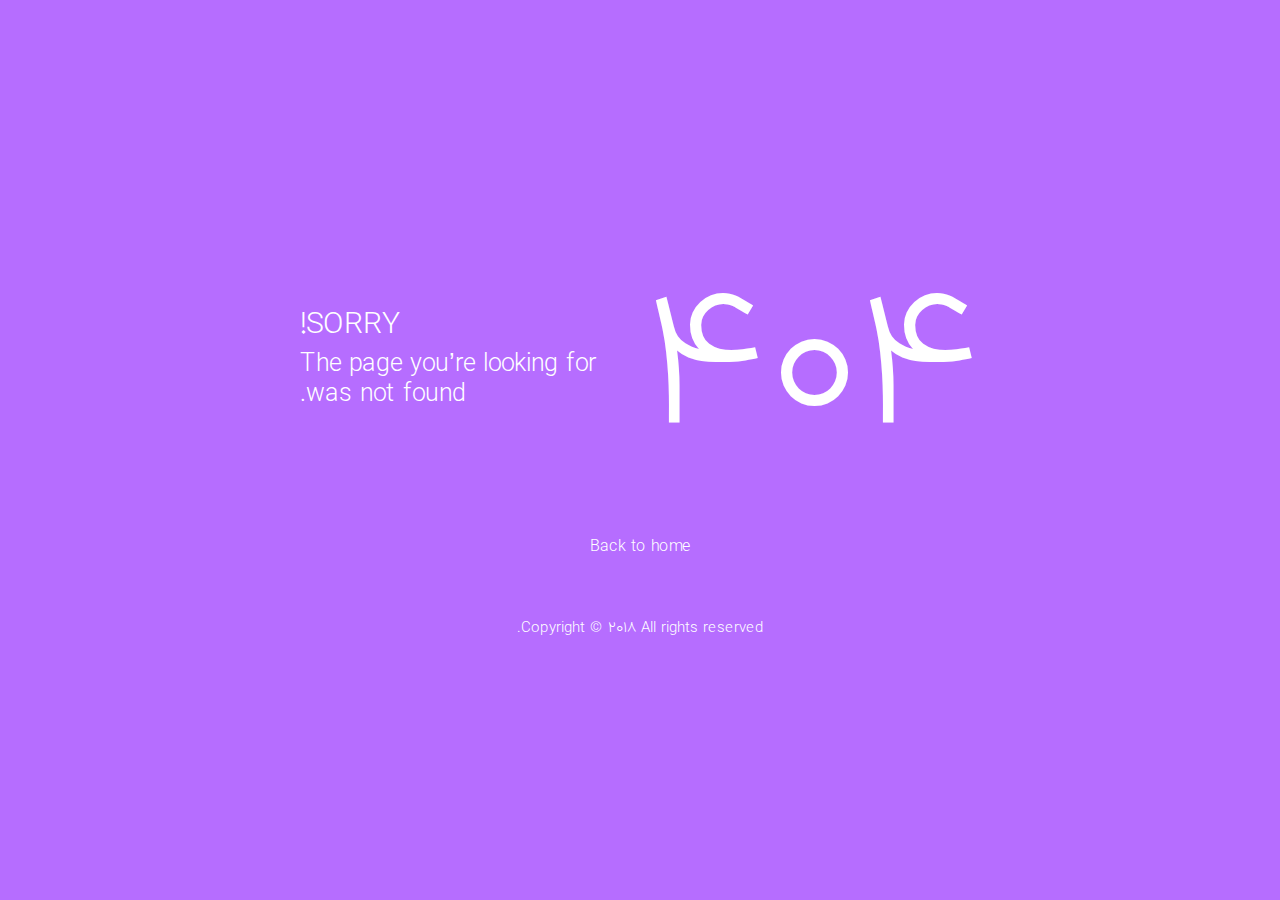
<file: pages/samples/error-404.html>
<!DOCTYPE html>
<html lang="en">
  <head>
    <!-- Required meta tags -->
    <meta charset="utf-8">
    <meta name="viewport" content="width=device-width, initial-scale=1, shrink-to-fit=no">
    <title>Purple Admin</title>
    <!-- plugins:css -->
    <link rel="stylesheet" href="../../assets/vendors/mdi/css/materialdesignicons.min.css">
    <link rel="stylesheet" href="../../assets/vendors/css/vendor.bundle.base.css">
    <!-- endinject -->
    <!-- Plugin css for this page -->
    <!-- End Plugin css for this page -->
    <!-- inject:css -->
    <!-- endinject -->
    <!-- Layout styles -->
    <link rel="stylesheet" href="../../assets/css/style.css">
    <!-- End layout styles -->
    <link rel="shortcut icon" href="../../assets/images/favicon.png" />
  </head>
  <body>
    <div class="container-scroller">
      <div class="container-fluid page-body-wrapper full-page-wrapper">
        <div class="content-wrapper d-flex align-items-center text-center error-page bg-primary">
          <div class="row flex-grow">
            <div class="col-lg-7 mx-auto text-white">
              <div class="row align-items-center d-flex flex-row">
                <div class="col-lg-6 text-lg-right pr-lg-4">
                  <h1 class="display-1 mb-0">404</h1>
                </div>
                <div class="col-lg-6 error-page-divider text-lg-left pl-lg-4">
                  <h2>SORRY!</h2>
                  <h3 class="font-weight-light">The page you’re looking for was not found.</h3>
                </div>
              </div>
              <div class="row mt-5">
                <div class="col-12 text-center mt-xl-2">
                  <a class="text-white font-weight-medium" href="../../index.html">Back to home</a>
                </div>
              </div>
              <div class="row mt-5">
                <div class="col-12 mt-xl-2">
                  <p class="text-white font-weight-medium text-center">Copyright &copy; 2018 All rights reserved.</p>
                </div>
              </div>
            </div>
          </div>
        </div>
        <!-- content-wrapper ends -->
      </div>
      <!-- page-body-wrapper ends -->
    </div>
    <!-- container-scroller -->
    <!-- plugins:js -->
    <script src="../../assets/vendors/js/vendor.bundle.base.js"></script>
    <!-- endinject -->
    <!-- Plugin js for this page -->
    <!-- End plugin js for this page -->
    <!-- inject:js -->
    <script src="../../assets/js/off-canvas.js"></script>
    <script src="../../assets/js/hoverable-collapse.js"></script>
    <script src="../../assets/js/misc.js"></script>
    <!-- endinject -->
  </body>
</html>
</file>
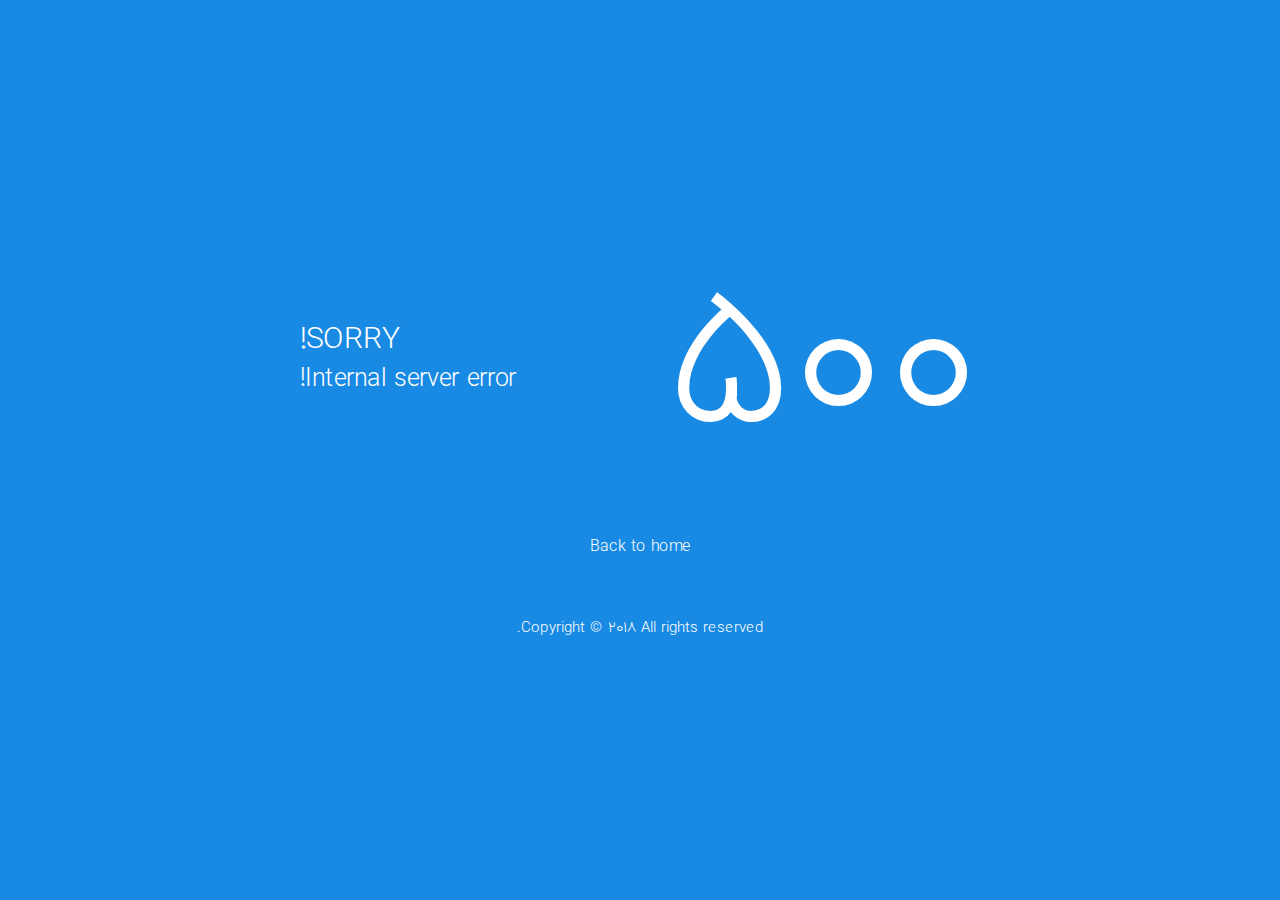
<file: pages/samples/error-500.html>
<!DOCTYPE html>
<html lang="en">
  <head>
    <!-- Required meta tags -->
    <meta charset="utf-8">
    <meta name="viewport" content="width=device-width, initial-scale=1, shrink-to-fit=no">
    <title>Purple Admin</title>
    <!-- plugins:css -->
    <link rel="stylesheet" href="../../assets/vendors/mdi/css/materialdesignicons.min.css">
    <link rel="stylesheet" href="../../assets/vendors/css/vendor.bundle.base.css">
    <!-- endinject -->
    <!-- Plugin css for this page -->
    <!-- End Plugin css for this page -->
    <!-- inject:css -->
    <!-- endinject -->
    <!-- Layout styles -->
    <link rel="stylesheet" href="../../assets/css/style.css">
    <!-- End layout styles -->
    <link rel="shortcut icon" href="../../assets/images/favicon.png" />
  </head>
  <body>
    <div class="container-scroller">
      <div class="container-fluid page-body-wrapper full-page-wrapper">
        <div class="content-wrapper d-flex align-items-center text-center error-page bg-info">
          <div class="row flex-grow">
            <div class="col-lg-7 mx-auto text-white">
              <div class="row align-items-center d-flex flex-row">
                <div class="col-lg-6 text-lg-right pr-lg-4">
                  <h1 class="display-1 mb-0">500</h1>
                </div>
                <div class="col-lg-6 error-page-divider text-lg-left pl-lg-4">
                  <h2>SORRY!</h2>
                  <h3 class="font-weight-light">Internal server error!</h3>
                </div>
              </div>
              <div class="row mt-5">
                <div class="col-12 text-center mt-xl-2">
                  <a class="text-white font-weight-medium" href="../../index.html">Back to home</a>
                </div>
              </div>
              <div class="row mt-5">
                <div class="col-12 mt-xl-2">
                  <p class="text-white font-weight-medium text-center">Copyright &copy; 2018 All rights reserved.</p>
                </div>
              </div>
            </div>
          </div>
        </div>
        <!-- content-wrapper ends -->
      </div>
      <!-- page-body-wrapper ends -->
    </div>
    <!-- container-scroller -->
    <!-- plugins:js -->
    <script src="../../assets/vendors/js/vendor.bundle.base.js"></script>
    <!-- endinject -->
    <!-- Plugin js for this page -->
    <!-- End plugin js for this page -->
    <!-- inject:js -->
    <script src="../../assets/js/off-canvas.js"></script>
    <script src="../../assets/js/hoverable-collapse.js"></script>
    <script src="../../assets/js/misc.js"></script>
    <!-- endinject -->
  </body>
</html>
</file>
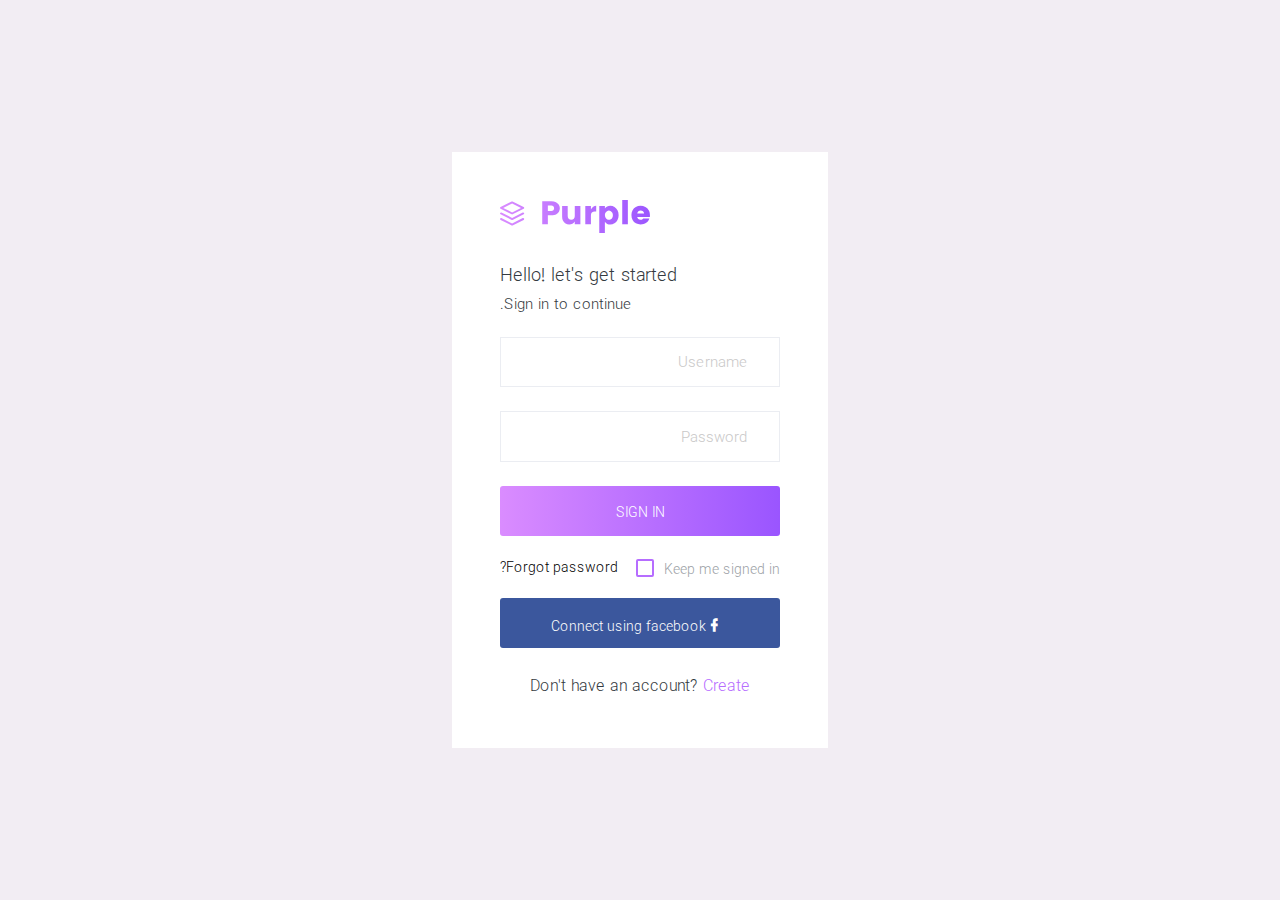
<file: pages/samples/login.html>
<!DOCTYPE html>
<html lang="en">
  <head>
    <!-- Required meta tags -->
    <meta charset="utf-8">
    <meta name="viewport" content="width=device-width, initial-scale=1, shrink-to-fit=no">
    <title>Purple Admin</title>
    <!-- plugins:css -->
    <link rel="stylesheet" href="../../assets/vendors/mdi/css/materialdesignicons.min.css">
    <link rel="stylesheet" href="../../assets/vendors/css/vendor.bundle.base.css">
    <!-- endinject -->
    <!-- Plugin css for this page -->
    <!-- End plugin css for this page -->
    <!-- inject:css -->
    <!-- endinject -->
    <!-- Layout styles -->
    <link rel="stylesheet" href="../../assets/css/style.css">
    <!-- End layout styles -->
    <link rel="shortcut icon" href="../../assets/images/favicon.png" />
  </head>
  <body>
    <div class="container-scroller">
      <div class="container-fluid page-body-wrapper full-page-wrapper">
        <div class="content-wrapper d-flex align-items-center auth">
          <div class="row flex-grow">
            <div class="col-lg-4 mx-auto">
              <div class="auth-form-light text-left p-5">
                <div class="brand-logo">
                  <img src="../../assets/images/logo.svg">
                </div>
                <h4>Hello! let's get started</h4>
                <h6 class="font-weight-light">Sign in to continue.</h6>
                <form class="pt-3">
                  <div class="form-group">
                    <input type="email" class="form-control form-control-lg" id="exampleInputEmail1" placeholder="Username">
                  </div>
                  <div class="form-group">
                    <input type="password" class="form-control form-control-lg" id="exampleInputPassword1" placeholder="Password">
                  </div>
                  <div class="mt-3">
                    <a class="btn btn-block btn-gradient-primary btn-lg font-weight-medium auth-form-btn" href="../../index.html">SIGN IN</a>
                  </div>
                  <div class="my-2 d-flex justify-content-between align-items-center">
                    <div class="form-check">
                      <label class="form-check-label text-muted">
                        <input type="checkbox" class="form-check-input"> Keep me signed in </label>
                    </div>
                    <a href="#" class="auth-link text-black">Forgot password?</a>
                  </div>
                  <div class="mb-2">
                    <button type="button" class="btn btn-block btn-facebook auth-form-btn">
                      <i class="mdi mdi-facebook mr-2"></i>Connect using facebook </button>
                  </div>
                  <div class="text-center mt-4 font-weight-light"> Don't have an account? <a href="register.html" class="text-primary">Create</a>
                  </div>
                </form>
              </div>
            </div>
          </div>
        </div>
        <!-- content-wrapper ends -->
      </div>
      <!-- page-body-wrapper ends -->
    </div>
    <!-- container-scroller -->
    <!-- plugins:js -->
    <script src="../../assets/vendors/js/vendor.bundle.base.js"></script>
    <!-- endinject -->
    <!-- Plugin js for this page -->
    <!-- End plugin js for this page -->
    <!-- inject:js -->
    <script src="../../assets/js/off-canvas.js"></script>
    <script src="../../assets/js/hoverable-collapse.js"></script>
    <script src="../../assets/js/misc.js"></script>
    <!-- endinject -->
  </body>
</html>
</file>
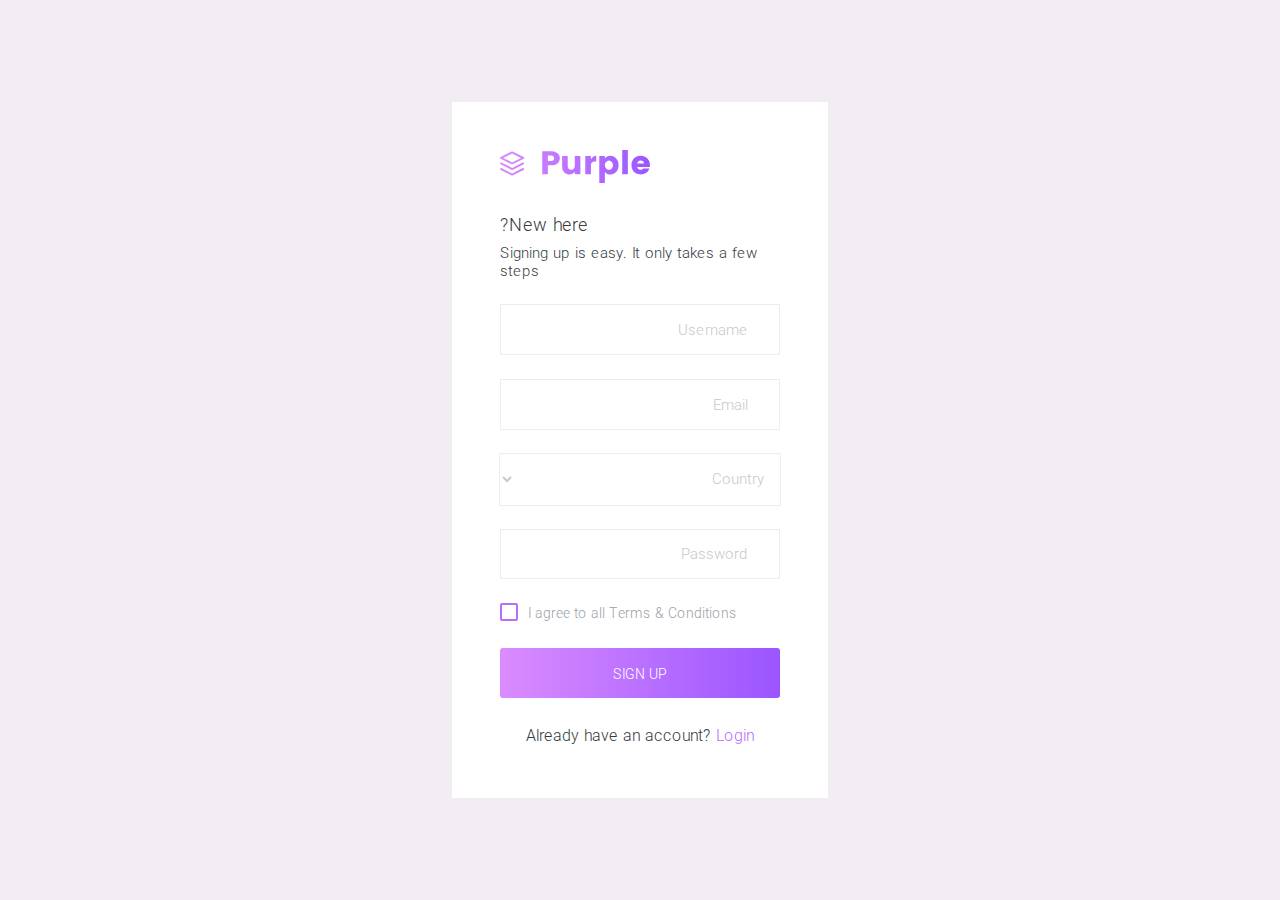
<file: pages/samples/register.html>
<!DOCTYPE html>
<html lang="en">
  <head>
    <!-- Required meta tags -->
    <meta charset="utf-8">
    <meta name="viewport" content="width=device-width, initial-scale=1, shrink-to-fit=no">
    <title>Purple Admin</title>
    <!-- plugins:css -->
    <link rel="stylesheet" href="../../assets/vendors/mdi/css/materialdesignicons.min.css">
    <link rel="stylesheet" href="../../assets/vendors/css/vendor.bundle.base.css">
    <!-- endinject -->
    <!-- Plugin css for this page -->
    <!-- End plugin css for this page -->
    <!-- inject:css -->
    <!-- endinject -->
    <!-- Layout styles -->
    <link rel="stylesheet" href="../../assets/css/style.css">
    <!-- End layout styles -->
    <link rel="shortcut icon" href="../../assets/images/favicon.png" />
  </head>
  <body>
    <div class="container-scroller">
      <div class="container-fluid page-body-wrapper full-page-wrapper">
        <div class="content-wrapper d-flex align-items-center auth">
          <div class="row flex-grow">
            <div class="col-lg-4 mx-auto">
              <div class="auth-form-light text-left p-5">
                <div class="brand-logo">
                  <img src="../../assets/images/logo.svg">
                </div>
                <h4>New here?</h4>
                <h6 class="font-weight-light">Signing up is easy. It only takes a few steps</h6>
                <form class="pt-3">
                  <div class="form-group">
                    <input type="text" class="form-control form-control-lg" id="exampleInputUsername1" placeholder="Username">
                  </div>
                  <div class="form-group">
                    <input type="email" class="form-control form-control-lg" id="exampleInputEmail1" placeholder="Email">
                  </div>
                  <div class="form-group">
                    <select class="form-control form-control-lg" id="exampleFormControlSelect2">
                      <option>Country</option>
                      <option>United States of America</option>
                      <option>United Kingdom</option>
                      <option>India</option>
                      <option>Germany</option>
                      <option>Argentina</option>
                    </select>
                  </div>
                  <div class="form-group">
                    <input type="password" class="form-control form-control-lg" id="exampleInputPassword1" placeholder="Password">
                  </div>
                  <div class="mb-4">
                    <div class="form-check">
                      <label class="form-check-label text-muted">
                        <input type="checkbox" class="form-check-input"> I agree to all Terms & Conditions </label>
                    </div>
                  </div>
                  <div class="mt-3">
                    <a class="btn btn-block btn-gradient-primary btn-lg font-weight-medium auth-form-btn" href="../../index.html">SIGN UP</a>
                  </div>
                  <div class="text-center mt-4 font-weight-light"> Already have an account? <a href="login.html" class="text-primary">Login</a>
                  </div>
                </form>
              </div>
            </div>
          </div>
        </div>
        <!-- content-wrapper ends -->
      </div>
      <!-- page-body-wrapper ends -->
    </div>
    <!-- container-scroller -->
    <!-- plugins:js -->
    <script src="../../assets/vendors/js/vendor.bundle.base.js"></script>
    <!-- endinject -->
    <!-- Plugin js for this page -->
    <!-- End plugin js for this page -->
    <!-- inject:js -->
    <script src="../../assets/js/off-canvas.js"></script>
    <script src="../../assets/js/hoverable-collapse.js"></script>
    <script src="../../assets/js/misc.js"></script>
    <!-- endinject -->
  </body>
</html>
</file>
<file: assets/vendors/css/vendor.bundle.base.css>
/*
 * Container style
 */
.ps {
  overflow: hidden !important;
  overflow-anchor: none;
  -ms-overflow-style: none;
  touch-action: auto;
  -ms-touch-action: auto;
}

/*
 * Scrollbar rail styles
 */
.ps__rail-x {
  display: none;
  opacity: 0;
  transition: background-color .2s linear, opacity .2s linear;
  -webkit-transition: background-color .2s linear, opacity .2s linear;
  height: 15px;
  /* there must be 'bottom' or 'top' for ps__rail-x */
  bottom: 0px;
  /* please don't change 'position' */
  position: absolute;
}

.ps__rail-y {
  display: none;
  opacity: 0;
  transition: background-color .2s linear, opacity .2s linear;
  -webkit-transition: background-color .2s linear, opacity .2s linear;
  width: 15px;
  /* there must be 'right' or 'left' for ps__rail-y */
  right: 0;
  /* please don't change 'position' */
  position: absolute;
}

.ps--active-x > .ps__rail-x,
.ps--active-y > .ps__rail-y {
  display: block;
  background-color: transparent;
}

.ps:hover > .ps__rail-x,
.ps:hover > .ps__rail-y,
.ps--focus > .ps__rail-x,
.ps--focus > .ps__rail-y,
.ps--scrolling-x > .ps__rail-x,
.ps--scrolling-y > .ps__rail-y {
  opacity: 0.6;
}

.ps .ps__rail-x:hover,
.ps .ps__rail-y:hover,
.ps .ps__rail-x:focus,
.ps .ps__rail-y:focus,
.ps .ps__rail-x.ps--clicking,
.ps .ps__rail-y.ps--clicking {
  background-color: #eee;
  opacity: 0.9;
}

/*
 * Scrollbar thumb styles
 */
.ps__thumb-x {
  background-color: #aaa;
  border-radius: 6px;
  transition: background-color .2s linear, height .2s ease-in-out;
  -webkit-transition: background-color .2s linear, height .2s ease-in-out;
  height: 6px;
  /* there must be 'bottom' for ps__thumb-x */
  bottom: 2px;
  /* please don't change 'position' */
  position: absolute;
}

.ps__thumb-y {
  background-color: #aaa;
  border-radius: 6px;
  transition: background-color .2s linear, width .2s ease-in-out;
  -webkit-transition: background-color .2s linear, width .2s ease-in-out;
  width: 6px;
  /* there must be 'right' for ps__thumb-y */
  right: 2px;
  /* please don't change 'position' */
  position: absolute;
}

.ps__rail-x:hover > .ps__thumb-x,
.ps__rail-x:focus > .ps__thumb-x,
.ps__rail-x.ps--clicking .ps__thumb-x {
  background-color: #999;
  height: 11px;
}

.ps__rail-y:hover > .ps__thumb-y,
.ps__rail-y:focus > .ps__thumb-y,
.ps__rail-y.ps--clicking .ps__thumb-y {
  background-color: #999;
  width: 11px;
}

/* MS supports */
@supports (-ms-overflow-style: none) {
  .ps {
    overflow: auto !important;
  }
}

@media screen and (-ms-high-contrast: active), (-ms-high-contrast: none) {
  .ps {
    overflow: auto !important;
  }
}
</file>
<file: assets/css/style.css>
/*-------------------------------------------------------------------
  ===== Table of Contents =====

  * Bootstrap functions
  * Template variables
  * SCSS Compass Functions
  * Boostrap Main SCSS
  * Template mixins
    + Animation Mixins
    + Background Mixins
    + Badge Mixins
    + Button Mixins
    + Miscellaneous Mixins
    + BlockQuote Mixins
    + Cards Mixins
    + Color Functions Mixins
    + Tooltips
    + popovers
  * Core Styles
    + Reset Styles
    + Fonts
    + Functions
    + Backgrounds
    + Typography
    + Miscellaneous
    + Footer
    + Layouts
    + Utilities
    + Demo styles
  * Components
    + Badges
    + Boostrap Progress
    + Buttons
    + Breadcrumbs
    + Cards
    + Checkboxes and Radios
    + Dropdowns
    + Forms
    + Icons
    + Preview
    + Tables
    + Todo List
  * Landing screens
    + Auth
-------------------------------------------------------------------*/
/*-------------------------------------------------------------------*/
/* === Import Bootstrap functions and variables === */
/*-------------------------------------------------------------------*/
/* === Import template variables === */
/*-------------------------------------------------------------------*/
/* === SCSS Compass Functions === */

@-webkit-keyframes flash {
  0% {
    opacity: 1;
  }

  25% {
    opacity: 0;
  }

  50% {
    opacity: 1;
  }

  75% {
    opacity: 0;
  }

  100% {
    opacity: 1;
  }
}

@keyframes flash {
  0% {
    opacity: 1;
  }

  25% {
    opacity: 0;
  }

  50% {
    opacity: 1;
  }

  75% {
    opacity: 0;
  }

  100% {
    opacity: 1;
  }
}

@-webkit-keyframes bounce {
  0% {
    -webkit-transform: translateY(0);
    transform: translateY(0);
  }

  20% {
    -webkit-transform: translateY(0);
    transform: translateY(0);
  }

  40% {
    -webkit-transform: translateY(-30px);
    transform: translateY(-30px);
  }

  50% {
    -webkit-transform: translateY(0);
    transform: translateY(0);
  }

  60% {
    -webkit-transform: translateY(-15px);
    transform: translateY(-15px);
  }

  80% {
    -webkit-transform: translateY(0);
    transform: translateY(0);
  }

  100% {
    -webkit-transform: translateY(0);
    transform: translateY(0);
  }
}

@keyframes bounce {
  0% {
    -webkit-transform: translateY(0);
    transform: translateY(0);
  }

  20% {
    -webkit-transform: translateY(0);
    transform: translateY(0);
  }

  40% {
    -webkit-transform: translateY(-30px);
    transform: translateY(-30px);
  }

  50% {
    -webkit-transform: translateY(0);
    transform: translateY(0);
  }

  60% {
    -webkit-transform: translateY(-15px);
    transform: translateY(-15px);
  }

  80% {
    -webkit-transform: translateY(0);
    transform: translateY(0);
  }

  100% {
    -webkit-transform: translateY(0);
    transform: translateY(0);
  }
}

@-webkit-keyframes shake {
  0% {
    -webkit-transform: translateX(0);
    transform: translateX(0);
  }

  10% {
    -webkit-transform: translateX(-10px);
    transform: translateX(-10px);
  }

  20% {
    -webkit-transform: translateX(10px);
    transform: translateX(10px);
  }

  30% {
    -webkit-transform: translateX(-10px);
    transform: translateX(-10px);
  }

  40% {
    -webkit-transform: translateX(10px);
    transform: translateX(10px);
  }

  50% {
    -webkit-transform: translateX(-10px);
    transform: translateX(-10px);
  }

  60% {
    -webkit-transform: translateX(10px);
    transform: translateX(10px);
  }

  70% {
    -webkit-transform: translateX(-10px);
    transform: translateX(-10px);
  }

  80% {
    -webkit-transform: translateX(10px);
    transform: translateX(10px);
  }

  90% {
    -webkit-transform: translateX(-10px);
    transform: translateX(-10px);
  }

  100% {
    -webkit-transform: translateX(0);
    transform: translateX(0);
  }
}

@keyframes shake {
  0% {
    -webkit-transform: translateX(0);
    transform: translateX(0);
  }

  10% {
    -webkit-transform: translateX(-10px);
    transform: translateX(-10px);
  }

  20% {
    -webkit-transform: translateX(10px);
    transform: translateX(10px);
  }

  30% {
    -webkit-transform: translateX(-10px);
    transform: translateX(-10px);
  }

  40% {
    -webkit-transform: translateX(10px);
    transform: translateX(10px);
  }

  50% {
    -webkit-transform: translateX(-10px);
    transform: translateX(-10px);
  }

  60% {
    -webkit-transform: translateX(10px);
    transform: translateX(10px);
  }

  70% {
    -webkit-transform: translateX(-10px);
    transform: translateX(-10px);
  }

  80% {
    -webkit-transform: translateX(10px);
    transform: translateX(10px);
  }

  90% {
    -webkit-transform: translateX(-10px);
    transform: translateX(-10px);
  }

  100% {
    -webkit-transform: translateX(0);
    transform: translateX(0);
  }
}

@-webkit-keyframes tada {
  0% {
    -webkit-transform: scale(1, 1);
    transform: scale(1, 1);
  }

  10% {
    -webkit-transform: scale(0.9) rotate(-3deg);
    transform: scale(0.9) rotate(-3deg);
  }

  20% {
    -webkit-transform: scale(0.9) rotate(-3deg);
    transform: scale(0.9) rotate(-3deg);
  }

  30% {
    -webkit-transform: scale(1.1) rotate(3deg);
    transform: scale(1.1) rotate(3deg);
  }

  40% {
    -webkit-transform: scale(1.1) rotate(-3deg);
    transform: scale(1.1) rotate(-3deg);
  }

  50% {
    -webkit-transform: scale(1.1) rotate(3deg);
    transform: scale(1.1) rotate(3deg);
  }

  60% {
    -webkit-transform: scale(1.1) rotate(-3deg);
    transform: scale(1.1) rotate(-3deg);
  }

  70% {
    -webkit-transform: scale(1.1) rotate(3deg);
    transform: scale(1.1) rotate(3deg);
  }

  80% {
    -webkit-transform: scale(1.1) rotate(-3deg);
    transform: scale(1.1) rotate(-3deg);
  }

  90% {
    -webkit-transform: scale(1.1) rotate(3deg);
    transform: scale(1.1) rotate(3deg);
  }

  100% {
    -webkit-transform: scale(1) rotate(0);
    transform: scale(1) rotate(0);
  }
}

@keyframes tada {
  0% {
    -webkit-transform: scale(1, 1);
    transform: scale(1, 1);
  }

  10% {
    -webkit-transform: scale(0.9) rotate(-3deg);
    transform: scale(0.9) rotate(-3deg);
  }

  20% {
    -webkit-transform: scale(0.9) rotate(-3deg);
    transform: scale(0.9) rotate(-3deg);
  }

  30% {
    -webkit-transform: scale(1.1) rotate(3deg);
    transform: scale(1.1) rotate(3deg);
  }

  40% {
    -webkit-transform: scale(1.1) rotate(-3deg);
    transform: scale(1.1) rotate(-3deg);
  }

  50% {
    -webkit-transform: scale(1.1) rotate(3deg);
    transform: scale(1.1) rotate(3deg);
  }

  60% {
    -webkit-transform: scale(1.1) rotate(-3deg);
    transform: scale(1.1) rotate(-3deg);
  }

  70% {
    -webkit-transform: scale(1.1) rotate(3deg);
    transform: scale(1.1) rotate(3deg);
  }

  80% {
    -webkit-transform: scale(1.1) rotate(-3deg);
    transform: scale(1.1) rotate(-3deg);
  }

  90% {
    -webkit-transform: scale(1.1) rotate(3deg);
    transform: scale(1.1) rotate(3deg);
  }

  100% {
    -webkit-transform: scale(1) rotate(0);
    transform: scale(1) rotate(0);
  }
}

@-webkit-keyframes swing {

  20%,
  40%,
  60%,
  80%,
  100% {
    -webkit-transform-origin: top center 50%;
    transform-origin: top center 50%;
  }

  20% {
    -webkit-transform: rotate(15deg);
    transform: rotate(15deg);
  }

  40% {
    -webkit-transform: rotate(-10deg);
    transform: rotate(-10deg);
  }

  60% {
    -webkit-transform: rotate(5deg);
    transform: rotate(5deg);
  }

  80% {
    -webkit-transform: rotate(-5deg);
    transform: rotate(-5deg);
  }

  100% {
    -webkit-transform: rotate(0deg);
    transform: rotate(0deg);
  }
}

@keyframes swing {

  20%,
  40%,
  60%,
  80%,
  100% {
    -webkit-transform-origin: top center 50%;
    transform-origin: top center 50%;
  }

  20% {
    -webkit-transform: rotate(15deg);
    transform: rotate(15deg);
  }

  40% {
    -webkit-transform: rotate(-10deg);
    transform: rotate(-10deg);
  }

  60% {
    -webkit-transform: rotate(5deg);
    transform: rotate(5deg);
  }

  80% {
    -webkit-transform: rotate(-5deg);
    transform: rotate(-5deg);
  }

  100% {
    -webkit-transform: rotate(0deg);
    transform: rotate(0deg);
  }
}

@-webkit-keyframes wobble {
  0% {
    -webkit-transform: translateX(0%);
    transform: translateX(0%);
  }

  15% {
    -webkit-transform: translateX(-25%) rotate(-5deg);
    transform: translateX(-25%) rotate(-5deg);
  }

  30% {
    -webkit-transform: translateX(20%) rotate(3deg);
    transform: translateX(20%) rotate(3deg);
  }

  45% {
    -webkit-transform: translateX(-15%) rotate(-3deg);
    transform: translateX(-15%) rotate(-3deg);
  }

  60% {
    -webkit-transform: translateX(10%) rotate(2deg);
    transform: translateX(10%) rotate(2deg);
  }

  75% {
    -webkit-transform: translateX(-5%) rotate(-1deg);
    transform: translateX(-5%) rotate(-1deg);
  }

  100% {
    -webkit-transform: translateX(0%);
    transform: translateX(0%);
  }
}

@keyframes wobble {
  0% {
    -webkit-transform: translateX(0%);
    transform: translateX(0%);
  }

  15% {
    -webkit-transform: translateX(-25%) rotate(-5deg);
    transform: translateX(-25%) rotate(-5deg);
  }

  30% {
    -webkit-transform: translateX(20%) rotate(3deg);
    transform: translateX(20%) rotate(3deg);
  }

  45% {
    -webkit-transform: translateX(-15%) rotate(-3deg);
    transform: translateX(-15%) rotate(-3deg);
  }

  60% {
    -webkit-transform: translateX(10%) rotate(2deg);
    transform: translateX(10%) rotate(2deg);
  }

  75% {
    -webkit-transform: translateX(-5%) rotate(-1deg);
    transform: translateX(-5%) rotate(-1deg);
  }

  100% {
    -webkit-transform: translateX(0%);
    transform: translateX(0%);
  }
}

@-webkit-keyframes pulse {
  0% {
    -webkit-transform: scale(1, 1);
    transform: scale(1, 1);
  }

  50% {
    -webkit-transform: scale(1.1, 1.1);
    transform: scale(1.1, 1.1);
  }

  100% {
    -webkit-transform: scale(1, 1);
    transform: scale(1, 1);
  }
}

@keyframes pulse {
  0% {
    -webkit-transform: scale(1, 1);
    transform: scale(1, 1);
  }

  50% {
    -webkit-transform: scale(1.1, 1.1);
    transform: scale(1.1, 1.1);
  }

  100% {
    -webkit-transform: scale(1, 1);
    transform: scale(1, 1);
  }
}

@-webkit-keyframes wiggle {
  0% {
    -webkit-transform: skewX(9deg);
    transform: skewX(9deg);
  }

  10% {
    -webkit-transform: skewX(-8deg);
    transform: skewX(-8deg);
  }

  20% {
    -webkit-transform: skewX(7deg);
    transform: skewX(7deg);
  }

  30% {
    -webkit-transform: skewX(-6deg);
    transform: skewX(-6deg);
  }

  40% {
    -webkit-transform: skewX(5deg);
    transform: skewX(5deg);
  }

  50% {
    -webkit-transform: skewX(-4deg);
    transform: skewX(-4deg);
  }

  60% {
    -webkit-transform: skewX(3deg);
    transform: skewX(3deg);
  }

  70% {
    -webkit-transform: skewX(-2deg);
    transform: skewX(-2deg);
  }

  80% {
    -webkit-transform: skewX(1deg);
    transform: skewX(1deg);
  }

  90% {
    -webkit-transform: skewX(0deg);
    transform: skewX(0deg);
  }

  100% {
    -webkit-transform: skewX(0deg);
    transform: skewX(0deg);
  }
}

@keyframes wiggle {
  0% {
    -webkit-transform: skewX(9deg);
    transform: skewX(9deg);
  }

  10% {
    -webkit-transform: skewX(-8deg);
    transform: skewX(-8deg);
  }

  20% {
    -webkit-transform: skewX(7deg);
    transform: skewX(7deg);
  }

  30% {
    -webkit-transform: skewX(-6deg);
    transform: skewX(-6deg);
  }

  40% {
    -webkit-transform: skewX(5deg);
    transform: skewX(5deg);
  }

  50% {
    -webkit-transform: skewX(-4deg);
    transform: skewX(-4deg);
  }

  60% {
    -webkit-transform: skewX(3deg);
    transform: skewX(3deg);
  }

  70% {
    -webkit-transform: skewX(-2deg);
    transform: skewX(-2deg);
  }

  80% {
    -webkit-transform: skewX(1deg);
    transform: skewX(1deg);
  }

  90% {
    -webkit-transform: skewX(0deg);
    transform: skewX(0deg);
  }

  100% {
    -webkit-transform: skewX(0deg);
    transform: skewX(0deg);
  }
}

@-webkit-keyframes bounceOut {
  0% {
    -webkit-transform: scale(1, 1);
    transform: scale(1, 1);
  }

  25% {
    -webkit-transform: scale(0.95, 0.95);
    transform: scale(0.95, 0.95);
  }

  50% {
    opacity: 1;
    -webkit-transform: scale(1.1, 1.1);
    transform: scale(1.1, 1.1);
  }

  100% {
    opacity: 0;
    -webkit-transform: scale(0.3, 0.3);
    transform: scale(0.3, 0.3);
  }
}

@keyframes bounceOut {
  0% {
    -webkit-transform: scale(1, 1);
    transform: scale(1, 1);
  }

  25% {
    -webkit-transform: scale(0.95, 0.95);
    transform: scale(0.95, 0.95);
  }

  50% {
    opacity: 1;
    -webkit-transform: scale(1.1, 1.1);
    transform: scale(1.1, 1.1);
  }

  100% {
    opacity: 0;
    -webkit-transform: scale(0.3, 0.3);
    transform: scale(0.3, 0.3);
  }
}

@-webkit-keyframes bounceOutUp {
  0% {
    -webkit-transform: translateY(0);
    transform: translateY(0);
  }

  20% {
    opacity: 1;
    -webkit-transform: translateY(20px);
    transform: translateY(20px);
  }

  100% {
    opacity: 0;
    -webkit-transform: translateY(-2000px);
    transform: translateY(-2000px);
  }
}

@keyframes bounceOutUp {
  0% {
    -webkit-transform: translateY(0);
    transform: translateY(0);
  }

  20% {
    opacity: 1;
    -webkit-transform: translateY(20px);
    transform: translateY(20px);
  }

  100% {
    opacity: 0;
    -webkit-transform: translateY(-2000px);
    transform: translateY(-2000px);
  }
}

@-webkit-keyframes bounceOutDown {
  0% {
    -webkit-transform: translateY(0);
    transform: translateY(0);
  }

  20% {
    opacity: 1;
    -webkit-transform: translateY(-20px);
    transform: translateY(-20px);
  }

  100% {
    opacity: 0;
    -webkit-transform: translateY(2000px);
    transform: translateY(2000px);
  }
}

@keyframes bounceOutDown {
  0% {
    -webkit-transform: translateY(0);
    transform: translateY(0);
  }

  20% {
    opacity: 1;
    -webkit-transform: translateY(-20px);
    transform: translateY(-20px);
  }

  100% {
    opacity: 0;
    -webkit-transform: translateY(2000px);
    transform: translateY(2000px);
  }
}

@-webkit-keyframes bounceOutLeft {
  0% {
    -webkit-transform: translateX(0);
    transform: translateX(0);
  }

  20% {
    opacity: 1;
    -webkit-transform: translateX(20px);
    transform: translateX(20px);
  }

  100% {
    opacity: 0;
    -webkit-transform: translateX(-2000px);
    transform: translateX(-2000px);
  }
}

@keyframes bounceOutLeft {
  0% {
    -webkit-transform: translateX(0);
    transform: translateX(0);
  }

  20% {
    opacity: 1;
    -webkit-transform: translateX(20px);
    transform: translateX(20px);
  }

  100% {
    opacity: 0;
    -webkit-transform: translateX(-2000px);
    transform: translateX(-2000px);
  }
}

@-webkit-keyframes bounceOutRight {
  0% {
    -webkit-transform: translateX(0);
    transform: translateX(0);
  }

  20% {
    opacity: 1;
    -webkit-transform: translateX(-20px);
    transform: translateX(-20px);
  }

  100% {
    opacity: 0;
    -webkit-transform: translateX(2000px);
    transform: translateX(2000px);
  }
}

@keyframes bounceOutRight {
  0% {
    -webkit-transform: translateX(0);
    transform: translateX(0);
  }

  20% {
    opacity: 1;
    -webkit-transform: translateX(-20px);
    transform: translateX(-20px);
  }

  100% {
    opacity: 0;
    -webkit-transform: translateX(2000px);
    transform: translateX(2000px);
  }
}

@-webkit-keyframes bounceIn {
  0% {
    opacity: 0;
    -webkit-transform: scale(0.3, 0.3);
    transform: scale(0.3, 0.3);
  }

  50% {
    opacity: 1;
    -webkit-transform: scale(1.05, 1.05);
    transform: scale(1.05, 1.05);
  }

  70% {
    -webkit-transform: scale(0.9, 0.9);
    transform: scale(0.9, 0.9);
  }

  100% {
    -webkit-transform: scale(1, 1);
    transform: scale(1, 1);
  }
}

@keyframes bounceIn {
  0% {
    opacity: 0;
    -webkit-transform: scale(0.3, 0.3);
    transform: scale(0.3, 0.3);
  }

  50% {
    opacity: 1;
    -webkit-transform: scale(1.05, 1.05);
    transform: scale(1.05, 1.05);
  }

  70% {
    -webkit-transform: scale(0.9, 0.9);
    transform: scale(0.9, 0.9);
  }

  100% {
    -webkit-transform: scale(1, 1);
    transform: scale(1, 1);
  }
}

@-webkit-keyframes bounceInDown {
  0% {
    opacity: 0;
    -webkit-transform: translateY(-2000px);
    transform: translateY(-2000px);
  }

  60% {
    opacity: 1;
    -webkit-transform: translateY(30px);
    transform: translateY(30px);
  }

  80% {
    -webkit-transform: translateY(-10px);
    transform: translateY(-10px);
  }

  100% {
    -webkit-transform: translateY(0);
    transform: translateY(0);
  }
}

@keyframes bounceInDown {
  0% {
    opacity: 0;
    -webkit-transform: translateY(-2000px);
    transform: translateY(-2000px);
  }

  60% {
    opacity: 1;
    -webkit-transform: translateY(30px);
    transform: translateY(30px);
  }

  80% {
    -webkit-transform: translateY(-10px);
    transform: translateY(-10px);
  }

  100% {
    -webkit-transform: translateY(0);
    transform: translateY(0);
  }
}

@-webkit-keyframes bounceInUp {
  0% {
    opacity: 0;
    -webkit-transform: translateY(2000px);
    transform: translateY(2000px);
  }

  60% {
    opacity: 1;
    -webkit-transform: translateY(-30px);
    transform: translateY(-30px);
  }

  80% {
    -webkit-transform: translateY(10px);
    transform: translateY(10px);
  }

  100% {
    -webkit-transform: translateY(0);
    transform: translateY(0);
  }
}

@keyframes bounceInUp {
  0% {
    opacity: 0;
    -webkit-transform: translateY(2000px);
    transform: translateY(2000px);
  }

  60% {
    opacity: 1;
    -webkit-transform: translateY(-30px);
    transform: translateY(-30px);
  }

  80% {
    -webkit-transform: translateY(10px);
    transform: translateY(10px);
  }

  100% {
    -webkit-transform: translateY(0);
    transform: translateY(0);
  }
}

@-webkit-keyframes bounceInRight {
  0% {
    opacity: 0;
    -webkit-transform: translateX(2000px);
    transform: translateX(2000px);
  }

  60% {
    opacity: 1;
    -webkit-transform: translateX(-30px);
    transform: translateX(-30px);
  }

  80% {
    -webkit-transform: translateX(10px);
    transform: translateX(10px);
  }

  100% {
    -webkit-transform: translateX(0);
    transform: translateX(0);
  }
}

@keyframes bounceInRight {
  0% {
    opacity: 0;
    -webkit-transform: translateX(2000px);
    transform: translateX(2000px);
  }

  60% {
    opacity: 1;
    -webkit-transform: translateX(-30px);
    transform: translateX(-30px);
  }

  80% {
    -webkit-transform: translateX(10px);
    transform: translateX(10px);
  }

  100% {
    -webkit-transform: translateX(0);
    transform: translateX(0);
  }
}

@-webkit-keyframes bounceInLeft {
  0% {
    opacity: 0;
    -webkit-transform: translateX(-2000px);
    transform: translateX(-2000px);
  }

  60% {
    opacity: 1;
    -webkit-transform: translateX(30px);
    transform: translateX(30px);
  }

  80% {
    -webkit-transform: translateX(-10px);
    transform: translateX(-10px);
  }

  100% {
    -webkit-transform: translateX(0);
    transform: translateX(0);
  }
}

@keyframes bounceInLeft {
  0% {
    opacity: 0;
    -webkit-transform: translateX(-2000px);
    transform: translateX(-2000px);
  }

  60% {
    opacity: 1;
    -webkit-transform: translateX(30px);
    transform: translateX(30px);
  }

  80% {
    -webkit-transform: translateX(-10px);
    transform: translateX(-10px);
  }

  100% {
    -webkit-transform: translateX(0);
    transform: translateX(0);
  }
}

@-webkit-keyframes fadeOut {
  0% {
    opacity: 1;
  }

  100% {
    opacity: 0;
  }
}

@keyframes fadeOut {
  0% {
    opacity: 1;
  }

  100% {
    opacity: 0;
  }
}

@-webkit-keyframes fadeOutUp {
  0% {
    -webkit-transform: translateY(0);
    transform: translateY(0);
    opacity: 1;
  }

  100% {
    -webkit-transform: translateY(-20px);
    transform: translateY(-20px);
    opacity: 0;
  }
}

@keyframes fadeOutUp {
  0% {
    -webkit-transform: translateY(0);
    transform: translateY(0);
    opacity: 1;
  }

  100% {
    -webkit-transform: translateY(-20px);
    transform: translateY(-20px);
    opacity: 0;
  }
}

@-webkit-keyframes fadeOutDown {
  0% {
    -webkit-transform: translateY(0);
    transform: translateY(0);
    opacity: 1;
  }

  100% {
    -webkit-transform: translateY(20px);
    transform: translateY(20px);
    opacity: 0;
  }
}

@keyframes fadeOutDown {
  0% {
    -webkit-transform: translateY(0);
    transform: translateY(0);
    opacity: 1;
  }

  100% {
    -webkit-transform: translateY(20px);
    transform: translateY(20px);
    opacity: 0;
  }
}

@-webkit-keyframes fadeOutRight {
  0% {
    -webkit-transform: translateX(0);
    transform: translateX(0);
    opacity: 1;
  }

  100% {
    -webkit-transform: translateX(20px);
    transform: translateX(20px);
    opacity: 0;
  }
}

@keyframes fadeOutRight {
  0% {
    -webkit-transform: translateX(0);
    transform: translateX(0);
    opacity: 1;
  }

  100% {
    -webkit-transform: translateX(20px);
    transform: translateX(20px);
    opacity: 0;
  }
}

@-webkit-keyframes fadeOutLeft {
  0% {
    -webkit-transform: translateX(0);
    transform: translateX(0);
    opacity: 1;
  }

  100% {
    -webkit-transform: translateX(-20px);
    transform: translateX(-20px);
    opacity: 0;
  }
}

@keyframes fadeOutLeft {
  0% {
    -webkit-transform: translateX(0);
    transform: translateX(0);
    opacity: 1;
  }

  100% {
    -webkit-transform: translateX(-20px);
    transform: translateX(-20px);
    opacity: 0;
  }
}

@-webkit-keyframes fadeOutUpBig {
  0% {
    -webkit-transform: translateY(0);
    transform: translateY(0);
    opacity: 1;
  }

  100% {
    -webkit-transform: translateY(-2000px);
    transform: translateY(-2000px);
    opacity: 0;
  }
}

@keyframes fadeOutUpBig {
  0% {
    -webkit-transform: translateY(0);
    transform: translateY(0);
    opacity: 1;
  }

  100% {
    -webkit-transform: translateY(-2000px);
    transform: translateY(-2000px);
    opacity: 0;
  }
}

@-webkit-keyframes fadeOutDownBig {
  0% {
    opacity: 1;
    -webkit-transform: translateY(0);
    transform: translateY(0);
  }

  100% {
    opacity: 0;
    -webkit-transform: translateY(2000px);
    transform: translateY(2000px);
  }
}

@keyframes fadeOutDownBig {
  0% {
    opacity: 1;
    -webkit-transform: translateY(0);
    transform: translateY(0);
  }

  100% {
    opacity: 0;
    -webkit-transform: translateY(2000px);
    transform: translateY(2000px);
  }
}

@-webkit-keyframes fadeOutRightBig {
  0% {
    opacity: 1;
    -webkit-transform: translateX(0);
    transform: translateX(0);
  }

  100% {
    opacity: 0;
    -webkit-transform: translateX(2000px);
    transform: translateX(2000px);
  }
}

@keyframes fadeOutRightBig {
  0% {
    opacity: 1;
    -webkit-transform: translateX(0);
    transform: translateX(0);
  }

  100% {
    opacity: 0;
    -webkit-transform: translateX(2000px);
    transform: translateX(2000px);
  }
}

@-webkit-keyframes fadeOutLeftBig {
  0% {
    opacity: 1;
    -webkit-transform: translateX(0);
    transform: translateX(0);
  }

  100% {
    opacity: 0;
    -webkit-transform: translateX(-2000px);
    transform: translateX(-2000px);
  }
}

@keyframes fadeOutLeftBig {
  0% {
    opacity: 1;
    -webkit-transform: translateX(0);
    transform: translateX(0);
  }

  100% {
    opacity: 0;
    -webkit-transform: translateX(-2000px);
    transform: translateX(-2000px);
  }
}

@-webkit-keyframes fadeIn {
  0% {
    opacity: 0;
  }

  100% {
    opacity: 1;
  }
}

@keyframes fadeIn {
  0% {
    opacity: 0;
  }

  100% {
    opacity: 1;
  }
}

@-webkit-keyframes fadeInUp {
  0% {
    -webkit-transform: translateY(20px);
    transform: translateY(20px);
    opacity: 0;
  }

  100% {
    -webkit-transform: translateY(0);
    transform: translateY(0);
    opacity: 1;
  }
}

@keyframes fadeInUp {
  0% {
    -webkit-transform: translateY(20px);
    transform: translateY(20px);
    opacity: 0;
  }

  100% {
    -webkit-transform: translateY(0);
    transform: translateY(0);
    opacity: 1;
  }
}

@-webkit-keyframes fadeInDown {
  0% {
    -webkit-transform: translateY(-20px);
    transform: translateY(-20px);
    opacity: 0;
  }

  100% {
    -webkit-transform: translateY(0);
    transform: translateY(0);
    opacity: 1;
  }
}

@keyframes fadeInDown {
  0% {
    -webkit-transform: translateY(-20px);
    transform: translateY(-20px);
    opacity: 0;
  }

  100% {
    -webkit-transform: translateY(0);
    transform: translateY(0);
    opacity: 1;
  }
}

@-webkit-keyframes fadeInRight {
  0% {
    -webkit-transform: translateX(20px);
    transform: translateX(20px);
    opacity: 0;
  }

  100% {
    -webkit-transform: translateX(0);
    transform: translateX(0);
    opacity: 1;
  }
}

@keyframes fadeInRight {
  0% {
    -webkit-transform: translateX(20px);
    transform: translateX(20px);
    opacity: 0;
  }

  100% {
    -webkit-transform: translateX(0);
    transform: translateX(0);
    opacity: 1;
  }
}

@-webkit-keyframes fadeInLeft {
  0% {
    -webkit-transform: translateX(-20px);
    transform: translateX(-20px);
    opacity: 0;
  }

  100% {
    -webkit-transform: translateX(0);
    transform: translateX(0);
    opacity: 1;
  }
}

@keyframes fadeInLeft {
  0% {
    -webkit-transform: translateX(-20px);
    transform: translateX(-20px);
    opacity: 0;
  }

  100% {
    -webkit-transform: translateX(0);
    transform: translateX(0);
    opacity: 1;
  }
}

@-webkit-keyframes fadeInUpBig {
  0% {
    -webkit-transform: translateY(2000px);
    transform: translateY(2000px);
    opacity: 0;
  }

  100% {
    -webkit-transform: translateY(0);
    transform: translateY(0);
    opacity: 1;
  }
}

@keyframes fadeInUpBig {
  0% {
    -webkit-transform: translateY(2000px);
    transform: translateY(2000px);
    opacity: 0;
  }

  100% {
    -webkit-transform: translateY(0);
    transform: translateY(0);
    opacity: 1;
  }
}

@-webkit-keyframes fadeInDownBig {
  0% {
    opacity: 0;
    -webkit-transform: translateY(-2000px);
    transform: translateY(-2000px);
  }

  100% {
    opacity: 1;
    -webkit-transform: translateY(0);
    transform: translateY(0);
  }
}

@keyframes fadeInDownBig {
  0% {
    opacity: 0;
    -webkit-transform: translateY(-2000px);
    transform: translateY(-2000px);
  }

  100% {
    opacity: 1;
    -webkit-transform: translateY(0);
    transform: translateY(0);
  }
}

@-webkit-keyframes fadeInRightBig {
  0% {
    opacity: 0;
    -webkit-transform: translateX(2000px);
    transform: translateX(2000px);
  }

  100% {
    opacity: 1;
    -webkit-transform: translateX(0);
    transform: translateX(0);
  }
}

@keyframes fadeInRightBig {
  0% {
    opacity: 0;
    -webkit-transform: translateX(2000px);
    transform: translateX(2000px);
  }

  100% {
    opacity: 1;
    -webkit-transform: translateX(0);
    transform: translateX(0);
  }
}

@-webkit-keyframes fadeInLeftBig {
  0% {
    opacity: 0;
    -webkit-transform: translateX(-2000px);
    transform: translateX(-2000px);
  }

  100% {
    opacity: 1;
    -webkit-transform: translateX(0);
    transform: translateX(0);
  }
}

@keyframes fadeInLeftBig {
  0% {
    opacity: 0;
    -webkit-transform: translateX(-2000px);
    transform: translateX(-2000px);
  }

  100% {
    opacity: 1;
    -webkit-transform: translateX(0);
    transform: translateX(0);
  }
}

@-webkit-keyframes flip {
  0% {
    -webkit-transform: perspective(400px) rotateY(0);
    transform: perspective(400px) rotateY(0);
    -webkit-animation-timing-function: ease-out;
    animation-timing-function: ease-out;
  }

  40% {
    -webkit-transform: perspective(400px) translateZ(150px) rotateY(170deg);
    transform: perspective(400px) translateZ(150px) rotateY(170deg);
    -webkit-animation-timing-function: ease-out;
    animation-timing-function: ease-out;
  }

  50% {
    -webkit-transform: perspective(400px) translateZ(150px) rotateY(190deg) scale(1);
    transform: perspective(400px) translateZ(150px) rotateY(190deg) scale(1);
    -webkit-animation-timing-function: ease-in;
    animation-timing-function: ease-in;
  }

  80% {
    -webkit-transform: perspective(400px) rotateY(360deg) scale(0.95);
    transform: perspective(400px) rotateY(360deg) scale(0.95);
    -webkit-animation-timing-function: ease-in;
    animation-timing-function: ease-in;
  }

  100% {
    -webkit-transform: perspective(400px) scale(1);
    transform: perspective(400px) scale(1);
    -webkit-animation-timing-function: ease-in;
    animation-timing-function: ease-in;
  }
}

@keyframes flip {
  0% {
    -webkit-transform: perspective(400px) rotateY(0);
    transform: perspective(400px) rotateY(0);
    -webkit-animation-timing-function: ease-out;
    animation-timing-function: ease-out;
  }

  40% {
    -webkit-transform: perspective(400px) translateZ(150px) rotateY(170deg);
    transform: perspective(400px) translateZ(150px) rotateY(170deg);
    -webkit-animation-timing-function: ease-out;
    animation-timing-function: ease-out;
  }

  50% {
    -webkit-transform: perspective(400px) translateZ(150px) rotateY(190deg) scale(1);
    transform: perspective(400px) translateZ(150px) rotateY(190deg) scale(1);
    -webkit-animation-timing-function: ease-in;
    animation-timing-function: ease-in;
  }

  80% {
    -webkit-transform: perspective(400px) rotateY(360deg) scale(0.95);
    transform: perspective(400px) rotateY(360deg) scale(0.95);
    -webkit-animation-timing-function: ease-in;
    animation-timing-function: ease-in;
  }

  100% {
    -webkit-transform: perspective(400px) scale(1);
    transform: perspective(400px) scale(1);
    -webkit-animation-timing-function: ease-in;
    animation-timing-function: ease-in;
  }
}

@-webkit-keyframes flipInX {
  0% {
    -webkit-transform: perspective(400px) rotateX(90deg);
    transform: perspective(400px) rotateX(90deg);
    filter: progid:DXImageTransform.Microsoft.Alpha(Opacity=0);
    opacity: 0;
  }

  40% {
    -webkit-transform: perspective(400px) rotateX(-10deg);
    transform: perspective(400px) rotateX(-10deg);
  }

  70% {
    -webkit-transform: perspective(400px) rotateX(10deg);
    transform: perspective(400px) rotateX(10deg);
  }

  100% {
    -webkit-transform: perspective(400px) rotateX(0deg);
    transform: perspective(400px) rotateX(0deg);
    filter: progid:DXImageTransform.Microsoft.Alpha(Opacity=100);
    opacity: 1;
  }
}

@keyframes flipInX {
  0% {
    -webkit-transform: perspective(400px) rotateX(90deg);
    transform: perspective(400px) rotateX(90deg);
    filter: progid:DXImageTransform.Microsoft.Alpha(Opacity=0);
    opacity: 0;
  }

  40% {
    -webkit-transform: perspective(400px) rotateX(-10deg);
    transform: perspective(400px) rotateX(-10deg);
  }

  70% {
    -webkit-transform: perspective(400px) rotateX(10deg);
    transform: perspective(400px) rotateX(10deg);
  }

  100% {
    -webkit-transform: perspective(400px) rotateX(0deg);
    transform: perspective(400px) rotateX(0deg);
    filter: progid:DXImageTransform.Microsoft.Alpha(Opacity=100);
    opacity: 1;
  }
}

@-webkit-keyframes flipOutX {
  0% {
    -webkit-transform: perspective(400px) rotateX(0deg);
    transform: perspective(400px) rotateX(0deg);
    filter: progid:DXImageTransform.Microsoft.Alpha(Opacity=100);
    opacity: 1;
  }

  100% {
    -webkit-transform: perspective(400px) rotateX(90deg);
    transform: perspective(400px) rotateX(90deg);
    filter: progid:DXImageTransform.Microsoft.Alpha(Opacity=0);
    opacity: 0;
  }
}

@keyframes flipOutX {
  0% {
    -webkit-transform: perspective(400px) rotateX(0deg);
    transform: perspective(400px) rotateX(0deg);
    filter: progid:DXImageTransform.Microsoft.Alpha(Opacity=100);
    opacity: 1;
  }

  100% {
    -webkit-transform: perspective(400px) rotateX(90deg);
    transform: perspective(400px) rotateX(90deg);
    filter: progid:DXImageTransform.Microsoft.Alpha(Opacity=0);
    opacity: 0;
  }
}

@-webkit-keyframes flipInY {
  0% {
    -webkit-transform: perspective(400px) rotateY(90deg);
    transform: perspective(400px) rotateY(90deg);
    filter: progid:DXImageTransform.Microsoft.Alpha(Opacity=0);
    opacity: 0;
  }

  40% {
    -webkit-transform: perspective(400px) rotateY(-10deg);
    transform: perspective(400px) rotateY(-10deg);
  }

  70% {
    -webkit-transform: perspective(400px) rotateY(10deg);
    transform: perspective(400px) rotateY(10deg);
  }

  100% {
    -webkit-transform: perspective(400px) rotateY(0deg);
    transform: perspective(400px) rotateY(0deg);
    filter: progid:DXImageTransform.Microsoft.Alpha(Opacity=100);
    opacity: 1;
  }
}

@keyframes flipInY {
  0% {
    -webkit-transform: perspective(400px) rotateY(90deg);
    transform: perspective(400px) rotateY(90deg);
    filter: progid:DXImageTransform.Microsoft.Alpha(Opacity=0);
    opacity: 0;
  }

  40% {
    -webkit-transform: perspective(400px) rotateY(-10deg);
    transform: perspective(400px) rotateY(-10deg);
  }

  70% {
    -webkit-transform: perspective(400px) rotateY(10deg);
    transform: perspective(400px) rotateY(10deg);
  }

  100% {
    -webkit-transform: perspective(400px) rotateY(0deg);
    transform: perspective(400px) rotateY(0deg);
    filter: progid:DXImageTransform.Microsoft.Alpha(Opacity=100);
    opacity: 1;
  }
}

@-webkit-keyframes flipOutY {
  0% {
    -webkit-transform: perspective(400px) rotateY(0deg);
    transform: perspective(400px) rotateY(0deg);
    filter: progid:DXImageTransform.Microsoft.Alpha(Opacity=100);
    opacity: 1;
  }

  100% {
    -webkit-transform: perspective(400px) rotateY(90deg);
    transform: perspective(400px) rotateY(90deg);
    filter: progid:DXImageTransform.Microsoft.Alpha(Opacity=0);
    opacity: 0;
  }
}

@keyframes flipOutY {
  0% {
    -webkit-transform: perspective(400px) rotateY(0deg);
    transform: perspective(400px) rotateY(0deg);
    filter: progid:DXImageTransform.Microsoft.Alpha(Opacity=100);
    opacity: 1;
  }

  100% {
    -webkit-transform: perspective(400px) rotateY(90deg);
    transform: perspective(400px) rotateY(90deg);
    filter: progid:DXImageTransform.Microsoft.Alpha(Opacity=0);
    opacity: 0;
  }
}

@-webkit-keyframes lightSpeedIn {
  0% {
    -webkit-transform: translateX(100%) skewX(-30deg);
    transform: translateX(100%) skewX(-30deg);
    filter: progid:DXImageTransform.Microsoft.Alpha(Opacity=0);
    opacity: 0;
  }

  60% {
    -webkit-transform: translateX(-20%) skewX(30deg);
    transform: translateX(-20%) skewX(30deg);
    filter: progid:DXImageTransform.Microsoft.Alpha(Opacity=100);
    opacity: 1;
  }

  80% {
    -webkit-transform: translateX(0%) skewX(-15deg);
    transform: translateX(0%) skewX(-15deg);
    filter: progid:DXImageTransform.Microsoft.Alpha(Opacity=100);
    opacity: 1;
  }

  100% {
    -webkit-transform: translateX(0%) skewX(0deg);
    transform: translateX(0%) skewX(0deg);
    filter: progid:DXImageTransform.Microsoft.Alpha(Opacity=100);
    opacity: 1;
  }
}

@keyframes lightSpeedIn {
  0% {
    -webkit-transform: translateX(100%) skewX(-30deg);
    transform: translateX(100%) skewX(-30deg);
    filter: progid:DXImageTransform.Microsoft.Alpha(Opacity=0);
    opacity: 0;
  }

  60% {
    -webkit-transform: translateX(-20%) skewX(30deg);
    transform: translateX(-20%) skewX(30deg);
    filter: progid:DXImageTransform.Microsoft.Alpha(Opacity=100);
    opacity: 1;
  }

  80% {
    -webkit-transform: translateX(0%) skewX(-15deg);
    transform: translateX(0%) skewX(-15deg);
    filter: progid:DXImageTransform.Microsoft.Alpha(Opacity=100);
    opacity: 1;
  }

  100% {
    -webkit-transform: translateX(0%) skewX(0deg);
    transform: translateX(0%) skewX(0deg);
    filter: progid:DXImageTransform.Microsoft.Alpha(Opacity=100);
    opacity: 1;
  }
}

@-webkit-keyframes lightSpeedOut {
  0% {
    -webkit-transform: translateX(0%) skewX(0deg);
    transform: translateX(0%) skewX(0deg);
    filter: progid:DXImageTransform.Microsoft.Alpha(Opacity=100);
    opacity: 1;
  }

  100% {
    -webkit-transform: translateX(100%) skewX(-30deg);
    transform: translateX(100%) skewX(-30deg);
    filter: progid:DXImageTransform.Microsoft.Alpha(Opacity=0);
    opacity: 0;
  }
}

@keyframes lightSpeedOut {
  0% {
    -webkit-transform: translateX(0%) skewX(0deg);
    transform: translateX(0%) skewX(0deg);
    filter: progid:DXImageTransform.Microsoft.Alpha(Opacity=100);
    opacity: 1;
  }

  100% {
    -webkit-transform: translateX(100%) skewX(-30deg);
    transform: translateX(100%) skewX(-30deg);
    filter: progid:DXImageTransform.Microsoft.Alpha(Opacity=0);
    opacity: 0;
  }
}

@-webkit-keyframes rotateOut {
  0% {
    -webkit-transform-origin: center center 50%;
    transform-origin: center center 50%;
    -webkit-transform: rotate(0);
    transform: rotate(0);
    opacity: 1;
  }

  100% {
    -webkit-transform-origin: center center 50%;
    transform-origin: center center 50%;
    -webkit-transform: rotate(200deg);
    transform: rotate(200deg);
    opacity: 0;
  }
}

@keyframes rotateOut {
  0% {
    -webkit-transform-origin: center center 50%;
    transform-origin: center center 50%;
    -webkit-transform: rotate(0);
    transform: rotate(0);
    opacity: 1;
  }

  100% {
    -webkit-transform-origin: center center 50%;
    transform-origin: center center 50%;
    -webkit-transform: rotate(200deg);
    transform: rotate(200deg);
    opacity: 0;
  }
}

@-webkit-keyframes rotateOutDownLeft {
  0% {
    -webkit-transform-origin: left bottom 50%;
    transform-origin: left bottom 50%;
    -webkit-transform: rotate(0);
    transform: rotate(0);
    opacity: 1;
  }

  100% {
    -webkit-transform-origin: left bottom 50%;
    transform-origin: left bottom 50%;
    -webkit-transform: rotate(90deg);
    transform: rotate(90deg);
    opacity: 0;
  }
}

@keyframes rotateOutDownLeft {
  0% {
    -webkit-transform-origin: left bottom 50%;
    transform-origin: left bottom 50%;
    -webkit-transform: rotate(0);
    transform: rotate(0);
    opacity: 1;
  }

  100% {
    -webkit-transform-origin: left bottom 50%;
    transform-origin: left bottom 50%;
    -webkit-transform: rotate(90deg);
    transform: rotate(90deg);
    opacity: 0;
  }
}

@-webkit-keyframes rotateOutUpLeft {
  0% {
    -webkit-transform-origin: left bottom 50%;
    transform-origin: left bottom 50%;
    -webkit-transform: rotate(0);
    transform: rotate(0);
    opacity: 1;
  }

  100% {
    -webkit-transform-origin: left bottom 50%;
    transform-origin: left bottom 50%;
    -webkit-transform: rotate(-90deg);
    transform: rotate(-90deg);
    opacity: 0;
  }
}

@keyframes rotateOutUpLeft {
  0% {
    -webkit-transform-origin: left bottom 50%;
    transform-origin: left bottom 50%;
    -webkit-transform: rotate(0);
    transform: rotate(0);
    opacity: 1;
  }

  100% {
    -webkit-transform-origin: left bottom 50%;
    transform-origin: left bottom 50%;
    -webkit-transform: rotate(-90deg);
    transform: rotate(-90deg);
    opacity: 0;
  }
}

@-webkit-keyframes rotateOutDownRight {
  0% {
    -webkit-transform-origin: right bottom 50%;
    transform-origin: right bottom 50%;
    -webkit-transform: rotate(0);
    transform: rotate(0);
    opacity: 1;
  }

  100% {
    -webkit-transform-origin: right bottom 50%;
    transform-origin: right bottom 50%;
    -webkit-transform: rotate(-90deg);
    transform: rotate(-90deg);
    opacity: 0;
  }
}

@keyframes rotateOutDownRight {
  0% {
    -webkit-transform-origin: right bottom 50%;
    transform-origin: right bottom 50%;
    -webkit-transform: rotate(0);
    transform: rotate(0);
    opacity: 1;
  }

  100% {
    -webkit-transform-origin: right bottom 50%;
    transform-origin: right bottom 50%;
    -webkit-transform: rotate(-90deg);
    transform: rotate(-90deg);
    opacity: 0;
  }
}

@-webkit-keyframes rotateOutUpRight {
  0% {
    -webkit-transform-origin: right bottom 50%;
    transform-origin: right bottom 50%;
    -webkit-transform: rotate(0);
    transform: rotate(0);
    opacity: 1;
  }

  100% {
    -webkit-transform-origin: right bottom 50%;
    transform-origin: right bottom 50%;
    -webkit-transform: rotate(90deg);
    transform: rotate(90deg);
    opacity: 0;
  }
}

@keyframes rotateOutUpRight {
  0% {
    -webkit-transform-origin: right bottom 50%;
    transform-origin: right bottom 50%;
    -webkit-transform: rotate(0);
    transform: rotate(0);
    opacity: 1;
  }

  100% {
    -webkit-transform-origin: right bottom 50%;
    transform-origin: right bottom 50%;
    -webkit-transform: rotate(90deg);
    transform: rotate(90deg);
    opacity: 0;
  }
}

@-webkit-keyframes rotateIn {
  0% {
    -webkit-transform-origin: center center 50%;
    transform-origin: center center 50%;
    -webkit-transform: rotate(-200deg);
    transform: rotate(-200deg);
    opacity: 0;
  }

  100% {
    -webkit-transform-origin: center center 50%;
    transform-origin: center center 50%;
    -webkit-transform: rotate(0);
    transform: rotate(0);
    opacity: 1;
  }
}

@keyframes rotateIn {
  0% {
    -webkit-transform-origin: center center 50%;
    transform-origin: center center 50%;
    -webkit-transform: rotate(-200deg);
    transform: rotate(-200deg);
    opacity: 0;
  }

  100% {
    -webkit-transform-origin: center center 50%;
    transform-origin: center center 50%;
    -webkit-transform: rotate(0);
    transform: rotate(0);
    opacity: 1;
  }
}

@-webkit-keyframes rotateInDownLeft {
  0% {
    -webkit-transform-origin: left bottom 50%;
    transform-origin: left bottom 50%;
    -webkit-transform: rotate(-90deg);
    transform: rotate(-90deg);
    opacity: 0;
  }

  100% {
    -webkit-transform-origin: left bottom 50%;
    transform-origin: left bottom 50%;
    -webkit-transform: rotate(0);
    transform: rotate(0);
    opacity: 1;
  }
}

@keyframes rotateInDownLeft {
  0% {
    -webkit-transform-origin: left bottom 50%;
    transform-origin: left bottom 50%;
    -webkit-transform: rotate(-90deg);
    transform: rotate(-90deg);
    opacity: 0;
  }

  100% {
    -webkit-transform-origin: left bottom 50%;
    transform-origin: left bottom 50%;
    -webkit-transform: rotate(0);
    transform: rotate(0);
    opacity: 1;
  }
}

@-webkit-keyframes rotateInUpLeft {
  0% {
    -webkit-transform-origin: left bottom 50%;
    transform-origin: left bottom 50%;
    -webkit-transform: rotate(90deg);
    transform: rotate(90deg);
    opacity: 0;
  }

  100% {
    -webkit-transform-origin: left bottom 50%;
    transform-origin: left bottom 50%;
    -webkit-transform: rotate(0);
    transform: rotate(0);
    opacity: 1;
  }
}

@keyframes rotateInUpLeft {
  0% {
    -webkit-transform-origin: left bottom 50%;
    transform-origin: left bottom 50%;
    -webkit-transform: rotate(90deg);
    transform: rotate(90deg);
    opacity: 0;
  }

  100% {
    -webkit-transform-origin: left bottom 50%;
    transform-origin: left bottom 50%;
    -webkit-transform: rotate(0);
    transform: rotate(0);
    opacity: 1;
  }
}

@-webkit-keyframes rotateInUpRight {
  0% {
    -webkit-transform-origin: right bottom 50%;
    transform-origin: right bottom 50%;
    -webkit-transform: rotate(-90deg);
    transform: rotate(-90deg);
    opacity: 0;
  }

  100% {
    -webkit-transform-origin: right bottom 50%;
    transform-origin: right bottom 50%;
    -webkit-transform: rotate(0);
    transform: rotate(0);
    opacity: 1;
  }
}

@keyframes rotateInUpRight {
  0% {
    -webkit-transform-origin: right bottom 50%;
    transform-origin: right bottom 50%;
    -webkit-transform: rotate(-90deg);
    transform: rotate(-90deg);
    opacity: 0;
  }

  100% {
    -webkit-transform-origin: right bottom 50%;
    transform-origin: right bottom 50%;
    -webkit-transform: rotate(0);
    transform: rotate(0);
    opacity: 1;
  }
}

@-webkit-keyframes rotateInDownRight {
  0% {
    -webkit-transform-origin: right bottom 50%;
    transform-origin: right bottom 50%;
    -webkit-transform: rotate(90deg);
    transform: rotate(90deg);
    opacity: 0;
  }

  100% {
    -webkit-transform-origin: right bottom 50%;
    transform-origin: right bottom 50%;
    -webkit-transform: rotate(0);
    transform: rotate(0);
    opacity: 1;
  }
}

@keyframes rotateInDownRight {
  0% {
    -webkit-transform-origin: right bottom 50%;
    transform-origin: right bottom 50%;
    -webkit-transform: rotate(90deg);
    transform: rotate(90deg);
    opacity: 0;
  }

  100% {
    -webkit-transform-origin: right bottom 50%;
    transform-origin: right bottom 50%;
    -webkit-transform: rotate(0);
    transform: rotate(0);
    opacity: 1;
  }
}

@-webkit-keyframes hinge {
  0% {
    -webkit-transform: rotate(0);
    transform: rotate(0);
    -webkit-transform-origin: top left 50%;
    transform-origin: top left 50%;
    -webkit-animation-timing-function: ease-in-out;
    animation-timing-function: ease-in-out;
  }

  20%,
  60% {
    -webkit-transform: rotate(80deg);
    transform: rotate(80deg);
    -webkit-transform-origin: top left 50%;
    transform-origin: top left 50%;
    -webkit-animation-timing-function: ease-in-out;
    animation-timing-function: ease-in-out;
  }

  40% {
    -webkit-transform: rotate(60deg);
    transform: rotate(60deg);
    -webkit-transform-origin: top left 50%;
    transform-origin: top left 50%;
    -webkit-animation-timing-function: ease-in-out;
    animation-timing-function: ease-in-out;
  }

  80% {
    -webkit-transform: rotate(60deg) translateY(0);
    transform: rotate(60deg) translateY(0);
    filter: progid:DXImageTransform.Microsoft.Alpha(Opacity=100);
    opacity: 1;
    -webkit-transform-origin: top left 50%;
    transform-origin: top left 50%;
    -webkit-animation-timing-function: ease-in-out;
    animation-timing-function: ease-in-out;
  }

  100% {
    -webkit-transform: translateY(700px);
    transform: translateY(700px);
    filter: progid:DXImageTransform.Microsoft.Alpha(Opacity=0);
    opacity: 0;
  }
}

@keyframes hinge {
  0% {
    -webkit-transform: rotate(0);
    transform: rotate(0);
    -webkit-transform-origin: top left 50%;
    transform-origin: top left 50%;
    -webkit-animation-timing-function: ease-in-out;
    animation-timing-function: ease-in-out;
  }

  20%,
  60% {
    -webkit-transform: rotate(80deg);
    transform: rotate(80deg);
    -webkit-transform-origin: top left 50%;
    transform-origin: top left 50%;
    -webkit-animation-timing-function: ease-in-out;
    animation-timing-function: ease-in-out;
  }

  40% {
    -webkit-transform: rotate(60deg);
    transform: rotate(60deg);
    -webkit-transform-origin: top left 50%;
    transform-origin: top left 50%;
    -webkit-animation-timing-function: ease-in-out;
    animation-timing-function: ease-in-out;
  }

  80% {
    -webkit-transform: rotate(60deg) translateY(0);
    transform: rotate(60deg) translateY(0);
    filter: progid:DXImageTransform.Microsoft.Alpha(Opacity=100);
    opacity: 1;
    -webkit-transform-origin: top left 50%;
    transform-origin: top left 50%;
    -webkit-animation-timing-function: ease-in-out;
    animation-timing-function: ease-in-out;
  }

  100% {
    -webkit-transform: translateY(700px);
    transform: translateY(700px);
    filter: progid:DXImageTransform.Microsoft.Alpha(Opacity=0);
    opacity: 0;
  }
}

@-webkit-keyframes rollIn {
  0% {
    filter: progid:DXImageTransform.Microsoft.Alpha(Opacity=0);
    opacity: 0;
    -webkit-transform: translateX(-100%) rotate(-120deg);
    transform: translateX(-100%) rotate(-120deg);
  }

  100% {
    filter: progid:DXImageTransform.Microsoft.Alpha(Opacity=100);
    opacity: 1;
    -webkit-transform: translateX(0px) rotate(0deg);
    transform: translateX(0px) rotate(0deg);
  }
}

@keyframes rollIn {
  0% {
    filter: progid:DXImageTransform.Microsoft.Alpha(Opacity=0);
    opacity: 0;
    -webkit-transform: translateX(-100%) rotate(-120deg);
    transform: translateX(-100%) rotate(-120deg);
  }

  100% {
    filter: progid:DXImageTransform.Microsoft.Alpha(Opacity=100);
    opacity: 1;
    -webkit-transform: translateX(0px) rotate(0deg);
    transform: translateX(0px) rotate(0deg);
  }
}

@-webkit-keyframes rollOut {
  0% {
    filter: progid:DXImageTransform.Microsoft.Alpha(Opacity=100);
    opacity: 1;
    -webkit-transform: translateX(0px) rotate(0deg);
    transform: translateX(0px) rotate(0deg);
  }

  100% {
    filter: progid:DXImageTransform.Microsoft.Alpha(Opacity=0);
    opacity: 0;
    -webkit-transform: translateX(-100%) rotate(-120deg);
    transform: translateX(-100%) rotate(-120deg);
  }
}

@keyframes rollOut {
  0% {
    filter: progid:DXImageTransform.Microsoft.Alpha(Opacity=100);
    opacity: 1;
    -webkit-transform: translateX(0px) rotate(0deg);
    transform: translateX(0px) rotate(0deg);
  }

  100% {
    filter: progid:DXImageTransform.Microsoft.Alpha(Opacity=0);
    opacity: 0;
    -webkit-transform: translateX(-100%) rotate(-120deg);
    transform: translateX(-100%) rotate(-120deg);
  }
}

/*-------------------------------------------------------------------*/
/* === Boostrap Main SCSS === */
/*!
 * Bootstrap v4.3.1 (https://getbootstrap.com/)
 * Copyright 2011-2019 The Bootstrap Authors
 * Copyright 2011-2019 Twitter, Inc.
 * Licensed under MIT (https://github.com/twbs/bootstrap/blob/master/LICENSE)
 */
:root {
  --blue: #5E50F9;
  --indigo: #6610f2;
  --purple: #6a008a;
  --pink: #E91E63;
  --red: #f96868;
  --orange: #f2a654;
  --yellow: #f6e84e;
  --green: #46c35f;
  --teal: #58d8a3;
  --cyan: #57c7d4;
  --white: #ffffff;
  --gray: #6c757d;
  --gray-dark: #0f1531;
  --blue: #5E50F9;
  --indigo: #6610f2;
  --purple: #6a008a;
  --pink: #E91E63;
  --red: #f96868;
  --orange: #f2a654;
  --yellow: #f6e84e;
  --green: #46c35f;
  --teal: #58d8a3;
  --cyan: #57c7d4;
  --white: #ffffff;
  --gray: #434a54;
  --gray-light: #aab2bd;
  --gray-lighter: #e8eff4;
  --gray-lightest: #e6e9ed;
  --black: #000000;
  --primary: #b66dff;
  --secondary: #c3bdbd;
  --success: #1bcfb4;
  --info: #198ae3;
  --warning: #fed713;
  --danger: #fe7c96;
  --light: #f8f9fa;
  --dark: #3e4b5b;
  --breakpoint-xs: 0;
  --breakpoint-sm: 576px;
  --breakpoint-md: 768px;
  --breakpoint-lg: 992px;
  --breakpoint-xl: 1200px;
  --font-family-sans-serif: -apple-system, BlinkMacSystemFont, "Segoe UI", Roboto, "Helvetica Neue", Arial, "Noto Sans", sans-serif, "Apple Color Emoji", "Segoe UI Emoji", "Segoe UI Symbol", "Noto Color Emoji";
  --font-family-monospace: SFMono-Regular, Menlo, Monaco, Consolas, "Liberation Mono", "Courier New", monospace;
}

*,
*::before,
*::after {
  -webkit-box-sizing: border-box;
  box-sizing: border-box;
}

html {
  font-family: sans-serif;
  line-height: 1.15;
  -webkit-text-size-adjust: 100%;
  -webkit-tap-highlight-color: rgba(0, 0, 0, 0);
}

article,
aside,
figcaption,
figure,
footer,
header,
hgroup,
main,
nav,
section {
  display: block;
}

body {
  margin: 0;
  font-family: 'IranYekanLight', sans-serif;
  font-size: 1rem;
  font-weight: 400;
  line-height: 1.5;
  color: #343a40;
  text-align: left;
  background-color: #fff;
  direction: rtl;
}

[tabindex="-1"]:focus {
  outline: 0 !important;
}

hr {
  -webkit-box-sizing: content-box;
  box-sizing: content-box;
  height: 0;
  overflow: visible;
}

h1,
h2,
h3,
h4,
h5,
h6 {
  margin-top: 0;
  margin-bottom: 0.5rem;
}

p {
  margin-top: 0;
  margin-bottom: 1rem;
}

abbr[title],
abbr[data-original-title] {
  text-decoration: underline;
  -webkit-text-decoration: underline dotted;
  text-decoration: underline dotted;
  cursor: help;
  border-bottom: 0;
  -webkit-text-decoration-skip-ink: none;
  text-decoration-skip-ink: none;
}

address {
  margin-bottom: 1rem;
  font-style: normal;
  line-height: inherit;
}

ol,
ul,
dl {
  margin-top: 0;
  margin-bottom: 1rem;
}

ol ol,
ul ul,
ol ul,
ul ol {
  margin-bottom: 0;
}

dt {
  font-weight: 700;
}

dd {
  margin-bottom: .5rem;
  margin-left: 0;
}

blockquote {
  margin: 0 0 1rem;
}

b,
strong {
  font-weight: bolder;
}

small {
  font-size: 80%;
}

sub,
sup {
  position: relative;
  font-size: 75%;
  line-height: 0;
  vertical-align: baseline;
}

sub {
  bottom: -.25em;
}

sup {
  top: -.5em;
}

a {
  color: #007bff;
  text-decoration: none;
  background-color: transparent;
}

a:hover {
  color: #0056b3;
  text-decoration: underline;
}

a:not([href]):not([tabindex]) {
  color: inherit;
  text-decoration: none;
}

a:not([href]):not([tabindex]):hover,
a:not([href]):not([tabindex]):focus {
  color: inherit;
  text-decoration: none;
}

a:not([href]):not([tabindex]):focus {
  outline: 0;
}

pre,
code,
kbd,
samp {
  font-family: SFMono-Regular, Menlo, Monaco, Consolas, "Liberation Mono", "Courier New", monospace;
  font-size: 1em;
}

pre {
  margin-top: 0;
  margin-bottom: 1rem;
  overflow: auto;
}

figure {
  margin: 0 0 1rem;
}

img {
  vertical-align: middle;
  border-style: none;
}

svg {
  overflow: hidden;
  vertical-align: middle;
}

table {
  border-collapse: collapse;
}

caption {
  padding-top: 0.9375rem;
  padding-bottom: 0.9375rem;
  color: #6c757d;
  text-align: left;
  caption-side: bottom;
}

th {
  text-align: inherit;
}

label {
  display: inline-block;
  margin-bottom: 0.5rem;
}

button {
  border-radius: 0;
}

button:focus {
  outline: 1px dotted;
  outline: 5px auto -webkit-focus-ring-color;
}

input,
button,
select,
optgroup,
textarea {
  margin: 0;
  font-family: inherit;
  font-size: inherit;
  line-height: inherit;
}

button,
input {
  overflow: visible;
}

button,
select {
  text-transform: none;
}

select {
  word-wrap: normal;
}

button,
[type="button"],
[type="reset"],
[type="submit"] {
  -webkit-appearance: button;
}

button:not(:disabled),
[type="button"]:not(:disabled),
[type="reset"]:not(:disabled),
[type="submit"]:not(:disabled) {
  cursor: pointer;
}

button::-moz-focus-inner,
[type="button"]::-moz-focus-inner,
[type="reset"]::-moz-focus-inner,
[type="submit"]::-moz-focus-inner {
  padding: 0;
  border-style: none;
}

input[type="radio"],
input[type="checkbox"] {
  -webkit-box-sizing: border-box;
  box-sizing: border-box;
  padding: 0;
}

input[type="date"],
input[type="time"],
input[type="datetime-local"],
input[type="month"] {
  -webkit-appearance: listbox;
}

textarea {
  overflow: auto;
  resize: vertical;
}

fieldset {
  min-width: 0;
  padding: 0;
  margin: 0;
  border: 0;
}

legend {
  display: block;
  width: 100%;
  max-width: 100%;
  padding: 0;
  margin-bottom: .5rem;
  font-size: 1.5rem;
  line-height: inherit;
  color: inherit;
  white-space: normal;
}

progress {
  vertical-align: baseline;
}

[type="number"]::-webkit-inner-spin-button,
[type="number"]::-webkit-outer-spin-button {
  height: auto;
}

[type="search"] {
  outline-offset: -2px;
  -webkit-appearance: none;
}

[type="search"]::-webkit-search-decoration {
  -webkit-appearance: none;
}

::-webkit-file-upload-button {
  font: inherit;
  -webkit-appearance: button;
}

output {
  display: inline-block;
}

summary {
  display: list-item;
  cursor: pointer;
}

template {
  display: none;
}

[hidden] {
  display: none !important;
}

h1,
h2,
h3,
h4,
h5,
h6,
.h1,
.h2,
.h3,
.h4,
.h5,
.h6 {
  margin-bottom: 0.5rem;
  font-weight: 500;
  line-height: 1.2;
}

h1,
.h1 {
  font-size: 2.5rem;
}

h2,
.h2 {
  font-size: 2rem;
}

h3,
.h3 {
  font-size: 1.75rem;
}

h4,
.h4 {
  font-size: 1.5rem;
}

h5,
.h5 {
  font-size: 1.25rem;
}

h6,
.h6 {
  font-size: 1rem;
}

.lead {
  font-size: 1.25rem;
  font-weight: 300;
}

.display-1 {
  font-size: 6rem;
  font-weight: 300;
  line-height: 1.2;
}

.display-2 {
  font-size: 5.5rem;
  font-weight: 300;
  line-height: 1.2;
}

.display-3 {
  font-size: 4.5rem;
  font-weight: 300;
  line-height: 1.2;
}

.display-4 {
  font-size: 3.5rem;
  font-weight: 300;
  line-height: 1.2;
}

hr {
  margin-top: 1rem;
  margin-bottom: 1rem;
  border: 0;
  border-top: 1px solid rgba(0, 0, 0, 0.1);
}

small,
.small {
  font-size: 80%;
  font-weight: 400;
}

mark,
.mark {
  padding: 0.2em;
  background-color: #fcf8e3;
}

.list-unstyled {
  padding-left: 0;
  list-style: none;
}

.list-inline {
  padding-left: 0;
  list-style: none;
}

.list-inline-item {
  display: inline-block;
}

.list-inline-item:not(:last-child) {
  margin-right: 0.5rem;
}

.initialism {
  font-size: 90%;
  text-transform: uppercase;
}

.blockquote {
  margin-bottom: 1rem;
  font-size: 1.25rem;
}

.blockquote-footer {
  display: block;
  font-size: 80%;
  color: #6c757d;
}

.blockquote-footer::before {
  content: "\2014\00A0";
}

.img-fluid {
  max-width: 100%;
  height: auto;
}

.img-thumbnail {
  padding: 0.25rem;
  background-color: #fff;
  border: 1px solid #dee2e6;
  border-radius: 0.25rem;
  max-width: 100%;
  height: auto;
}

.figure {
  display: inline-block;
}

.figure-img {
  margin-bottom: 0.5rem;
  line-height: 1;
}

.figure-caption {
  font-size: 90%;
  color: #6c757d;
}

code {
  font-size: 87.5%;
  color: #e83e8c;
  word-break: break-word;
}

a>code {
  color: inherit;
}

kbd {
  padding: 0.2rem 0.4rem;
  font-size: 87.5%;
  color: #fff;
  background-color: #212529;
  border-radius: 0.2rem;
}

kbd kbd {
  padding: 0;
  font-size: 100%;
  font-weight: 700;
}

pre {
  display: block;
  font-size: 87.5%;
  color: #212529;
}

pre code {
  font-size: inherit;
  color: inherit;
  word-break: normal;
}

.pre-scrollable {
  max-height: 340px;
  overflow-y: scroll;
}

.container {
  width: 100%;
  padding-right: 20px;
  padding-left: 20px;
  margin-right: auto;
  margin-left: auto;
}

@media (min-width: 576px) {
  .container {
    max-width: 540px;
  }
}

@media (min-width: 768px) {
  .container {
    max-width: 720px;
  }
}

@media (min-width: 992px) {
  .container {
    max-width: 960px;
  }
}

@media (min-width: 1200px) {
  .container {
    max-width: 1140px;
  }
}

.container-fluid {
  width: 100%;
  padding-right: 20px;
  padding-left: 20px;
  margin-right: auto;
  margin-left: auto;
}

.row {
  display: -webkit-box;
  display: -ms-flexbox;
  display: flex;
  -ms-flex-wrap: wrap;
  flex-wrap: wrap;
  margin-right: -20px;
  margin-left: -20px;
}

.no-gutters {
  margin-right: 0;
  margin-left: 0;
}

.no-gutters>.col,
.no-gutters>[class*="col-"] {
  padding-right: 0;
  padding-left: 0;
}

.col-1,
.col-2,
.col-3,
.col-4,
.col-5,
.col-6,
.col-7,
.col-8,
.col-9,
.col-10,
.col-11,
.col-12,
.col,
.col-auto,
.col-sm-1,
.col-sm-2,
.col-sm-3,
.col-sm-4,
.col-sm-5,
.col-sm-6,
.col-sm-7,
.col-sm-8,
.col-sm-9,
.col-sm-10,
.col-sm-11,
.col-sm-12,
.col-sm,
.col-sm-auto,
.col-md-1,
.col-md-2,
.col-md-3,
.col-md-4,
.col-md-5,
.col-md-6,
.col-md-7,
.col-md-8,
.col-md-9,
.col-md-10,
.col-md-11,
.col-md-12,
.col-md,
.col-md-auto,
.col-lg-1,
.col-lg-2,
.col-lg-3,
.col-lg-4,
.col-lg-5,
.col-lg-6,
.col-lg-7,
.col-lg-8,
.col-lg-9,
.col-lg-10,
.col-lg-11,
.col-lg-12,
.col-lg,
.col-lg-auto,
.col-xl-1,
.col-xl-2,
.col-xl-3,
.col-xl-4,
.col-xl-5,
.col-xl-6,
.col-xl-7,
.col-xl-8,
.col-xl-9,
.col-xl-10,
.col-xl-11,
.col-xl-12,
.col-xl,
.col-xl-auto {
  position: relative;
  width: 100%;
  padding-right: 20px;
  padding-left: 20px;
}

.col {
  -ms-flex-preferred-size: 0;
  flex-basis: 0;
  -webkit-box-flex: 1;
  -ms-flex-positive: 1;
  flex-grow: 1;
  max-width: 100%;
}

.col-auto {
  -webkit-box-flex: 0;
  -ms-flex: 0 0 auto;
  flex: 0 0 auto;
  width: auto;
  max-width: 100%;
}

.col-1 {
  -webkit-box-flex: 0;
  -ms-flex: 0 0 8.33333%;
  flex: 0 0 8.33333%;
  max-width: 8.33333%;
}

.col-2 {
  -webkit-box-flex: 0;
  -ms-flex: 0 0 16.66667%;
  flex: 0 0 16.66667%;
  max-width: 16.66667%;
}

.col-3 {
  -webkit-box-flex: 0;
  -ms-flex: 0 0 25%;
  flex: 0 0 25%;
  max-width: 25%;
}

.col-4 {
  -webkit-box-flex: 0;
  -ms-flex: 0 0 33.33333%;
  flex: 0 0 33.33333%;
  max-width: 33.33333%;
}

.col-5 {
  -webkit-box-flex: 0;
  -ms-flex: 0 0 41.66667%;
  flex: 0 0 41.66667%;
  max-width: 41.66667%;
}

.col-6 {
  -webkit-box-flex: 0;
  -ms-flex: 0 0 50%;
  flex: 0 0 50%;
  max-width: 50%;
}

.col-7 {
  -webkit-box-flex: 0;
  -ms-flex: 0 0 58.33333%;
  flex: 0 0 58.33333%;
  max-width: 58.33333%;
}

.col-8 {
  -webkit-box-flex: 0;
  -ms-flex: 0 0 66.66667%;
  flex: 0 0 66.66667%;
  max-width: 66.66667%;
}

.col-9 {
  -webkit-box-flex: 0;
  -ms-flex: 0 0 75%;
  flex: 0 0 75%;
  max-width: 75%;
}

.col-10 {
  -webkit-box-flex: 0;
  -ms-flex: 0 0 83.33333%;
  flex: 0 0 83.33333%;
  max-width: 83.33333%;
}

.col-11 {
  -webkit-box-flex: 0;
  -ms-flex: 0 0 91.66667%;
  flex: 0 0 91.66667%;
  max-width: 91.66667%;
}

.col-12 {
  -webkit-box-flex: 0;
  -ms-flex: 0 0 100%;
  flex: 0 0 100%;
  max-width: 100%;
}

.order-first {
  -webkit-box-ordinal-group: 0;
  -ms-flex-order: -1;
  order: -1;
}

.order-last {
  -webkit-box-ordinal-group: 14;
  -ms-flex-order: 13;
  order: 13;
}

.order-0 {
  -webkit-box-ordinal-group: 1;
  -ms-flex-order: 0;
  order: 0;
}

.order-1 {
  -webkit-box-ordinal-group: 2;
  -ms-flex-order: 1;
  order: 1;
}

.order-2 {
  -webkit-box-ordinal-group: 3;
  -ms-flex-order: 2;
  order: 2;
}

.order-3 {
  -webkit-box-ordinal-group: 4;
  -ms-flex-order: 3;
  order: 3;
}

.order-4 {
  -webkit-box-ordinal-group: 5;
  -ms-flex-order: 4;
  order: 4;
}

.order-5 {
  -webkit-box-ordinal-group: 6;
  -ms-flex-order: 5;
  order: 5;
}

.order-6 {
  -webkit-box-ordinal-group: 7;
  -ms-flex-order: 6;
  order: 6;
}

.order-7 {
  -webkit-box-ordinal-group: 8;
  -ms-flex-order: 7;
  order: 7;
}

.order-8 {
  -webkit-box-ordinal-group: 9;
  -ms-flex-order: 8;
  order: 8;
}

.order-9 {
  -webkit-box-ordinal-group: 10;
  -ms-flex-order: 9;
  order: 9;
}

.order-10 {
  -webkit-box-ordinal-group: 11;
  -ms-flex-order: 10;
  order: 10;
}

.order-11 {
  -webkit-box-ordinal-group: 12;
  -ms-flex-order: 11;
  order: 11;
}

.order-12 {
  -webkit-box-ordinal-group: 13;
  -ms-flex-order: 12;
  order: 12;
}

.offset-1 {
  margin-left: 8.33333%;
}

.offset-2 {
  margin-left: 16.66667%;
}

.offset-3 {
  margin-left: 25%;
}

.offset-4 {
  margin-left: 33.33333%;
}

.offset-5 {
  margin-left: 41.66667%;
}

.offset-6 {
  margin-left: 50%;
}

.offset-7 {
  margin-left: 58.33333%;
}

.offset-8 {
  margin-left: 66.66667%;
}

.offset-9 {
  margin-left: 75%;
}

.offset-10 {
  margin-left: 83.33333%;
}

.offset-11 {
  margin-left: 91.66667%;
}

@media (min-width: 576px) {
  .col-sm {
    -ms-flex-preferred-size: 0;
    flex-basis: 0;
    -webkit-box-flex: 1;
    -ms-flex-positive: 1;
    flex-grow: 1;
    max-width: 100%;
  }

  .col-sm-auto {
    -webkit-box-flex: 0;
    -ms-flex: 0 0 auto;
    flex: 0 0 auto;
    width: auto;
    max-width: 100%;
  }

  .col-sm-1 {
    -webkit-box-flex: 0;
    -ms-flex: 0 0 8.33333%;
    flex: 0 0 8.33333%;
    max-width: 8.33333%;
  }

  .col-sm-2 {
    -webkit-box-flex: 0;
    -ms-flex: 0 0 16.66667%;
    flex: 0 0 16.66667%;
    max-width: 16.66667%;
  }

  .col-sm-3 {
    -webkit-box-flex: 0;
    -ms-flex: 0 0 25%;
    flex: 0 0 25%;
    max-width: 25%;
  }

  .col-sm-4 {
    -webkit-box-flex: 0;
    -ms-flex: 0 0 33.33333%;
    flex: 0 0 33.33333%;
    max-width: 33.33333%;
  }

  .col-sm-5 {
    -webkit-box-flex: 0;
    -ms-flex: 0 0 41.66667%;
    flex: 0 0 41.66667%;
    max-width: 41.66667%;
  }

  .col-sm-6 {
    -webkit-box-flex: 0;
    -ms-flex: 0 0 50%;
    flex: 0 0 50%;
    max-width: 50%;
  }

  .col-sm-7 {
    -webkit-box-flex: 0;
    -ms-flex: 0 0 58.33333%;
    flex: 0 0 58.33333%;
    max-width: 58.33333%;
  }

  .col-sm-8 {
    -webkit-box-flex: 0;
    -ms-flex: 0 0 66.66667%;
    flex: 0 0 66.66667%;
    max-width: 66.66667%;
  }

  .col-sm-9 {
    -webkit-box-flex: 0;
    -ms-flex: 0 0 75%;
    flex: 0 0 75%;
    max-width: 75%;
  }

  .col-sm-10 {
    -webkit-box-flex: 0;
    -ms-flex: 0 0 83.33333%;
    flex: 0 0 83.33333%;
    max-width: 83.33333%;
  }

  .col-sm-11 {
    -webkit-box-flex: 0;
    -ms-flex: 0 0 91.66667%;
    flex: 0 0 91.66667%;
    max-width: 91.66667%;
  }

  .col-sm-12 {
    -webkit-box-flex: 0;
    -ms-flex: 0 0 100%;
    flex: 0 0 100%;
    max-width: 100%;
  }

  .order-sm-first {
    -webkit-box-ordinal-group: 0;
    -ms-flex-order: -1;
    order: -1;
  }

  .order-sm-last {
    -webkit-box-ordinal-group: 14;
    -ms-flex-order: 13;
    order: 13;
  }

  .order-sm-0 {
    -webkit-box-ordinal-group: 1;
    -ms-flex-order: 0;
    order: 0;
  }

  .order-sm-1 {
    -webkit-box-ordinal-group: 2;
    -ms-flex-order: 1;
    order: 1;
  }

  .order-sm-2 {
    -webkit-box-ordinal-group: 3;
    -ms-flex-order: 2;
    order: 2;
  }

  .order-sm-3 {
    -webkit-box-ordinal-group: 4;
    -ms-flex-order: 3;
    order: 3;
  }

  .order-sm-4 {
    -webkit-box-ordinal-group: 5;
    -ms-flex-order: 4;
    order: 4;
  }

  .order-sm-5 {
    -webkit-box-ordinal-group: 6;
    -ms-flex-order: 5;
    order: 5;
  }

  .order-sm-6 {
    -webkit-box-ordinal-group: 7;
    -ms-flex-order: 6;
    order: 6;
  }

  .order-sm-7 {
    -webkit-box-ordinal-group: 8;
    -ms-flex-order: 7;
    order: 7;
  }

  .order-sm-8 {
    -webkit-box-ordinal-group: 9;
    -ms-flex-order: 8;
    order: 8;
  }

  .order-sm-9 {
    -webkit-box-ordinal-group: 10;
    -ms-flex-order: 9;
    order: 9;
  }

  .order-sm-10 {
    -webkit-box-ordinal-group: 11;
    -ms-flex-order: 10;
    order: 10;
  }

  .order-sm-11 {
    -webkit-box-ordinal-group: 12;
    -ms-flex-order: 11;
    order: 11;
  }

  .order-sm-12 {
    -webkit-box-ordinal-group: 13;
    -ms-flex-order: 12;
    order: 12;
  }

  .offset-sm-0 {
    margin-left: 0;
  }

  .offset-sm-1 {
    margin-left: 8.33333%;
  }

  .offset-sm-2 {
    margin-left: 16.66667%;
  }

  .offset-sm-3 {
    margin-left: 25%;
  }

  .offset-sm-4 {
    margin-left: 33.33333%;
  }

  .offset-sm-5 {
    margin-left: 41.66667%;
  }

  .offset-sm-6 {
    margin-left: 50%;
  }

  .offset-sm-7 {
    margin-left: 58.33333%;
  }

  .offset-sm-8 {
    margin-left: 66.66667%;
  }

  .offset-sm-9 {
    margin-left: 75%;
  }

  .offset-sm-10 {
    margin-left: 83.33333%;
  }

  .offset-sm-11 {
    margin-left: 91.66667%;
  }
}

@media (min-width: 768px) {
  .col-md {
    -ms-flex-preferred-size: 0;
    flex-basis: 0;
    -webkit-box-flex: 1;
    -ms-flex-positive: 1;
    flex-grow: 1;
    max-width: 100%;
  }

  .col-md-auto {
    -webkit-box-flex: 0;
    -ms-flex: 0 0 auto;
    flex: 0 0 auto;
    width: auto;
    max-width: 100%;
  }

  .col-md-1 {
    -webkit-box-flex: 0;
    -ms-flex: 0 0 8.33333%;
    flex: 0 0 8.33333%;
    max-width: 8.33333%;
  }

  .col-md-2 {
    -webkit-box-flex: 0;
    -ms-flex: 0 0 16.66667%;
    flex: 0 0 16.66667%;
    max-width: 16.66667%;
  }

  .col-md-3 {
    -webkit-box-flex: 0;
    -ms-flex: 0 0 25%;
    flex: 0 0 25%;
    max-width: 25%;
  }

  .col-md-4 {
    -webkit-box-flex: 0;
    -ms-flex: 0 0 33.33333%;
    flex: 0 0 33.33333%;
    max-width: 33.33333%;
  }

  .col-md-5 {
    -webkit-box-flex: 0;
    -ms-flex: 0 0 41.66667%;
    flex: 0 0 41.66667%;
    max-width: 41.66667%;
  }

  .col-md-6 {
    -webkit-box-flex: 0;
    -ms-flex: 0 0 50%;
    flex: 0 0 50%;
    max-width: 50%;
  }

  .col-md-7 {
    -webkit-box-flex: 0;
    -ms-flex: 0 0 58.33333%;
    flex: 0 0 58.33333%;
    max-width: 58.33333%;
  }

  .col-md-8 {
    -webkit-box-flex: 0;
    -ms-flex: 0 0 66.66667%;
    flex: 0 0 66.66667%;
    max-width: 66.66667%;
  }

  .col-md-9 {
    -webkit-box-flex: 0;
    -ms-flex: 0 0 75%;
    flex: 0 0 75%;
    max-width: 75%;
  }

  .col-md-10 {
    -webkit-box-flex: 0;
    -ms-flex: 0 0 83.33333%;
    flex: 0 0 83.33333%;
    max-width: 83.33333%;
  }

  .col-md-11 {
    -webkit-box-flex: 0;
    -ms-flex: 0 0 91.66667%;
    flex: 0 0 91.66667%;
    max-width: 91.66667%;
  }

  .col-md-12 {
    -webkit-box-flex: 0;
    -ms-flex: 0 0 100%;
    flex: 0 0 100%;
    max-width: 100%;
  }

  .order-md-first {
    -webkit-box-ordinal-group: 0;
    -ms-flex-order: -1;
    order: -1;
  }

  .order-md-last {
    -webkit-box-ordinal-group: 14;
    -ms-flex-order: 13;
    order: 13;
  }

  .order-md-0 {
    -webkit-box-ordinal-group: 1;
    -ms-flex-order: 0;
    order: 0;
  }

  .order-md-1 {
    -webkit-box-ordinal-group: 2;
    -ms-flex-order: 1;
    order: 1;
  }

  .order-md-2 {
    -webkit-box-ordinal-group: 3;
    -ms-flex-order: 2;
    order: 2;
  }

  .order-md-3 {
    -webkit-box-ordinal-group: 4;
    -ms-flex-order: 3;
    order: 3;
  }

  .order-md-4 {
    -webkit-box-ordinal-group: 5;
    -ms-flex-order: 4;
    order: 4;
  }

  .order-md-5 {
    -webkit-box-ordinal-group: 6;
    -ms-flex-order: 5;
    order: 5;
  }

  .order-md-6 {
    -webkit-box-ordinal-group: 7;
    -ms-flex-order: 6;
    order: 6;
  }

  .order-md-7 {
    -webkit-box-ordinal-group: 8;
    -ms-flex-order: 7;
    order: 7;
  }

  .order-md-8 {
    -webkit-box-ordinal-group: 9;
    -ms-flex-order: 8;
    order: 8;
  }

  .order-md-9 {
    -webkit-box-ordinal-group: 10;
    -ms-flex-order: 9;
    order: 9;
  }

  .order-md-10 {
    -webkit-box-ordinal-group: 11;
    -ms-flex-order: 10;
    order: 10;
  }

  .order-md-11 {
    -webkit-box-ordinal-group: 12;
    -ms-flex-order: 11;
    order: 11;
  }

  .order-md-12 {
    -webkit-box-ordinal-group: 13;
    -ms-flex-order: 12;
    order: 12;
  }

  .offset-md-0 {
    margin-left: 0;
  }

  .offset-md-1 {
    margin-left: 8.33333%;
  }

  .offset-md-2 {
    margin-left: 16.66667%;
  }

  .offset-md-3 {
    margin-left: 25%;
  }

  .offset-md-4 {
    margin-left: 33.33333%;
  }

  .offset-md-5 {
    margin-left: 41.66667%;
  }

  .offset-md-6 {
    margin-left: 50%;
  }

  .offset-md-7 {
    margin-left: 58.33333%;
  }

  .offset-md-8 {
    margin-left: 66.66667%;
  }

  .offset-md-9 {
    margin-left: 75%;
  }

  .offset-md-10 {
    margin-left: 83.33333%;
  }

  .offset-md-11 {
    margin-left: 91.66667%;
  }
}

@media (min-width: 992px) {
  .col-lg {
    -ms-flex-preferred-size: 0;
    flex-basis: 0;
    -webkit-box-flex: 1;
    -ms-flex-positive: 1;
    flex-grow: 1;
    max-width: 100%;
  }

  .col-lg-auto {
    -webkit-box-flex: 0;
    -ms-flex: 0 0 auto;
    flex: 0 0 auto;
    width: auto;
    max-width: 100%;
  }

  .col-lg-1 {
    -webkit-box-flex: 0;
    -ms-flex: 0 0 8.33333%;
    flex: 0 0 8.33333%;
    max-width: 8.33333%;
  }

  .col-lg-2 {
    -webkit-box-flex: 0;
    -ms-flex: 0 0 16.66667%;
    flex: 0 0 16.66667%;
    max-width: 16.66667%;
  }

  .col-lg-3 {
    -webkit-box-flex: 0;
    -ms-flex: 0 0 25%;
    flex: 0 0 25%;
    max-width: 25%;
  }

  .col-lg-4 {
    -webkit-box-flex: 0;
    -ms-flex: 0 0 33.33333%;
    flex: 0 0 33.33333%;
    max-width: 33.33333%;
  }

  .col-lg-5 {
    -webkit-box-flex: 0;
    -ms-flex: 0 0 41.66667%;
    flex: 0 0 41.66667%;
    max-width: 41.66667%;
  }

  .col-lg-6 {
    -webkit-box-flex: 0;
    -ms-flex: 0 0 50%;
    flex: 0 0 50%;
    max-width: 50%;
  }

  .col-lg-7 {
    -webkit-box-flex: 0;
    -ms-flex: 0 0 58.33333%;
    flex: 0 0 58.33333%;
    max-width: 58.33333%;
  }

  .col-lg-8 {
    -webkit-box-flex: 0;
    -ms-flex: 0 0 66.66667%;
    flex: 0 0 66.66667%;
    max-width: 66.66667%;
  }

  .col-lg-9 {
    -webkit-box-flex: 0;
    -ms-flex: 0 0 75%;
    flex: 0 0 75%;
    max-width: 75%;
  }

  .col-lg-10 {
    -webkit-box-flex: 0;
    -ms-flex: 0 0 83.33333%;
    flex: 0 0 83.33333%;
    max-width: 83.33333%;
  }

  .col-lg-11 {
    -webkit-box-flex: 0;
    -ms-flex: 0 0 91.66667%;
    flex: 0 0 91.66667%;
    max-width: 91.66667%;
  }

  .col-lg-12 {
    -webkit-box-flex: 0;
    -ms-flex: 0 0 100%;
    flex: 0 0 100%;
    max-width: 100%;
  }

  .order-lg-first {
    -webkit-box-ordinal-group: 0;
    -ms-flex-order: -1;
    order: -1;
  }

  .order-lg-last {
    -webkit-box-ordinal-group: 14;
    -ms-flex-order: 13;
    order: 13;
  }

  .order-lg-0 {
    -webkit-box-ordinal-group: 1;
    -ms-flex-order: 0;
    order: 0;
  }

  .order-lg-1 {
    -webkit-box-ordinal-group: 2;
    -ms-flex-order: 1;
    order: 1;
  }

  .order-lg-2 {
    -webkit-box-ordinal-group: 3;
    -ms-flex-order: 2;
    order: 2;
  }

  .order-lg-3 {
    -webkit-box-ordinal-group: 4;
    -ms-flex-order: 3;
    order: 3;
  }

  .order-lg-4 {
    -webkit-box-ordinal-group: 5;
    -ms-flex-order: 4;
    order: 4;
  }

  .order-lg-5 {
    -webkit-box-ordinal-group: 6;
    -ms-flex-order: 5;
    order: 5;
  }

  .order-lg-6 {
    -webkit-box-ordinal-group: 7;
    -ms-flex-order: 6;
    order: 6;
  }

  .order-lg-7 {
    -webkit-box-ordinal-group: 8;
    -ms-flex-order: 7;
    order: 7;
  }

  .order-lg-8 {
    -webkit-box-ordinal-group: 9;
    -ms-flex-order: 8;
    order: 8;
  }

  .order-lg-9 {
    -webkit-box-ordinal-group: 10;
    -ms-flex-order: 9;
    order: 9;
  }

  .order-lg-10 {
    -webkit-box-ordinal-group: 11;
    -ms-flex-order: 10;
    order: 10;
  }

  .order-lg-11 {
    -webkit-box-ordinal-group: 12;
    -ms-flex-order: 11;
    order: 11;
  }

  .order-lg-12 {
    -webkit-box-ordinal-group: 13;
    -ms-flex-order: 12;
    order: 12;
  }

  .offset-lg-0 {
    margin-left: 0;
  }

  .offset-lg-1 {
    margin-left: 8.33333%;
  }

  .offset-lg-2 {
    margin-left: 16.66667%;
  }

  .offset-lg-3 {
    margin-left: 25%;
  }

  .offset-lg-4 {
    margin-left: 33.33333%;
  }

  .offset-lg-5 {
    margin-left: 41.66667%;
  }

  .offset-lg-6 {
    margin-left: 50%;
  }

  .offset-lg-7 {
    margin-left: 58.33333%;
  }

  .offset-lg-8 {
    margin-left: 66.66667%;
  }

  .offset-lg-9 {
    margin-left: 75%;
  }

  .offset-lg-10 {
    margin-left: 83.33333%;
  }

  .offset-lg-11 {
    margin-left: 91.66667%;
  }
}

@media (min-width: 1200px) {
  .col-xl {
    -ms-flex-preferred-size: 0;
    flex-basis: 0;
    -webkit-box-flex: 1;
    -ms-flex-positive: 1;
    flex-grow: 1;
    max-width: 100%;
  }

  .col-xl-auto {
    -webkit-box-flex: 0;
    -ms-flex: 0 0 auto;
    flex: 0 0 auto;
    width: auto;
    max-width: 100%;
  }

  .col-xl-1 {
    -webkit-box-flex: 0;
    -ms-flex: 0 0 8.33333%;
    flex: 0 0 8.33333%;
    max-width: 8.33333%;
  }

  .col-xl-2 {
    -webkit-box-flex: 0;
    -ms-flex: 0 0 16.66667%;
    flex: 0 0 16.66667%;
    max-width: 16.66667%;
  }

  .col-xl-3 {
    -webkit-box-flex: 0;
    -ms-flex: 0 0 25%;
    flex: 0 0 25%;
    max-width: 25%;
  }

  .col-xl-4 {
    -webkit-box-flex: 0;
    -ms-flex: 0 0 33.33333%;
    flex: 0 0 33.33333%;
    max-width: 33.33333%;
  }

  .col-xl-5 {
    -webkit-box-flex: 0;
    -ms-flex: 0 0 41.66667%;
    flex: 0 0 41.66667%;
    max-width: 41.66667%;
  }

  .col-xl-6 {
    -webkit-box-flex: 0;
    -ms-flex: 0 0 50%;
    flex: 0 0 50%;
    max-width: 50%;
  }

  .col-xl-7 {
    -webkit-box-flex: 0;
    -ms-flex: 0 0 58.33333%;
    flex: 0 0 58.33333%;
    max-width: 58.33333%;
  }

  .col-xl-8 {
    -webkit-box-flex: 0;
    -ms-flex: 0 0 66.66667%;
    flex: 0 0 66.66667%;
    max-width: 66.66667%;
  }

  .col-xl-9 {
    -webkit-box-flex: 0;
    -ms-flex: 0 0 75%;
    flex: 0 0 75%;
    max-width: 75%;
  }

  .col-xl-10 {
    -webkit-box-flex: 0;
    -ms-flex: 0 0 83.33333%;
    flex: 0 0 83.33333%;
    max-width: 83.33333%;
  }

  .col-xl-11 {
    -webkit-box-flex: 0;
    -ms-flex: 0 0 91.66667%;
    flex: 0 0 91.66667%;
    max-width: 91.66667%;
  }

  .col-xl-12 {
    -webkit-box-flex: 0;
    -ms-flex: 0 0 100%;
    flex: 0 0 100%;
    max-width: 100%;
  }

  .order-xl-first {
    -webkit-box-ordinal-group: 0;
    -ms-flex-order: -1;
    order: -1;
  }

  .order-xl-last {
    -webkit-box-ordinal-group: 14;
    -ms-flex-order: 13;
    order: 13;
  }

  .order-xl-0 {
    -webkit-box-ordinal-group: 1;
    -ms-flex-order: 0;
    order: 0;
  }

  .order-xl-1 {
    -webkit-box-ordinal-group: 2;
    -ms-flex-order: 1;
    order: 1;
  }

  .order-xl-2 {
    -webkit-box-ordinal-group: 3;
    -ms-flex-order: 2;
    order: 2;
  }

  .order-xl-3 {
    -webkit-box-ordinal-group: 4;
    -ms-flex-order: 3;
    order: 3;
  }

  .order-xl-4 {
    -webkit-box-ordinal-group: 5;
    -ms-flex-order: 4;
    order: 4;
  }

  .order-xl-5 {
    -webkit-box-ordinal-group: 6;
    -ms-flex-order: 5;
    order: 5;
  }

  .order-xl-6 {
    -webkit-box-ordinal-group: 7;
    -ms-flex-order: 6;
    order: 6;
  }

  .order-xl-7 {
    -webkit-box-ordinal-group: 8;
    -ms-flex-order: 7;
    order: 7;
  }

  .order-xl-8 {
    -webkit-box-ordinal-group: 9;
    -ms-flex-order: 8;
    order: 8;
  }

  .order-xl-9 {
    -webkit-box-ordinal-group: 10;
    -ms-flex-order: 9;
    order: 9;
  }

  .order-xl-10 {
    -webkit-box-ordinal-group: 11;
    -ms-flex-order: 10;
    order: 10;
  }

  .order-xl-11 {
    -webkit-box-ordinal-group: 12;
    -ms-flex-order: 11;
    order: 11;
  }

  .order-xl-12 {
    -webkit-box-ordinal-group: 13;
    -ms-flex-order: 12;
    order: 12;
  }

  .offset-xl-0 {
    margin-left: 0;
  }

  .offset-xl-1 {
    margin-left: 8.33333%;
  }

  .offset-xl-2 {
    margin-left: 16.66667%;
  }

  .offset-xl-3 {
    margin-left: 25%;
  }

  .offset-xl-4 {
    margin-left: 33.33333%;
  }

  .offset-xl-5 {
    margin-left: 41.66667%;
  }

  .offset-xl-6 {
    margin-left: 50%;
  }

  .offset-xl-7 {
    margin-left: 58.33333%;
  }

  .offset-xl-8 {
    margin-left: 66.66667%;
  }

  .offset-xl-9 {
    margin-left: 75%;
  }

  .offset-xl-10 {
    margin-left: 83.33333%;
  }

  .offset-xl-11 {
    margin-left: 91.66667%;
  }
}

.table {
  width: 100%;
  margin-bottom: 1rem;
  color: #212529;
}

.table th,
.table td {
  padding: 0.9375rem;
  vertical-align: top;
  border-top: 1px solid #ebedf2;
}

.table thead th {
  vertical-align: bottom;
  border-bottom: 2px solid #ebedf2;
}

.table tbody+tbody {
  border-top: 2px solid #ebedf2;
}

.table-sm th,
.table-sm td {
  padding: 0.3rem;
}

.table-bordered {
  border: 1px solid #ebedf2;
}

.table-bordered th,
.table-bordered td {
  border: 1px solid #ebedf2;
}

.table-bordered thead th,
.table-bordered thead td {
  border-bottom-width: 2px;
}

.table-borderless th,
.table-borderless td,
.table-borderless thead th,
.table-borderless tbody+tbody {
  border: 0;
}

.table-striped tbody tr:nth-of-type(odd) {
  background-color: #f2edf3;
}

.table-hover tbody tr:hover {
  color: #212529;
  background-color: #f2edf3;
}

.table-primary,
.table-primary>th,
.table-primary>td {
  background-color: #ebd6ff;
}

.table-primary th,
.table-primary td,
.table-primary thead th,
.table-primary tbody+tbody {
  border-color: #d9b3ff;
}

.table-hover .table-primary:hover {
  background-color: #dfbdff;
}

.table-hover .table-primary:hover>td,
.table-hover .table-primary:hover>th {
  background-color: #dfbdff;
}

.table-secondary,
.table-secondary>th,
.table-secondary>td {
  background-color: #eeeded;
}

.table-secondary th,
.table-secondary td,
.table-secondary thead th,
.table-secondary tbody+tbody {
  border-color: #e0dddd;
}

.table-hover .table-secondary:hover {
  background-color: #e2e0e0;
}

.table-hover .table-secondary:hover>td,
.table-hover .table-secondary:hover>th {
  background-color: #e2e0e0;
}

.table-success,
.table-success>th,
.table-success>td {
  background-color: #bff2ea;
}

.table-success th,
.table-success td,
.table-success thead th,
.table-success tbody+tbody {
  border-color: #88e6d8;
}

.table-hover .table-success:hover {
  background-color: #aaeee3;
}

.table-hover .table-success:hover>td,
.table-hover .table-success:hover>th {
  background-color: #aaeee3;
}

.table-info,
.table-info>th,
.table-info>td {
  background-color: #bfdef7;
}

.table-info th,
.table-info td,
.table-info thead th,
.table-info tbody+tbody {
  border-color: #87c2f0;
}

.table-hover .table-info:hover {
  background-color: #a8d2f4;
}

.table-hover .table-info:hover>td,
.table-hover .table-info:hover>th {
  background-color: #a8d2f4;
}

.table-warning,
.table-warning>th,
.table-warning>td {
  background-color: #fff4bd;
}

.table-warning th,
.table-warning td,
.table-warning thead th,
.table-warning tbody+tbody {
  border-color: #feea84;
}

.table-hover .table-warning:hover {
  background-color: #fff0a4;
}

.table-hover .table-warning:hover>td,
.table-hover .table-warning:hover>th {
  background-color: #fff0a4;
}

.table-danger,
.table-danger>th,
.table-danger>td {
  background-color: #ffdae2;
}

.table-danger th,
.table-danger td,
.table-danger thead th,
.table-danger tbody+tbody {
  border-color: #febbc8;
}

.table-hover .table-danger:hover {
  background-color: #ffc1ce;
}

.table-hover .table-danger:hover>td,
.table-hover .table-danger:hover>th {
  background-color: #ffc1ce;
}

.table-light,
.table-light>th,
.table-light>td {
  background-color: #fdfdfe;
}

.table-light th,
.table-light td,
.table-light thead th,
.table-light tbody+tbody {
  border-color: #fbfcfc;
}

.table-hover .table-light:hover {
  background-color: #ececf6;
}

.table-hover .table-light:hover>td,
.table-hover .table-light:hover>th {
  background-color: #ececf6;
}

.table-dark,
.table-dark>th,
.table-dark>td {
  background-color: #c9cdd1;
}

.table-dark th,
.table-dark td,
.table-dark thead th,
.table-dark tbody+tbody {
  border-color: #9ba1aa;
}

.table-hover .table-dark:hover {
  background-color: #bbc0c5;
}

.table-hover .table-dark:hover>td,
.table-hover .table-dark:hover>th {
  background-color: #bbc0c5;
}

.table-active,
.table-active>th,
.table-active>td {
  background-color: rgba(0, 0, 0, 0.075);
}

.table-hover .table-active:hover {
  background-color: rgba(0, 0, 0, 0.075);
}

.table-hover .table-active:hover>td,
.table-hover .table-active:hover>th {
  background-color: rgba(0, 0, 0, 0.075);
}

.table .thead-dark th {
  color: #fff;
  background-color: #343a40;
  border-color: #454d55;
}

.table .thead-light th {
  color: #495057;
  background-color: #e9ecef;
  border-color: #ebedf2;
}

.table-dark {
  color: #fff;
  background-color: #343a40;
}

.table-dark th,
.table-dark td,
.table-dark thead th {
  border-color: #454d55;
}

.table-dark.table-bordered {
  border: 0;
}

.table-dark.table-striped tbody tr:nth-of-type(odd) {
  background-color: rgba(255, 255, 255, 0.05);
}

.table-dark.table-hover tbody tr:hover {
  color: #fff;
  background-color: rgba(255, 255, 255, 0.075);
}

@media (max-width: 575.98px) {
  .table-responsive-sm {
    display: block;
    width: 100%;
    overflow-x: auto;
    -webkit-overflow-scrolling: touch;
  }

  .table-responsive-sm>.table-bordered {
    border: 0;
  }
}

@media (max-width: 767.98px) {
  .table-responsive-md {
    display: block;
    width: 100%;
    overflow-x: auto;
    -webkit-overflow-scrolling: touch;
  }

  .table-responsive-md>.table-bordered {
    border: 0;
  }
}

@media (max-width: 991.98px) {
  .table-responsive-lg {
    display: block;
    width: 100%;
    overflow-x: auto;
    -webkit-overflow-scrolling: touch;
  }

  .table-responsive-lg>.table-bordered {
    border: 0;
  }
}

@media (max-width: 1199.98px) {
  .table-responsive-xl {
    display: block;
    width: 100%;
    overflow-x: auto;
    -webkit-overflow-scrolling: touch;
  }

  .table-responsive-xl>.table-bordered {
    border: 0;
  }
}

.table-responsive {
  display: block;
  width: 100%;
  overflow-x: auto;
  -webkit-overflow-scrolling: touch;
}

.table-responsive>.table-bordered {
  border: 0;
}

.form-control {
  display: block;
  width: 100%;
  height: 2.875rem;
  padding: 0.94rem 1.375rem;
  font-size: 0.8125rem;
  font-weight: 400;
  line-height: 1;
  color: #495057;
  background-color: #ffffff;
  background-clip: padding-box;
  border: 1px solid #ced4da;
  border-radius: 2px;
  -webkit-transition: border-color 0.15s ease-in-out, -webkit-box-shadow 0.15s ease-in-out;
  transition: border-color 0.15s ease-in-out, -webkit-box-shadow 0.15s ease-in-out;
  transition: border-color 0.15s ease-in-out, box-shadow 0.15s ease-in-out;
  transition: border-color 0.15s ease-in-out, box-shadow 0.15s ease-in-out, -webkit-box-shadow 0.15s ease-in-out;
}

@media (prefers-reduced-motion: reduce) {
  .form-control {
    -webkit-transition: none;
    transition: none;
  }
}

.form-control::-ms-expand {
  background-color: transparent;
  border: 0;
}

.form-control:focus {
  color: #495057;
  background-color: #fff;
  border-color: #80bdff;
  outline: 0;
  -webkit-box-shadow: 0 0 0 0.2rem rgba(0, 123, 255, 0.25);
  box-shadow: 0 0 0 0.2rem rgba(0, 123, 255, 0.25);
}

.form-control::-webkit-input-placeholder {
  color: #c9c8c8;
  opacity: 1;
}

.form-control::-moz-placeholder {
  color: #c9c8c8;
  opacity: 1;
}

.form-control:-ms-input-placeholder {
  color: #c9c8c8;
  opacity: 1;
}

.form-control::-ms-input-placeholder {
  color: #c9c8c8;
  opacity: 1;
}

.form-control::placeholder {
  color: #c9c8c8;
  opacity: 1;
}

.form-control:disabled,
.form-control[readonly] {
  background-color: #e9ecef;
  opacity: 1;
}

select.form-control:focus::-ms-value {
  color: #495057;
  background-color: #ffffff;
}

.form-control-file,
.form-control-range {
  display: block;
  width: 100%;
}

.col-form-label {
  padding-top: calc(0.94rem + 1px);
  padding-bottom: calc(0.94rem + 1px);
  margin-bottom: 0;
  font-size: inherit;
  line-height: 1;
}

.col-form-label-lg {
  padding-top: calc(0.94rem + 1px);
  padding-bottom: calc(0.94rem + 1px);
  font-size: 1.25rem;
  line-height: 1.5;
}

.col-form-label-sm {
  padding-top: calc(0.5rem + 1px);
  padding-bottom: calc(0.5rem + 1px);
  font-size: 0.875rem;
  line-height: 1.5;
}

.form-control-plaintext {
  display: block;
  width: 100%;
  padding-top: 0.94rem;
  padding-bottom: 0.94rem;
  margin-bottom: 0;
  line-height: 1;
  color: #212529;
  background-color: transparent;
  border: solid transparent;
  border-width: 1px 0;
}

.form-control-plaintext.form-control-sm,
.form-control-plaintext.form-control-lg {
  padding-right: 0;
  padding-left: 0;
}

.form-control-sm {
  height: 2.575rem;
  padding: 0.5rem 0.81rem;
  font-size: 0.875rem;
  line-height: 1.5;
  border-radius: 0.2rem;
}

.form-control-lg {
  height: 3.175rem;
  padding: 0.94rem 1.94rem;
  font-size: 1.25rem;
  line-height: 1.5;
  border-radius: 0.3rem;
}

select.form-control[size],
select.form-control[multiple] {
  height: auto;
}

textarea.form-control {
  height: auto;
}

.form-group {
  margin-bottom: 1rem;
}

.form-text {
  display: block;
  margin-top: 0.25rem;
}

.form-row {
  display: -webkit-box;
  display: -ms-flexbox;
  display: flex;
  -ms-flex-wrap: wrap;
  flex-wrap: wrap;
  margin-right: -5px;
  margin-left: -5px;
}

.form-row>.col,
.form-row>[class*="col-"] {
  padding-right: 5px;
  padding-left: 5px;
}

.form-check {
  position: relative;
  display: block;
  padding-left: 1.25rem;
}

.form-check-input {
  position: absolute;
  margin-top: 0.3rem;
  margin-left: -1.25rem;
}

.form-check-input:disabled~.form-check-label {
  color: #9c9fa6;
}

.form-check-label {
  margin-bottom: 0;
}

.form-check-inline {
  display: -webkit-inline-box;
  display: -ms-inline-flexbox;
  display: inline-flex;
  -webkit-box-align: center;
  -ms-flex-align: center;
  align-items: center;
  padding-left: 0;
  margin-right: 0.75rem;
}

.form-check-inline .form-check-input {
  position: static;
  margin-top: 0;
  margin-right: 0.3125rem;
  margin-left: 0;
}

.valid-feedback {
  display: none;
  width: 100%;
  margin-top: 0.25rem;
  font-size: 80%;
  color: #28a745;
}

.valid-tooltip {
  position: absolute;
  top: 100%;
  z-index: 5;
  display: none;
  max-width: 100%;
  padding: 0.25rem 0.5rem;
  margin-top: .1rem;
  font-size: 0.875rem;
  line-height: 1.5;
  color: #fff;
  background-color: rgba(40, 167, 69, 0.9);
  border-radius: 0.25rem;
}

.was-validated .form-control:valid,
.form-control.is-valid {
  border-color: #28a745;
  padding-right: calc(1.5em + 0.75rem);
  background-image: url("data:image/svg+xml,%3csvg xmlns='http://www.w3.org/2000/svg' viewBox='0 0 8 8'%3e%3cpath fill='%2328a745' d='M2.3 6.73L.6 4.53c-.4-1.04.46-1.4 1.1-.8l1.1 1.4 3.4-3.8c.6-.63 1.6-.27 1.2.7l-4 4.6c-.43.5-.8.4-1.1.1z'/%3e%3c/svg%3e");
  background-repeat: no-repeat;
  background-position: center right calc(0.375em + 0.1875rem);
  background-size: calc(0.75em + 0.375rem) calc(0.75em + 0.375rem);
}

.was-validated .form-control:valid:focus,
.form-control.is-valid:focus {
  border-color: #28a745;
  -webkit-box-shadow: 0 0 0 0.2rem rgba(40, 167, 69, 0.25);
  box-shadow: 0 0 0 0.2rem rgba(40, 167, 69, 0.25);
}

.was-validated .form-control:valid~.valid-feedback,
.was-validated .form-control:valid~.valid-tooltip,
.form-control.is-valid~.valid-feedback,
.form-control.is-valid~.valid-tooltip {
  display: block;
}

.was-validated textarea.form-control:valid,
textarea.form-control.is-valid {
  padding-right: calc(1.5em + 0.75rem);
  background-position: top calc(0.375em + 0.1875rem) right calc(0.375em + 0.1875rem);
}

.was-validated .custom-select:valid,
.custom-select.is-valid {
  border-color: #28a745;
  padding-right: calc((1em + 0.75rem) * 3 / 4 + 1.75rem);
  background: url("data:image/svg+xml,%3csvg xmlns='http://www.w3.org/2000/svg' viewBox='0 0 4 5'%3e%3cpath fill='%23343a40' d='M2 0L0 2h4zm0 5L0 3h4z'/%3e%3c/svg%3e") no-repeat right 0.75rem center/8px 10px, url("data:image/svg+xml,%3csvg xmlns='http://www.w3.org/2000/svg' viewBox='0 0 8 8'%3e%3cpath fill='%2328a745' d='M2.3 6.73L.6 4.53c-.4-1.04.46-1.4 1.1-.8l1.1 1.4 3.4-3.8c.6-.63 1.6-.27 1.2.7l-4 4.6c-.43.5-.8.4-1.1.1z'/%3e%3c/svg%3e") #fff no-repeat center right 1.75rem/calc(0.75em + 0.375rem) calc(0.75em + 0.375rem);
}

.was-validated .custom-select:valid:focus,
.custom-select.is-valid:focus {
  border-color: #28a745;
  -webkit-box-shadow: 0 0 0 0.2rem rgba(40, 167, 69, 0.25);
  box-shadow: 0 0 0 0.2rem rgba(40, 167, 69, 0.25);
}

.was-validated .custom-select:valid~.valid-feedback,
.was-validated .custom-select:valid~.valid-tooltip,
.custom-select.is-valid~.valid-feedback,
.custom-select.is-valid~.valid-tooltip {
  display: block;
}

.was-validated .form-control-file:valid~.valid-feedback,
.was-validated .form-control-file:valid~.valid-tooltip,
.form-control-file.is-valid~.valid-feedback,
.form-control-file.is-valid~.valid-tooltip {
  display: block;
}

.was-validated .form-check-input:valid~.form-check-label,
.form-check-input.is-valid~.form-check-label {
  color: #28a745;
}

.was-validated .form-check-input:valid~.valid-feedback,
.was-validated .form-check-input:valid~.valid-tooltip,
.form-check-input.is-valid~.valid-feedback,
.form-check-input.is-valid~.valid-tooltip {
  display: block;
}

.was-validated .custom-control-input:valid~.custom-control-label,
.custom-control-input.is-valid~.custom-control-label {
  color: #28a745;
}

.was-validated .custom-control-input:valid~.custom-control-label::before,
.custom-control-input.is-valid~.custom-control-label::before {
  border-color: #28a745;
}

.was-validated .custom-control-input:valid~.valid-feedback,
.was-validated .custom-control-input:valid~.valid-tooltip,
.custom-control-input.is-valid~.valid-feedback,
.custom-control-input.is-valid~.valid-tooltip {
  display: block;
}

.was-validated .custom-control-input:valid:checked~.custom-control-label::before,
.custom-control-input.is-valid:checked~.custom-control-label::before {
  border-color: #34ce57;
  background-color: #34ce57;
}

.was-validated .custom-control-input:valid:focus~.custom-control-label::before,
.custom-control-input.is-valid:focus~.custom-control-label::before {
  -webkit-box-shadow: 0 0 0 0.2rem rgba(40, 167, 69, 0.25);
  box-shadow: 0 0 0 0.2rem rgba(40, 167, 69, 0.25);
}

.was-validated .custom-control-input:valid:focus:not(:checked)~.custom-control-label::before,
.custom-control-input.is-valid:focus:not(:checked)~.custom-control-label::before {
  border-color: #28a745;
}

.was-validated .custom-file-input:valid~.custom-file-label,
.custom-file-input.is-valid~.custom-file-label {
  border-color: #28a745;
}

.was-validated .custom-file-input:valid~.valid-feedback,
.was-validated .custom-file-input:valid~.valid-tooltip,
.custom-file-input.is-valid~.valid-feedback,
.custom-file-input.is-valid~.valid-tooltip {
  display: block;
}

.was-validated .custom-file-input:valid:focus~.custom-file-label,
.custom-file-input.is-valid:focus~.custom-file-label {
  border-color: #28a745;
  -webkit-box-shadow: 0 0 0 0.2rem rgba(40, 167, 69, 0.25);
  box-shadow: 0 0 0 0.2rem rgba(40, 167, 69, 0.25);
}

.invalid-feedback {
  display: none;
  width: 100%;
  margin-top: 0.25rem;
  font-size: 80%;
  color: #dc3545;
}

.invalid-tooltip {
  position: absolute;
  top: 100%;
  z-index: 5;
  display: none;
  max-width: 100%;
  padding: 0.25rem 0.5rem;
  margin-top: .1rem;
  font-size: 0.875rem;
  line-height: 1.5;
  color: #fff;
  background-color: rgba(220, 53, 69, 0.9);
  border-radius: 0.25rem;
}

.was-validated .form-control:invalid,
.form-control.is-invalid {
  border-color: #dc3545;
  padding-right: calc(1.5em + 0.75rem);
  background-image: url("data:image/svg+xml,%3csvg xmlns='http://www.w3.org/2000/svg' fill='%23dc3545' viewBox='-2 -2 7 7'%3e%3cpath stroke='%23dc3545' d='M0 0l3 3m0-3L0 3'/%3e%3ccircle r='.5'/%3e%3ccircle cx='3' r='.5'/%3e%3ccircle cy='3' r='.5'/%3e%3ccircle cx='3' cy='3' r='.5'/%3e%3c/svg%3E");
  background-repeat: no-repeat;
  background-position: center right calc(0.375em + 0.1875rem);
  background-size: calc(0.75em + 0.375rem) calc(0.75em + 0.375rem);
}

.was-validated .form-control:invalid:focus,
.form-control.is-invalid:focus {
  border-color: #dc3545;
  -webkit-box-shadow: 0 0 0 0.2rem rgba(220, 53, 69, 0.25);
  box-shadow: 0 0 0 0.2rem rgba(220, 53, 69, 0.25);
}

.was-validated .form-control:invalid~.invalid-feedback,
.was-validated .form-control:invalid~.invalid-tooltip,
.form-control.is-invalid~.invalid-feedback,
.form-control.is-invalid~.invalid-tooltip {
  display: block;
}

.was-validated textarea.form-control:invalid,
textarea.form-control.is-invalid {
  padding-right: calc(1.5em + 0.75rem);
  background-position: top calc(0.375em + 0.1875rem) right calc(0.375em + 0.1875rem);
}

.was-validated .custom-select:invalid,
.custom-select.is-invalid {
  border-color: #dc3545;
  padding-right: calc((1em + 0.75rem) * 3 / 4 + 1.75rem);
  background: url("data:image/svg+xml,%3csvg xmlns='http://www.w3.org/2000/svg' viewBox='0 0 4 5'%3e%3cpath fill='%23343a40' d='M2 0L0 2h4zm0 5L0 3h4z'/%3e%3c/svg%3e") no-repeat right 0.75rem center/8px 10px, url("data:image/svg+xml,%3csvg xmlns='http://www.w3.org/2000/svg' fill='%23dc3545' viewBox='-2 -2 7 7'%3e%3cpath stroke='%23dc3545' d='M0 0l3 3m0-3L0 3'/%3e%3ccircle r='.5'/%3e%3ccircle cx='3' r='.5'/%3e%3ccircle cy='3' r='.5'/%3e%3ccircle cx='3' cy='3' r='.5'/%3e%3c/svg%3E") #fff no-repeat center right 1.75rem/calc(0.75em + 0.375rem) calc(0.75em + 0.375rem);
}

.was-validated .custom-select:invalid:focus,
.custom-select.is-invalid:focus {
  border-color: #dc3545;
  -webkit-box-shadow: 0 0 0 0.2rem rgba(220, 53, 69, 0.25);
  box-shadow: 0 0 0 0.2rem rgba(220, 53, 69, 0.25);
}

.was-validated .custom-select:invalid~.invalid-feedback,
.was-validated .custom-select:invalid~.invalid-tooltip,
.custom-select.is-invalid~.invalid-feedback,
.custom-select.is-invalid~.invalid-tooltip {
  display: block;
}

.was-validated .form-control-file:invalid~.invalid-feedback,
.was-validated .form-control-file:invalid~.invalid-tooltip,
.form-control-file.is-invalid~.invalid-feedback,
.form-control-file.is-invalid~.invalid-tooltip {
  display: block;
}

.was-validated .form-check-input:invalid~.form-check-label,
.form-check-input.is-invalid~.form-check-label {
  color: #dc3545;
}

.was-validated .form-check-input:invalid~.invalid-feedback,
.was-validated .form-check-input:invalid~.invalid-tooltip,
.form-check-input.is-invalid~.invalid-feedback,
.form-check-input.is-invalid~.invalid-tooltip {
  display: block;
}

.was-validated .custom-control-input:invalid~.custom-control-label,
.custom-control-input.is-invalid~.custom-control-label {
  color: #dc3545;
}

.was-validated .custom-control-input:invalid~.custom-control-label::before,
.custom-control-input.is-invalid~.custom-control-label::before {
  border-color: #dc3545;
}

.was-validated .custom-control-input:invalid~.invalid-feedback,
.was-validated .custom-control-input:invalid~.invalid-tooltip,
.custom-control-input.is-invalid~.invalid-feedback,
.custom-control-input.is-invalid~.invalid-tooltip {
  display: block;
}

.was-validated .custom-control-input:invalid:checked~.custom-control-label::before,
.custom-control-input.is-invalid:checked~.custom-control-label::before {
  border-color: #e4606d;
  background-color: #e4606d;
}

.was-validated .custom-control-input:invalid:focus~.custom-control-label::before,
.custom-control-input.is-invalid:focus~.custom-control-label::before {
  -webkit-box-shadow: 0 0 0 0.2rem rgba(220, 53, 69, 0.25);
  box-shadow: 0 0 0 0.2rem rgba(220, 53, 69, 0.25);
}

.was-validated .custom-control-input:invalid:focus:not(:checked)~.custom-control-label::before,
.custom-control-input.is-invalid:focus:not(:checked)~.custom-control-label::before {
  border-color: #dc3545;
}

.was-validated .custom-file-input:invalid~.custom-file-label,
.custom-file-input.is-invalid~.custom-file-label {
  border-color: #dc3545;
}

.was-validated .custom-file-input:invalid~.invalid-feedback,
.was-validated .custom-file-input:invalid~.invalid-tooltip,
.custom-file-input.is-invalid~.invalid-feedback,
.custom-file-input.is-invalid~.invalid-tooltip {
  display: block;
}

.was-validated .custom-file-input:invalid:focus~.custom-file-label,
.custom-file-input.is-invalid:focus~.custom-file-label {
  border-color: #dc3545;
  -webkit-box-shadow: 0 0 0 0.2rem rgba(220, 53, 69, 0.25);
  box-shadow: 0 0 0 0.2rem rgba(220, 53, 69, 0.25);
}

.form-inline {
  display: -webkit-box;
  display: -ms-flexbox;
  display: flex;
  -webkit-box-orient: horizontal;
  -webkit-box-direction: normal;
  -ms-flex-flow: row wrap;
  flex-flow: row wrap;
  -webkit-box-align: center;
  -ms-flex-align: center;
  align-items: center;
}

.form-inline .form-check {
  width: 100%;
}

@media (min-width: 576px) {
  .form-inline label {
    display: -webkit-box;
    display: -ms-flexbox;
    display: flex;
    -webkit-box-align: center;
    -ms-flex-align: center;
    align-items: center;
    -webkit-box-pack: center;
    -ms-flex-pack: center;
    justify-content: center;
    margin-bottom: 0;
  }

  .form-inline .form-group {
    display: -webkit-box;
    display: -ms-flexbox;
    display: flex;
    -webkit-box-flex: 0;
    -ms-flex: 0 0 auto;
    flex: 0 0 auto;
    -webkit-box-orient: horizontal;
    -webkit-box-direction: normal;
    -ms-flex-flow: row wrap;
    flex-flow: row wrap;
    -webkit-box-align: center;
    -ms-flex-align: center;
    align-items: center;
    margin-bottom: 0;
  }

  .form-inline .form-control {
    display: inline-block;
    width: auto;
    vertical-align: middle;
  }

  .form-inline .form-control-plaintext {
    display: inline-block;
  }

  .form-inline .input-group,
  .form-inline .custom-select {
    width: auto;
  }

  .form-inline .form-check {
    display: -webkit-box;
    display: -ms-flexbox;
    display: flex;
    -webkit-box-align: center;
    -ms-flex-align: center;
    align-items: center;
    -webkit-box-pack: center;
    -ms-flex-pack: center;
    justify-content: center;
    width: auto;
    padding-left: 0;
  }

  .form-inline .form-check-input {
    position: relative;
    -ms-flex-negative: 0;
    flex-shrink: 0;
    margin-top: 0;
    margin-right: 0.25rem;
    margin-left: 0;
  }

  .form-inline .custom-control {
    -webkit-box-align: center;
    -ms-flex-align: center;
    align-items: center;
    -webkit-box-pack: center;
    -ms-flex-pack: center;
    justify-content: center;
  }

  .form-inline .custom-control-label {
    margin-bottom: 0;
  }
}

.btn {
  display: inline-block;
  font-weight: 400;
  color: #343a40;
  text-align: center;
  vertical-align: middle;
  -webkit-user-select: none;
  -moz-user-select: none;
  -ms-user-select: none;
  user-select: none;
  background-color: transparent;
  border: 1px solid transparent;
  padding: 0.875rem 2.5rem;
  font-size: 0.875rem;
  line-height: 1;
  border-radius: 0.1875rem;
  -webkit-transition: color 0.15s ease-in-out, background-color 0.15s ease-in-out, border-color 0.15s ease-in-out, -webkit-box-shadow 0.15s ease-in-out;
  transition: color 0.15s ease-in-out, background-color 0.15s ease-in-out, border-color 0.15s ease-in-out, -webkit-box-shadow 0.15s ease-in-out;
  transition: color 0.15s ease-in-out, background-color 0.15s ease-in-out, border-color 0.15s ease-in-out, box-shadow 0.15s ease-in-out;
  transition: color 0.15s ease-in-out, background-color 0.15s ease-in-out, border-color 0.15s ease-in-out, box-shadow 0.15s ease-in-out, -webkit-box-shadow 0.15s ease-in-out;
}

@media (prefers-reduced-motion: reduce) {
  .btn {
    -webkit-transition: none;
    transition: none;
  }
}

.btn:hover {
  color: #343a40;
  text-decoration: none;
}

.btn:focus,
.btn.focus {
  outline: 0;
  -webkit-box-shadow: 0 0 0 0.2rem rgba(0, 123, 255, 0.25);
  box-shadow: 0 0 0 0.2rem rgba(0, 123, 255, 0.25);
}

.btn.disabled,
.btn:disabled {
  opacity: 0.65;
}

a.btn.disabled,
fieldset:disabled a.btn {
  pointer-events: none;
}

.btn-primary {
  color: #fff;
  background-color: #b66dff;
  border-color: #b66dff;
}

.btn-primary:hover {
  color: #fff;
  background-color: #a347ff;
  border-color: #9d3aff;
}

.btn-primary:focus,
.btn-primary.focus {
  -webkit-box-shadow: 0 0 0 0.2rem rgba(193, 131, 255, 0.5);
  box-shadow: 0 0 0 0.2rem rgba(193, 131, 255, 0.5);
}

.btn-primary.disabled,
.btn-primary:disabled {
  color: #fff;
  background-color: #b66dff;
  border-color: #b66dff;
}

.btn-primary:not(:disabled):not(.disabled):active,
.btn-primary:not(:disabled):not(.disabled).active,
.show>.btn-primary.dropdown-toggle {
  color: #fff;
  background-color: #9d3aff;
  border-color: #962dff;
}

.btn-primary:not(:disabled):not(.disabled):active:focus,
.btn-primary:not(:disabled):not(.disabled).active:focus,
.show>.btn-primary.dropdown-toggle:focus {
  -webkit-box-shadow: 0 0 0 0.2rem rgba(193, 131, 255, 0.5);
  box-shadow: 0 0 0 0.2rem rgba(193, 131, 255, 0.5);
}

.btn-secondary {
  color: #212529;
  background-color: #c3bdbd;
  border-color: #c3bdbd;
}

.btn-secondary:hover {
  color: #212529;
  background-color: #b1a9a9;
  border-color: #aba2a2;
}

.btn-secondary:focus,
.btn-secondary.focus {
  -webkit-box-shadow: 0 0 0 0.2rem rgba(171, 166, 167, 0.5);
  box-shadow: 0 0 0 0.2rem rgba(171, 166, 167, 0.5);
}

.btn-secondary.disabled,
.btn-secondary:disabled {
  color: #212529;
  background-color: #c3bdbd;
  border-color: #c3bdbd;
}

.btn-secondary:not(:disabled):not(.disabled):active,
.btn-secondary:not(:disabled):not(.disabled).active,
.show>.btn-secondary.dropdown-toggle {
  color: #212529;
  background-color: #aba2a2;
  border-color: #a59c9c;
}

.btn-secondary:not(:disabled):not(.disabled):active:focus,
.btn-secondary:not(:disabled):not(.disabled).active:focus,
.show>.btn-secondary.dropdown-toggle:focus {
  -webkit-box-shadow: 0 0 0 0.2rem rgba(171, 166, 167, 0.5);
  box-shadow: 0 0 0 0.2rem rgba(171, 166, 167, 0.5);
}

.btn-success {
  color: #212529;
  background-color: #1bcfb4;
  border-color: #1bcfb4;
}

.btn-success:hover {
  color: #fff;
  background-color: #17ad97;
  border-color: #15a28d;
}

.btn-success:focus,
.btn-success.focus {
  -webkit-box-shadow: 0 0 0 0.2rem rgba(28, 182, 159, 0.5);
  box-shadow: 0 0 0 0.2rem rgba(28, 182, 159, 0.5);
}

.btn-success.disabled,
.btn-success:disabled {
  color: #212529;
  background-color: #1bcfb4;
  border-color: #1bcfb4;
}

.btn-success:not(:disabled):not(.disabled):active,
.btn-success:not(:disabled):not(.disabled).active,
.show>.btn-success.dropdown-toggle {
  color: #fff;
  background-color: #15a28d;
  border-color: #149783;
}

.btn-success:not(:disabled):not(.disabled):active:focus,
.btn-success:not(:disabled):not(.disabled).active:focus,
.show>.btn-success.dropdown-toggle:focus {
  -webkit-box-shadow: 0 0 0 0.2rem rgba(28, 182, 159, 0.5);
  box-shadow: 0 0 0 0.2rem rgba(28, 182, 159, 0.5);
}

.btn-info {
  color: #fff;
  background-color: #198ae3;
  border-color: #198ae3;
}

.btn-info:hover {
  color: #fff;
  background-color: #1575c1;
  border-color: #146eb5;
}

.btn-info:focus,
.btn-info.focus {
  -webkit-box-shadow: 0 0 0 0.2rem rgba(60, 156, 231, 0.5);
  box-shadow: 0 0 0 0.2rem rgba(60, 156, 231, 0.5);
}

.btn-info.disabled,
.btn-info:disabled {
  color: #fff;
  background-color: #198ae3;
  border-color: #198ae3;
}

.btn-info:not(:disabled):not(.disabled):active,
.btn-info:not(:disabled):not(.disabled).active,
.show>.btn-info.dropdown-toggle {
  color: #fff;
  background-color: #146eb5;
  border-color: #1367aa;
}

.btn-info:not(:disabled):not(.disabled):active:focus,
.btn-info:not(:disabled):not(.disabled).active:focus,
.show>.btn-info.dropdown-toggle:focus {
  -webkit-box-shadow: 0 0 0 0.2rem rgba(60, 156, 231, 0.5);
  box-shadow: 0 0 0 0.2rem rgba(60, 156, 231, 0.5);
}

.btn-warning {
  color: #212529;
  background-color: #fed713;
  border-color: #fed713;
}

.btn-warning:hover {
  color: #212529;
  background-color: #eac301;
  border-color: #ddb901;
}

.btn-warning:focus,
.btn-warning.focus {
  -webkit-box-shadow: 0 0 0 0.2rem rgba(221, 188, 22, 0.5);
  box-shadow: 0 0 0 0.2rem rgba(221, 188, 22, 0.5);
}

.btn-warning.disabled,
.btn-warning:disabled {
  color: #212529;
  background-color: #fed713;
  border-color: #fed713;
}

.btn-warning:not(:disabled):not(.disabled):active,
.btn-warning:not(:disabled):not(.disabled).active,
.show>.btn-warning.dropdown-toggle {
  color: #212529;
  background-color: #ddb901;
  border-color: #d0ae01;
}

.btn-warning:not(:disabled):not(.disabled):active:focus,
.btn-warning:not(:disabled):not(.disabled).active:focus,
.show>.btn-warning.dropdown-toggle:focus {
  -webkit-box-shadow: 0 0 0 0.2rem rgba(221, 188, 22, 0.5);
  box-shadow: 0 0 0 0.2rem rgba(221, 188, 22, 0.5);
}

.btn-danger {
  color: #212529;
  background-color: #fe7c96;
  border-color: #fe7c96;
}

.btn-danger:hover {
  color: #fff;
  background-color: #fe5678;
  border-color: #fe496d;
}

.btn-danger:focus,
.btn-danger.focus {
  -webkit-box-shadow: 0 0 0 0.2rem rgba(221, 111, 134, 0.5);
  box-shadow: 0 0 0 0.2rem rgba(221, 111, 134, 0.5);
}

.btn-danger.disabled,
.btn-danger:disabled {
  color: #212529;
  background-color: #fe7c96;
  border-color: #fe7c96;
}

.btn-danger:not(:disabled):not(.disabled):active,
.btn-danger:not(:disabled):not(.disabled).active,
.show>.btn-danger.dropdown-toggle {
  color: #fff;
  background-color: #fe496d;
  border-color: #fe3d63;
}

.btn-danger:not(:disabled):not(.disabled):active:focus,
.btn-danger:not(:disabled):not(.disabled).active:focus,
.show>.btn-danger.dropdown-toggle:focus {
  -webkit-box-shadow: 0 0 0 0.2rem rgba(221, 111, 134, 0.5);
  box-shadow: 0 0 0 0.2rem rgba(221, 111, 134, 0.5);
}

.btn-light {
  color: #212529;
  background-color: #f8f9fa;
  border-color: #f8f9fa;
}

.btn-light:hover {
  color: #212529;
  background-color: #e2e6ea;
  border-color: #dae0e5;
}

.btn-light:focus,
.btn-light.focus {
  -webkit-box-shadow: 0 0 0 0.2rem rgba(216, 217, 219, 0.5);
  box-shadow: 0 0 0 0.2rem rgba(216, 217, 219, 0.5);
}

.btn-light.disabled,
.btn-light:disabled {
  color: #212529;
  background-color: #f8f9fa;
  border-color: #f8f9fa;
}

.btn-light:not(:disabled):not(.disabled):active,
.btn-light:not(:disabled):not(.disabled).active,
.show>.btn-light.dropdown-toggle {
  color: #212529;
  background-color: #dae0e5;
  border-color: #d3d9df;
}

.btn-light:not(:disabled):not(.disabled):active:focus,
.btn-light:not(:disabled):not(.disabled).active:focus,
.show>.btn-light.dropdown-toggle:focus {
  -webkit-box-shadow: 0 0 0 0.2rem rgba(216, 217, 219, 0.5);
  box-shadow: 0 0 0 0.2rem rgba(216, 217, 219, 0.5);
}

.btn-dark {
  color: #fff;
  background-color: #3e4b5b;
  border-color: #3e4b5b;
}

.btn-dark:hover {
  color: #fff;
  background-color: #2f3844;
  border-color: #29323d;
}

.btn-dark:focus,
.btn-dark.focus {
  -webkit-box-shadow: 0 0 0 0.2rem rgba(91, 102, 116, 0.5);
  box-shadow: 0 0 0 0.2rem rgba(91, 102, 116, 0.5);
}

.btn-dark.disabled,
.btn-dark:disabled {
  color: #fff;
  background-color: #3e4b5b;
  border-color: #3e4b5b;
}

.btn-dark:not(:disabled):not(.disabled):active,
.btn-dark:not(:disabled):not(.disabled).active,
.show>.btn-dark.dropdown-toggle {
  color: #fff;
  background-color: #29323d;
  border-color: #242c35;
}

.btn-dark:not(:disabled):not(.disabled):active:focus,
.btn-dark:not(:disabled):not(.disabled).active:focus,
.show>.btn-dark.dropdown-toggle:focus {
  -webkit-box-shadow: 0 0 0 0.2rem rgba(91, 102, 116, 0.5);
  box-shadow: 0 0 0 0.2rem rgba(91, 102, 116, 0.5);
}

.btn-outline-primary {
  color: #b66dff;
  border-color: #b66dff;
}

.btn-outline-primary:hover {
  color: #fff;
  background-color: #b66dff;
  border-color: #b66dff;
}

.btn-outline-primary:focus,
.btn-outline-primary.focus {
  -webkit-box-shadow: 0 0 0 0.2rem rgba(182, 109, 255, 0.5);
  box-shadow: 0 0 0 0.2rem rgba(182, 109, 255, 0.5);
}

.btn-outline-primary.disabled,
.btn-outline-primary:disabled {
  color: #b66dff;
  background-color: transparent;
}

.btn-outline-primary:not(:disabled):not(.disabled):active,
.btn-outline-primary:not(:disabled):not(.disabled).active,
.show>.btn-outline-primary.dropdown-toggle {
  color: #fff;
  background-color: #b66dff;
  border-color: #b66dff;
}

.btn-outline-primary:not(:disabled):not(.disabled):active:focus,
.btn-outline-primary:not(:disabled):not(.disabled).active:focus,
.show>.btn-outline-primary.dropdown-toggle:focus {
  -webkit-box-shadow: 0 0 0 0.2rem rgba(182, 109, 255, 0.5);
  box-shadow: 0 0 0 0.2rem rgba(182, 109, 255, 0.5);
}

.btn-outline-secondary {
  color: #c3bdbd;
  border-color: #c3bdbd;
}

.btn-outline-secondary:hover {
  color: #212529;
  background-color: #c3bdbd;
  border-color: #c3bdbd;
}

.btn-outline-secondary:focus,
.btn-outline-secondary.focus {
  -webkit-box-shadow: 0 0 0 0.2rem rgba(195, 189, 189, 0.5);
  box-shadow: 0 0 0 0.2rem rgba(195, 189, 189, 0.5);
}

.btn-outline-secondary.disabled,
.btn-outline-secondary:disabled {
  color: #c3bdbd;
  background-color: transparent;
}

.btn-outline-secondary:not(:disabled):not(.disabled):active,
.btn-outline-secondary:not(:disabled):not(.disabled).active,
.show>.btn-outline-secondary.dropdown-toggle {
  color: #212529;
  background-color: #c3bdbd;
  border-color: #c3bdbd;
}

.btn-outline-secondary:not(:disabled):not(.disabled):active:focus,
.btn-outline-secondary:not(:disabled):not(.disabled).active:focus,
.show>.btn-outline-secondary.dropdown-toggle:focus {
  -webkit-box-shadow: 0 0 0 0.2rem rgba(195, 189, 189, 0.5);
  box-shadow: 0 0 0 0.2rem rgba(195, 189, 189, 0.5);
}

.btn-outline-success {
  color: #1bcfb4;
  border-color: #1bcfb4;
}

.btn-outline-success:hover {
  color: #212529;
  background-color: #1bcfb4;
  border-color: #1bcfb4;
}

.btn-outline-success:focus,
.btn-outline-success.focus {
  -webkit-box-shadow: 0 0 0 0.2rem rgba(27, 207, 180, 0.5);
  box-shadow: 0 0 0 0.2rem rgba(27, 207, 180, 0.5);
}

.btn-outline-success.disabled,
.btn-outline-success:disabled {
  color: #1bcfb4;
  background-color: transparent;
}

.btn-outline-success:not(:disabled):not(.disabled):active,
.btn-outline-success:not(:disabled):not(.disabled).active,
.show>.btn-outline-success.dropdown-toggle {
  color: #212529;
  background-color: #1bcfb4;
  border-color: #1bcfb4;
}

.btn-outline-success:not(:disabled):not(.disabled):active:focus,
.btn-outline-success:not(:disabled):not(.disabled).active:focus,
.show>.btn-outline-success.dropdown-toggle:focus {
  -webkit-box-shadow: 0 0 0 0.2rem rgba(27, 207, 180, 0.5);
  box-shadow: 0 0 0 0.2rem rgba(27, 207, 180, 0.5);
}

.btn-outline-info {
  color: #198ae3;
  border-color: #198ae3;
}

.btn-outline-info:hover {
  color: #fff;
  background-color: #198ae3;
  border-color: #198ae3;
}

.btn-outline-info:focus,
.btn-outline-info.focus {
  -webkit-box-shadow: 0 0 0 0.2rem rgba(25, 138, 227, 0.5);
  box-shadow: 0 0 0 0.2rem rgba(25, 138, 227, 0.5);
}

.btn-outline-info.disabled,
.btn-outline-info:disabled {
  color: #198ae3;
  background-color: transparent;
}

.btn-outline-info:not(:disabled):not(.disabled):active,
.btn-outline-info:not(:disabled):not(.disabled).active,
.show>.btn-outline-info.dropdown-toggle {
  color: #fff;
  background-color: #198ae3;
  border-color: #198ae3;
}

.btn-outline-info:not(:disabled):not(.disabled):active:focus,
.btn-outline-info:not(:disabled):not(.disabled).active:focus,
.show>.btn-outline-info.dropdown-toggle:focus {
  -webkit-box-shadow: 0 0 0 0.2rem rgba(25, 138, 227, 0.5);
  box-shadow: 0 0 0 0.2rem rgba(25, 138, 227, 0.5);
}

.btn-outline-warning {
  color: #fed713;
  border-color: #fed713;
}

.btn-outline-warning:hover {
  color: #212529;
  background-color: #fed713;
  border-color: #fed713;
}

.btn-outline-warning:focus,
.btn-outline-warning.focus {
  -webkit-box-shadow: 0 0 0 0.2rem rgba(254, 215, 19, 0.5);
  box-shadow: 0 0 0 0.2rem rgba(254, 215, 19, 0.5);
}

.btn-outline-warning.disabled,
.btn-outline-warning:disabled {
  color: #fed713;
  background-color: transparent;
}

.btn-outline-warning:not(:disabled):not(.disabled):active,
.btn-outline-warning:not(:disabled):not(.disabled).active,
.show>.btn-outline-warning.dropdown-toggle {
  color: #212529;
  background-color: #fed713;
  border-color: #fed713;
}

.btn-outline-warning:not(:disabled):not(.disabled):active:focus,
.btn-outline-warning:not(:disabled):not(.disabled).active:focus,
.show>.btn-outline-warning.dropdown-toggle:focus {
  -webkit-box-shadow: 0 0 0 0.2rem rgba(254, 215, 19, 0.5);
  box-shadow: 0 0 0 0.2rem rgba(254, 215, 19, 0.5);
}

.btn-outline-danger {
  color: #fe7c96;
  border-color: #fe7c96;
}

.btn-outline-danger:hover {
  color: #212529;
  background-color: #fe7c96;
  border-color: #fe7c96;
}

.btn-outline-danger:focus,
.btn-outline-danger.focus {
  -webkit-box-shadow: 0 0 0 0.2rem rgba(254, 124, 150, 0.5);
  box-shadow: 0 0 0 0.2rem rgba(254, 124, 150, 0.5);
}

.btn-outline-danger.disabled,
.btn-outline-danger:disabled {
  color: #fe7c96;
  background-color: transparent;
}

.btn-outline-danger:not(:disabled):not(.disabled):active,
.btn-outline-danger:not(:disabled):not(.disabled).active,
.show>.btn-outline-danger.dropdown-toggle {
  color: #212529;
  background-color: #fe7c96;
  border-color: #fe7c96;
}

.btn-outline-danger:not(:disabled):not(.disabled):active:focus,
.btn-outline-danger:not(:disabled):not(.disabled).active:focus,
.show>.btn-outline-danger.dropdown-toggle:focus {
  -webkit-box-shadow: 0 0 0 0.2rem rgba(254, 124, 150, 0.5);
  box-shadow: 0 0 0 0.2rem rgba(254, 124, 150, 0.5);
}

.btn-outline-light {
  color: #f8f9fa;
  border-color: #f8f9fa;
}

.btn-outline-light:hover {
  color: #212529;
  background-color: #f8f9fa;
  border-color: #f8f9fa;
}

.btn-outline-light:focus,
.btn-outline-light.focus {
  -webkit-box-shadow: 0 0 0 0.2rem rgba(248, 249, 250, 0.5);
  box-shadow: 0 0 0 0.2rem rgba(248, 249, 250, 0.5);
}

.btn-outline-light.disabled,
.btn-outline-light:disabled {
  color: #f8f9fa;
  background-color: transparent;
}

.btn-outline-light:not(:disabled):not(.disabled):active,
.btn-outline-light:not(:disabled):not(.disabled).active,
.show>.btn-outline-light.dropdown-toggle {
  color: #212529;
  background-color: #f8f9fa;
  border-color: #f8f9fa;
}

.btn-outline-light:not(:disabled):not(.disabled):active:focus,
.btn-outline-light:not(:disabled):not(.disabled).active:focus,
.show>.btn-outline-light.dropdown-toggle:focus {
  -webkit-box-shadow: 0 0 0 0.2rem rgba(248, 249, 250, 0.5);
  box-shadow: 0 0 0 0.2rem rgba(248, 249, 250, 0.5);
}

.btn-outline-dark {
  color: #3e4b5b;
  border-color: #3e4b5b;
}

.btn-outline-dark:hover {
  color: #fff;
  background-color: #3e4b5b;
  border-color: #3e4b5b;
}

.btn-outline-dark:focus,
.btn-outline-dark.focus {
  -webkit-box-shadow: 0 0 0 0.2rem rgba(62, 75, 91, 0.5);
  box-shadow: 0 0 0 0.2rem rgba(62, 75, 91, 0.5);
}

.btn-outline-dark.disabled,
.btn-outline-dark:disabled {
  color: #3e4b5b;
  background-color: transparent;
}

.btn-outline-dark:not(:disabled):not(.disabled):active,
.btn-outline-dark:not(:disabled):not(.disabled).active,
.show>.btn-outline-dark.dropdown-toggle {
  color: #fff;
  background-color: #3e4b5b;
  border-color: #3e4b5b;
}

.btn-outline-dark:not(:disabled):not(.disabled):active:focus,
.btn-outline-dark:not(:disabled):not(.disabled).active:focus,
.show>.btn-outline-dark.dropdown-toggle:focus {
  -webkit-box-shadow: 0 0 0 0.2rem rgba(62, 75, 91, 0.5);
  box-shadow: 0 0 0 0.2rem rgba(62, 75, 91, 0.5);
}

.btn-link {
  font-weight: 400;
  color: #007bff;
  text-decoration: none;
}

.btn-link:hover {
  color: #0056b3;
  text-decoration: underline;
}

.btn-link:focus,
.btn-link.focus {
  text-decoration: underline;
  -webkit-box-shadow: none;
  box-shadow: none;
}

.btn-link:disabled,
.btn-link.disabled {
  color: #6c757d;
  pointer-events: none;
}

.btn-lg,
.btn-group-lg>.btn {
  padding: 1rem 3rem;
  font-size: 0.875rem;
  line-height: 1.5;
  border-radius: 0.1875rem;
}

.btn-sm,
.btn-group-sm>.btn {
  padding: 0.5rem 0.81rem;
  font-size: 0.875rem;
  line-height: 1.5;
  border-radius: 0.1875rem;
}

.btn-block {
  display: block;
  width: 100%;
}

.btn-block+.btn-block {
  margin-top: 0.5rem;
}

input[type="submit"].btn-block,
input[type="reset"].btn-block,
input[type="button"].btn-block {
  width: 100%;
}

.fade {
  -webkit-transition: opacity 0.15s linear;
  transition: opacity 0.15s linear;
}

@media (prefers-reduced-motion: reduce) {
  .fade {
    -webkit-transition: none;
    transition: none;
  }
}

.fade:not(.show) {
  opacity: 0;
}

.collapse:not(.show) {
  display: none;
}

.collapsing {
  position: relative;
  height: 0;
  overflow: hidden;
  -webkit-transition: height 0.35s ease;
  transition: height 0.35s ease;
}

@media (prefers-reduced-motion: reduce) {
  .collapsing {
    -webkit-transition: none;
    transition: none;
  }
}

.dropup,
.dropright,
.dropdown,
.dropleft {
  position: relative;
}

.dropdown-toggle {
  white-space: nowrap;
}

.dropdown-toggle::after {
  display: inline-block;
  margin-left: 0.255em;
  vertical-align: 0.255em;
  content: "";
  border-top: 0.3em solid;
  border-right: 0.3em solid transparent;
  border-bottom: 0;
  border-left: 0.3em solid transparent;
}

.dropdown-toggle:empty::after {
  margin-left: 0;
}

.dropdown-menu {
  position: absolute;
  top: 100%;
  left: 0;
  z-index: 1000;
  display: none;
  float: left;
  min-width: 10rem;
  padding: 0.5rem 0;
  margin: 0.125rem 0 0;
  font-size: 1rem;
  color: #212529;
  text-align: left;
  list-style: none;
  background-color: #fff;
  background-clip: padding-box;
  border: 1px solid #ebedf2;
  border-radius: 0.25rem;
}

.dropdown-menu-left {
  right: auto;
  left: 0;
}

.dropdown-menu-right {
  right: 0;
  left: auto;
}

@media (min-width: 576px) {
  .dropdown-menu-sm-left {
    right: auto;
    left: 0;
  }

  .dropdown-menu-sm-right {
    right: 0;
    left: auto;
  }
}

@media (min-width: 768px) {
  .dropdown-menu-md-left {
    right: auto;
    left: 0;
  }

  .dropdown-menu-md-right {
    right: 0;
    left: auto;
  }
}

@media (min-width: 992px) {
  .dropdown-menu-lg-left {
    right: auto;
    left: 0;
  }

  .dropdown-menu-lg-right {
    right: 0;
    left: auto;
  }
}

@media (min-width: 1200px) {
  .dropdown-menu-xl-left {
    right: auto;
    left: 0;
  }

  .dropdown-menu-xl-right {
    right: 0;
    left: auto;
  }
}

.dropup .dropdown-menu {
  top: auto;
  bottom: 100%;
  margin-top: 0;
  margin-bottom: 0.125rem;
}

.dropup .dropdown-toggle::after {
  display: inline-block;
  margin-left: 0.255em;
  vertical-align: 0.255em;
  content: "";
  border-top: 0;
  border-right: 0.3em solid transparent;
  border-bottom: 0.3em solid;
  border-left: 0.3em solid transparent;
}

.dropup .dropdown-toggle:empty::after {
  margin-left: 0;
}

.dropright .dropdown-menu {
  top: 0;
  right: auto;
  left: 100%;
  margin-top: 0;
  margin-left: 0.125rem;
}

.dropright .dropdown-toggle::after {
  display: inline-block;
  margin-left: 0.255em;
  vertical-align: 0.255em;
  content: "";
  border-top: 0.3em solid transparent;
  border-right: 0;
  border-bottom: 0.3em solid transparent;
  border-left: 0.3em solid;
}

.dropright .dropdown-toggle:empty::after {
  margin-left: 0;
}

.dropright .dropdown-toggle::after {
  vertical-align: 0;
}

.dropleft .dropdown-menu {
  top: 0;
  right: 100%;
  left: auto;
  margin-top: 0;
  margin-right: 0.125rem;
}

.dropleft .dropdown-toggle::after {
  display: inline-block;
  margin-left: 0.255em;
  vertical-align: 0.255em;
  content: "";
}

.dropleft .dropdown-toggle::after {
  display: none;
}

.dropleft .dropdown-toggle::before {
  display: inline-block;
  margin-right: 0.255em;
  vertical-align: 0.255em;
  content: "";
  border-top: 0.3em solid transparent;
  border-right: 0.3em solid;
  border-bottom: 0.3em solid transparent;
}

.dropleft .dropdown-toggle:empty::after {
  margin-left: 0;
}

.dropleft .dropdown-toggle::before {
  vertical-align: 0;
}

.dropdown-menu[x-placement^="top"],
.dropdown-menu[x-placement^="right"],
.dropdown-menu[x-placement^="bottom"],
.dropdown-menu[x-placement^="left"] {
  right: auto;
  bottom: auto;
}

.dropdown-divider {
  height: 0;
  margin: 0.5rem 0;
  overflow: hidden;
  border-top: 1px solid #ebedf2;
}

.dropdown-item {
  display: block;
  width: 100%;
  padding: 0.25rem 1.5rem;
  clear: both;
  font-weight: 400;
  color: #343a40;
  text-align: inherit;
  white-space: nowrap;
  background-color: transparent;
  border: 0;
}

.dropdown-item:hover,
.dropdown-item:focus {
  color: #16181b;
  text-decoration: none;
  background-color: #f8f9fa;
}

.dropdown-item.active,
.dropdown-item:active {
  color: #fff;
  text-decoration: none;
  background-color: #007bff;
}

.dropdown-item.disabled,
.dropdown-item:disabled {
  color: #6c757d;
  pointer-events: none;
  background-color: transparent;
}

.dropdown-menu.show {
  display: block;
}

.dropdown-header {
  display: block;
  padding: 0.5rem 1.5rem;
  margin-bottom: 0;
  font-size: 0.875rem;
  color: #343a40;
  white-space: nowrap;
}

.dropdown-item-text {
  display: block;
  padding: 0.25rem 1.5rem;
  color: #343a40;
}

.btn-group,
.btn-group-vertical {
  position: relative;
  display: -webkit-inline-box;
  display: -ms-inline-flexbox;
  display: inline-flex;
  vertical-align: middle;
}

.btn-group>.btn,
.btn-group-vertical>.btn {
  position: relative;
  -webkit-box-flex: 1;
  -ms-flex: 1 1 auto;
  flex: 1 1 auto;
}

.btn-group>.btn:hover,
.btn-group-vertical>.btn:hover {
  z-index: 1;
}

.btn-group>.btn:focus,
.btn-group>.btn:active,
.btn-group>.btn.active,
.btn-group-vertical>.btn:focus,
.btn-group-vertical>.btn:active,
.btn-group-vertical>.btn.active {
  z-index: 1;
}

.btn-toolbar {
  display: -webkit-box;
  display: -ms-flexbox;
  display: flex;
  -ms-flex-wrap: wrap;
  flex-wrap: wrap;
  -webkit-box-pack: start;
  -ms-flex-pack: start;
  justify-content: flex-start;
}

.btn-toolbar .input-group {
  width: auto;
}

.btn-group>.btn:not(:first-child),
.btn-group>.btn-group:not(:first-child) {
  margin-left: -1px;
}

.btn-group>.btn:not(:last-child):not(.dropdown-toggle),
.btn-group>.btn-group:not(:last-child)>.btn {
  border-top-right-radius: 0;
  border-bottom-right-radius: 0;
}

.btn-group>.btn:not(:first-child),
.btn-group>.btn-group:not(:first-child)>.btn {
  border-top-left-radius: 0;
  border-bottom-left-radius: 0;
}

.dropdown-toggle-split {
  padding-right: 1.875rem;
  padding-left: 1.875rem;
}

.dropdown-toggle-split::after,
.dropup .dropdown-toggle-split::after,
.dropright .dropdown-toggle-split::after {
  margin-left: 0;
}

.dropleft .dropdown-toggle-split::before {
  margin-right: 0;
}

.btn-sm+.dropdown-toggle-split,
.btn-group-sm>.btn+.dropdown-toggle-split {
  padding-right: 0.6075rem;
  padding-left: 0.6075rem;
}

.btn-lg+.dropdown-toggle-split,
.btn-group-lg>.btn+.dropdown-toggle-split {
  padding-right: 2.25rem;
  padding-left: 2.25rem;
}

.btn-group-vertical {
  -webkit-box-orient: vertical;
  -webkit-box-direction: normal;
  -ms-flex-direction: column;
  flex-direction: column;
  -webkit-box-align: start;
  -ms-flex-align: start;
  align-items: flex-start;
  -webkit-box-pack: center;
  -ms-flex-pack: center;
  justify-content: center;
}

.btn-group-vertical>.btn,
.btn-group-vertical>.btn-group {
  width: 100%;
}

.btn-group-vertical>.btn:not(:first-child),
.btn-group-vertical>.btn-group:not(:first-child) {
  margin-top: -1px;
}

.btn-group-vertical>.btn:not(:last-child):not(.dropdown-toggle),
.btn-group-vertical>.btn-group:not(:last-child)>.btn {
  border-bottom-right-radius: 0;
  border-bottom-left-radius: 0;
}

.btn-group-vertical>.btn:not(:first-child),
.btn-group-vertical>.btn-group:not(:first-child)>.btn {
  border-top-left-radius: 0;
  border-top-right-radius: 0;
}

.btn-group-toggle>.btn,
.btn-group-toggle>.btn-group>.btn {
  margin-bottom: 0;
}

.btn-group-toggle>.btn input[type="radio"],
.btn-group-toggle>.btn input[type="checkbox"],
.btn-group-toggle>.btn-group>.btn input[type="radio"],
.btn-group-toggle>.btn-group>.btn input[type="checkbox"] {
  position: absolute;
  clip: rect(0, 0, 0, 0);
  pointer-events: none;
}

.input-group {
  position: relative;
  display: -webkit-box;
  display: -ms-flexbox;
  display: flex;
  -ms-flex-wrap: wrap;
  flex-wrap: wrap;
  -webkit-box-align: stretch;
  -ms-flex-align: stretch;
  align-items: stretch;
  width: 100%;
}

.input-group>.form-control,
.input-group>.form-control-plaintext,
.input-group>.custom-select,
.input-group>.custom-file {
  position: relative;
  -webkit-box-flex: 1;
  -ms-flex: 1 1 auto;
  flex: 1 1 auto;
  width: 1%;
  margin-bottom: 0;
}

.input-group>.form-control+.form-control,
.input-group>.form-control+.custom-select,
.input-group>.form-control+.custom-file,
.input-group>.form-control-plaintext+.form-control,
.input-group>.form-control-plaintext+.custom-select,
.input-group>.form-control-plaintext+.custom-file,
.input-group>.custom-select+.form-control,
.input-group>.custom-select+.custom-select,
.input-group>.custom-select+.custom-file,
.input-group>.custom-file+.form-control,
.input-group>.custom-file+.custom-select,
.input-group>.custom-file+.custom-file {
  margin-left: -1px;
}

.input-group>.form-control:focus,
.input-group>.custom-select:focus,
.input-group>.custom-file .custom-file-input:focus~.custom-file-label {
  z-index: 3;
}

.input-group>.custom-file .custom-file-input:focus {
  z-index: 4;
}

.input-group>.form-control:not(:last-child),
.input-group>.custom-select:not(:last-child) {
  border-top-right-radius: 0;
  border-bottom-right-radius: 0;
}

.input-group>.form-control:not(:first-child),
.input-group>.custom-select:not(:first-child) {
  border-top-left-radius: 0;
  border-bottom-left-radius: 0;
}

.input-group>.custom-file {
  display: -webkit-box;
  display: -ms-flexbox;
  display: flex;
  -webkit-box-align: center;
  -ms-flex-align: center;
  align-items: center;
}

.input-group>.custom-file:not(:last-child) .custom-file-label,
.input-group>.custom-file:not(:last-child) .custom-file-label::after {
  border-top-right-radius: 0;
  border-bottom-right-radius: 0;
}

.input-group>.custom-file:not(:first-child) .custom-file-label {
  border-top-left-radius: 0;
  border-bottom-left-radius: 0;
}

.input-group-prepend,
.input-group-append {
  display: -webkit-box;
  display: -ms-flexbox;
  display: flex;
}

.input-group-prepend .btn,
.input-group-append .btn {
  position: relative;
  z-index: 2;
}

.input-group-prepend .btn:focus,
.input-group-append .btn:focus {
  z-index: 3;
}

.input-group-prepend .btn+.btn,
.input-group-prepend .btn+.input-group-text,
.input-group-prepend .input-group-text+.input-group-text,
.input-group-prepend .input-group-text+.btn,
.input-group-append .btn+.btn,
.input-group-append .btn+.input-group-text,
.input-group-append .input-group-text+.input-group-text,
.input-group-append .input-group-text+.btn {
  margin-left: -1px;
}

.input-group-prepend {
  margin-right: -1px;
}

.input-group-append {
  margin-left: -1px;
}

.input-group-text {
  display: -webkit-box;
  display: -ms-flexbox;
  display: flex;
  -webkit-box-align: center;
  -ms-flex-align: center;
  align-items: center;
  padding: 0.94rem 1.375rem;
  margin-bottom: 0;
  font-size: 0.8125rem;
  font-weight: 400;
  line-height: 1;
  color: #495057;
  text-align: center;
  white-space: nowrap;
  background-color: #e9ecef;
  border: 1px solid #ced4da;
  border-radius: 2px;
}

.input-group-text input[type="radio"],
.input-group-text input[type="checkbox"] {
  margin-top: 0;
}

.input-group-lg>.form-control:not(textarea),
.input-group-lg>.custom-select {
  height: 3.175rem;
}

.input-group-lg>.form-control,
.input-group-lg>.custom-select,
.input-group-lg>.input-group-prepend>.input-group-text,
.input-group-lg>.input-group-append>.input-group-text,
.input-group-lg>.input-group-prepend>.btn,
.input-group-lg>.input-group-append>.btn {
  padding: 0.94rem 1.94rem;
  font-size: 1.25rem;
  line-height: 1.5;
  border-radius: 0.3rem;
}

.input-group-sm>.form-control:not(textarea),
.input-group-sm>.custom-select {
  height: 2.575rem;
}

.input-group-sm>.form-control,
.input-group-sm>.custom-select,
.input-group-sm>.input-group-prepend>.input-group-text,
.input-group-sm>.input-group-append>.input-group-text,
.input-group-sm>.input-group-prepend>.btn,
.input-group-sm>.input-group-append>.btn {
  padding: 0.5rem 0.81rem;
  font-size: 0.875rem;
  line-height: 1.5;
  border-radius: 0.2rem;
}

.input-group-lg>.custom-select,
.input-group-sm>.custom-select {
  padding-right: 1.75rem;
}

.input-group>.input-group-prepend>.btn,
.input-group>.input-group-prepend>.input-group-text,
.input-group>.input-group-append:not(:last-child)>.btn,
.input-group>.input-group-append:not(:last-child)>.input-group-text,
.input-group>.input-group-append:last-child>.btn:not(:last-child):not(.dropdown-toggle),
.input-group>.input-group-append:last-child>.input-group-text:not(:last-child) {
  border-top-right-radius: 0;
  border-bottom-right-radius: 0;
}

.input-group>.input-group-append>.btn,
.input-group>.input-group-append>.input-group-text,
.input-group>.input-group-prepend:not(:first-child)>.btn,
.input-group>.input-group-prepend:not(:first-child)>.input-group-text,
.input-group>.input-group-prepend:first-child>.btn:not(:first-child),
.input-group>.input-group-prepend:first-child>.input-group-text:not(:first-child) {
  border-top-left-radius: 0;
  border-bottom-left-radius: 0;
}

.custom-control {
  position: relative;
  display: block;
  min-height: 1.5rem;
  padding-left: 1.5rem;
}

.custom-control-inline {
  display: -webkit-inline-box;
  display: -ms-inline-flexbox;
  display: inline-flex;
  margin-right: 1rem;
}

.custom-control-input {
  position: absolute;
  z-index: -1;
  opacity: 0;
}

.custom-control-input:checked~.custom-control-label::before {
  color: #fff;
  border-color: #007bff;
  background-color: #007bff;
}

.custom-control-input:focus~.custom-control-label::before {
  -webkit-box-shadow: 0 0 0 0.2rem rgba(0, 123, 255, 0.25);
  box-shadow: 0 0 0 0.2rem rgba(0, 123, 255, 0.25);
}

.custom-control-input:focus:not(:checked)~.custom-control-label::before {
  border-color: #80bdff;
}

.custom-control-input:not(:disabled):active~.custom-control-label::before {
  color: #fff;
  background-color: #b3d7ff;
  border-color: #b3d7ff;
}

.custom-control-input:disabled~.custom-control-label {
  color: #6c757d;
}

.custom-control-input:disabled~.custom-control-label::before {
  background-color: #e9ecef;
}

.custom-control-label {
  position: relative;
  margin-bottom: 0;
  vertical-align: top;
}

.custom-control-label::before {
  position: absolute;
  top: 0.25rem;
  left: -1.5rem;
  display: block;
  width: 1rem;
  height: 1rem;
  pointer-events: none;
  content: "";
  background-color: #fff;
  border: #adb5bd solid 1px;
}

.custom-control-label::after {
  position: absolute;
  top: 0.25rem;
  left: -1.5rem;
  display: block;
  width: 1rem;
  height: 1rem;
  content: "";
  background: no-repeat 50% / 50% 50%;
}

.custom-checkbox .custom-control-label::before {
  border-radius: 0.25rem;
}

.custom-checkbox .custom-control-input:checked~.custom-control-label::after {
  background-image: url("data:image/svg+xml,%3csvg xmlns='http://www.w3.org/2000/svg' viewBox='0 0 8 8'%3e%3cpath fill='%23fff' d='M6.564.75l-3.59 3.612-1.538-1.55L0 4.26 2.974 7.25 8 2.193z'/%3e%3c/svg%3e");
}

.custom-checkbox .custom-control-input:indeterminate~.custom-control-label::before {
  border-color: #007bff;
  background-color: #007bff;
}

.custom-checkbox .custom-control-input:indeterminate~.custom-control-label::after {
  background-image: url("data:image/svg+xml,%3csvg xmlns='http://www.w3.org/2000/svg' viewBox='0 0 4 4'%3e%3cpath stroke='%23fff' d='M0 2h4'/%3e%3c/svg%3e");
}

.custom-checkbox .custom-control-input:disabled:checked~.custom-control-label::before {
  background-color: rgba(0, 123, 255, 0.5);
}

.custom-checkbox .custom-control-input:disabled:indeterminate~.custom-control-label::before {
  background-color: rgba(0, 123, 255, 0.5);
}

.custom-radio .custom-control-label::before {
  border-radius: 50%;
}

.custom-radio .custom-control-input:checked~.custom-control-label::after {
  background-image: url("data:image/svg+xml,%3csvg xmlns='http://www.w3.org/2000/svg' viewBox='-4 -4 8 8'%3e%3ccircle r='3' fill='%23fff'/%3e%3c/svg%3e");
}

.custom-radio .custom-control-input:disabled:checked~.custom-control-label::before {
  background-color: rgba(0, 123, 255, 0.5);
}

.custom-switch {
  padding-left: 2.25rem;
}

.custom-switch .custom-control-label::before {
  left: -2.25rem;
  width: 1.75rem;
  pointer-events: all;
  border-radius: 0.5rem;
}

.custom-switch .custom-control-label::after {
  top: calc(0.25rem + 2px);
  left: calc(-2.25rem + 2px);
  width: calc(1rem - 4px);
  height: calc(1rem - 4px);
  background-color: #adb5bd;
  border-radius: 0.5rem;
  -webkit-transition: background-color 0.15s ease-in-out, border-color 0.15s ease-in-out, -webkit-transform 0.15s ease-in-out, -webkit-box-shadow 0.15s ease-in-out;
  transition: background-color 0.15s ease-in-out, border-color 0.15s ease-in-out, -webkit-transform 0.15s ease-in-out, -webkit-box-shadow 0.15s ease-in-out;
  transition: transform 0.15s ease-in-out, background-color 0.15s ease-in-out, border-color 0.15s ease-in-out, box-shadow 0.15s ease-in-out;
  transition: transform 0.15s ease-in-out, background-color 0.15s ease-in-out, border-color 0.15s ease-in-out, box-shadow 0.15s ease-in-out, -webkit-transform 0.15s ease-in-out, -webkit-box-shadow 0.15s ease-in-out;
}

@media (prefers-reduced-motion: reduce) {
  .custom-switch .custom-control-label::after {
    -webkit-transition: none;
    transition: none;
  }
}

.custom-switch .custom-control-input:checked~.custom-control-label::after {
  background-color: #fff;
  -webkit-transform: translateX(0.75rem);
  transform: translateX(0.75rem);
}

.custom-switch .custom-control-input:disabled:checked~.custom-control-label::before {
  background-color: rgba(0, 123, 255, 0.5);
}

.custom-select {
  display: inline-block;
  width: 100%;
  height: calc(1.5em + 0.75rem + 2px);
  padding: 0.375rem 1.75rem 0.375rem 0.75rem;
  font-size: 1rem;
  font-weight: 400;
  line-height: 1.5;
  color: #495057;
  vertical-align: middle;
  background: url("data:image/svg+xml,%3csvg xmlns='http://www.w3.org/2000/svg' viewBox='0 0 4 5'%3e%3cpath fill='%23343a40' d='M2 0L0 2h4zm0 5L0 3h4z'/%3e%3c/svg%3e") no-repeat right 0.75rem center/8px 10px;
  background-color: #fff;
  border: 1px solid #ced4da;
  border-radius: 0.25rem;
  -webkit-appearance: none;
  -moz-appearance: none;
  appearance: none;
}

.custom-select:focus {
  border-color: #80bdff;
  outline: 0;
  -webkit-box-shadow: 0 0 0 0.2rem rgba(0, 123, 255, 0.25);
  box-shadow: 0 0 0 0.2rem rgba(0, 123, 255, 0.25);
}

.custom-select:focus::-ms-value {
  color: #495057;
  background-color: #ffffff;
}

.custom-select[multiple],
.custom-select[size]:not([size="1"]) {
  height: auto;
  padding-right: 0.75rem;
  background-image: none;
}

.custom-select:disabled {
  color: #6c757d;
  background-color: #e9ecef;
}

.custom-select::-ms-expand {
  display: none;
}

.custom-select-sm {
  height: calc(1.5em + 0.5rem + 2px);
  padding-top: 0.25rem;
  padding-bottom: 0.25rem;
  padding-left: 0.5rem;
  font-size: 0.875rem;
}

.custom-select-lg {
  height: calc(1.5em + 1rem + 2px);
  padding-top: 0.5rem;
  padding-bottom: 0.5rem;
  padding-left: 1rem;
  font-size: 1.25rem;
}

.custom-file {
  position: relative;
  display: inline-block;
  width: 100%;
  height: calc(1.5em + 0.75rem + 2px);
  margin-bottom: 0;
}

.custom-file-input {
  position: relative;
  z-index: 2;
  width: 100%;
  height: calc(1.5em + 0.75rem + 2px);
  margin: 0;
  opacity: 0;
}

.custom-file-input:focus~.custom-file-label {
  border-color: #80bdff;
  -webkit-box-shadow: 0 0 0 0.2rem rgba(0, 123, 255, 0.25);
  box-shadow: 0 0 0 0.2rem rgba(0, 123, 255, 0.25);
}

.custom-file-input:disabled~.custom-file-label {
  background-color: #e9ecef;
}

.custom-file-input:lang(en)~.custom-file-label::after {
  content: "Browse";
}

.custom-file-input~.custom-file-label[data-browse]::after {
  content: attr(data-browse);
}

.custom-file-label {
  position: absolute;
  top: 0;
  right: 0;
  left: 0;
  z-index: 1;
  height: calc(1.5em + 0.75rem + 2px);
  padding: 0.375rem 0.75rem;
  font-weight: 400;
  line-height: 1.5;
  color: #495057;
  background-color: #fff;
  border: 1px solid #ced4da;
  border-radius: 0.25rem;
}

.custom-file-label::after {
  position: absolute;
  top: 0;
  right: 0;
  bottom: 0;
  z-index: 3;
  display: block;
  height: calc(1.5em + 0.75rem);
  padding: 0.375rem 0.75rem;
  line-height: 1.5;
  color: #495057;
  content: "Browse";
  background-color: #e9ecef;
  border-left: inherit;
  border-radius: 0 0.25rem 0.25rem 0;
}

.custom-range {
  width: 100%;
  height: calc(1rem + 0.4rem);
  padding: 0;
  background-color: transparent;
  -webkit-appearance: none;
  -moz-appearance: none;
  appearance: none;
}

.custom-range:focus {
  outline: none;
}

.custom-range:focus::-webkit-slider-thumb {
  -webkit-box-shadow: 0 0 0 1px #fff, 0 0 0 0.2rem rgba(0, 123, 255, 0.25);
  box-shadow: 0 0 0 1px #fff, 0 0 0 0.2rem rgba(0, 123, 255, 0.25);
}

.custom-range:focus::-moz-range-thumb {
  box-shadow: 0 0 0 1px #fff, 0 0 0 0.2rem rgba(0, 123, 255, 0.25);
}

.custom-range:focus::-ms-thumb {
  box-shadow: 0 0 0 1px #fff, 0 0 0 0.2rem rgba(0, 123, 255, 0.25);
}

.custom-range::-moz-focus-outer {
  border: 0;
}

.custom-range::-webkit-slider-thumb {
  width: 1rem;
  height: 1rem;
  margin-top: -0.25rem;
  background-color: #007bff;
  border: 0;
  border-radius: 1rem;
  -webkit-transition: background-color 0.15s ease-in-out, border-color 0.15s ease-in-out, -webkit-box-shadow 0.15s ease-in-out;
  transition: background-color 0.15s ease-in-out, border-color 0.15s ease-in-out, -webkit-box-shadow 0.15s ease-in-out;
  transition: background-color 0.15s ease-in-out, border-color 0.15s ease-in-out, box-shadow 0.15s ease-in-out;
  transition: background-color 0.15s ease-in-out, border-color 0.15s ease-in-out, box-shadow 0.15s ease-in-out, -webkit-box-shadow 0.15s ease-in-out;
  -webkit-appearance: none;
  appearance: none;
}

@media (prefers-reduced-motion: reduce) {
  .custom-range::-webkit-slider-thumb {
    -webkit-transition: none;
    transition: none;
  }
}

.custom-range::-webkit-slider-thumb:active {
  background-color: #b3d7ff;
}

.custom-range::-webkit-slider-runnable-track {
  width: 100%;
  height: 0.5rem;
  color: transparent;
  cursor: pointer;
  background-color: #dee2e6;
  border-color: transparent;
  border-radius: 1rem;
}

.custom-range::-moz-range-thumb {
  width: 1rem;
  height: 1rem;
  background-color: #007bff;
  border: 0;
  border-radius: 1rem;
  -webkit-transition: background-color 0.15s ease-in-out, border-color 0.15s ease-in-out, -webkit-box-shadow 0.15s ease-in-out;
  transition: background-color 0.15s ease-in-out, border-color 0.15s ease-in-out, -webkit-box-shadow 0.15s ease-in-out;
  transition: background-color 0.15s ease-in-out, border-color 0.15s ease-in-out, box-shadow 0.15s ease-in-out;
  transition: background-color 0.15s ease-in-out, border-color 0.15s ease-in-out, box-shadow 0.15s ease-in-out, -webkit-box-shadow 0.15s ease-in-out;
  -moz-appearance: none;
  appearance: none;
}

@media (prefers-reduced-motion: reduce) {
  .custom-range::-moz-range-thumb {
    -webkit-transition: none;
    transition: none;
  }
}

.custom-range::-moz-range-thumb:active {
  background-color: #b3d7ff;
}

.custom-range::-moz-range-track {
  width: 100%;
  height: 0.5rem;
  color: transparent;
  cursor: pointer;
  background-color: #dee2e6;
  border-color: transparent;
  border-radius: 1rem;
}

.custom-range::-ms-thumb {
  width: 1rem;
  height: 1rem;
  margin-top: 0;
  margin-right: 0.2rem;
  margin-left: 0.2rem;
  background-color: #007bff;
  border: 0;
  border-radius: 1rem;
  -webkit-transition: background-color 0.15s ease-in-out, border-color 0.15s ease-in-out, -webkit-box-shadow 0.15s ease-in-out;
  transition: background-color 0.15s ease-in-out, border-color 0.15s ease-in-out, -webkit-box-shadow 0.15s ease-in-out;
  transition: background-color 0.15s ease-in-out, border-color 0.15s ease-in-out, box-shadow 0.15s ease-in-out;
  transition: background-color 0.15s ease-in-out, border-color 0.15s ease-in-out, box-shadow 0.15s ease-in-out, -webkit-box-shadow 0.15s ease-in-out;
  appearance: none;
}

@media (prefers-reduced-motion: reduce) {
  .custom-range::-ms-thumb {
    -webkit-transition: none;
    transition: none;
  }
}

.custom-range::-ms-thumb:active {
  background-color: #b3d7ff;
}

.custom-range::-ms-track {
  width: 100%;
  height: 0.5rem;
  color: transparent;
  cursor: pointer;
  background-color: transparent;
  border-color: transparent;
  border-width: 0.5rem;
}

.custom-range::-ms-fill-lower {
  background-color: #dee2e6;
  border-radius: 1rem;
}

.custom-range::-ms-fill-upper {
  margin-right: 15px;
  background-color: #dee2e6;
  border-radius: 1rem;
}

.custom-range:disabled::-webkit-slider-thumb {
  background-color: #adb5bd;
}

.custom-range:disabled::-webkit-slider-runnable-track {
  cursor: default;
}

.custom-range:disabled::-moz-range-thumb {
  background-color: #adb5bd;
}

.custom-range:disabled::-moz-range-track {
  cursor: default;
}

.custom-range:disabled::-ms-thumb {
  background-color: #adb5bd;
}

.custom-control-label::before,
.custom-file-label,
.custom-select {
  -webkit-transition: background-color 0.15s ease-in-out, border-color 0.15s ease-in-out, -webkit-box-shadow 0.15s ease-in-out;
  transition: background-color 0.15s ease-in-out, border-color 0.15s ease-in-out, -webkit-box-shadow 0.15s ease-in-out;
  transition: background-color 0.15s ease-in-out, border-color 0.15s ease-in-out, box-shadow 0.15s ease-in-out;
  transition: background-color 0.15s ease-in-out, border-color 0.15s ease-in-out, box-shadow 0.15s ease-in-out, -webkit-box-shadow 0.15s ease-in-out;
}

@media (prefers-reduced-motion: reduce) {

  .custom-control-label::before,
  .custom-file-label,
  .custom-select {
    -webkit-transition: none;
    transition: none;
  }
}

.nav {
  display: -webkit-box;
  display: -ms-flexbox;
  display: flex;
  -ms-flex-wrap: wrap;
  flex-wrap: wrap;
  padding-left: 0;
  margin-bottom: 0;
  list-style: none;
  padding-right: 0;
}

.nav-link {
  display: block;
  padding: 0.5rem 1rem;
}

.nav-link:hover,
.nav-link:focus {
  text-decoration: none;
}

.nav-link.disabled {
  color: #6c757d;
  pointer-events: none;
  cursor: default;
}

.nav-tabs {
  border-bottom: 1px solid #ebedf2;
}

.nav-tabs .nav-item {
  margin-bottom: -1px;
}

.nav-tabs .nav-link {
  border: 1px solid transparent;
  border-top-left-radius: 0.25rem;
  border-top-right-radius: 0.25rem;
}

.nav-tabs .nav-link:hover,
.nav-tabs .nav-link:focus {
  border-color: #ebedf2 #ebedf2 #ebedf2;
}

.nav-tabs .nav-link.disabled {
  color: #6c757d;
  background-color: transparent;
  border-color: transparent;
}

.nav-tabs .nav-link.active,
.nav-tabs .nav-item.show .nav-link {
  color: #343a40;
  background-color: #ffffff;
  border-color: #ebedf2 #ebedf2 #ffffff;
}

.nav-tabs .dropdown-menu {
  margin-top: -1px;
  border-top-left-radius: 0;
  border-top-right-radius: 0;
}

.nav-pills .nav-link {
  border-radius: 0.25rem;
}

.nav-pills .nav-link.active,
.nav-pills .show>.nav-link {
  color: #fff;
  background-color: #007bff;
}

.nav-fill .nav-item {
  -webkit-box-flex: 1;
  -ms-flex: 1 1 auto;
  flex: 1 1 auto;
  text-align: center;
}

.nav-justified .nav-item {
  -ms-flex-preferred-size: 0;
  flex-basis: 0;
  -webkit-box-flex: 1;
  -ms-flex-positive: 1;
  flex-grow: 1;
  text-align: center;
}

.tab-content>.tab-pane {
  display: none;
}

.tab-content>.active {
  display: block;
}

.navbar {
  position: relative;
  display: -webkit-box;
  display: -ms-flexbox;
  display: flex;
  -ms-flex-wrap: wrap;
  flex-wrap: wrap;
  -webkit-box-align: center;
  -ms-flex-align: center;
  align-items: center;
  -webkit-box-pack: justify;
  -ms-flex-pack: justify;
  justify-content: space-between;
  padding: 0.5rem 1rem;
}

.navbar>.container,
.navbar>.container-fluid {
  display: -webkit-box;
  display: -ms-flexbox;
  display: flex;
  -ms-flex-wrap: wrap;
  flex-wrap: wrap;
  -webkit-box-align: center;
  -ms-flex-align: center;
  align-items: center;
  -webkit-box-pack: justify;
  -ms-flex-pack: justify;
  justify-content: space-between;
}

.navbar-brand {
  display: inline-block;
  padding-top: 0.3125rem;
  padding-bottom: 0.3125rem;
  margin-right: 1rem;
  font-size: 1.25rem;
  line-height: inherit;
  white-space: nowrap;
}

.navbar-brand:hover,
.navbar-brand:focus {
  text-decoration: none;
}

.navbar-nav {
  display: -webkit-box;
  display: -ms-flexbox;
  display: flex;
  -webkit-box-orient: vertical;
  -webkit-box-direction: normal;
  -ms-flex-direction: column;
  flex-direction: column;
  padding-left: 0;
  margin-bottom: 0;
  list-style: none;
}

.navbar-nav .nav-link {
  padding-right: 0;
  padding-left: 0;
}

.navbar-nav .dropdown-menu {
  position: static;
  float: none;
}

.navbar-text {
  display: inline-block;
  padding-top: 0.5rem;
  padding-bottom: 0.5rem;
}

.navbar-collapse {
  -ms-flex-preferred-size: 100%;
  flex-basis: 100%;
  -webkit-box-flex: 1;
  -ms-flex-positive: 1;
  flex-grow: 1;
  -webkit-box-align: center;
  -ms-flex-align: center;
  align-items: center;
}

.navbar-toggler {
  padding: 0.25rem 0.75rem;
  font-size: 1.25rem;
  line-height: 1;
  background-color: transparent;
  border: 1px solid transparent;
  border-radius: 0.25rem;
}

.navbar-toggler:hover,
.navbar-toggler:focus {
  text-decoration: none;
}

.navbar-toggler-icon {
  display: inline-block;
  width: 1.5em;
  height: 1.5em;
  vertical-align: middle;
  content: "";
  background: no-repeat center center;
  background-size: 100% 100%;
}

@media (max-width: 575.98px) {

  .navbar-expand-sm>.container,
  .navbar-expand-sm>.container-fluid {
    padding-right: 0;
    padding-left: 0;
  }
}

@media (min-width: 576px) {
  .navbar-expand-sm {
    -webkit-box-orient: horizontal;
    -webkit-box-direction: normal;
    -ms-flex-flow: row nowrap;
    flex-flow: row nowrap;
    -webkit-box-pack: start;
    -ms-flex-pack: start;
    justify-content: flex-start;
  }

  .navbar-expand-sm .navbar-nav {
    -webkit-box-orient: horizontal;
    -webkit-box-direction: normal;
    -ms-flex-direction: row;
    flex-direction: row;
  }

  .navbar-expand-sm .navbar-nav .dropdown-menu {
    position: absolute;
  }

  .navbar-expand-sm .navbar-nav .nav-link {
    padding-right: 0.5rem;
    padding-left: 0.5rem;
  }

  .navbar-expand-sm>.container,
  .navbar-expand-sm>.container-fluid {
    -ms-flex-wrap: nowrap;
    flex-wrap: nowrap;
  }

  .navbar-expand-sm .navbar-collapse {
    display: -webkit-box !important;
    display: -ms-flexbox !important;
    display: flex !important;
    -ms-flex-preferred-size: auto;
    flex-basis: auto;
  }

  .navbar-expand-sm .navbar-toggler {
    display: none;
  }
}

@media (max-width: 767.98px) {

  .navbar-expand-md>.container,
  .navbar-expand-md>.container-fluid {
    padding-right: 0;
    padding-left: 0;
  }
}

@media (min-width: 768px) {
  .navbar-expand-md {
    -webkit-box-orient: horizontal;
    -webkit-box-direction: normal;
    -ms-flex-flow: row nowrap;
    flex-flow: row nowrap;
    -webkit-box-pack: start;
    -ms-flex-pack: start;
    justify-content: flex-start;
  }

  .navbar-expand-md .navbar-nav {
    -webkit-box-orient: horizontal;
    -webkit-box-direction: normal;
    -ms-flex-direction: row;
    flex-direction: row;
  }

  .navbar-expand-md .navbar-nav .dropdown-menu {
    position: absolute;
  }

  .navbar-expand-md .navbar-nav .nav-link {
    padding-right: 0.5rem;
    padding-left: 0.5rem;
  }

  .navbar-expand-md>.container,
  .navbar-expand-md>.container-fluid {
    -ms-flex-wrap: nowrap;
    flex-wrap: nowrap;
  }

  .navbar-expand-md .navbar-collapse {
    display: -webkit-box !important;
    display: -ms-flexbox !important;
    display: flex !important;
    -ms-flex-preferred-size: auto;
    flex-basis: auto;
  }

  .navbar-expand-md .navbar-toggler {
    display: none;
  }
}

@media (max-width: 991.98px) {

  .navbar-expand-lg>.container,
  .navbar-expand-lg>.container-fluid {
    padding-right: 0;
    padding-left: 0;
  }
}

@media (min-width: 992px) {
  .navbar-expand-lg {
    -webkit-box-orient: horizontal;
    -webkit-box-direction: normal;
    -ms-flex-flow: row nowrap;
    flex-flow: row nowrap;
    -webkit-box-pack: start;
    -ms-flex-pack: start;
    justify-content: flex-start;
  }

  .navbar-expand-lg .navbar-nav {
    -webkit-box-orient: horizontal;
    -webkit-box-direction: normal;
    -ms-flex-direction: row;
    flex-direction: row;
  }

  .navbar-expand-lg .navbar-nav .dropdown-menu {
    position: absolute;
  }

  .navbar-expand-lg .navbar-nav .nav-link {
    padding-right: 0.5rem;
    padding-left: 0.5rem;
  }

  .navbar-expand-lg>.container,
  .navbar-expand-lg>.container-fluid {
    -ms-flex-wrap: nowrap;
    flex-wrap: nowrap;
  }

  .navbar-expand-lg .navbar-collapse {
    display: -webkit-box !important;
    display: -ms-flexbox !important;
    display: flex !important;
    -ms-flex-preferred-size: auto;
    flex-basis: auto;
  }

  .navbar-expand-lg .navbar-toggler {
    display: none;
  }
}

@media (max-width: 1199.98px) {

  .navbar-expand-xl>.container,
  .navbar-expand-xl>.container-fluid {
    padding-right: 0;
    padding-left: 0;
  }
}

@media (min-width: 1200px) {
  .navbar-expand-xl {
    -webkit-box-orient: horizontal;
    -webkit-box-direction: normal;
    -ms-flex-flow: row nowrap;
    flex-flow: row nowrap;
    -webkit-box-pack: start;
    -ms-flex-pack: start;
    justify-content: flex-start;
  }

  .navbar-expand-xl .navbar-nav {
    -webkit-box-orient: horizontal;
    -webkit-box-direction: normal;
    -ms-flex-direction: row;
    flex-direction: row;
  }

  .navbar-expand-xl .navbar-nav .dropdown-menu {
    position: absolute;
  }

  .navbar-expand-xl .navbar-nav .nav-link {
    padding-right: 0.5rem;
    padding-left: 0.5rem;
  }

  .navbar-expand-xl>.container,
  .navbar-expand-xl>.container-fluid {
    -ms-flex-wrap: nowrap;
    flex-wrap: nowrap;
  }

  .navbar-expand-xl .navbar-collapse {
    display: -webkit-box !important;
    display: -ms-flexbox !important;
    display: flex !important;
    -ms-flex-preferred-size: auto;
    flex-basis: auto;
  }

  .navbar-expand-xl .navbar-toggler {
    display: none;
  }
}

.navbar-expand {
  -webkit-box-orient: horizontal;
  -webkit-box-direction: normal;
  -ms-flex-flow: row nowrap;
  flex-flow: row nowrap;
  -webkit-box-pack: start;
  -ms-flex-pack: start;
  justify-content: flex-start;
}

.navbar-expand>.container,
.navbar-expand>.container-fluid {
  padding-right: 0;
  padding-left: 0;
}

.navbar-expand .navbar-nav {
  -webkit-box-orient: horizontal;
  -webkit-box-direction: normal;
  -ms-flex-direction: row;
  flex-direction: row;
}

.navbar-expand .navbar-nav .dropdown-menu {
  position: absolute;
}

.navbar-expand .navbar-nav .nav-link {
  padding-right: 0.5rem;
  padding-left: 0.5rem;
}

.navbar-expand>.container,
.navbar-expand>.container-fluid {
  -ms-flex-wrap: nowrap;
  flex-wrap: nowrap;
}

.navbar-expand .navbar-collapse {
  display: -webkit-box !important;
  display: -ms-flexbox !important;
  display: flex !important;
  -ms-flex-preferred-size: auto;
  flex-basis: auto;
}

.navbar-expand .navbar-toggler {
  display: none;
}

.navbar-light .navbar-brand {
  color: rgba(0, 0, 0, 0.9);
}

.navbar-light .navbar-brand:hover,
.navbar-light .navbar-brand:focus {
  color: rgba(0, 0, 0, 0.9);
}

.navbar-light .navbar-nav .nav-link {
  color: rgba(0, 0, 0, 0.5);
}

.navbar-light .navbar-nav .nav-link:hover,
.navbar-light .navbar-nav .nav-link:focus {
  color: rgba(0, 0, 0, 0.7);
}

.navbar-light .navbar-nav .nav-link.disabled {
  color: rgba(0, 0, 0, 0.3);
}

.navbar-light .navbar-nav .show>.nav-link,
.navbar-light .navbar-nav .active>.nav-link,
.navbar-light .navbar-nav .nav-link.show,
.navbar-light .navbar-nav .nav-link.active {
  color: rgba(0, 0, 0, 0.9);
}

.navbar-light .navbar-toggler {
  color: rgba(0, 0, 0, 0.5);
  border-color: rgba(0, 0, 0, 0.1);
}

.navbar-light .navbar-toggler-icon {
  background-image: url("data:image/svg+xml,%3csvg viewBox='0 0 30 30' xmlns='http://www.w3.org/2000/svg'%3e%3cpath stroke='rgba(0, 0, 0, 0.5)' stroke-width='2' stroke-linecap='round' stroke-miterlimit='10' d='M4 7h22M4 15h22M4 23h22'/%3e%3c/svg%3e");
}

.navbar-light .navbar-text {
  color: rgba(0, 0, 0, 0.5);
}

.navbar-light .navbar-text a {
  color: rgba(0, 0, 0, 0.9);
}

.navbar-light .navbar-text a:hover,
.navbar-light .navbar-text a:focus {
  color: rgba(0, 0, 0, 0.9);
}

.navbar-dark .navbar-brand {
  color: #fff;
}

.navbar-dark .navbar-brand:hover,
.navbar-dark .navbar-brand:focus {
  color: #fff;
}

.navbar-dark .navbar-nav .nav-link {
  color: rgba(255, 255, 255, 0.5);
}

.navbar-dark .navbar-nav .nav-link:hover,
.navbar-dark .navbar-nav .nav-link:focus {
  color: rgba(255, 255, 255, 0.75);
}

.navbar-dark .navbar-nav .nav-link.disabled {
  color: rgba(255, 255, 255, 0.25);
}

.navbar-dark .navbar-nav .show>.nav-link,
.navbar-dark .navbar-nav .active>.nav-link,
.navbar-dark .navbar-nav .nav-link.show,
.navbar-dark .navbar-nav .nav-link.active {
  color: #fff;
}

.navbar-dark .navbar-toggler {
  color: rgba(255, 255, 255, 0.5);
  border-color: rgba(255, 255, 255, 0.1);
}

.navbar-dark .navbar-toggler-icon {
  background-image: url("data:image/svg+xml,%3csvg viewBox='0 0 30 30' xmlns='http://www.w3.org/2000/svg'%3e%3cpath stroke='rgba(255, 255, 255, 0.5)' stroke-width='2' stroke-linecap='round' stroke-miterlimit='10' d='M4 7h22M4 15h22M4 23h22'/%3e%3c/svg%3e");
}

.navbar-dark .navbar-text {
  color: rgba(255, 255, 255, 0.5);
}

.navbar-dark .navbar-text a {
  color: #fff;
}

.navbar-dark .navbar-text a:hover,
.navbar-dark .navbar-text a:focus {
  color: #fff;
}

.card {
  position: relative;
  display: -webkit-box;
  display: -ms-flexbox;
  display: flex;
  -webkit-box-orient: vertical;
  -webkit-box-direction: normal;
  -ms-flex-direction: column;
  flex-direction: column;
  min-width: 0;
  word-wrap: break-word;
  background-color: #fff;
  background-clip: border-box;
  border: 1px solid rgba(0, 0, 0, 0.125);
  border-radius: 0.3125rem;
}

.card>hr {
  margin-right: 0;
  margin-left: 0;
}

.card>.list-group:first-child .list-group-item:first-child {
  border-top-left-radius: 0.3125rem;
  border-top-right-radius: 0.3125rem;
}

.card>.list-group:last-child .list-group-item:last-child {
  border-bottom-right-radius: 0.3125rem;
  border-bottom-left-radius: 0.3125rem;
}

.card-body {
  -webkit-box-flex: 1;
  -ms-flex: 1 1 auto;
  flex: 1 1 auto;
  padding: 1.25rem;
}

.card-title {
  margin-bottom: 0.75rem;
}

.card-subtitle {
  margin-top: -0.375rem;
  margin-bottom: 0;
}

.card-text:last-child {
  margin-bottom: 0;
}

.card-link:hover {
  text-decoration: none;
}

.card-link+.card-link {
  margin-left: 1.25rem;
}

.card-header {
  padding: 0.75rem 1.25rem;
  margin-bottom: 0;
  background-color: rgba(0, 0, 0, 0.03);
  border-bottom: 1px solid rgba(0, 0, 0, 0.125);
}

.card-header:first-child {
  border-radius: calc(0.25rem - 1px) calc(0.25rem - 1px) 0 0;
}

.card-header+.list-group .list-group-item:first-child {
  border-top: 0;
}

.card-footer {
  padding: 0.75rem 1.25rem;
  background-color: rgba(0, 0, 0, 0.03);
  border-top: 1px solid rgba(0, 0, 0, 0.125);
}

.card-footer:last-child {
  border-radius: 0 0 calc(0.25rem - 1px) calc(0.25rem - 1px);
}

.card-header-tabs {
  margin-right: -0.625rem;
  margin-bottom: -0.75rem;
  margin-left: -0.625rem;
  border-bottom: 0;
}

.card-header-pills {
  margin-right: -0.625rem;
  margin-left: -0.625rem;
}

.card-img-overlay {
  position: absolute;
  top: 0;
  right: 0;
  bottom: 0;
  left: 0;
  padding: 1.25rem;
}

.card-img {
  width: 100%;
  border-radius: calc(0.25rem - 1px);
}

.card-img-top {
  width: 100%;
  border-top-left-radius: calc(0.25rem - 1px);
  border-top-right-radius: calc(0.25rem - 1px);
}

.card-img-bottom {
  width: 100%;
  border-bottom-right-radius: calc(0.25rem - 1px);
  border-bottom-left-radius: calc(0.25rem - 1px);
}

.card-deck {
  display: -webkit-box;
  display: -ms-flexbox;
  display: flex;
  -webkit-box-orient: vertical;
  -webkit-box-direction: normal;
  -ms-flex-direction: column;
  flex-direction: column;
}

.card-deck .card {
  margin-bottom: 15px;
}

@media (min-width: 576px) {
  .card-deck {
    -webkit-box-orient: horizontal;
    -webkit-box-direction: normal;
    -ms-flex-flow: row wrap;
    flex-flow: row wrap;
    margin-right: -15px;
    margin-left: -15px;
  }

  .card-deck .card {
    display: -webkit-box;
    display: -ms-flexbox;
    display: flex;
    -webkit-box-flex: 1;
    -ms-flex: 1 0 0%;
    flex: 1 0 0%;
    -webkit-box-orient: vertical;
    -webkit-box-direction: normal;
    -ms-flex-direction: column;
    flex-direction: column;
    margin-right: 15px;
    margin-bottom: 0;
    margin-left: 15px;
  }
}

.card-group {
  display: -webkit-box;
  display: -ms-flexbox;
  display: flex;
  -webkit-box-orient: vertical;
  -webkit-box-direction: normal;
  -ms-flex-direction: column;
  flex-direction: column;
}

.card-group>.card {
  margin-bottom: 15px;
}

@media (min-width: 576px) {
  .card-group {
    -webkit-box-orient: horizontal;
    -webkit-box-direction: normal;
    -ms-flex-flow: row wrap;
    flex-flow: row wrap;
  }

  .card-group>.card {
    -webkit-box-flex: 1;
    -ms-flex: 1 0 0%;
    flex: 1 0 0%;
    margin-bottom: 0;
  }

  .card-group>.card+.card {
    margin-left: 0;
    border-left: 0;
  }

  .card-group>.card:not(:last-child) {
    border-top-right-radius: 0;
    border-bottom-right-radius: 0;
  }

  .card-group>.card:not(:last-child) .card-img-top,
  .card-group>.card:not(:last-child) .card-header {
    border-top-right-radius: 0;
  }

  .card-group>.card:not(:last-child) .card-img-bottom,
  .card-group>.card:not(:last-child) .card-footer {
    border-bottom-right-radius: 0;
  }

  .card-group>.card:not(:first-child) {
    border-top-left-radius: 0;
    border-bottom-left-radius: 0;
  }

  .card-group>.card:not(:first-child) .card-img-top,
  .card-group>.card:not(:first-child) .card-header {
    border-top-left-radius: 0;
  }

  .card-group>.card:not(:first-child) .card-img-bottom,
  .card-group>.card:not(:first-child) .card-footer {
    border-bottom-left-radius: 0;
  }
}

.card-columns .card {
  margin-bottom: 0.75rem;
}

@media (min-width: 576px) {
  .card-columns {
    -webkit-column-count: 3;
    -moz-column-count: 3;
    column-count: 3;
    -webkit-column-gap: 1.25rem;
    -moz-column-gap: 1.25rem;
    column-gap: 1.25rem;
    orphans: 1;
    widows: 1;
  }

  .card-columns .card {
    display: inline-block;
    width: 100%;
  }
}

.accordion>.card {
  overflow: hidden;
}

.accordion>.card:not(:first-of-type) .card-header:first-child {
  border-radius: 0;
}

.accordion>.card:not(:first-of-type):not(:last-of-type) {
  border-bottom: 0;
  border-radius: 0;
}

.accordion>.card:first-of-type {
  border-bottom: 0;
  border-bottom-right-radius: 0;
  border-bottom-left-radius: 0;
}

.accordion>.card:last-of-type {
  border-top-left-radius: 0;
  border-top-right-radius: 0;
}

.accordion>.card .card-header {
  margin-bottom: -1px;
}

.breadcrumb {
  display: -webkit-box;
  display: -ms-flexbox;
  display: flex;
  -ms-flex-wrap: wrap;
  flex-wrap: wrap;
  padding: 0.56rem 1.13rem;
  margin-bottom: 1rem;
  list-style: none;
  background-color: transparent;
  border-radius: 0.25rem;
}

.breadcrumb-item+.breadcrumb-item {
  padding-left: 0.5rem;
}

.breadcrumb-item+.breadcrumb-item::before {
  display: inline-block;
  padding-right: 0.5rem;
  color: #6c757d;
  content: "/";
}

.breadcrumb-item+.breadcrumb-item:hover::before {
  text-decoration: underline;
}

.breadcrumb-item+.breadcrumb-item:hover::before {
  text-decoration: none;
}

.breadcrumb-item.active {
  color: #495057;
}

.pagination {
  display: -webkit-box;
  display: -ms-flexbox;
  display: flex;
  padding-left: 0;
  list-style: none;
  border-radius: 0.25rem;
}

.page-link {
  position: relative;
  display: block;
  padding: 0.5rem 0.75rem;
  margin-left: -1px;
  line-height: 1.25;
  color: #007bff;
  background-color: #fff;
  border: 1px solid #dee2e6;
}

.page-link:hover {
  z-index: 2;
  color: #0056b3;
  text-decoration: none;
  background-color: #e9ecef;
  border-color: #dee2e6;
}

.page-link:focus {
  z-index: 2;
  outline: 0;
  -webkit-box-shadow: 0 0 0 0.2rem rgba(0, 123, 255, 0.25);
  box-shadow: 0 0 0 0.2rem rgba(0, 123, 255, 0.25);
}

.page-item:first-child .page-link {
  margin-left: 0;
  border-top-left-radius: 0.25rem;
  border-bottom-left-radius: 0.25rem;
}

.page-item:last-child .page-link {
  border-top-right-radius: 0.25rem;
  border-bottom-right-radius: 0.25rem;
}

.page-item.active .page-link {
  z-index: 1;
  color: #fff;
  background-color: #007bff;
  border-color: #007bff;
}

.page-item.disabled .page-link {
  color: #6c757d;
  pointer-events: none;
  cursor: auto;
  background-color: #fff;
  border-color: #dee2e6;
}

.pagination-lg .page-link {
  padding: 0.75rem 1.5rem;
  font-size: 1.25rem;
  line-height: 1.5;
}

.pagination-lg .page-item:first-child .page-link {
  border-top-left-radius: 0.3rem;
  border-bottom-left-radius: 0.3rem;
}

.pagination-lg .page-item:last-child .page-link {
  border-top-right-radius: 0.3rem;
  border-bottom-right-radius: 0.3rem;
}

.pagination-sm .page-link {
  padding: 0.25rem 0.5rem;
  font-size: 0.875rem;
  line-height: 1.5;
}

.pagination-sm .page-item:first-child .page-link {
  border-top-left-radius: 0.2rem;
  border-bottom-left-radius: 0.2rem;
}

.pagination-sm .page-item:last-child .page-link {
  border-top-right-radius: 0.2rem;
  border-bottom-right-radius: 0.2rem;
}

.badge {
  display: inline-block;
  padding: 0.25em 0.4em;
  font-size: 75%;
  font-weight: 700;
  line-height: 1;
  text-align: center;
  white-space: nowrap;
  vertical-align: baseline;
  border-radius: 0.25rem;
  -webkit-transition: color 0.15s ease-in-out, background-color 0.15s ease-in-out, border-color 0.15s ease-in-out, -webkit-box-shadow 0.15s ease-in-out;
  transition: color 0.15s ease-in-out, background-color 0.15s ease-in-out, border-color 0.15s ease-in-out, -webkit-box-shadow 0.15s ease-in-out;
  transition: color 0.15s ease-in-out, background-color 0.15s ease-in-out, border-color 0.15s ease-in-out, box-shadow 0.15s ease-in-out;
  transition: color 0.15s ease-in-out, background-color 0.15s ease-in-out, border-color 0.15s ease-in-out, box-shadow 0.15s ease-in-out, -webkit-box-shadow 0.15s ease-in-out;
}

@media (prefers-reduced-motion: reduce) {
  .badge {
    -webkit-transition: none;
    transition: none;
  }
}

a.badge:hover,
a.badge:focus {
  text-decoration: none;
}

.badge:empty {
  display: none;
}

.btn .badge {
  position: relative;
  top: -1px;
}

.badge-pill {
  padding-right: 0.6em;
  padding-left: 0.6em;
  border-radius: 10rem;
}

.badge-primary {
  color: #fff;
  background-color: #b66dff;
}

a.badge-primary:hover,
a.badge-primary:focus {
  color: #fff;
  background-color: #9d3aff;
}

a.badge-primary:focus,
a.badge-primary.focus {
  outline: 0;
  -webkit-box-shadow: 0 0 0 0.2rem rgba(182, 109, 255, 0.5);
  box-shadow: 0 0 0 0.2rem rgba(182, 109, 255, 0.5);
}

.badge-secondary {
  color: #212529;
  background-color: #c3bdbd;
}

a.badge-secondary:hover,
a.badge-secondary:focus {
  color: #212529;
  background-color: #aba2a2;
}

a.badge-secondary:focus,
a.badge-secondary.focus {
  outline: 0;
  -webkit-box-shadow: 0 0 0 0.2rem rgba(195, 189, 189, 0.5);
  box-shadow: 0 0 0 0.2rem rgba(195, 189, 189, 0.5);
}

.badge-success,
.preview-list .preview-item .preview-thumbnail .badge.badge-online {
  color: #212529;
  background-color: #1bcfb4;
}

a.badge-success:hover,
.preview-list .preview-item .preview-thumbnail a.badge.badge-online:hover,
a.badge-success:focus,
.preview-list .preview-item .preview-thumbnail a.badge.badge-online:focus {
  color: #212529;
  background-color: #15a28d;
}

a.badge-success:focus,
.preview-list .preview-item .preview-thumbnail a.badge.badge-online:focus,
a.badge-success.focus,
.preview-list .preview-item .preview-thumbnail a.focus.badge.badge-online {
  outline: 0;
  -webkit-box-shadow: 0 0 0 0.2rem rgba(27, 207, 180, 0.5);
  box-shadow: 0 0 0 0.2rem rgba(27, 207, 180, 0.5);
}

.badge-info,
.preview-list .preview-item .preview-thumbnail .badge.badge-offline {
  color: #fff;
  background-color: #198ae3;
}

a.badge-info:hover,
.preview-list .preview-item .preview-thumbnail a.badge.badge-offline:hover,
a.badge-info:focus,
.preview-list .preview-item .preview-thumbnail a.badge.badge-offline:focus {
  color: #fff;
  background-color: #146eb5;
}

a.badge-info:focus,
.preview-list .preview-item .preview-thumbnail a.badge.badge-offline:focus,
a.badge-info.focus,
.preview-list .preview-item .preview-thumbnail a.focus.badge.badge-offline {
  outline: 0;
  -webkit-box-shadow: 0 0 0 0.2rem rgba(25, 138, 227, 0.5);
  box-shadow: 0 0 0 0.2rem rgba(25, 138, 227, 0.5);
}

.badge-warning,
.preview-list .preview-item .preview-thumbnail .badge.badge-busy {
  color: #212529;
  background-color: #fed713;
}

a.badge-warning:hover,
.preview-list .preview-item .preview-thumbnail a.badge.badge-busy:hover,
a.badge-warning:focus,
.preview-list .preview-item .preview-thumbnail a.badge.badge-busy:focus {
  color: #212529;
  background-color: #ddb901;
}

a.badge-warning:focus,
.preview-list .preview-item .preview-thumbnail a.badge.badge-busy:focus,
a.badge-warning.focus,
.preview-list .preview-item .preview-thumbnail a.focus.badge.badge-busy {
  outline: 0;
  -webkit-box-shadow: 0 0 0 0.2rem rgba(254, 215, 19, 0.5);
  box-shadow: 0 0 0 0.2rem rgba(254, 215, 19, 0.5);
}

.badge-danger {
  color: #212529;
  background-color: #fe7c96;
}

a.badge-danger:hover,
a.badge-danger:focus {
  color: #212529;
  background-color: #fe496d;
}

a.badge-danger:focus,
a.badge-danger.focus {
  outline: 0;
  -webkit-box-shadow: 0 0 0 0.2rem rgba(254, 124, 150, 0.5);
  box-shadow: 0 0 0 0.2rem rgba(254, 124, 150, 0.5);
}

.badge-light {
  color: #212529;
  background-color: #f8f9fa;
}

a.badge-light:hover,
a.badge-light:focus {
  color: #212529;
  background-color: #dae0e5;
}

a.badge-light:focus,
a.badge-light.focus {
  outline: 0;
  -webkit-box-shadow: 0 0 0 0.2rem rgba(248, 249, 250, 0.5);
  box-shadow: 0 0 0 0.2rem rgba(248, 249, 250, 0.5);
}

.badge-dark {
  color: #fff;
  background-color: #3e4b5b;
}

a.badge-dark:hover,
a.badge-dark:focus {
  color: #fff;
  background-color: #29323d;
}

a.badge-dark:focus,
a.badge-dark.focus {
  outline: 0;
  -webkit-box-shadow: 0 0 0 0.2rem rgba(62, 75, 91, 0.5);
  box-shadow: 0 0 0 0.2rem rgba(62, 75, 91, 0.5);
}

.jumbotron {
  padding: 2rem 1rem;
  margin-bottom: 2rem;
  background-color: #e9ecef;
  border-radius: 0.3rem;
}

@media (min-width: 576px) {
  .jumbotron {
    padding: 4rem 2rem;
  }
}

.jumbotron-fluid {
  padding-right: 0;
  padding-left: 0;
  border-radius: 0;
}

.alert {
  position: relative;
  padding: 0.75rem 1.25rem;
  margin-bottom: 1rem;
  border: 1px solid transparent;
  border-radius: 0.25rem;
}

.alert-heading {
  color: inherit;
}

.alert-link {
  font-weight: 700;
}

.alert-dismissible {
  padding-right: 4rem;
}

.alert-dismissible .close {
  position: absolute;
  top: 0;
  right: 0;
  padding: 0.75rem 1.25rem;
  color: inherit;
}

.alert-primary {
  color: #5f3985;
  background-color: #f0e2ff;
  border-color: #ebd6ff;
}

.alert-primary hr {
  border-top-color: #dfbdff;
}

.alert-primary .alert-link {
  color: #462a61;
}

.alert-secondary {
  color: #656262;
  background-color: #f3f2f2;
  border-color: #eeeded;
}

.alert-secondary hr {
  border-top-color: #e2e0e0;
}

.alert-secondary .alert-link {
  color: #4b4949;
}

.alert-success {
  color: #0e6c5e;
  background-color: #d1f5f0;
  border-color: #bff2ea;
}

.alert-success hr {
  border-top-color: #aaeee3;
}

.alert-success .alert-link {
  color: #083f37;
}

.alert-info {
  color: #0d4876;
  background-color: #d1e8f9;
  border-color: #bfdef7;
}

.alert-info hr {
  border-top-color: #a8d2f4;
}

.alert-info .alert-link {
  color: #082c48;
}

.alert-warning {
  color: #84700a;
  background-color: #fff7d0;
  border-color: #fff4bd;
}

.alert-warning hr {
  border-top-color: #fff0a4;
}

.alert-warning .alert-link {
  color: #554806;
}

.alert-danger {
  color: #84404e;
  background-color: #ffe5ea;
  border-color: #ffdae2;
}

.alert-danger hr {
  border-top-color: #ffc1ce;
}

.alert-danger .alert-link {
  color: #622f3a;
}

.alert-light {
  color: #818182;
  background-color: #fefefe;
  border-color: #fdfdfe;
}

.alert-light hr {
  border-top-color: #ececf6;
}

.alert-light .alert-link {
  color: #686868;
}

.alert-dark {
  color: #20272f;
  background-color: #d8dbde;
  border-color: #c9cdd1;
}

.alert-dark hr {
  border-top-color: #bbc0c5;
}

.alert-dark .alert-link {
  color: #0b0e11;
}

@-webkit-keyframes progress-bar-stripes {
  from {
    background-position: 1rem 0;
  }

  to {
    background-position: 0 0;
  }
}

@keyframes progress-bar-stripes {
  from {
    background-position: 1rem 0;
  }

  to {
    background-position: 0 0;
  }
}

.progress {
  display: -webkit-box;
  display: -ms-flexbox;
  display: flex;
  height: 1rem;
  overflow: hidden;
  font-size: 0.75rem;
  background-color: #e9ecef;
  border-radius: 0.25rem;
}

.progress-bar {
  display: -webkit-box;
  display: -ms-flexbox;
  display: flex;
  -webkit-box-orient: vertical;
  -webkit-box-direction: normal;
  -ms-flex-direction: column;
  flex-direction: column;
  -webkit-box-pack: center;
  -ms-flex-pack: center;
  justify-content: center;
  color: #fff;
  text-align: center;
  white-space: nowrap;
  background-color: #007bff;
  -webkit-transition: width 0.6s ease;
  transition: width 0.6s ease;
}

@media (prefers-reduced-motion: reduce) {
  .progress-bar {
    -webkit-transition: none;
    transition: none;
  }
}

.progress-bar-striped {
  background-image: linear-gradient(45deg, rgba(255, 255, 255, 0.15) 25%, transparent 25%, transparent 50%, rgba(255, 255, 255, 0.15) 50%, rgba(255, 255, 255, 0.15) 75%, transparent 75%, transparent);
  background-size: 1rem 1rem;
}

.progress-bar-animated {
  -webkit-animation: progress-bar-stripes 1s linear infinite;
  animation: progress-bar-stripes 1s linear infinite;
}

@media (prefers-reduced-motion: reduce) {
  .progress-bar-animated {
    -webkit-animation: none;
    animation: none;
  }
}

.media {
  display: -webkit-box;
  display: -ms-flexbox;
  display: flex;
  -webkit-box-align: start;
  -ms-flex-align: start;
  align-items: flex-start;
}

.media-body {
  -webkit-box-flex: 1;
  -ms-flex: 1;
  flex: 1;
}

.list-group {
  display: -webkit-box;
  display: -ms-flexbox;
  display: flex;
  -webkit-box-orient: vertical;
  -webkit-box-direction: normal;
  -ms-flex-direction: column;
  flex-direction: column;
  padding-left: 0;
  margin-bottom: 0;
}

.list-group-item-action {
  width: 100%;
  color: #495057;
  text-align: inherit;
}

.list-group-item-action:hover,
.list-group-item-action:focus {
  z-index: 1;
  color: #495057;
  text-decoration: none;
  background-color: #f8f9fa;
}

.list-group-item-action:active {
  color: #212529;
  background-color: #e9ecef;
}

.list-group-item {
  position: relative;
  display: block;
  padding: 0.75rem 1.25rem;
  margin-bottom: -1px;
  background-color: #fff;
  border: 1px solid rgba(0, 0, 0, 0.125);
}

.list-group-item:first-child {
  border-top-left-radius: 0.25rem;
  border-top-right-radius: 0.25rem;
}

.list-group-item:last-child {
  margin-bottom: 0;
  border-bottom-right-radius: 0.25rem;
  border-bottom-left-radius: 0.25rem;
}

.list-group-item.disabled,
.list-group-item:disabled {
  color: #6c757d;
  pointer-events: none;
  background-color: #fff;
}

.list-group-item.active {
  z-index: 2;
  color: #fff;
  background-color: #007bff;
  border-color: #007bff;
}

.list-group-horizontal {
  -webkit-box-orient: horizontal;
  -webkit-box-direction: normal;
  -ms-flex-direction: row;
  flex-direction: row;
}

.list-group-horizontal .list-group-item {
  margin-right: -1px;
  margin-bottom: 0;
}

.list-group-horizontal .list-group-item:first-child {
  border-top-left-radius: 0.25rem;
  border-bottom-left-radius: 0.25rem;
  border-top-right-radius: 0;
}

.list-group-horizontal .list-group-item:last-child {
  margin-right: 0;
  border-top-right-radius: 0.25rem;
  border-bottom-right-radius: 0.25rem;
  border-bottom-left-radius: 0;
}

@media (min-width: 576px) {
  .list-group-horizontal-sm {
    -webkit-box-orient: horizontal;
    -webkit-box-direction: normal;
    -ms-flex-direction: row;
    flex-direction: row;
  }

  .list-group-horizontal-sm .list-group-item {
    margin-right: -1px;
    margin-bottom: 0;
  }

  .list-group-horizontal-sm .list-group-item:first-child {
    border-top-left-radius: 0.25rem;
    border-bottom-left-radius: 0.25rem;
    border-top-right-radius: 0;
  }

  .list-group-horizontal-sm .list-group-item:last-child {
    margin-right: 0;
    border-top-right-radius: 0.25rem;
    border-bottom-right-radius: 0.25rem;
    border-bottom-left-radius: 0;
  }
}

@media (min-width: 768px) {
  .list-group-horizontal-md {
    -webkit-box-orient: horizontal;
    -webkit-box-direction: normal;
    -ms-flex-direction: row;
    flex-direction: row;
  }

  .list-group-horizontal-md .list-group-item {
    margin-right: -1px;
    margin-bottom: 0;
  }

  .list-group-horizontal-md .list-group-item:first-child {
    border-top-left-radius: 0.25rem;
    border-bottom-left-radius: 0.25rem;
    border-top-right-radius: 0;
  }

  .list-group-horizontal-md .list-group-item:last-child {
    margin-right: 0;
    border-top-right-radius: 0.25rem;
    border-bottom-right-radius: 0.25rem;
    border-bottom-left-radius: 0;
  }
}

@media (min-width: 992px) {
  .list-group-horizontal-lg {
    -webkit-box-orient: horizontal;
    -webkit-box-direction: normal;
    -ms-flex-direction: row;
    flex-direction: row;
  }

  .list-group-horizontal-lg .list-group-item {
    margin-right: -1px;
    margin-bottom: 0;
  }

  .list-group-horizontal-lg .list-group-item:first-child {
    border-top-left-radius: 0.25rem;
    border-bottom-left-radius: 0.25rem;
    border-top-right-radius: 0;
  }

  .list-group-horizontal-lg .list-group-item:last-child {
    margin-right: 0;
    border-top-right-radius: 0.25rem;
    border-bottom-right-radius: 0.25rem;
    border-bottom-left-radius: 0;
  }
}

@media (min-width: 1200px) {
  .list-group-horizontal-xl {
    -webkit-box-orient: horizontal;
    -webkit-box-direction: normal;
    -ms-flex-direction: row;
    flex-direction: row;
  }

  .list-group-horizontal-xl .list-group-item {
    margin-right: -1px;
    margin-bottom: 0;
  }

  .list-group-horizontal-xl .list-group-item:first-child {
    border-top-left-radius: 0.25rem;
    border-bottom-left-radius: 0.25rem;
    border-top-right-radius: 0;
  }

  .list-group-horizontal-xl .list-group-item:last-child {
    margin-right: 0;
    border-top-right-radius: 0.25rem;
    border-bottom-right-radius: 0.25rem;
    border-bottom-left-radius: 0;
  }
}

.list-group-flush .list-group-item {
  border-right: 0;
  border-left: 0;
  border-radius: 0;
}

.list-group-flush .list-group-item:last-child {
  margin-bottom: -1px;
}

.list-group-flush:first-child .list-group-item:first-child {
  border-top: 0;
}

.list-group-flush:last-child .list-group-item:last-child {
  margin-bottom: 0;
  border-bottom: 0;
}

.list-group-item-primary {
  color: #5f3985;
  background-color: #ebd6ff;
}

.list-group-item-primary.list-group-item-action:hover,
.list-group-item-primary.list-group-item-action:focus {
  color: #5f3985;
  background-color: #dfbdff;
}

.list-group-item-primary.list-group-item-action.active {
  color: #ffffff;
  background-color: #5f3985;
  border-color: #5f3985;
}

.list-group-item-secondary {
  color: #656262;
  background-color: #eeeded;
}

.list-group-item-secondary.list-group-item-action:hover,
.list-group-item-secondary.list-group-item-action:focus {
  color: #656262;
  background-color: #e2e0e0;
}

.list-group-item-secondary.list-group-item-action.active {
  color: #ffffff;
  background-color: #656262;
  border-color: #656262;
}

.list-group-item-success {
  color: #0e6c5e;
  background-color: #bff2ea;
}

.list-group-item-success.list-group-item-action:hover,
.list-group-item-success.list-group-item-action:focus {
  color: #0e6c5e;
  background-color: #aaeee3;
}

.list-group-item-success.list-group-item-action.active {
  color: #ffffff;
  background-color: #0e6c5e;
  border-color: #0e6c5e;
}

.list-group-item-info {
  color: #0d4876;
  background-color: #bfdef7;
}

.list-group-item-info.list-group-item-action:hover,
.list-group-item-info.list-group-item-action:focus {
  color: #0d4876;
  background-color: #a8d2f4;
}

.list-group-item-info.list-group-item-action.active {
  color: #ffffff;
  background-color: #0d4876;
  border-color: #0d4876;
}

.list-group-item-warning {
  color: #84700a;
  background-color: #fff4bd;
}

.list-group-item-warning.list-group-item-action:hover,
.list-group-item-warning.list-group-item-action:focus {
  color: #84700a;
  background-color: #fff0a4;
}

.list-group-item-warning.list-group-item-action.active {
  color: #ffffff;
  background-color: #84700a;
  border-color: #84700a;
}

.list-group-item-danger {
  color: #84404e;
  background-color: #ffdae2;
}

.list-group-item-danger.list-group-item-action:hover,
.list-group-item-danger.list-group-item-action:focus {
  color: #84404e;
  background-color: #ffc1ce;
}

.list-group-item-danger.list-group-item-action.active {
  color: #ffffff;
  background-color: #84404e;
  border-color: #84404e;
}

.list-group-item-light {
  color: #818182;
  background-color: #fdfdfe;
}

.list-group-item-light.list-group-item-action:hover,
.list-group-item-light.list-group-item-action:focus {
  color: #818182;
  background-color: #ececf6;
}

.list-group-item-light.list-group-item-action.active {
  color: #ffffff;
  background-color: #818182;
  border-color: #818182;
}

.list-group-item-dark {
  color: #20272f;
  background-color: #c9cdd1;
}

.list-group-item-dark.list-group-item-action:hover,
.list-group-item-dark.list-group-item-action:focus {
  color: #20272f;
  background-color: #bbc0c5;
}

.list-group-item-dark.list-group-item-action.active {
  color: #ffffff;
  background-color: #20272f;
  border-color: #20272f;
}

.close {
  float: right;
  font-size: 1.5rem;
  font-weight: 700;
  line-height: 1;
  color: #000;
  text-shadow: 0 1px 0 #fff;
  opacity: .5;
}

.close:hover {
  color: #000;
  text-decoration: none;
}

.close:not(:disabled):not(.disabled):hover,
.close:not(:disabled):not(.disabled):focus {
  opacity: .75;
}

button.close {
  padding: 0;
  background-color: transparent;
  border: 0;
  -webkit-appearance: none;
  -moz-appearance: none;
  appearance: none;
}

a.close.disabled {
  pointer-events: none;
}

.toast {
  max-width: 350px;
  overflow: hidden;
  font-size: 0.875rem;
  background-color: rgba(255, 255, 255, 0.85);
  background-clip: padding-box;
  border: 1px solid rgba(0, 0, 0, 0.1);
  -webkit-box-shadow: 0 0.25rem 0.75rem rgba(0, 0, 0, 0.1);
  box-shadow: 0 0.25rem 0.75rem rgba(0, 0, 0, 0.1);
  -webkit-backdrop-filter: blur(10px);
  backdrop-filter: blur(10px);
  opacity: 0;
  border-radius: 0.25rem;
}

.toast:not(:last-child) {
  margin-bottom: 0.75rem;
}

.toast.showing {
  opacity: 1;
}

.toast.show {
  display: block;
  opacity: 1;
}

.toast.hide {
  display: none;
}

.toast-header {
  display: -webkit-box;
  display: -ms-flexbox;
  display: flex;
  -webkit-box-align: center;
  -ms-flex-align: center;
  align-items: center;
  padding: 0.25rem 0.75rem;
  color: #6c757d;
  background-color: rgba(255, 255, 255, 0.85);
  background-clip: padding-box;
  border-bottom: 1px solid rgba(0, 0, 0, 0.05);
}

.toast-body {
  padding: 0.75rem;
}

.modal-open {
  overflow: hidden;
}

.modal-open .modal {
  overflow-x: hidden;
  overflow-y: auto;
}

.modal {
  position: fixed;
  top: 0;
  left: 0;
  z-index: 1050;
  display: none;
  width: 100%;
  height: 100%;
  overflow: hidden;
  outline: 0;
}

.modal-dialog {
  position: relative;
  width: auto;
  margin: 10px;
  pointer-events: none;
}

.modal.fade .modal-dialog {
  -webkit-transition: -webkit-transform 0.4s ease;
  transition: -webkit-transform 0.4s ease;
  transition: transform 0.4s ease;
  transition: transform 0.4s ease, -webkit-transform 0.4s ease;
  -webkit-transform: translate(0, -50px);
  transform: translate(0, -50px);
}

@media (prefers-reduced-motion: reduce) {
  .modal.fade .modal-dialog {
    -webkit-transition: none;
    transition: none;
  }
}

.modal.show .modal-dialog {
  -webkit-transform: none;
  transform: none;
}

.modal-dialog-scrollable {
  display: -webkit-box;
  display: -ms-flexbox;
  display: flex;
  max-height: calc(100% - 20px);
}

.modal-dialog-scrollable .modal-content {
  max-height: calc(100vh - 20px);
  overflow: hidden;
}

.modal-dialog-scrollable .modal-header,
.modal-dialog-scrollable .modal-footer {
  -ms-flex-negative: 0;
  flex-shrink: 0;
}

.modal-dialog-scrollable .modal-body {
  overflow-y: auto;
}

.modal-dialog-centered {
  display: -webkit-box;
  display: -ms-flexbox;
  display: flex;
  -webkit-box-align: center;
  -ms-flex-align: center;
  align-items: center;
  min-height: calc(100% - 20px);
}

.modal-dialog-centered::before {
  display: block;
  height: calc(100vh - 20px);
  content: "";
}

.modal-dialog-centered.modal-dialog-scrollable {
  -webkit-box-orient: vertical;
  -webkit-box-direction: normal;
  -ms-flex-direction: column;
  flex-direction: column;
  -webkit-box-pack: center;
  -ms-flex-pack: center;
  justify-content: center;
  height: 100%;
}

.modal-dialog-centered.modal-dialog-scrollable .modal-content {
  max-height: none;
}

.modal-dialog-centered.modal-dialog-scrollable::before {
  content: none;
}

.modal-content {
  position: relative;
  display: -webkit-box;
  display: -ms-flexbox;
  display: flex;
  -webkit-box-orient: vertical;
  -webkit-box-direction: normal;
  -ms-flex-direction: column;
  flex-direction: column;
  width: 100%;
  pointer-events: auto;
  background-color: #f2edf3;
  background-clip: padding-box;
  border: 1px solid #ebedf2;
  border-radius: 0.3rem;
  outline: 0;
}

.modal-backdrop {
  position: fixed;
  top: 0;
  left: 0;
  z-index: 1040;
  width: 100vw;
  height: 100vh;
  background-color: #000;
}

.modal-backdrop.fade {
  opacity: 0;
}

.modal-backdrop.show {
  opacity: 0.5;
}

.modal-header {
  display: -webkit-box;
  display: -ms-flexbox;
  display: flex;
  -webkit-box-align: start;
  -ms-flex-align: start;
  align-items: flex-start;
  -webkit-box-pack: justify;
  -ms-flex-pack: justify;
  justify-content: space-between;
  padding: 1rem 1rem;
  border-bottom: 1px solid #ebedf2;
  border-top-left-radius: 0.3rem;
  border-top-right-radius: 0.3rem;
}

.modal-header .close {
  padding: 1rem 1rem;
  margin: -25px -26px -25px auto;
}

.modal-title {
  margin-bottom: 0;
  line-height: 1.5;
}

.modal-body {
  position: relative;
  -webkit-box-flex: 1;
  -ms-flex: 1 1 auto;
  flex: 1 1 auto;
  padding: 15px;
}

.modal-footer {
  display: -webkit-box;
  display: -ms-flexbox;
  display: flex;
  -webkit-box-align: center;
  -ms-flex-align: center;
  align-items: center;
  -webkit-box-pack: end;
  -ms-flex-pack: end;
  justify-content: flex-end;
  padding: 15px;
  border-top: 1px solid #ebedf2;
  border-bottom-right-radius: 0.3rem;
  border-bottom-left-radius: 0.3rem;
}

.modal-footer> :not(:first-child) {
  margin-left: .25rem;
}

.modal-footer> :not(:last-child) {
  margin-right: .25rem;
}

.modal-scrollbar-measure {
  position: absolute;
  top: -9999px;
  width: 50px;
  height: 50px;
  overflow: scroll;
}

@media (min-width: 576px) {
  .modal-dialog {
    max-width: 500px;
    margin: 30px auto;
  }

  .modal-dialog-scrollable {
    max-height: calc(100% - 60px);
  }

  .modal-dialog-scrollable .modal-content {
    max-height: calc(100vh - 60px);
  }

  .modal-dialog-centered {
    min-height: calc(100% - 60px);
  }

  .modal-dialog-centered::before {
    height: calc(100vh - 60px);
  }

  .modal-sm {
    max-width: 300px;
  }
}

@media (min-width: 992px) {

  .modal-lg,
  .modal-xl {
    max-width: 90%;
  }
}

@media (min-width: 1200px) {
  .modal-xl {
    max-width: 1140px;
  }
}

.tooltip {
  position: absolute;
  z-index: 1070;
  display: block;
  margin: 0;
  font-family: 'IranYekanLight', sans-serif;
  font-style: normal;
  font-weight: 400;
  line-height: 1.5;
  text-align: left;
  text-align: start;
  text-decoration: none;
  text-shadow: none;
  text-transform: none;
  letter-spacing: normal;
  word-break: normal;
  word-spacing: normal;
  white-space: normal;
  line-break: auto;
  font-size: 0.75rem;
  word-wrap: break-word;
  opacity: 0;
}

.tooltip.show {
  opacity: 0.9;
}

.tooltip .arrow {
  position: absolute;
  display: block;
  width: 0.8rem;
  height: 0.4rem;
}

.tooltip .arrow::before {
  position: absolute;
  content: "";
  border-color: transparent;
  border-style: solid;
}

.bs-tooltip-top,
.bs-tooltip-auto[x-placement^="top"] {
  padding: 0.4rem 0;
}

.bs-tooltip-top .arrow,
.bs-tooltip-auto[x-placement^="top"] .arrow {
  bottom: 0;
}

.bs-tooltip-top .arrow::before,
.bs-tooltip-auto[x-placement^="top"] .arrow::before {
  top: 0;
  border-width: 0.4rem 0.4rem 0;
  border-top-color: #000;
}

.bs-tooltip-right,
.bs-tooltip-auto[x-placement^="right"] {
  padding: 0 0.4rem;
}

.bs-tooltip-right .arrow,
.bs-tooltip-auto[x-placement^="right"] .arrow {
  left: 0;
  width: 0.4rem;
  height: 0.8rem;
}

.bs-tooltip-right .arrow::before,
.bs-tooltip-auto[x-placement^="right"] .arrow::before {
  right: 0;
  border-width: 0.4rem 0.4rem 0.4rem 0;
  border-right-color: #000;
}

.bs-tooltip-bottom,
.bs-tooltip-auto[x-placement^="bottom"] {
  padding: 0.4rem 0;
}

.bs-tooltip-bottom .arrow,
.bs-tooltip-auto[x-placement^="bottom"] .arrow {
  top: 0;
}

.bs-tooltip-bottom .arrow::before,
.bs-tooltip-auto[x-placement^="bottom"] .arrow::before {
  bottom: 0;
  border-width: 0 0.4rem 0.4rem;
  border-bottom-color: #000;
}

.bs-tooltip-left,
.bs-tooltip-auto[x-placement^="left"] {
  padding: 0 0.4rem;
}

.bs-tooltip-left .arrow,
.bs-tooltip-auto[x-placement^="left"] .arrow {
  right: 0;
  width: 0.4rem;
  height: 0.8rem;
}

.bs-tooltip-left .arrow::before,
.bs-tooltip-auto[x-placement^="left"] .arrow::before {
  left: 0;
  border-width: 0.4rem 0 0.4rem 0.4rem;
  border-left-color: #000;
}

.tooltip-inner {
  max-width: 200px;
  padding: 0.4rem 0.75rem;
  color: #fff;
  text-align: center;
  background-color: #000;
  border-radius: 0.375rem;
}

.popover {
  position: absolute;
  top: 0;
  left: 0;
  z-index: 1060;
  display: block;
  max-width: 276px;
  font-family: 'IranYekanLight', sans-serif;
  font-style: normal;
  font-weight: 400;
  line-height: 1.5;
  text-align: left;
  text-align: start;
  text-decoration: none;
  text-shadow: none;
  text-transform: none;
  letter-spacing: normal;
  word-break: normal;
  word-spacing: normal;
  white-space: normal;
  line-break: auto;
  font-size: 0.875rem;
  word-wrap: break-word;
  background-color: #fff;
  background-clip: padding-box;
  border: 1px solid rgba(0, 0, 0, 0.2);
  border-radius: 0.3rem;
}

.popover .arrow {
  position: absolute;
  display: block;
  width: 1rem;
  height: 0.5rem;
  margin: 0 0.3rem;
}

.popover .arrow::before,
.popover .arrow::after {
  position: absolute;
  display: block;
  content: "";
  border-color: transparent;
  border-style: solid;
}

.bs-popover-top,
.bs-popover-auto[x-placement^="top"] {
  margin-bottom: 0.5rem;
}

.bs-popover-top>.arrow,
.bs-popover-auto[x-placement^="top"]>.arrow {
  bottom: calc((0.5rem + 1px) * -1);
}

.bs-popover-top>.arrow::before,
.bs-popover-auto[x-placement^="top"]>.arrow::before {
  bottom: 0;
  border-width: 0.5rem 0.5rem 0;
  border-top-color: rgba(0, 0, 0, 0.25);
}

.bs-popover-top>.arrow::after,
.bs-popover-auto[x-placement^="top"]>.arrow::after {
  bottom: 1px;
  border-width: 0.5rem 0.5rem 0;
  border-top-color: #fff;
}

.bs-popover-right,
.bs-popover-auto[x-placement^="right"] {
  margin-left: 0.5rem;
}

.bs-popover-right>.arrow,
.bs-popover-auto[x-placement^="right"]>.arrow {
  left: calc((0.5rem + 1px) * -1);
  width: 0.5rem;
  height: 1rem;
  margin: 0.3rem 0;
}

.bs-popover-right>.arrow::before,
.bs-popover-auto[x-placement^="right"]>.arrow::before {
  left: 0;
  border-width: 0.5rem 0.5rem 0.5rem 0;
  border-right-color: rgba(0, 0, 0, 0.25);
}

.bs-popover-right>.arrow::after,
.bs-popover-auto[x-placement^="right"]>.arrow::after {
  left: 1px;
  border-width: 0.5rem 0.5rem 0.5rem 0;
  border-right-color: #fff;
}

.bs-popover-bottom,
.bs-popover-auto[x-placement^="bottom"] {
  margin-top: 0.5rem;
}

.bs-popover-bottom>.arrow,
.bs-popover-auto[x-placement^="bottom"]>.arrow {
  top: calc((0.5rem + 1px) * -1);
}

.bs-popover-bottom>.arrow::before,
.bs-popover-auto[x-placement^="bottom"]>.arrow::before {
  top: 0;
  border-width: 0 0.5rem 0.5rem 0.5rem;
  border-bottom-color: rgba(0, 0, 0, 0.25);
}

.bs-popover-bottom>.arrow::after,
.bs-popover-auto[x-placement^="bottom"]>.arrow::after {
  top: 1px;
  border-width: 0 0.5rem 0.5rem 0.5rem;
  border-bottom-color: #fff;
}

.bs-popover-bottom .popover-header::before,
.bs-popover-auto[x-placement^="bottom"] .popover-header::before {
  position: absolute;
  top: 0;
  left: 50%;
  display: block;
  width: 1rem;
  margin-left: -0.5rem;
  content: "";
  border-bottom: 1px solid #f7f7f7;
}

.bs-popover-left,
.bs-popover-auto[x-placement^="left"] {
  margin-right: 0.5rem;
}

.bs-popover-left>.arrow,
.bs-popover-auto[x-placement^="left"]>.arrow {
  right: calc((0.5rem + 1px) * -1);
  width: 0.5rem;
  height: 1rem;
  margin: 0.3rem 0;
}

.bs-popover-left>.arrow::before,
.bs-popover-auto[x-placement^="left"]>.arrow::before {
  right: 0;
  border-width: 0.5rem 0 0.5rem 0.5rem;
  border-left-color: rgba(0, 0, 0, 0.25);
}

.bs-popover-left>.arrow::after,
.bs-popover-auto[x-placement^="left"]>.arrow::after {
  right: 1px;
  border-width: 0.5rem 0 0.5rem 0.5rem;
  border-left-color: #fff;
}

.popover-header {
  padding: 0.5rem 0.75rem;
  margin-bottom: 0;
  font-size: 1rem;
  background-color: #f7f7f7;
  border-bottom: 1px solid #ebebeb;
  border-top-left-radius: calc(0.3rem - 1px);
  border-top-right-radius: calc(0.3rem - 1px);
}

.popover-header:empty {
  display: none;
}

.popover-body {
  padding: 0.5rem 0.75rem;
  color: #212529;
}

.carousel {
  position: relative;
}

.carousel.pointer-event {
  -ms-touch-action: pan-y;
  touch-action: pan-y;
}

.carousel-inner {
  position: relative;
  width: 100%;
  overflow: hidden;
}

.carousel-inner::after {
  display: block;
  clear: both;
  content: "";
}

.carousel-item {
  position: relative;
  display: none;
  float: left;
  width: 100%;
  margin-right: -100%;
  -webkit-backface-visibility: hidden;
  backface-visibility: hidden;
  -webkit-transition: -webkit-transform 0.6s ease-in-out;
  transition: -webkit-transform 0.6s ease-in-out;
  transition: transform 0.6s ease-in-out;
  transition: transform 0.6s ease-in-out, -webkit-transform 0.6s ease-in-out;
}

@media (prefers-reduced-motion: reduce) {
  .carousel-item {
    -webkit-transition: none;
    transition: none;
  }
}

.carousel-item.active,
.carousel-item-next,
.carousel-item-prev {
  display: block;
}

.carousel-item-next:not(.carousel-item-left),
.active.carousel-item-right {
  -webkit-transform: translateX(100%);
  transform: translateX(100%);
}

.carousel-item-prev:not(.carousel-item-right),
.active.carousel-item-left {
  -webkit-transform: translateX(-100%);
  transform: translateX(-100%);
}

.carousel-fade .carousel-item {
  opacity: 0;
  -webkit-transition-property: opacity;
  transition-property: opacity;
  -webkit-transform: none;
  transform: none;
}

.carousel-fade .carousel-item.active,
.carousel-fade .carousel-item-next.carousel-item-left,
.carousel-fade .carousel-item-prev.carousel-item-right {
  z-index: 1;
  opacity: 1;
}

.carousel-fade .active.carousel-item-left,
.carousel-fade .active.carousel-item-right {
  z-index: 0;
  opacity: 0;
  -webkit-transition: 0s 0.6s opacity;
  transition: 0s 0.6s opacity;
}

@media (prefers-reduced-motion: reduce) {

  .carousel-fade .active.carousel-item-left,
  .carousel-fade .active.carousel-item-right {
    -webkit-transition: none;
    transition: none;
  }
}

.carousel-control-prev,
.carousel-control-next {
  position: absolute;
  top: 0;
  bottom: 0;
  z-index: 1;
  display: -webkit-box;
  display: -ms-flexbox;
  display: flex;
  -webkit-box-align: center;
  -ms-flex-align: center;
  align-items: center;
  -webkit-box-pack: center;
  -ms-flex-pack: center;
  justify-content: center;
  width: 15%;
  color: #fff;
  text-align: center;
  opacity: 0.5;
  -webkit-transition: opacity 0.15s ease;
  transition: opacity 0.15s ease;
}

@media (prefers-reduced-motion: reduce) {

  .carousel-control-prev,
  .carousel-control-next {
    -webkit-transition: none;
    transition: none;
  }
}

.carousel-control-prev:hover,
.carousel-control-prev:focus,
.carousel-control-next:hover,
.carousel-control-next:focus {
  color: #fff;
  text-decoration: none;
  outline: 0;
  opacity: 0.9;
}

.carousel-control-prev {
  left: 0;
}

.carousel-control-next {
  right: 0;
}

.carousel-control-prev-icon,
.carousel-control-next-icon {
  display: inline-block;
  width: 20px;
  height: 20px;
  background: no-repeat 50% / 100% 100%;
}

.carousel-control-prev-icon {
  background-image: url("data:image/svg+xml,%3csvg xmlns='http://www.w3.org/2000/svg' fill='%23fff' viewBox='0 0 8 8'%3e%3cpath d='M5.25 0l-4 4 4 4 1.5-1.5-2.5-2.5 2.5-2.5-1.5-1.5z'/%3e%3c/svg%3e");
}

.carousel-control-next-icon {
  background-image: url("data:image/svg+xml,%3csvg xmlns='http://www.w3.org/2000/svg' fill='%23fff' viewBox='0 0 8 8'%3e%3cpath d='M2.75 0l-1.5 1.5 2.5 2.5-2.5 2.5 1.5 1.5 4-4-4-4z'/%3e%3c/svg%3e");
}

.carousel-indicators {
  position: absolute;
  right: 0;
  bottom: 0;
  left: 0;
  z-index: 15;
  display: -webkit-box;
  display: -ms-flexbox;
  display: flex;
  -webkit-box-pack: center;
  -ms-flex-pack: center;
  justify-content: center;
  padding-left: 0;
  margin-right: 15%;
  margin-left: 15%;
  list-style: none;
}

.carousel-indicators li {
  -webkit-box-sizing: content-box;
  box-sizing: content-box;
  -webkit-box-flex: 0;
  -ms-flex: 0 1 auto;
  flex: 0 1 auto;
  width: 30px;
  height: 3px;
  margin-right: 3px;
  margin-left: 3px;
  text-indent: -999px;
  cursor: pointer;
  background-color: #fff;
  background-clip: padding-box;
  border-top: 10px solid transparent;
  border-bottom: 10px solid transparent;
  opacity: .5;
  -webkit-transition: opacity 0.6s ease;
  transition: opacity 0.6s ease;
}

@media (prefers-reduced-motion: reduce) {
  .carousel-indicators li {
    -webkit-transition: none;
    transition: none;
  }
}

.carousel-indicators .active {
  opacity: 1;
}

.carousel-caption {
  position: absolute;
  right: 15%;
  bottom: 20px;
  left: 15%;
  z-index: 10;
  padding-top: 20px;
  padding-bottom: 20px;
  color: #fff;
  text-align: center;
}

@-webkit-keyframes spinner-border {
  to {
    -webkit-transform: rotate(360deg);
    transform: rotate(360deg);
  }
}

@keyframes spinner-border {
  to {
    -webkit-transform: rotate(360deg);
    transform: rotate(360deg);
  }
}

.spinner-border {
  display: inline-block;
  width: 2rem;
  height: 2rem;
  vertical-align: text-bottom;
  border: 0.25em solid currentColor;
  border-right-color: transparent;
  border-radius: 50%;
  -webkit-animation: spinner-border .75s linear infinite;
  animation: spinner-border .75s linear infinite;
}

.spinner-border-sm {
  width: 1rem;
  height: 1rem;
  border-width: 0.2em;
}

@-webkit-keyframes spinner-grow {
  0% {
    -webkit-transform: scale(0);
    transform: scale(0);
  }

  50% {
    opacity: 1;
  }
}

@keyframes spinner-grow {
  0% {
    -webkit-transform: scale(0);
    transform: scale(0);
  }

  50% {
    opacity: 1;
  }
}

.spinner-grow {
  display: inline-block;
  width: 2rem;
  height: 2rem;
  vertical-align: text-bottom;
  background-color: currentColor;
  border-radius: 50%;
  opacity: 0;
  -webkit-animation: spinner-grow .75s linear infinite;
  animation: spinner-grow .75s linear infinite;
}

.spinner-grow-sm {
  width: 1rem;
  height: 1rem;
}

.align-baseline {
  vertical-align: baseline !important;
}

.align-top {
  vertical-align: top !important;
}

.align-middle {
  vertical-align: middle !important;
}

.align-bottom {
  vertical-align: bottom !important;
}

.align-text-bottom {
  vertical-align: text-bottom !important;
}

.align-text-top {
  vertical-align: text-top !important;
}

.bg-primary {
  background-color: #b66dff !important;
}

a.bg-primary:hover,
a.bg-primary:focus,
button.bg-primary:hover,
button.bg-primary:focus {
  background-color: #9d3aff !important;
}

.bg-secondary {
  background-color: #c3bdbd !important;
}

a.bg-secondary:hover,
a.bg-secondary:focus,
button.bg-secondary:hover,
button.bg-secondary:focus {
  background-color: #aba2a2 !important;
}

.bg-success {
  background-color: #1bcfb4 !important;
}

a.bg-success:hover,
a.bg-success:focus,
button.bg-success:hover,
button.bg-success:focus {
  background-color: #15a28d !important;
}

.bg-info {
  background-color: #198ae3 !important;
}

a.bg-info:hover,
a.bg-info:focus,
button.bg-info:hover,
button.bg-info:focus {
  background-color: #146eb5 !important;
}

.bg-warning {
  background-color: #fed713 !important;
}

a.bg-warning:hover,
a.bg-warning:focus,
button.bg-warning:hover,
button.bg-warning:focus {
  background-color: #ddb901 !important;
}

.bg-danger {
  background-color: #fe7c96 !important;
}

a.bg-danger:hover,
a.bg-danger:focus,
button.bg-danger:hover,
button.bg-danger:focus {
  background-color: #fe496d !important;
}

.bg-light {
  background-color: #f8f9fa !important;
}

a.bg-light:hover,
a.bg-light:focus,
button.bg-light:hover,
button.bg-light:focus {
  background-color: #dae0e5 !important;
}

.bg-dark {
  background-color: #3e4b5b !important;
}

a.bg-dark:hover,
a.bg-dark:focus,
button.bg-dark:hover,
button.bg-dark:focus {
  background-color: #29323d !important;
}

.bg-white {
  background-color: #ffffff !important;
}

.bg-transparent {
  background-color: transparent !important;
}

.border,
.loader-demo-box {
  border: 1px solid #ebedf2 !important;
}

.border-top {
  border-top: 1px solid #ebedf2 !important;
}

.border-right {
  border-right: 1px solid #ebedf2 !important;
}

.border-bottom {
  border-bottom: 1px solid #ebedf2 !important;
}

.border-left {
  border-left: 1px solid #ebedf2 !important;
}

.border-0 {
  border: 0 !important;
}

.border-top-0 {
  border-top: 0 !important;
}

.border-right-0 {
  border-right: 0 !important;
}

.border-bottom-0 {
  border-bottom: 0 !important;
}

.border-left-0 {
  border-left: 0 !important;
}

.border-primary {
  border-color: #b66dff !important;
}

.border-secondary,
.loader-demo-box {
  border-color: #c3bdbd !important;
}

.border-success {
  border-color: #1bcfb4 !important;
}

.border-info {
  border-color: #198ae3 !important;
}

.border-warning {
  border-color: #fed713 !important;
}

.border-danger {
  border-color: #fe7c96 !important;
}

.border-light {
  border-color: #f8f9fa !important;
}

.border-dark {
  border-color: #3e4b5b !important;
}

.border-white {
  border-color: #ffffff !important;
}

.rounded-sm {
  border-radius: 0.2rem !important;
}

.rounded,
.loader-demo-box {
  border-radius: 0.25rem !important;
}

.rounded-top {
  border-top-left-radius: 0.25rem !important;
  border-top-right-radius: 0.25rem !important;
}

.rounded-right {
  border-top-right-radius: 0.25rem !important;
  border-bottom-right-radius: 0.25rem !important;
}

.rounded-bottom {
  border-bottom-right-radius: 0.25rem !important;
  border-bottom-left-radius: 0.25rem !important;
}

.rounded-left {
  border-top-left-radius: 0.25rem !important;
  border-bottom-left-radius: 0.25rem !important;
}

.rounded-lg {
  border-radius: 0.3rem !important;
}

.rounded-circle {
  border-radius: 50% !important;
}

.rounded-pill {
  border-radius: 50rem !important;
}

.rounded-0 {
  border-radius: 0 !important;
}

.clearfix::after {
  display: block;
  clear: both;
  content: "";
}

.d-none {
  display: none !important;
}

.d-inline {
  display: inline !important;
}

.d-inline-block {
  display: inline-block !important;
}

.d-block {
  display: block !important;
}

.d-table {
  display: table !important;
}

.d-table-row {
  display: table-row !important;
}

.d-table-cell {
  display: table-cell !important;
}

.d-flex,
.page-header,
.loader-demo-box,
.list-wrapper ul li,
.navbar .navbar-menu-wrapper .navbar-nav .nav-item.dropdown .dropdown-menu.navbar-dropdown .dropdown-item,
.navbar .navbar-menu-wrapper .navbar-nav .nav-item.nav-profile .nav-link {
  display: -webkit-box !important;
  display: -ms-flexbox !important;
  display: flex !important;
}

.d-inline-flex {
  display: -webkit-inline-box !important;
  display: -ms-inline-flexbox !important;
  display: inline-flex !important;
}

@media (min-width: 576px) {
  .d-sm-none {
    display: none !important;
  }

  .d-sm-inline {
    display: inline !important;
  }

  .d-sm-inline-block {
    display: inline-block !important;
  }

  .d-sm-block {
    display: block !important;
  }

  .d-sm-table {
    display: table !important;
  }

  .d-sm-table-row {
    display: table-row !important;
  }

  .d-sm-table-cell {
    display: table-cell !important;
  }

  .d-sm-flex {
    display: -webkit-box !important;
    display: -ms-flexbox !important;
    display: flex !important;
  }

  .d-sm-inline-flex {
    display: -webkit-inline-box !important;
    display: -ms-inline-flexbox !important;
    display: inline-flex !important;
  }
}

@media (min-width: 768px) {
  .d-md-none {
    display: none !important;
  }

  .d-md-inline {
    display: inline !important;
  }

  .d-md-inline-block {
    display: inline-block !important;
  }

  .d-md-block {
    display: block !important;
  }

  .d-md-table {
    display: table !important;
  }

  .d-md-table-row {
    display: table-row !important;
  }

  .d-md-table-cell {
    display: table-cell !important;
  }

  .d-md-flex {
    display: -webkit-box !important;
    display: -ms-flexbox !important;
    display: flex !important;
  }

  .d-md-inline-flex {
    display: -webkit-inline-box !important;
    display: -ms-inline-flexbox !important;
    display: inline-flex !important;
  }
}

@media (min-width: 992px) {
  .d-lg-none {
    display: none !important;
  }

  .d-lg-inline {
    display: inline !important;
  }

  .d-lg-inline-block {
    display: inline-block !important;
  }

  .d-lg-block {
    display: block !important;
  }

  .d-lg-table {
    display: table !important;
  }

  .d-lg-table-row {
    display: table-row !important;
  }

  .d-lg-table-cell {
    display: table-cell !important;
  }

  .d-lg-flex {
    display: -webkit-box !important;
    display: -ms-flexbox !important;
    display: flex !important;
  }

  .d-lg-inline-flex {
    display: -webkit-inline-box !important;
    display: -ms-inline-flexbox !important;
    display: inline-flex !important;
  }
}

@media (min-width: 1200px) {
  .d-xl-none {
    display: none !important;
  }

  .d-xl-inline {
    display: inline !important;
  }

  .d-xl-inline-block {
    display: inline-block !important;
  }

  .d-xl-block {
    display: block !important;
  }

  .d-xl-table {
    display: table !important;
  }

  .d-xl-table-row {
    display: table-row !important;
  }

  .d-xl-table-cell {
    display: table-cell !important;
  }

  .d-xl-flex {
    display: -webkit-box !important;
    display: -ms-flexbox !important;
    display: flex !important;
  }

  .d-xl-inline-flex {
    display: -webkit-inline-box !important;
    display: -ms-inline-flexbox !important;
    display: inline-flex !important;
  }
}

@media print {
  .d-print-none {
    display: none !important;
  }

  .d-print-inline {
    display: inline !important;
  }

  .d-print-inline-block {
    display: inline-block !important;
  }

  .d-print-block {
    display: block !important;
  }

  .d-print-table {
    display: table !important;
  }

  .d-print-table-row {
    display: table-row !important;
  }

  .d-print-table-cell {
    display: table-cell !important;
  }

  .d-print-flex {
    display: -webkit-box !important;
    display: -ms-flexbox !important;
    display: flex !important;
  }

  .d-print-inline-flex {
    display: -webkit-inline-box !important;
    display: -ms-inline-flexbox !important;
    display: inline-flex !important;
  }
}

.embed-responsive {
  position: relative;
  display: block;
  width: 100%;
  padding: 0;
  overflow: hidden;
}

.embed-responsive::before {
  display: block;
  content: "";
}

.embed-responsive .embed-responsive-item,
.embed-responsive iframe,
.embed-responsive embed,
.embed-responsive object,
.embed-responsive video {
  position: absolute;
  top: 0;
  bottom: 0;
  left: 0;
  width: 100%;
  height: 100%;
  border: 0;
}

.embed-responsive-21by9::before {
  padding-top: 42.85714%;
}

.embed-responsive-16by9::before {
  padding-top: 56.25%;
}

.embed-responsive-4by3::before {
  padding-top: 75%;
}

.embed-responsive-1by1::before {
  padding-top: 100%;
}

.embed-responsive-21by9::before {
  padding-top: 42.85714%;
}

.embed-responsive-16by9::before {
  padding-top: 56.25%;
}

.embed-responsive-4by3::before {
  padding-top: 75%;
}

.embed-responsive-1by1::before {
  padding-top: 100%;
}

.flex-row {
  -webkit-box-orient: horizontal !important;
  -webkit-box-direction: normal !important;
  -ms-flex-direction: row !important;
  flex-direction: row !important;
}

.flex-column {
  -webkit-box-orient: vertical !important;
  -webkit-box-direction: normal !important;
  -ms-flex-direction: column !important;
  flex-direction: column !important;
}

.flex-row-reverse {
  -webkit-box-orient: horizontal !important;
  -webkit-box-direction: reverse !important;
  -ms-flex-direction: row-reverse !important;
  flex-direction: row-reverse !important;
}

.flex-column-reverse {
  -webkit-box-orient: vertical !important;
  -webkit-box-direction: reverse !important;
  -ms-flex-direction: column-reverse !important;
  flex-direction: column-reverse !important;
}

.flex-wrap {
  -ms-flex-wrap: wrap !important;
  flex-wrap: wrap !important;
}

.flex-nowrap {
  -ms-flex-wrap: nowrap !important;
  flex-wrap: nowrap !important;
}

.flex-wrap-reverse {
  -ms-flex-wrap: wrap-reverse !important;
  flex-wrap: wrap-reverse !important;
}

.flex-fill {
  -webkit-box-flex: 1 !important;
  -ms-flex: 1 1 auto !important;
  flex: 1 1 auto !important;
}

.flex-grow-0 {
  -webkit-box-flex: 0 !important;
  -ms-flex-positive: 0 !important;
  flex-grow: 0 !important;
}

.flex-grow-1 {
  -webkit-box-flex: 1 !important;
  -ms-flex-positive: 1 !important;
  flex-grow: 1 !important;
}

.flex-shrink-0 {
  -ms-flex-negative: 0 !important;
  flex-shrink: 0 !important;
}

.flex-shrink-1 {
  -ms-flex-negative: 1 !important;
  flex-shrink: 1 !important;
}

.justify-content-start,
.list-wrapper ul li {
  -webkit-box-pack: start !important;
  -ms-flex-pack: start !important;
  justify-content: flex-start !important;
}

.justify-content-end {
  -webkit-box-pack: end !important;
  -ms-flex-pack: end !important;
  justify-content: flex-end !important;
}

.justify-content-center {
  -webkit-box-pack: center !important;
  -ms-flex-pack: center !important;
  justify-content: center !important;
}

.justify-content-between,
.page-header {
  -webkit-box-pack: justify !important;
  -ms-flex-pack: justify !important;
  justify-content: space-between !important;
}

.justify-content-around {
  -ms-flex-pack: distribute !important;
  justify-content: space-around !important;
}

.align-items-start {
  -webkit-box-align: start !important;
  -ms-flex-align: start !important;
  align-items: flex-start !important;
}

.align-items-end {
  -webkit-box-align: end !important;
  -ms-flex-align: end !important;
  align-items: flex-end !important;
}

.align-items-center,
.page-header,
.loader-demo-box,
.list-wrapper ul li,
.navbar .navbar-menu-wrapper .navbar-nav .nav-item.dropdown .dropdown-menu.navbar-dropdown .dropdown-item {
  -webkit-box-align: center !important;
  -ms-flex-align: center !important;
  align-items: center !important;
}

.align-items-baseline {
  -webkit-box-align: baseline !important;
  -ms-flex-align: baseline !important;
  align-items: baseline !important;
}

.align-items-stretch {
  -webkit-box-align: stretch !important;
  -ms-flex-align: stretch !important;
  align-items: stretch !important;
}

.align-content-start {
  -ms-flex-line-pack: start !important;
  align-content: flex-start !important;
}

.align-content-end {
  -ms-flex-line-pack: end !important;
  align-content: flex-end !important;
}

.align-content-center {
  -ms-flex-line-pack: center !important;
  align-content: center !important;
}

.align-content-between {
  -ms-flex-line-pack: justify !important;
  align-content: space-between !important;
}

.align-content-around {
  -ms-flex-line-pack: distribute !important;
  align-content: space-around !important;
}

.align-content-stretch {
  -ms-flex-line-pack: stretch !important;
  align-content: stretch !important;
}

.align-self-auto {
  -ms-flex-item-align: auto !important;
  align-self: auto !important;
}

.align-self-start {
  -ms-flex-item-align: start !important;
  align-self: flex-start !important;
}

.align-self-end {
  -ms-flex-item-align: end !important;
  align-self: flex-end !important;
}

.align-self-center {
  -ms-flex-item-align: center !important;
  align-self: center !important;
}

.align-self-baseline {
  -ms-flex-item-align: baseline !important;
  align-self: baseline !important;
}

.align-self-stretch {
  -ms-flex-item-align: stretch !important;
  align-self: stretch !important;
}

@media (min-width: 576px) {
  .flex-sm-row {
    -webkit-box-orient: horizontal !important;
    -webkit-box-direction: normal !important;
    -ms-flex-direction: row !important;
    flex-direction: row !important;
  }

  .flex-sm-column {
    -webkit-box-orient: vertical !important;
    -webkit-box-direction: normal !important;
    -ms-flex-direction: column !important;
    flex-direction: column !important;
  }

  .flex-sm-row-reverse {
    -webkit-box-orient: horizontal !important;
    -webkit-box-direction: reverse !important;
    -ms-flex-direction: row-reverse !important;
    flex-direction: row-reverse !important;
  }

  .flex-sm-column-reverse {
    -webkit-box-orient: vertical !important;
    -webkit-box-direction: reverse !important;
    -ms-flex-direction: column-reverse !important;
    flex-direction: column-reverse !important;
  }

  .flex-sm-wrap {
    -ms-flex-wrap: wrap !important;
    flex-wrap: wrap !important;
  }

  .flex-sm-nowrap {
    -ms-flex-wrap: nowrap !important;
    flex-wrap: nowrap !important;
  }

  .flex-sm-wrap-reverse {
    -ms-flex-wrap: wrap-reverse !important;
    flex-wrap: wrap-reverse !important;
  }

  .flex-sm-fill {
    -webkit-box-flex: 1 !important;
    -ms-flex: 1 1 auto !important;
    flex: 1 1 auto !important;
  }

  .flex-sm-grow-0 {
    -webkit-box-flex: 0 !important;
    -ms-flex-positive: 0 !important;
    flex-grow: 0 !important;
  }

  .flex-sm-grow-1 {
    -webkit-box-flex: 1 !important;
    -ms-flex-positive: 1 !important;
    flex-grow: 1 !important;
  }

  .flex-sm-shrink-0 {
    -ms-flex-negative: 0 !important;
    flex-shrink: 0 !important;
  }

  .flex-sm-shrink-1 {
    -ms-flex-negative: 1 !important;
    flex-shrink: 1 !important;
  }

  .justify-content-sm-start {
    -webkit-box-pack: start !important;
    -ms-flex-pack: start !important;
    justify-content: flex-start !important;
  }

  .justify-content-sm-end {
    -webkit-box-pack: end !important;
    -ms-flex-pack: end !important;
    justify-content: flex-end !important;
  }

  .justify-content-sm-center {
    -webkit-box-pack: center !important;
    -ms-flex-pack: center !important;
    justify-content: center !important;
  }

  .justify-content-sm-between {
    -webkit-box-pack: justify !important;
    -ms-flex-pack: justify !important;
    justify-content: space-between !important;
  }

  .justify-content-sm-around {
    -ms-flex-pack: distribute !important;
    justify-content: space-around !important;
  }

  .align-items-sm-start {
    -webkit-box-align: start !important;
    -ms-flex-align: start !important;
    align-items: flex-start !important;
  }

  .align-items-sm-end {
    -webkit-box-align: end !important;
    -ms-flex-align: end !important;
    align-items: flex-end !important;
  }

  .align-items-sm-center {
    -webkit-box-align: center !important;
    -ms-flex-align: center !important;
    align-items: center !important;
  }

  .align-items-sm-baseline {
    -webkit-box-align: baseline !important;
    -ms-flex-align: baseline !important;
    align-items: baseline !important;
  }

  .align-items-sm-stretch {
    -webkit-box-align: stretch !important;
    -ms-flex-align: stretch !important;
    align-items: stretch !important;
  }

  .align-content-sm-start {
    -ms-flex-line-pack: start !important;
    align-content: flex-start !important;
  }

  .align-content-sm-end {
    -ms-flex-line-pack: end !important;
    align-content: flex-end !important;
  }

  .align-content-sm-center {
    -ms-flex-line-pack: center !important;
    align-content: center !important;
  }

  .align-content-sm-between {
    -ms-flex-line-pack: justify !important;
    align-content: space-between !important;
  }

  .align-content-sm-around {
    -ms-flex-line-pack: distribute !important;
    align-content: space-around !important;
  }

  .align-content-sm-stretch {
    -ms-flex-line-pack: stretch !important;
    align-content: stretch !important;
  }

  .align-self-sm-auto {
    -ms-flex-item-align: auto !important;
    align-self: auto !important;
  }

  .align-self-sm-start {
    -ms-flex-item-align: start !important;
    align-self: flex-start !important;
  }

  .align-self-sm-end {
    -ms-flex-item-align: end !important;
    align-self: flex-end !important;
  }

  .align-self-sm-center {
    -ms-flex-item-align: center !important;
    align-self: center !important;
  }

  .align-self-sm-baseline {
    -ms-flex-item-align: baseline !important;
    align-self: baseline !important;
  }

  .align-self-sm-stretch {
    -ms-flex-item-align: stretch !important;
    align-self: stretch !important;
  }
}

@media (min-width: 768px) {
  .flex-md-row {
    -webkit-box-orient: horizontal !important;
    -webkit-box-direction: normal !important;
    -ms-flex-direction: row !important;
    flex-direction: row !important;
  }

  .flex-md-column {
    -webkit-box-orient: vertical !important;
    -webkit-box-direction: normal !important;
    -ms-flex-direction: column !important;
    flex-direction: column !important;
  }

  .flex-md-row-reverse {
    -webkit-box-orient: horizontal !important;
    -webkit-box-direction: reverse !important;
    -ms-flex-direction: row-reverse !important;
    flex-direction: row-reverse !important;
  }

  .flex-md-column-reverse {
    -webkit-box-orient: vertical !important;
    -webkit-box-direction: reverse !important;
    -ms-flex-direction: column-reverse !important;
    flex-direction: column-reverse !important;
  }

  .flex-md-wrap {
    -ms-flex-wrap: wrap !important;
    flex-wrap: wrap !important;
  }

  .flex-md-nowrap {
    -ms-flex-wrap: nowrap !important;
    flex-wrap: nowrap !important;
  }

  .flex-md-wrap-reverse {
    -ms-flex-wrap: wrap-reverse !important;
    flex-wrap: wrap-reverse !important;
  }

  .flex-md-fill {
    -webkit-box-flex: 1 !important;
    -ms-flex: 1 1 auto !important;
    flex: 1 1 auto !important;
  }

  .flex-md-grow-0 {
    -webkit-box-flex: 0 !important;
    -ms-flex-positive: 0 !important;
    flex-grow: 0 !important;
  }

  .flex-md-grow-1 {
    -webkit-box-flex: 1 !important;
    -ms-flex-positive: 1 !important;
    flex-grow: 1 !important;
  }

  .flex-md-shrink-0 {
    -ms-flex-negative: 0 !important;
    flex-shrink: 0 !important;
  }

  .flex-md-shrink-1 {
    -ms-flex-negative: 1 !important;
    flex-shrink: 1 !important;
  }

  .justify-content-md-start {
    -webkit-box-pack: start !important;
    -ms-flex-pack: start !important;
    justify-content: flex-start !important;
  }

  .justify-content-md-end {
    -webkit-box-pack: end !important;
    -ms-flex-pack: end !important;
    justify-content: flex-end !important;
  }

  .justify-content-md-center {
    -webkit-box-pack: center !important;
    -ms-flex-pack: center !important;
    justify-content: center !important;
  }

  .justify-content-md-between {
    -webkit-box-pack: justify !important;
    -ms-flex-pack: justify !important;
    justify-content: space-between !important;
  }

  .justify-content-md-around {
    -ms-flex-pack: distribute !important;
    justify-content: space-around !important;
  }

  .align-items-md-start {
    -webkit-box-align: start !important;
    -ms-flex-align: start !important;
    align-items: flex-start !important;
  }

  .align-items-md-end {
    -webkit-box-align: end !important;
    -ms-flex-align: end !important;
    align-items: flex-end !important;
  }

  .align-items-md-center {
    -webkit-box-align: center !important;
    -ms-flex-align: center !important;
    align-items: center !important;
  }

  .align-items-md-baseline {
    -webkit-box-align: baseline !important;
    -ms-flex-align: baseline !important;
    align-items: baseline !important;
  }

  .align-items-md-stretch {
    -webkit-box-align: stretch !important;
    -ms-flex-align: stretch !important;
    align-items: stretch !important;
  }

  .align-content-md-start {
    -ms-flex-line-pack: start !important;
    align-content: flex-start !important;
  }

  .align-content-md-end {
    -ms-flex-line-pack: end !important;
    align-content: flex-end !important;
  }

  .align-content-md-center {
    -ms-flex-line-pack: center !important;
    align-content: center !important;
  }

  .align-content-md-between {
    -ms-flex-line-pack: justify !important;
    align-content: space-between !important;
  }

  .align-content-md-around {
    -ms-flex-line-pack: distribute !important;
    align-content: space-around !important;
  }

  .align-content-md-stretch {
    -ms-flex-line-pack: stretch !important;
    align-content: stretch !important;
  }

  .align-self-md-auto {
    -ms-flex-item-align: auto !important;
    align-self: auto !important;
  }

  .align-self-md-start {
    -ms-flex-item-align: start !important;
    align-self: flex-start !important;
  }

  .align-self-md-end {
    -ms-flex-item-align: end !important;
    align-self: flex-end !important;
  }

  .align-self-md-center {
    -ms-flex-item-align: center !important;
    align-self: center !important;
  }

  .align-self-md-baseline {
    -ms-flex-item-align: baseline !important;
    align-self: baseline !important;
  }

  .align-self-md-stretch {
    -ms-flex-item-align: stretch !important;
    align-self: stretch !important;
  }
}

@media (min-width: 992px) {
  .flex-lg-row {
    -webkit-box-orient: horizontal !important;
    -webkit-box-direction: normal !important;
    -ms-flex-direction: row !important;
    flex-direction: row !important;
  }

  .flex-lg-column {
    -webkit-box-orient: vertical !important;
    -webkit-box-direction: normal !important;
    -ms-flex-direction: column !important;
    flex-direction: column !important;
  }

  .flex-lg-row-reverse {
    -webkit-box-orient: horizontal !important;
    -webkit-box-direction: reverse !important;
    -ms-flex-direction: row-reverse !important;
    flex-direction: row-reverse !important;
  }

  .flex-lg-column-reverse {
    -webkit-box-orient: vertical !important;
    -webkit-box-direction: reverse !important;
    -ms-flex-direction: column-reverse !important;
    flex-direction: column-reverse !important;
  }

  .flex-lg-wrap {
    -ms-flex-wrap: wrap !important;
    flex-wrap: wrap !important;
  }

  .flex-lg-nowrap {
    -ms-flex-wrap: nowrap !important;
    flex-wrap: nowrap !important;
  }

  .flex-lg-wrap-reverse {
    -ms-flex-wrap: wrap-reverse !important;
    flex-wrap: wrap-reverse !important;
  }

  .flex-lg-fill {
    -webkit-box-flex: 1 !important;
    -ms-flex: 1 1 auto !important;
    flex: 1 1 auto !important;
  }

  .flex-lg-grow-0 {
    -webkit-box-flex: 0 !important;
    -ms-flex-positive: 0 !important;
    flex-grow: 0 !important;
  }

  .flex-lg-grow-1 {
    -webkit-box-flex: 1 !important;
    -ms-flex-positive: 1 !important;
    flex-grow: 1 !important;
  }

  .flex-lg-shrink-0 {
    -ms-flex-negative: 0 !important;
    flex-shrink: 0 !important;
  }

  .flex-lg-shrink-1 {
    -ms-flex-negative: 1 !important;
    flex-shrink: 1 !important;
  }

  .justify-content-lg-start {
    -webkit-box-pack: start !important;
    -ms-flex-pack: start !important;
    justify-content: flex-start !important;
  }

  .justify-content-lg-end {
    -webkit-box-pack: end !important;
    -ms-flex-pack: end !important;
    justify-content: flex-end !important;
  }

  .justify-content-lg-center {
    -webkit-box-pack: center !important;
    -ms-flex-pack: center !important;
    justify-content: center !important;
  }

  .justify-content-lg-between {
    -webkit-box-pack: justify !important;
    -ms-flex-pack: justify !important;
    justify-content: space-between !important;
  }

  .justify-content-lg-around {
    -ms-flex-pack: distribute !important;
    justify-content: space-around !important;
  }

  .align-items-lg-start {
    -webkit-box-align: start !important;
    -ms-flex-align: start !important;
    align-items: flex-start !important;
  }

  .align-items-lg-end {
    -webkit-box-align: end !important;
    -ms-flex-align: end !important;
    align-items: flex-end !important;
  }

  .align-items-lg-center {
    -webkit-box-align: center !important;
    -ms-flex-align: center !important;
    align-items: center !important;
  }

  .align-items-lg-baseline {
    -webkit-box-align: baseline !important;
    -ms-flex-align: baseline !important;
    align-items: baseline !important;
  }

  .align-items-lg-stretch {
    -webkit-box-align: stretch !important;
    -ms-flex-align: stretch !important;
    align-items: stretch !important;
  }

  .align-content-lg-start {
    -ms-flex-line-pack: start !important;
    align-content: flex-start !important;
  }

  .align-content-lg-end {
    -ms-flex-line-pack: end !important;
    align-content: flex-end !important;
  }

  .align-content-lg-center {
    -ms-flex-line-pack: center !important;
    align-content: center !important;
  }

  .align-content-lg-between {
    -ms-flex-line-pack: justify !important;
    align-content: space-between !important;
  }

  .align-content-lg-around {
    -ms-flex-line-pack: distribute !important;
    align-content: space-around !important;
  }

  .align-content-lg-stretch {
    -ms-flex-line-pack: stretch !important;
    align-content: stretch !important;
  }

  .align-self-lg-auto {
    -ms-flex-item-align: auto !important;
    align-self: auto !important;
  }

  .align-self-lg-start {
    -ms-flex-item-align: start !important;
    align-self: flex-start !important;
  }

  .align-self-lg-end {
    -ms-flex-item-align: end !important;
    align-self: flex-end !important;
  }

  .align-self-lg-center {
    -ms-flex-item-align: center !important;
    align-self: center !important;
  }

  .align-self-lg-baseline {
    -ms-flex-item-align: baseline !important;
    align-self: baseline !important;
  }

  .align-self-lg-stretch {
    -ms-flex-item-align: stretch !important;
    align-self: stretch !important;
  }
}

@media (min-width: 1200px) {
  .flex-xl-row {
    -webkit-box-orient: horizontal !important;
    -webkit-box-direction: normal !important;
    -ms-flex-direction: row !important;
    flex-direction: row !important;
  }

  .flex-xl-column {
    -webkit-box-orient: vertical !important;
    -webkit-box-direction: normal !important;
    -ms-flex-direction: column !important;
    flex-direction: column !important;
  }

  .flex-xl-row-reverse {
    -webkit-box-orient: horizontal !important;
    -webkit-box-direction: reverse !important;
    -ms-flex-direction: row-reverse !important;
    flex-direction: row-reverse !important;
  }

  .flex-xl-column-reverse {
    -webkit-box-orient: vertical !important;
    -webkit-box-direction: reverse !important;
    -ms-flex-direction: column-reverse !important;
    flex-direction: column-reverse !important;
  }

  .flex-xl-wrap {
    -ms-flex-wrap: wrap !important;
    flex-wrap: wrap !important;
  }

  .flex-xl-nowrap {
    -ms-flex-wrap: nowrap !important;
    flex-wrap: nowrap !important;
  }

  .flex-xl-wrap-reverse {
    -ms-flex-wrap: wrap-reverse !important;
    flex-wrap: wrap-reverse !important;
  }

  .flex-xl-fill {
    -webkit-box-flex: 1 !important;
    -ms-flex: 1 1 auto !important;
    flex: 1 1 auto !important;
  }

  .flex-xl-grow-0 {
    -webkit-box-flex: 0 !important;
    -ms-flex-positive: 0 !important;
    flex-grow: 0 !important;
  }

  .flex-xl-grow-1 {
    -webkit-box-flex: 1 !important;
    -ms-flex-positive: 1 !important;
    flex-grow: 1 !important;
  }

  .flex-xl-shrink-0 {
    -ms-flex-negative: 0 !important;
    flex-shrink: 0 !important;
  }

  .flex-xl-shrink-1 {
    -ms-flex-negative: 1 !important;
    flex-shrink: 1 !important;
  }

  .justify-content-xl-start {
    -webkit-box-pack: start !important;
    -ms-flex-pack: start !important;
    justify-content: flex-start !important;
  }

  .justify-content-xl-end {
    -webkit-box-pack: end !important;
    -ms-flex-pack: end !important;
    justify-content: flex-end !important;
  }

  .justify-content-xl-center {
    -webkit-box-pack: center !important;
    -ms-flex-pack: center !important;
    justify-content: center !important;
  }

  .justify-content-xl-between {
    -webkit-box-pack: justify !important;
    -ms-flex-pack: justify !important;
    justify-content: space-between !important;
  }

  .justify-content-xl-around {
    -ms-flex-pack: distribute !important;
    justify-content: space-around !important;
  }

  .align-items-xl-start {
    -webkit-box-align: start !important;
    -ms-flex-align: start !important;
    align-items: flex-start !important;
  }

  .align-items-xl-end {
    -webkit-box-align: end !important;
    -ms-flex-align: end !important;
    align-items: flex-end !important;
  }

  .align-items-xl-center {
    -webkit-box-align: center !important;
    -ms-flex-align: center !important;
    align-items: center !important;
  }

  .align-items-xl-baseline {
    -webkit-box-align: baseline !important;
    -ms-flex-align: baseline !important;
    align-items: baseline !important;
  }

  .align-items-xl-stretch {
    -webkit-box-align: stretch !important;
    -ms-flex-align: stretch !important;
    align-items: stretch !important;
  }

  .align-content-xl-start {
    -ms-flex-line-pack: start !important;
    align-content: flex-start !important;
  }

  .align-content-xl-end {
    -ms-flex-line-pack: end !important;
    align-content: flex-end !important;
  }

  .align-content-xl-center {
    -ms-flex-line-pack: center !important;
    align-content: center !important;
  }

  .align-content-xl-between {
    -ms-flex-line-pack: justify !important;
    align-content: space-between !important;
  }

  .align-content-xl-around {
    -ms-flex-line-pack: distribute !important;
    align-content: space-around !important;
  }

  .align-content-xl-stretch {
    -ms-flex-line-pack: stretch !important;
    align-content: stretch !important;
  }

  .align-self-xl-auto {
    -ms-flex-item-align: auto !important;
    align-self: auto !important;
  }

  .align-self-xl-start {
    -ms-flex-item-align: start !important;
    align-self: flex-start !important;
  }

  .align-self-xl-end {
    -ms-flex-item-align: end !important;
    align-self: flex-end !important;
  }

  .align-self-xl-center {
    -ms-flex-item-align: center !important;
    align-self: center !important;
  }

  .align-self-xl-baseline {
    -ms-flex-item-align: baseline !important;
    align-self: baseline !important;
  }

  .align-self-xl-stretch {
    -ms-flex-item-align: stretch !important;
    align-self: stretch !important;
  }
}

.float-left {
  float: left !important;
}

.float-right {
  float: right !important;
}

.float-none {
  float: none !important;
}

@media (min-width: 576px) {
  .float-sm-left {
    float: left !important;
  }

  .float-sm-right {
    float: right !important;
  }

  .float-sm-none {
    float: none !important;
  }
}

@media (min-width: 768px) {
  .float-md-left {
    float: left !important;
  }

  .float-md-right {
    float: right !important;
  }

  .float-md-none {
    float: none !important;
  }
}

@media (min-width: 992px) {
  .float-lg-left {
    float: left !important;
  }

  .float-lg-right {
    float: right !important;
  }

  .float-lg-none {
    float: none !important;
  }
}

@media (min-width: 1200px) {
  .float-xl-left {
    float: left !important;
  }

  .float-xl-right {
    float: right !important;
  }

  .float-xl-none {
    float: none !important;
  }
}

.overflow-auto {
  overflow: auto !important;
}

.overflow-hidden {
  overflow: hidden !important;
}

.position-static {
  position: static !important;
}

.position-relative {
  position: relative !important;
}

.position-absolute {
  position: absolute !important;
}

.position-fixed {
  position: fixed !important;
}

.position-sticky {
  position: -webkit-sticky !important;
  position: sticky !important;
}

.fixed-top {
  position: fixed;
  top: 0;
  right: 0;
  left: 0;
  z-index: 1030;
}

.fixed-bottom {
  position: fixed;
  right: 0;
  bottom: 0;
  left: 0;
  z-index: 1030;
}

@supports ((position: -webkit-sticky) or (position: sticky)) {
  .sticky-top {
    position: -webkit-sticky;
    position: sticky;
    top: 0;
    z-index: 1020;
  }
}

.sr-only {
  position: absolute;
  width: 1px;
  height: 1px;
  padding: 0;
  overflow: hidden;
  clip: rect(0, 0, 0, 0);
  white-space: nowrap;
  border: 0;
}

.sr-only-focusable:active,
.sr-only-focusable:focus {
  position: static;
  width: auto;
  height: auto;
  overflow: visible;
  clip: auto;
  white-space: normal;
}

.shadow-sm {
  -webkit-box-shadow: 0 0.125rem 0.25rem rgba(0, 0, 0, 0.075) !important;
  box-shadow: 0 0.125rem 0.25rem rgba(0, 0, 0, 0.075) !important;
}

.shadow {
  -webkit-box-shadow: 0 0.5rem 1rem rgba(0, 0, 0, 0.15) !important;
  box-shadow: 0 0.5rem 1rem rgba(0, 0, 0, 0.15) !important;
}

.shadow-lg {
  -webkit-box-shadow: 0 1rem 3rem rgba(0, 0, 0, 0.175) !important;
  box-shadow: 0 1rem 3rem rgba(0, 0, 0, 0.175) !important;
}

.shadow-none {
  -webkit-box-shadow: none !important;
  box-shadow: none !important;
}

.w-25 {
  width: 25% !important;
}

.w-50 {
  width: 50% !important;
}

.w-75 {
  width: 75% !important;
}

.w-100 {
  width: 100% !important;
}

.w-auto {
  width: auto !important;
}

.h-25 {
  height: 25% !important;
}

.h-50 {
  height: 50% !important;
}

.h-75 {
  height: 75% !important;
}

.h-100 {
  height: 100% !important;
}

.h-auto {
  height: auto !important;
}

.mw-100 {
  max-width: 100% !important;
}

.mh-100 {
  max-height: 100% !important;
}

.min-vw-100 {
  min-width: 100vw !important;
}

.min-vh-100 {
  min-height: 100vh !important;
}

.vw-100 {
  width: 100vw !important;
}

.vh-100 {
  height: 100vh !important;
}

.stretched-link::after {
  position: absolute;
  top: 0;
  right: 0;
  bottom: 0;
  left: 0;
  z-index: 1;
  pointer-events: auto;
  content: "";
  background-color: rgba(0, 0, 0, 0);
}

.m-0 {
  margin: 0 !important;
}

.mt-0,
.demo-modal .modal-dialog,
.my-0 {
  margin-top: 0 !important;
}

.mr-0,
.rtl .navbar .navbar-menu-wrapper .navbar-nav .nav-item.dropdown .dropdown-menu.navbar-dropdown .dropdown-item i,
.mx-0 {
  margin-right: 0 !important;
}

.mb-0,
.my-0 {
  margin-bottom: 0 !important;
}

.ml-0,
.rtl .preview-list .preview-item .preview-thumbnail .preview-icon i,
.rtl .list-wrapper .remove,
.rtl .navbar .navbar-menu-wrapper .search-field,
.mx-0 {
  margin-left: 0 !important;
}

.m-1 {
  margin: 0.25rem !important;
}

.mt-1,
.my-1 {
  margin-top: 0.25rem !important;
}

.mr-1,
.mx-1 {
  margin-right: 0.25rem !important;
}

.mb-1,
.my-1 {
  margin-bottom: 0.25rem !important;
}

.ml-1,
.mx-1 {
  margin-left: 0.25rem !important;
}

.m-2 {
  margin: 0.5rem !important;
}

.mt-2,
.template-demo>.btn-group,
.template-demo>.btn-group-vertical,
.template-demo .circle-progress,
.my-2 {
  margin-top: 0.5rem !important;
}

.mr-2,
.template-demo>.btn-group,
.template-demo>.btn-group-vertical,
.template-demo>.dropdown,
.mx-2 {
  margin-right: 0.5rem !important;
}

.mb-2,
.my-2 {
  margin-bottom: 0.5rem !important;
}

.ml-2,
.btn-toolbar .btn-group+.btn-group,
.mx-2 {
  margin-left: 0.5rem !important;
}

.m-3 {
  margin: 1rem !important;
}

.mt-3,
.template-demo>.btn,
.template-demo>.btn-toolbar,
.my-3 {
  margin-top: 1rem !important;
}

.mr-3,
.template-demo>.btn,
.template-demo>.btn-toolbar,
.mx-3 {
  margin-right: 1rem !important;
}

.mb-3,
.template-demo .circle-progress-block,
.my-3 {
  margin-bottom: 1rem !important;
}

.ml-3,
.mx-3 {
  margin-left: 1rem !important;
}

.m-4 {
  margin: 1.5rem !important;
}

.mt-4,
.my-4 {
  margin-top: 1.5rem !important;
}

.mr-4,
.rtl .navbar .navbar-menu-wrapper .search-field,
.mx-4 {
  margin-right: 1.5rem !important;
}

.mb-4,
.my-4 {
  margin-bottom: 1.5rem !important;
}

.ml-4,
.mx-4 {
  margin-left: 1.5rem !important;
}

.m-5 {
  margin: 3rem !important;
}

.mt-5,
.my-5 {
  margin-top: 3rem !important;
}

.mr-5,
.mx-5 {
  margin-right: 3rem !important;
}

.mb-5,
.my-5 {
  margin-bottom: 3rem !important;
}

.ml-5,
.mx-5 {
  margin-left: 3rem !important;
}

.p-0 {
  padding: 0 !important;
}

.pt-0,
.card-revenue-table .revenue-item:first-child,
.py-0 {
  padding-top: 0 !important;
}

.pr-0,
.px-0 {
  padding-right: 0 !important;
}

.pb-0,
.card-revenue-table .revenue-item:last-child,
.py-0 {
  padding-bottom: 0 !important;
}

.pl-0,
.px-0 {
  padding-left: 0 !important;
}

.p-1 {
  padding: 0.25rem !important;
}

.pt-1,
.py-1 {
  padding-top: 0.25rem !important;
}

.pr-1,
.px-1 {
  padding-right: 0.25rem !important;
}

.pb-1,
.py-1 {
  padding-bottom: 0.25rem !important;
}

.pl-1,
.px-1 {
  padding-left: 0.25rem !important;
}

.p-2 {
  padding: 0.5rem !important;
}

.pt-2,
.py-2 {
  padding-top: 0.5rem !important;
}

.pr-2,
.px-2,
.template-demo .circle-progress-block {
  padding-right: 0.5rem !important;
}

.pb-2,
.py-2 {
  padding-bottom: 0.5rem !important;
}

.pl-2,
.px-2,
.template-demo .circle-progress-block {
  padding-left: 0.5rem !important;
}

.p-3 {
  padding: 1rem !important;
}

.pt-3,
.py-3,
.card-revenue-table .revenue-item {
  padding-top: 1rem !important;
}

.pr-3,
.px-3 {
  padding-right: 1rem !important;
}

.pb-3,
.py-3,
.card-revenue-table .revenue-item {
  padding-bottom: 1rem !important;
}

.pl-3,
.px-3 {
  padding-left: 1rem !important;
}

.p-4 {
  padding: 1.5rem !important;
}

.pt-4,
.py-4 {
  padding-top: 1.5rem !important;
}

.pr-4,
.px-4 {
  padding-right: 1.5rem !important;
}

.pb-4,
.py-4 {
  padding-bottom: 1.5rem !important;
}

.pl-4,
.px-4 {
  padding-left: 1.5rem !important;
}

.p-5 {
  padding: 3rem !important;
}

.pt-5,
.py-5 {
  padding-top: 3rem !important;
}

.pr-5,
.px-5 {
  padding-right: 3rem !important;
}

.pb-5,
.py-5 {
  padding-bottom: 3rem !important;
}

.pl-5,
.px-5 {
  padding-left: 3rem !important;
}

.m-n1 {
  margin: -0.25rem !important;
}

.mt-n1,
.my-n1 {
  margin-top: -0.25rem !important;
}

.mr-n1,
.mx-n1 {
  margin-right: -0.25rem !important;
}

.mb-n1,
.my-n1 {
  margin-bottom: -0.25rem !important;
}

.ml-n1,
.mx-n1 {
  margin-left: -0.25rem !important;
}

.m-n2 {
  margin: -0.5rem !important;
}

.mt-n2,
.my-n2 {
  margin-top: -0.5rem !important;
}

.mr-n2,
.mx-n2 {
  margin-right: -0.5rem !important;
}

.mb-n2,
.my-n2 {
  margin-bottom: -0.5rem !important;
}

.ml-n2,
.mx-n2 {
  margin-left: -0.5rem !important;
}

.m-n3 {
  margin: -1rem !important;
}

.mt-n3,
.my-n3 {
  margin-top: -1rem !important;
}

.mr-n3,
.mx-n3 {
  margin-right: -1rem !important;
}

.mb-n3,
.my-n3 {
  margin-bottom: -1rem !important;
}

.ml-n3,
.mx-n3 {
  margin-left: -1rem !important;
}

.m-n4 {
  margin: -1.5rem !important;
}

.mt-n4,
.my-n4 {
  margin-top: -1.5rem !important;
}

.mr-n4,
.mx-n4 {
  margin-right: -1.5rem !important;
}

.mb-n4,
.my-n4 {
  margin-bottom: -1.5rem !important;
}

.ml-n4,
.mx-n4 {
  margin-left: -1.5rem !important;
}

.m-n5 {
  margin: -3rem !important;
}

.mt-n5,
.my-n5 {
  margin-top: -3rem !important;
}

.mr-n5,
.mx-n5 {
  margin-right: -3rem !important;
}

.mb-n5,
.my-n5 {
  margin-bottom: -3rem !important;
}

.ml-n5,
.mx-n5 {
  margin-left: -3rem !important;
}

.m-auto {
  margin: auto !important;
}

.mt-auto,
.my-auto {
  margin-top: auto !important;
}

.mr-auto,
.rtl .list-wrapper .remove,
.mx-auto {
  margin-right: auto !important;
}

.mb-auto,
.my-auto {
  margin-bottom: auto !important;
}

.ml-auto,
.list-wrapper .remove,
.mx-auto {
  margin-left: auto !important;
}

@media (min-width: 576px) {
  .m-sm-0 {
    margin: 0 !important;
  }

  .mt-sm-0,
  .my-sm-0 {
    margin-top: 0 !important;
  }

  .mr-sm-0,
  .mx-sm-0 {
    margin-right: 0 !important;
  }

  .mb-sm-0,
  .my-sm-0 {
    margin-bottom: 0 !important;
  }

  .ml-sm-0,
  .mx-sm-0 {
    margin-left: 0 !important;
  }

  .m-sm-1 {
    margin: 0.25rem !important;
  }

  .mt-sm-1,
  .my-sm-1 {
    margin-top: 0.25rem !important;
  }

  .mr-sm-1,
  .mx-sm-1 {
    margin-right: 0.25rem !important;
  }

  .mb-sm-1,
  .my-sm-1 {
    margin-bottom: 0.25rem !important;
  }

  .ml-sm-1,
  .mx-sm-1 {
    margin-left: 0.25rem !important;
  }

  .m-sm-2 {
    margin: 0.5rem !important;
  }

  .mt-sm-2,
  .my-sm-2 {
    margin-top: 0.5rem !important;
  }

  .mr-sm-2,
  .mx-sm-2 {
    margin-right: 0.5rem !important;
  }

  .mb-sm-2,
  .my-sm-2 {
    margin-bottom: 0.5rem !important;
  }

  .ml-sm-2,
  .mx-sm-2 {
    margin-left: 0.5rem !important;
  }

  .m-sm-3 {
    margin: 1rem !important;
  }

  .mt-sm-3,
  .my-sm-3 {
    margin-top: 1rem !important;
  }

  .mr-sm-3,
  .mx-sm-3 {
    margin-right: 1rem !important;
  }

  .mb-sm-3,
  .my-sm-3 {
    margin-bottom: 1rem !important;
  }

  .ml-sm-3,
  .mx-sm-3 {
    margin-left: 1rem !important;
  }

  .m-sm-4 {
    margin: 1.5rem !important;
  }

  .mt-sm-4,
  .my-sm-4 {
    margin-top: 1.5rem !important;
  }

  .mr-sm-4,
  .mx-sm-4 {
    margin-right: 1.5rem !important;
  }

  .mb-sm-4,
  .my-sm-4 {
    margin-bottom: 1.5rem !important;
  }

  .ml-sm-4,
  .mx-sm-4 {
    margin-left: 1.5rem !important;
  }

  .m-sm-5 {
    margin: 3rem !important;
  }

  .mt-sm-5,
  .my-sm-5 {
    margin-top: 3rem !important;
  }

  .mr-sm-5,
  .mx-sm-5 {
    margin-right: 3rem !important;
  }

  .mb-sm-5,
  .my-sm-5 {
    margin-bottom: 3rem !important;
  }

  .ml-sm-5,
  .mx-sm-5 {
    margin-left: 3rem !important;
  }

  .p-sm-0 {
    padding: 0 !important;
  }

  .pt-sm-0,
  .py-sm-0 {
    padding-top: 0 !important;
  }

  .pr-sm-0,
  .px-sm-0 {
    padding-right: 0 !important;
  }

  .pb-sm-0,
  .py-sm-0 {
    padding-bottom: 0 !important;
  }

  .pl-sm-0,
  .px-sm-0 {
    padding-left: 0 !important;
  }

  .p-sm-1 {
    padding: 0.25rem !important;
  }

  .pt-sm-1,
  .py-sm-1 {
    padding-top: 0.25rem !important;
  }

  .pr-sm-1,
  .px-sm-1 {
    padding-right: 0.25rem !important;
  }

  .pb-sm-1,
  .py-sm-1 {
    padding-bottom: 0.25rem !important;
  }

  .pl-sm-1,
  .px-sm-1 {
    padding-left: 0.25rem !important;
  }

  .p-sm-2 {
    padding: 0.5rem !important;
  }

  .pt-sm-2,
  .py-sm-2 {
    padding-top: 0.5rem !important;
  }

  .pr-sm-2,
  .px-sm-2 {
    padding-right: 0.5rem !important;
  }

  .pb-sm-2,
  .py-sm-2 {
    padding-bottom: 0.5rem !important;
  }

  .pl-sm-2,
  .px-sm-2 {
    padding-left: 0.5rem !important;
  }

  .p-sm-3 {
    padding: 1rem !important;
  }

  .pt-sm-3,
  .py-sm-3 {
    padding-top: 1rem !important;
  }

  .pr-sm-3,
  .px-sm-3 {
    padding-right: 1rem !important;
  }

  .pb-sm-3,
  .py-sm-3 {
    padding-bottom: 1rem !important;
  }

  .pl-sm-3,
  .px-sm-3 {
    padding-left: 1rem !important;
  }

  .p-sm-4 {
    padding: 1.5rem !important;
  }

  .pt-sm-4,
  .py-sm-4 {
    padding-top: 1.5rem !important;
  }

  .pr-sm-4,
  .px-sm-4 {
    padding-right: 1.5rem !important;
  }

  .pb-sm-4,
  .py-sm-4 {
    padding-bottom: 1.5rem !important;
  }

  .pl-sm-4,
  .px-sm-4 {
    padding-left: 1.5rem !important;
  }

  .p-sm-5 {
    padding: 3rem !important;
  }

  .pt-sm-5,
  .py-sm-5 {
    padding-top: 3rem !important;
  }

  .pr-sm-5,
  .px-sm-5 {
    padding-right: 3rem !important;
  }

  .pb-sm-5,
  .py-sm-5 {
    padding-bottom: 3rem !important;
  }

  .pl-sm-5,
  .px-sm-5 {
    padding-left: 3rem !important;
  }

  .m-sm-n1 {
    margin: -0.25rem !important;
  }

  .mt-sm-n1,
  .my-sm-n1 {
    margin-top: -0.25rem !important;
  }

  .mr-sm-n1,
  .mx-sm-n1 {
    margin-right: -0.25rem !important;
  }

  .mb-sm-n1,
  .my-sm-n1 {
    margin-bottom: -0.25rem !important;
  }

  .ml-sm-n1,
  .mx-sm-n1 {
    margin-left: -0.25rem !important;
  }

  .m-sm-n2 {
    margin: -0.5rem !important;
  }

  .mt-sm-n2,
  .my-sm-n2 {
    margin-top: -0.5rem !important;
  }

  .mr-sm-n2,
  .mx-sm-n2 {
    margin-right: -0.5rem !important;
  }

  .mb-sm-n2,
  .my-sm-n2 {
    margin-bottom: -0.5rem !important;
  }

  .ml-sm-n2,
  .mx-sm-n2 {
    margin-left: -0.5rem !important;
  }

  .m-sm-n3 {
    margin: -1rem !important;
  }

  .mt-sm-n3,
  .my-sm-n3 {
    margin-top: -1rem !important;
  }

  .mr-sm-n3,
  .mx-sm-n3 {
    margin-right: -1rem !important;
  }

  .mb-sm-n3,
  .my-sm-n3 {
    margin-bottom: -1rem !important;
  }

  .ml-sm-n3,
  .mx-sm-n3 {
    margin-left: -1rem !important;
  }

  .m-sm-n4 {
    margin: -1.5rem !important;
  }

  .mt-sm-n4,
  .my-sm-n4 {
    margin-top: -1.5rem !important;
  }

  .mr-sm-n4,
  .mx-sm-n4 {
    margin-right: -1.5rem !important;
  }

  .mb-sm-n4,
  .my-sm-n4 {
    margin-bottom: -1.5rem !important;
  }

  .ml-sm-n4,
  .mx-sm-n4 {
    margin-left: -1.5rem !important;
  }

  .m-sm-n5 {
    margin: -3rem !important;
  }

  .mt-sm-n5,
  .my-sm-n5 {
    margin-top: -3rem !important;
  }

  .mr-sm-n5,
  .mx-sm-n5 {
    margin-right: -3rem !important;
  }

  .mb-sm-n5,
  .my-sm-n5 {
    margin-bottom: -3rem !important;
  }

  .ml-sm-n5,
  .mx-sm-n5 {
    margin-left: -3rem !important;
  }

  .m-sm-auto {
    margin: auto !important;
  }

  .mt-sm-auto,
  .my-sm-auto {
    margin-top: auto !important;
  }

  .mr-sm-auto,
  .mx-sm-auto {
    margin-right: auto !important;
  }

  .mb-sm-auto,
  .my-sm-auto {
    margin-bottom: auto !important;
  }

  .ml-sm-auto,
  .mx-sm-auto {
    margin-left: auto !important;
  }
}

@media (min-width: 768px) {
  .m-md-0 {
    margin: 0 !important;
  }

  .mt-md-0,
  .my-md-0 {
    margin-top: 0 !important;
  }

  .mr-md-0,
  .mx-md-0 {
    margin-right: 0 !important;
  }

  .mb-md-0,
  .my-md-0 {
    margin-bottom: 0 !important;
  }

  .ml-md-0,
  .mx-md-0 {
    margin-left: 0 !important;
  }

  .m-md-1 {
    margin: 0.25rem !important;
  }

  .mt-md-1,
  .my-md-1 {
    margin-top: 0.25rem !important;
  }

  .mr-md-1,
  .mx-md-1 {
    margin-right: 0.25rem !important;
  }

  .mb-md-1,
  .my-md-1 {
    margin-bottom: 0.25rem !important;
  }

  .ml-md-1,
  .mx-md-1 {
    margin-left: 0.25rem !important;
  }

  .m-md-2 {
    margin: 0.5rem !important;
  }

  .mt-md-2,
  .my-md-2 {
    margin-top: 0.5rem !important;
  }

  .mr-md-2,
  .mx-md-2 {
    margin-right: 0.5rem !important;
  }

  .mb-md-2,
  .my-md-2 {
    margin-bottom: 0.5rem !important;
  }

  .ml-md-2,
  .mx-md-2 {
    margin-left: 0.5rem !important;
  }

  .m-md-3 {
    margin: 1rem !important;
  }

  .mt-md-3,
  .my-md-3 {
    margin-top: 1rem !important;
  }

  .mr-md-3,
  .mx-md-3 {
    margin-right: 1rem !important;
  }

  .mb-md-3,
  .my-md-3 {
    margin-bottom: 1rem !important;
  }

  .ml-md-3,
  .mx-md-3 {
    margin-left: 1rem !important;
  }

  .m-md-4 {
    margin: 1.5rem !important;
  }

  .mt-md-4,
  .my-md-4 {
    margin-top: 1.5rem !important;
  }

  .mr-md-4,
  .mx-md-4 {
    margin-right: 1.5rem !important;
  }

  .mb-md-4,
  .my-md-4 {
    margin-bottom: 1.5rem !important;
  }

  .ml-md-4,
  .mx-md-4 {
    margin-left: 1.5rem !important;
  }

  .m-md-5 {
    margin: 3rem !important;
  }

  .mt-md-5,
  .my-md-5 {
    margin-top: 3rem !important;
  }

  .mr-md-5,
  .mx-md-5 {
    margin-right: 3rem !important;
  }

  .mb-md-5,
  .my-md-5 {
    margin-bottom: 3rem !important;
  }

  .ml-md-5,
  .mx-md-5 {
    margin-left: 3rem !important;
  }

  .p-md-0 {
    padding: 0 !important;
  }

  .pt-md-0,
  .py-md-0 {
    padding-top: 0 !important;
  }

  .pr-md-0,
  .px-md-0 {
    padding-right: 0 !important;
  }

  .pb-md-0,
  .py-md-0 {
    padding-bottom: 0 !important;
  }

  .pl-md-0,
  .px-md-0 {
    padding-left: 0 !important;
  }

  .p-md-1 {
    padding: 0.25rem !important;
  }

  .pt-md-1,
  .py-md-1 {
    padding-top: 0.25rem !important;
  }

  .pr-md-1,
  .px-md-1 {
    padding-right: 0.25rem !important;
  }

  .pb-md-1,
  .py-md-1 {
    padding-bottom: 0.25rem !important;
  }

  .pl-md-1,
  .px-md-1 {
    padding-left: 0.25rem !important;
  }

  .p-md-2 {
    padding: 0.5rem !important;
  }

  .pt-md-2,
  .py-md-2 {
    padding-top: 0.5rem !important;
  }

  .pr-md-2,
  .px-md-2 {
    padding-right: 0.5rem !important;
  }

  .pb-md-2,
  .py-md-2 {
    padding-bottom: 0.5rem !important;
  }

  .pl-md-2,
  .px-md-2 {
    padding-left: 0.5rem !important;
  }

  .p-md-3 {
    padding: 1rem !important;
  }

  .pt-md-3,
  .py-md-3 {
    padding-top: 1rem !important;
  }

  .pr-md-3,
  .px-md-3 {
    padding-right: 1rem !important;
  }

  .pb-md-3,
  .py-md-3 {
    padding-bottom: 1rem !important;
  }

  .pl-md-3,
  .px-md-3 {
    padding-left: 1rem !important;
  }

  .p-md-4 {
    padding: 1.5rem !important;
  }

  .pt-md-4,
  .py-md-4 {
    padding-top: 1.5rem !important;
  }

  .pr-md-4,
  .px-md-4 {
    padding-right: 1.5rem !important;
  }

  .pb-md-4,
  .py-md-4 {
    padding-bottom: 1.5rem !important;
  }

  .pl-md-4,
  .px-md-4 {
    padding-left: 1.5rem !important;
  }

  .p-md-5 {
    padding: 3rem !important;
  }

  .pt-md-5,
  .py-md-5 {
    padding-top: 3rem !important;
  }

  .pr-md-5,
  .px-md-5 {
    padding-right: 3rem !important;
  }

  .pb-md-5,
  .py-md-5 {
    padding-bottom: 3rem !important;
  }

  .pl-md-5,
  .px-md-5 {
    padding-left: 3rem !important;
  }

  .m-md-n1 {
    margin: -0.25rem !important;
  }

  .mt-md-n1,
  .my-md-n1 {
    margin-top: -0.25rem !important;
  }

  .mr-md-n1,
  .mx-md-n1 {
    margin-right: -0.25rem !important;
  }

  .mb-md-n1,
  .my-md-n1 {
    margin-bottom: -0.25rem !important;
  }

  .ml-md-n1,
  .mx-md-n1 {
    margin-left: -0.25rem !important;
  }

  .m-md-n2 {
    margin: -0.5rem !important;
  }

  .mt-md-n2,
  .my-md-n2 {
    margin-top: -0.5rem !important;
  }

  .mr-md-n2,
  .mx-md-n2 {
    margin-right: -0.5rem !important;
  }

  .mb-md-n2,
  .my-md-n2 {
    margin-bottom: -0.5rem !important;
  }

  .ml-md-n2,
  .mx-md-n2 {
    margin-left: -0.5rem !important;
  }

  .m-md-n3 {
    margin: -1rem !important;
  }

  .mt-md-n3,
  .my-md-n3 {
    margin-top: -1rem !important;
  }

  .mr-md-n3,
  .mx-md-n3 {
    margin-right: -1rem !important;
  }

  .mb-md-n3,
  .my-md-n3 {
    margin-bottom: -1rem !important;
  }

  .ml-md-n3,
  .mx-md-n3 {
    margin-left: -1rem !important;
  }

  .m-md-n4 {
    margin: -1.5rem !important;
  }

  .mt-md-n4,
  .my-md-n4 {
    margin-top: -1.5rem !important;
  }

  .mr-md-n4,
  .mx-md-n4 {
    margin-right: -1.5rem !important;
  }

  .mb-md-n4,
  .my-md-n4 {
    margin-bottom: -1.5rem !important;
  }

  .ml-md-n4,
  .mx-md-n4 {
    margin-left: -1.5rem !important;
  }

  .m-md-n5 {
    margin: -3rem !important;
  }

  .mt-md-n5,
  .my-md-n5 {
    margin-top: -3rem !important;
  }

  .mr-md-n5,
  .mx-md-n5 {
    margin-right: -3rem !important;
  }

  .mb-md-n5,
  .my-md-n5 {
    margin-bottom: -3rem !important;
  }

  .ml-md-n5,
  .mx-md-n5 {
    margin-left: -3rem !important;
  }

  .m-md-auto {
    margin: auto !important;
  }

  .mt-md-auto,
  .my-md-auto {
    margin-top: auto !important;
  }

  .mr-md-auto,
  .mx-md-auto {
    margin-right: auto !important;
  }

  .mb-md-auto,
  .my-md-auto {
    margin-bottom: auto !important;
  }

  .ml-md-auto,
  .mx-md-auto {
    margin-left: auto !important;
  }
}

@media (min-width: 992px) {
  .m-lg-0 {
    margin: 0 !important;
  }

  .mt-lg-0,
  .my-lg-0 {
    margin-top: 0 !important;
  }

  .mr-lg-0,
  .mx-lg-0 {
    margin-right: 0 !important;
  }

  .mb-lg-0,
  .my-lg-0 {
    margin-bottom: 0 !important;
  }

  .ml-lg-0,
  .mx-lg-0 {
    margin-left: 0 !important;
  }

  .m-lg-1 {
    margin: 0.25rem !important;
  }

  .mt-lg-1,
  .my-lg-1 {
    margin-top: 0.25rem !important;
  }

  .mr-lg-1,
  .mx-lg-1 {
    margin-right: 0.25rem !important;
  }

  .mb-lg-1,
  .my-lg-1 {
    margin-bottom: 0.25rem !important;
  }

  .ml-lg-1,
  .mx-lg-1 {
    margin-left: 0.25rem !important;
  }

  .m-lg-2 {
    margin: 0.5rem !important;
  }

  .mt-lg-2,
  .my-lg-2 {
    margin-top: 0.5rem !important;
  }

  .mr-lg-2,
  .mx-lg-2 {
    margin-right: 0.5rem !important;
  }

  .mb-lg-2,
  .my-lg-2 {
    margin-bottom: 0.5rem !important;
  }

  .ml-lg-2,
  .mx-lg-2 {
    margin-left: 0.5rem !important;
  }

  .m-lg-3 {
    margin: 1rem !important;
  }

  .mt-lg-3,
  .my-lg-3 {
    margin-top: 1rem !important;
  }

  .mr-lg-3,
  .mx-lg-3 {
    margin-right: 1rem !important;
  }

  .mb-lg-3,
  .my-lg-3 {
    margin-bottom: 1rem !important;
  }

  .ml-lg-3,
  .mx-lg-3 {
    margin-left: 1rem !important;
  }

  .m-lg-4 {
    margin: 1.5rem !important;
  }

  .mt-lg-4,
  .my-lg-4 {
    margin-top: 1.5rem !important;
  }

  .mr-lg-4,
  .mx-lg-4 {
    margin-right: 1.5rem !important;
  }

  .mb-lg-4,
  .my-lg-4 {
    margin-bottom: 1.5rem !important;
  }

  .ml-lg-4,
  .mx-lg-4 {
    margin-left: 1.5rem !important;
  }

  .m-lg-5 {
    margin: 3rem !important;
  }

  .mt-lg-5,
  .my-lg-5 {
    margin-top: 3rem !important;
  }

  .mr-lg-5,
  .mx-lg-5 {
    margin-right: 3rem !important;
  }

  .mb-lg-5,
  .my-lg-5 {
    margin-bottom: 3rem !important;
  }

  .ml-lg-5,
  .mx-lg-5 {
    margin-left: 3rem !important;
  }

  .p-lg-0 {
    padding: 0 !important;
  }

  .pt-lg-0,
  .py-lg-0 {
    padding-top: 0 !important;
  }

  .pr-lg-0,
  .px-lg-0 {
    padding-right: 0 !important;
  }

  .pb-lg-0,
  .py-lg-0 {
    padding-bottom: 0 !important;
  }

  .pl-lg-0,
  .px-lg-0 {
    padding-left: 0 !important;
  }

  .p-lg-1 {
    padding: 0.25rem !important;
  }

  .pt-lg-1,
  .py-lg-1 {
    padding-top: 0.25rem !important;
  }

  .pr-lg-1,
  .px-lg-1 {
    padding-right: 0.25rem !important;
  }

  .pb-lg-1,
  .py-lg-1 {
    padding-bottom: 0.25rem !important;
  }

  .pl-lg-1,
  .px-lg-1 {
    padding-left: 0.25rem !important;
  }

  .p-lg-2 {
    padding: 0.5rem !important;
  }

  .pt-lg-2,
  .py-lg-2 {
    padding-top: 0.5rem !important;
  }

  .pr-lg-2,
  .px-lg-2 {
    padding-right: 0.5rem !important;
  }

  .pb-lg-2,
  .py-lg-2 {
    padding-bottom: 0.5rem !important;
  }

  .pl-lg-2,
  .px-lg-2 {
    padding-left: 0.5rem !important;
  }

  .p-lg-3 {
    padding: 1rem !important;
  }

  .pt-lg-3,
  .py-lg-3 {
    padding-top: 1rem !important;
  }

  .pr-lg-3,
  .px-lg-3 {
    padding-right: 1rem !important;
  }

  .pb-lg-3,
  .py-lg-3 {
    padding-bottom: 1rem !important;
  }

  .pl-lg-3,
  .px-lg-3 {
    padding-left: 1rem !important;
  }

  .p-lg-4 {
    padding: 1.5rem !important;
  }

  .pt-lg-4,
  .py-lg-4 {
    padding-top: 1.5rem !important;
  }

  .pr-lg-4,
  .px-lg-4 {
    padding-right: 1.5rem !important;
  }

  .pb-lg-4,
  .py-lg-4 {
    padding-bottom: 1.5rem !important;
  }

  .pl-lg-4,
  .px-lg-4 {
    padding-left: 1.5rem !important;
  }

  .p-lg-5 {
    padding: 3rem !important;
  }

  .pt-lg-5,
  .py-lg-5 {
    padding-top: 3rem !important;
  }

  .pr-lg-5,
  .px-lg-5 {
    padding-right: 3rem !important;
  }

  .pb-lg-5,
  .py-lg-5 {
    padding-bottom: 3rem !important;
  }

  .pl-lg-5,
  .px-lg-5 {
    padding-left: 3rem !important;
  }

  .m-lg-n1 {
    margin: -0.25rem !important;
  }

  .mt-lg-n1,
  .my-lg-n1 {
    margin-top: -0.25rem !important;
  }

  .mr-lg-n1,
  .mx-lg-n1 {
    margin-right: -0.25rem !important;
  }

  .mb-lg-n1,
  .my-lg-n1 {
    margin-bottom: -0.25rem !important;
  }

  .ml-lg-n1,
  .mx-lg-n1 {
    margin-left: -0.25rem !important;
  }

  .m-lg-n2 {
    margin: -0.5rem !important;
  }

  .mt-lg-n2,
  .my-lg-n2 {
    margin-top: -0.5rem !important;
  }

  .mr-lg-n2,
  .mx-lg-n2 {
    margin-right: -0.5rem !important;
  }

  .mb-lg-n2,
  .my-lg-n2 {
    margin-bottom: -0.5rem !important;
  }

  .ml-lg-n2,
  .mx-lg-n2 {
    margin-left: -0.5rem !important;
  }

  .m-lg-n3 {
    margin: -1rem !important;
  }

  .mt-lg-n3,
  .my-lg-n3 {
    margin-top: -1rem !important;
  }

  .mr-lg-n3,
  .mx-lg-n3 {
    margin-right: -1rem !important;
  }

  .mb-lg-n3,
  .my-lg-n3 {
    margin-bottom: -1rem !important;
  }

  .ml-lg-n3,
  .mx-lg-n3 {
    margin-left: -1rem !important;
  }

  .m-lg-n4 {
    margin: -1.5rem !important;
  }

  .mt-lg-n4,
  .my-lg-n4 {
    margin-top: -1.5rem !important;
  }

  .mr-lg-n4,
  .mx-lg-n4 {
    margin-right: -1.5rem !important;
  }

  .mb-lg-n4,
  .my-lg-n4 {
    margin-bottom: -1.5rem !important;
  }

  .ml-lg-n4,
  .mx-lg-n4 {
    margin-left: -1.5rem !important;
  }

  .m-lg-n5 {
    margin: -3rem !important;
  }

  .mt-lg-n5,
  .my-lg-n5 {
    margin-top: -3rem !important;
  }

  .mr-lg-n5,
  .mx-lg-n5 {
    margin-right: -3rem !important;
  }

  .mb-lg-n5,
  .my-lg-n5 {
    margin-bottom: -3rem !important;
  }

  .ml-lg-n5,
  .mx-lg-n5 {
    margin-left: -3rem !important;
  }

  .m-lg-auto {
    margin: auto !important;
  }

  .mt-lg-auto,
  .my-lg-auto {
    margin-top: auto !important;
  }

  .mr-lg-auto,
  .mx-lg-auto {
    margin-right: auto !important;
  }

  .mb-lg-auto,
  .my-lg-auto {
    margin-bottom: auto !important;
  }

  .ml-lg-auto,
  .mx-lg-auto {
    margin-left: auto !important;
  }
}

@media (min-width: 1200px) {
  .m-xl-0 {
    margin: 0 !important;
  }

  .mt-xl-0,
  .my-xl-0 {
    margin-top: 0 !important;
  }

  .mr-xl-0,
  .mx-xl-0 {
    margin-right: 0 !important;
  }

  .mb-xl-0,
  .my-xl-0 {
    margin-bottom: 0 !important;
  }

  .ml-xl-0,
  .mx-xl-0 {
    margin-left: 0 !important;
  }

  .m-xl-1 {
    margin: 0.25rem !important;
  }

  .mt-xl-1,
  .my-xl-1 {
    margin-top: 0.25rem !important;
  }

  .mr-xl-1,
  .mx-xl-1 {
    margin-right: 0.25rem !important;
  }

  .mb-xl-1,
  .my-xl-1 {
    margin-bottom: 0.25rem !important;
  }

  .ml-xl-1,
  .mx-xl-1 {
    margin-left: 0.25rem !important;
  }

  .m-xl-2 {
    margin: 0.5rem !important;
  }

  .mt-xl-2,
  .my-xl-2 {
    margin-top: 0.5rem !important;
  }

  .mr-xl-2,
  .mx-xl-2 {
    margin-right: 0.5rem !important;
  }

  .mb-xl-2,
  .my-xl-2 {
    margin-bottom: 0.5rem !important;
  }

  .ml-xl-2,
  .mx-xl-2 {
    margin-left: 0.5rem !important;
  }

  .m-xl-3 {
    margin: 1rem !important;
  }

  .mt-xl-3,
  .my-xl-3 {
    margin-top: 1rem !important;
  }

  .mr-xl-3,
  .mx-xl-3 {
    margin-right: 1rem !important;
  }

  .mb-xl-3,
  .my-xl-3 {
    margin-bottom: 1rem !important;
  }

  .ml-xl-3,
  .mx-xl-3 {
    margin-left: 1rem !important;
  }

  .m-xl-4 {
    margin: 1.5rem !important;
  }

  .mt-xl-4,
  .my-xl-4 {
    margin-top: 1.5rem !important;
  }

  .mr-xl-4,
  .mx-xl-4 {
    margin-right: 1.5rem !important;
  }

  .mb-xl-4,
  .my-xl-4 {
    margin-bottom: 1.5rem !important;
  }

  .ml-xl-4,
  .mx-xl-4 {
    margin-left: 1.5rem !important;
  }

  .m-xl-5 {
    margin: 3rem !important;
  }

  .mt-xl-5,
  .my-xl-5 {
    margin-top: 3rem !important;
  }

  .mr-xl-5,
  .mx-xl-5 {
    margin-right: 3rem !important;
  }

  .mb-xl-5,
  .my-xl-5 {
    margin-bottom: 3rem !important;
  }

  .ml-xl-5,
  .mx-xl-5 {
    margin-left: 3rem !important;
  }

  .p-xl-0 {
    padding: 0 !important;
  }

  .pt-xl-0,
  .py-xl-0 {
    padding-top: 0 !important;
  }

  .pr-xl-0,
  .px-xl-0 {
    padding-right: 0 !important;
  }

  .pb-xl-0,
  .py-xl-0 {
    padding-bottom: 0 !important;
  }

  .pl-xl-0,
  .px-xl-0 {
    padding-left: 0 !important;
  }

  .p-xl-1 {
    padding: 0.25rem !important;
  }

  .pt-xl-1,
  .py-xl-1 {
    padding-top: 0.25rem !important;
  }

  .pr-xl-1,
  .px-xl-1 {
    padding-right: 0.25rem !important;
  }

  .pb-xl-1,
  .py-xl-1 {
    padding-bottom: 0.25rem !important;
  }

  .pl-xl-1,
  .px-xl-1 {
    padding-left: 0.25rem !important;
  }

  .p-xl-2 {
    padding: 0.5rem !important;
  }

  .pt-xl-2,
  .py-xl-2 {
    padding-top: 0.5rem !important;
  }

  .pr-xl-2,
  .px-xl-2 {
    padding-right: 0.5rem !important;
  }

  .pb-xl-2,
  .py-xl-2 {
    padding-bottom: 0.5rem !important;
  }

  .pl-xl-2,
  .px-xl-2 {
    padding-left: 0.5rem !important;
  }

  .p-xl-3 {
    padding: 1rem !important;
  }

  .pt-xl-3,
  .py-xl-3 {
    padding-top: 1rem !important;
  }

  .pr-xl-3,
  .px-xl-3 {
    padding-right: 1rem !important;
  }

  .pb-xl-3,
  .py-xl-3 {
    padding-bottom: 1rem !important;
  }

  .pl-xl-3,
  .px-xl-3 {
    padding-left: 1rem !important;
  }

  .p-xl-4 {
    padding: 1.5rem !important;
  }

  .pt-xl-4,
  .py-xl-4 {
    padding-top: 1.5rem !important;
  }

  .pr-xl-4,
  .px-xl-4 {
    padding-right: 1.5rem !important;
  }

  .pb-xl-4,
  .py-xl-4 {
    padding-bottom: 1.5rem !important;
  }

  .pl-xl-4,
  .px-xl-4 {
    padding-left: 1.5rem !important;
  }

  .p-xl-5 {
    padding: 3rem !important;
  }

  .pt-xl-5,
  .py-xl-5 {
    padding-top: 3rem !important;
  }

  .pr-xl-5,
  .px-xl-5 {
    padding-right: 3rem !important;
  }

  .pb-xl-5,
  .py-xl-5 {
    padding-bottom: 3rem !important;
  }

  .pl-xl-5,
  .px-xl-5 {
    padding-left: 3rem !important;
  }

  .m-xl-n1 {
    margin: -0.25rem !important;
  }

  .mt-xl-n1,
  .my-xl-n1 {
    margin-top: -0.25rem !important;
  }

  .mr-xl-n1,
  .mx-xl-n1 {
    margin-right: -0.25rem !important;
  }

  .mb-xl-n1,
  .my-xl-n1 {
    margin-bottom: -0.25rem !important;
  }

  .ml-xl-n1,
  .mx-xl-n1 {
    margin-left: -0.25rem !important;
  }

  .m-xl-n2 {
    margin: -0.5rem !important;
  }

  .mt-xl-n2,
  .my-xl-n2 {
    margin-top: -0.5rem !important;
  }

  .mr-xl-n2,
  .mx-xl-n2 {
    margin-right: -0.5rem !important;
  }

  .mb-xl-n2,
  .my-xl-n2 {
    margin-bottom: -0.5rem !important;
  }

  .ml-xl-n2,
  .mx-xl-n2 {
    margin-left: -0.5rem !important;
  }

  .m-xl-n3 {
    margin: -1rem !important;
  }

  .mt-xl-n3,
  .my-xl-n3 {
    margin-top: -1rem !important;
  }

  .mr-xl-n3,
  .mx-xl-n3 {
    margin-right: -1rem !important;
  }

  .mb-xl-n3,
  .my-xl-n3 {
    margin-bottom: -1rem !important;
  }

  .ml-xl-n3,
  .mx-xl-n3 {
    margin-left: -1rem !important;
  }

  .m-xl-n4 {
    margin: -1.5rem !important;
  }

  .mt-xl-n4,
  .my-xl-n4 {
    margin-top: -1.5rem !important;
  }

  .mr-xl-n4,
  .mx-xl-n4 {
    margin-right: -1.5rem !important;
  }

  .mb-xl-n4,
  .my-xl-n4 {
    margin-bottom: -1.5rem !important;
  }

  .ml-xl-n4,
  .mx-xl-n4 {
    margin-left: -1.5rem !important;
  }

  .m-xl-n5 {
    margin: -3rem !important;
  }

  .mt-xl-n5,
  .my-xl-n5 {
    margin-top: -3rem !important;
  }

  .mr-xl-n5,
  .mx-xl-n5 {
    margin-right: -3rem !important;
  }

  .mb-xl-n5,
  .my-xl-n5 {
    margin-bottom: -3rem !important;
  }

  .ml-xl-n5,
  .mx-xl-n5 {
    margin-left: -3rem !important;
  }

  .m-xl-auto {
    margin: auto !important;
  }

  .mt-xl-auto,
  .my-xl-auto {
    margin-top: auto !important;
  }

  .mr-xl-auto,
  .mx-xl-auto {
    margin-right: auto !important;
  }

  .mb-xl-auto,
  .my-xl-auto {
    margin-bottom: auto !important;
  }

  .ml-xl-auto,
  .mx-xl-auto {
    margin-left: auto !important;
  }
}

.text-monospace {
  font-family: SFMono-Regular, Menlo, Monaco, Consolas, "Liberation Mono", "Courier New", monospace !important;
}

.text-justify {
  text-align: justify !important;
}

.text-wrap {
  white-space: normal !important;
}

.text-nowrap {
  white-space: nowrap !important;
}

.text-truncate {
  overflow: hidden;
  text-overflow: ellipsis;
  white-space: nowrap;
}

.text-left {
  text-align: left !important;
}

.text-right {
  text-align: right !important;
}

.text-center {
  text-align: center !important;
}

@media (min-width: 576px) {
  .text-sm-left {
    text-align: left !important;
  }

  .text-sm-right {
    text-align: right !important;
  }

  .text-sm-center {
    text-align: center !important;
  }
}

@media (min-width: 768px) {
  .text-md-left {
    text-align: left !important;
  }

  .text-md-right {
    text-align: right !important;
  }

  .text-md-center {
    text-align: center !important;
  }
}

@media (min-width: 992px) {
  .text-lg-left {
    text-align: left !important;
  }

  .text-lg-right {
    text-align: right !important;
  }

  .text-lg-center {
    text-align: center !important;
  }
}

@media (min-width: 1200px) {
  .text-xl-left {
    text-align: left !important;
  }

  .text-xl-right {
    text-align: right !important;
  }

  .text-xl-center {
    text-align: center !important;
  }
}

.text-lowercase {
  text-transform: lowercase !important;
}

.text-uppercase {
  text-transform: uppercase !important;
}

.text-capitalize {
  text-transform: capitalize !important;
}

.font-weight-light {
  font-weight: 300 !important;
}

.font-weight-lighter {
  font-weight: lighter !important;
}

.font-weight-normal {
  font-weight: 400 !important;
}

.font-weight-bold {
  font-weight: 700 !important;
}

.font-weight-bolder {
  font-weight: bolder !important;
}

.font-italic {
  font-style: italic !important;
}

.text-white,
.navbar.navbar-primary .navbar-menu-wrapper .nav-profile-text p,
.navbar.navbar-secondary .navbar-menu-wrapper .nav-profile-text p,
.navbar.navbar-success .navbar-menu-wrapper .nav-profile-text p,
.navbar.navbar-info .navbar-menu-wrapper .nav-profile-text p,
.navbar.navbar-warning .navbar-menu-wrapper .nav-profile-text p,
.navbar.navbar-danger .navbar-menu-wrapper .nav-profile-text p,
.navbar.navbar-light .navbar-menu-wrapper .nav-profile-text p,
.navbar.navbar-dark .navbar-menu-wrapper .nav-profile-text p {
  color: #ffffff !important;
}

.text-primary,
.list-wrapper .completed .remove {
  color: #b66dff !important;
}

a.text-primary:hover,
.list-wrapper .completed a.remove:hover,
a.text-primary:focus,
.list-wrapper .completed a.remove:focus {
  color: #9021ff !important;
}

.text-secondary,
.list-wrapper .remove {
  color: #c3bdbd !important;
}

a.text-secondary:hover,
.list-wrapper a.remove:hover,
a.text-secondary:focus,
.list-wrapper a.remove:focus {
  color: #9f9595 !important;
}

.text-success {
  color: #1bcfb4 !important;
}

a.text-success:hover,
a.text-success:focus {
  color: #128b79 !important;
}

.text-info {
  color: #198ae3 !important;
}

a.text-info:hover,
a.text-info:focus {
  color: #11609e !important;
}

.text-warning {
  color: #fed713 !important;
}

a.text-warning:hover,
a.text-warning:focus {
  color: #c4a301 !important;
}

.text-danger {
  color: #fe7c96 !important;
}

a.text-danger:hover,
a.text-danger:focus {
  color: #fd3059 !important;
}

.text-light {
  color: #f8f9fa !important;
}

a.text-light:hover,
a.text-light:focus {
  color: #cbd3da !important;
}

.text-dark {
  color: #3e4b5b !important;
}

a.text-dark:hover,
a.text-dark:focus {
  color: #1f262e !important;
}

.text-body {
  color: #343a40 !important;
}

.text-muted,
.preview-list .preview-item .preview-item-content p .content-category {
  color: #9c9fa6 !important;
}

.text-black-50 {
  color: rgba(0, 0, 0, 0.5) !important;
}

.text-white-50 {
  color: rgba(255, 255, 255, 0.5) !important;
}

.text-hide {
  font: 0/0 a;
  color: transparent;
  text-shadow: none;
  background-color: transparent;
  border: 0;
}

.text-decoration-none {
  text-decoration: none !important;
}

.text-break {
  word-break: break-word !important;
  overflow-wrap: break-word !important;
}

.text-reset {
  color: inherit !important;
}

.visible {
  visibility: visible !important;
}

.invisible {
  visibility: hidden !important;
}

@media print {

  *,
  *::before,
  *::after {
    text-shadow: none !important;
    -webkit-box-shadow: none !important;
    box-shadow: none !important;
  }

  a:not(.btn) {
    text-decoration: underline;
  }

  abbr[title]::after {
    content: " ("attr(title) ")";
  }

  pre {
    white-space: pre-wrap !important;
  }

  pre,
  blockquote {
    border: 1px solid #adb5bd;
    page-break-inside: avoid;
  }

  thead {
    display: table-header-group;
  }

  tr,
  img {
    page-break-inside: avoid;
  }

  p,
  h2,
  h3 {
    orphans: 3;
    widows: 3;
  }

  h2,
  h3 {
    page-break-after: avoid;
  }

  @page {
    size: a3;
  }

  body {
    min-width: 992px !important;
  }

  .container {
    min-width: 992px !important;
  }

  .navbar {
    display: none;
  }

  .badge {
    border: 1px solid #000;
  }

  .table {
    border-collapse: collapse !important;
  }

  .table td,
  .table th {
    background-color: #ffffff !important;
  }

  .table-bordered th,
  .table-bordered td {
    border: 1px solid #dee2e6 !important;
  }

  .table-dark {
    color: inherit;
  }

  .table-dark th,
  .table-dark td,
  .table-dark thead th,
  .table-dark tbody+tbody {
    border-color: #ebedf2;
  }

  .table .thead-dark th {
    color: inherit;
    border-color: #ebedf2;
  }
}

/*-------------------------------------------------------------------*/
/* === Template mixins === */
/* Miscellaneous Mixins */
.list-wrapper ul li .form-check,
.list-wrapper ul li .form-check .form-check-label {
  text-overflow: ellipsis;
  overflow: hidden;
  max-width: 100%;
  white-space: nowrap;
}

/* Animation Mixins */
@-webkit-keyframes dropdownAnimation {
  from {
    opacity: 0;
    -webkit-transform: translate3d(0, -30px, 0);
    transform: translate3d(0, -30px, 0);
  }

  to {
    opacity: 1;
    -webkit-transform: none;
    transform: none;
    -webkit-transform: translate3d(0, 0px, 0);
    transform: translate3d(0, 0px, 0);
  }
}

@keyframes dropdownAnimation {
  from {
    opacity: 0;
    -webkit-transform: translate3d(0, -30px, 0);
    transform: translate3d(0, -30px, 0);
  }

  to {
    opacity: 1;
    -webkit-transform: none;
    transform: none;
    -webkit-transform: translate3d(0, 0px, 0);
    transform: translate3d(0, 0px, 0);
  }
}

.dropdownAnimation,
.navbar .navbar-menu-wrapper .navbar-nav .nav-item.dropdown .dropdown-menu {
  -webkit-animation-name: dropdownAnimation;
  animation-name: dropdownAnimation;
  -webkit-animation-duration: 0.25s;
  animation-duration: 0.25s;
  -webkit-animation-fill-mode: both;
  animation-fill-mode: both;
}

@keyframes fadeOut {
  from {
    opacity: 1;
  }

  to {
    opacity: 0;
  }
}

.fadeOut {
  -webkit-animation-name: fadeOut;
  animation-name: fadeOut;
}

.infinite-spin {
  -webkit-animation-name: spin;
  animation-name: spin;
  -webkit-animation-duration: 3s;
  animation-duration: 3s;
  -webkit-animation-iteration-count: infinite;
  animation-iteration-count: infinite;
  -webkit-animation-timing-function: linear;
  animation-timing-function: linear;
}

@-webkit-keyframes spin {
  from {
    -webkit-transform: rotate(0deg);
    transform: rotate(0deg);
  }

  to {
    -webkit-transform: rotate(360deg);
    transform: rotate(360deg);
  }
}

@keyframes spin {
  from {
    -webkit-transform: rotate(0deg);
    transform: rotate(0deg);
  }

  to {
    -webkit-transform: rotate(360deg);
    transform: rotate(360deg);
  }
}

@keyframes fadeInUp {
  from {
    opacity: 0;
    -webkit-transform: translate3d(0, 100%, 0);
    transform: translate3d(0, 100%, 0);
  }

  to {
    opacity: 1;
    -webkit-transform: none;
    transform: none;
  }
}

.fadeInUp {
  -webkit-animation-name: fadeInUp;
  animation-name: fadeInUp;
}

/*-------------------------------------------------------------------*/
/* === Core Styles === */
/* Reset Styles */
body {
  padding: 0;
  margin: 0;
  overflow-x: hidden;
}

.form-control,
.form-control:focus {
  -webkit-box-shadow: none;
  -moz-box-shadow: none;
}

.form-control {
  -webkit-box-shadow: none;
  box-shadow: none;
}

.form-control:focus {
  outline: 0;
  -webkit-box-shadow: none;
  box-shadow: none;
}

a,
div,
h1,
h2,
h3,
h4,
h5,
p,
span {
  text-shadow: none;
}

[type=button]:focus,
a:active,
a:focus,
a:visited,
button::-moz-focus-inner,
input[type=reset]::-moz-focus-inner,
input[type=button]::-moz-focus-inner,
input[type=submit]::-moz-focus-inner,
input[type=file]>input[type=button]::-moz-focus-inner,
select::-moz-focus-inner {
  outline: 0;
}

input,
.form-control:focus,
input:focus,
select:focus,
textarea:focus,
button:focus {
  outline: none;
  outline-width: 0;
  outline-color: transparent;
  -webkit-box-shadow: none;
  box-shadow: none;
  outline-style: none;
}

textarea {
  resize: none;
  overflow-x: hidden;
}

.btn,
.btn-group.open .dropdown-toggle,
.btn:active,
.btn:focus,
.btn:hover,
.btn:visited,
a,
a:active,
a:checked,
a:focus,
a:hover,
a:visited,
body,
button,
button:active,
button:hover,
button:visited,
div,
input,
input:active,
input:focus,
input:hover,
input:visited,
select,
select:active,
select:focus,
select:visited,
textarea,
textarea:active,
textarea:focus,
textarea:hover,
textarea:visited {
  -webkit-box-shadow: none;
  box-shadow: none;
}

.btn.active.focus,
.btn.active:focus,
.btn.focus,
.btn:active.focus,
.btn:active:focus,
.btn:focus,
button,
button:active,
button:checked,
button:focus,
button:hover,
button:visited {
  outline: 0;
  outline-offset: 0;
}

.bootstrap-select .dropdown-toggle:focus {
  outline: 0;
  outline-offset: 0;
}

.dropdown-menu>li>a:active,
.dropdown-menu>li>a:focus,
.dropdown-menu>li>a:hover,
.dropdown-menu>li>a:visited {
  outline: 0;
}

a:focus,
input:focus {
  border-color: transparent;
  outline: none;
}

/* Fonts */
@font-face {
  font-family: 'IranYekanLight';
  src: url('../fonts/IranYekan/eot/iranyekanweblight\(fanum\).eot');
  src: local('bYekan'),
    local('b Yekan'),
    url('../fonts/IranYekan/eot/iranyekanweblight\(fanum\).eot?#iefix') format('embedded-opentype'),
    url('../fonts/IranYekan/woff/iranyekanweblight\(fanum\).woff') format('woff'),
    url('../fonts/IranYekan/ttf/iranyekanweblight\(fanum\).ttf') format('truetype'),
    url('../fonts/IranYekan/woff2/iranyekanweblight\(fanum\).woff2') format('woff2');
  font-style: normal;
  font-weight: normal;
}

@font-face {
  font-family: 'IranYekanBold';
  src: url('../fonts/IranYekan/eot/iranyekanwebbold\(fanum\).eot');
  src: local('bYekan'),
    local('b Yekan'),
    url('../fonts/IranYekan/eot/iranyekanwebbold\(fanum\).eot?#iefix') format('embedded-opentype'),
    url('../fonts/IranYekan/woff/iranyekanwebbold\(fanum\).woff') format('woff'),
    url('../fonts/IranYekan/ttf/iranyekanwebbold\(fanum\).ttf') format('truetype'),
    url('../fonts/IranYekan/woff2/iranyekanwebbold\(fanum\).woff2') format('woff2');
  font-style: normal;
  font-weight: normal;
}

@font-face {
  font-family: 'IranYekanRegular';
  src: url('../fonts/IranYekan/eot/iranyekanwebregular\(fanum\).eot');
  src: local('bYekan'),
    local('b Yekan'),
    url('../fonts/IranYekan/eot/iranyekanwebregular\(fanum\).eot?#iefix') format('embedded-opentype'),
    url('../fonts/IranYekan/woff/iranyekanwebregular\(fanum\).woff') format('woff'),
    url('../fonts/IranYekan/ttf/iranyekanwebregular\(fanum\).ttf') format('truetype'),
    url('../fonts/IranYekan/woff2/iranyekanwebregular\(fanum\).woff2') format('woff2');
  font-style: normal;
  font-weight: normal;
}


.text-twitter {
  color: #2caae1;
}

.text-facebook {
  color: #3b579d;
}

.text-google {
  color: #dc4a38;
}

.text-linkedin {
  color: #0177b5;
}

.text-pinterest {
  color: #cc2127;
}

.text-youtube {
  color: #e52d27;
}

.text-github {
  color: #333333;
}

.text-behance {
  color: #1769ff;
}

.text-dribbble {
  color: #ea4c89;
}

.text-reddit {
  color: #ff4500;
}

.bg-twitter {
  background: #2caae1;
}

.bg-facebook {
  background: #3b579d;
}

.bg-google {
  background: #dc4a38;
}

.bg-linkedin {
  background: #0177b5;
}

.bg-pinterest {
  background: #cc2127;
}

.bg-youtube {
  background: #e52d27;
}

.bg-github {
  background: #333333;
}

.bg-behance {
  background: #1769ff;
}

.bg-dribbble {
  background: #ea4c89;
}

.bg-reddit {
  background: #ff4500;
}

/* Typography */
body {
  font-size: 1rem;
  font-family: 'IranYekanLight', sans-serif;
  font-weight: initial;
  line-height: normal;
  -webkit-font-smoothing: antialiased;
}

h1,
h2,
h3,
h4,
h5,
h6,
.h1,
.h2,
.h3,
.h4,
.h5,
.h6 {
  font-family: 'IranYekanLight', sans-serif;
}

p {
  font-size: 0.875rem;
}

h1,
.h1 {
  font-size: 2.19rem;
}

h2,
.h2 {
  font-size: 1.88rem;
}

h3,
.h3 {
  font-size: 1.56rem;
}

h4,
.h4 {
  font-size: 1.13rem;
}

h5,
.h5 {
  font-size: 1rem;
}

h6,
.h6 {
  font-size: .9375rem;
}

p {
  font-size: .9375rem;
  line-height: 1.5;
}

.display-1 {
  font-size: 3.75rem;
}

@media (max-width: 991px) {
  .display-1 {
    font-size: 3rem;
  }
}

.display-2 {
  font-size: 3.125rem;
}

@media (max-width: 991px) {
  .display-2 {
    font-size: 2.5rem;
  }
}

.display-3 {
  font-size: 2.5rem;
}

@media (max-width: 991px) {
  .display-3 {
    font-size: 2rem;
  }
}

.display-4 {
  font-size: 1.875rem;
}

@media (max-width: 991px) {
  .display-4 {
    font-size: 1.5rem;
  }
}

.display-5 {
  font-size: 1.25rem;
}

@media (max-width: 991px) {
  .display-5 {
    font-size: 1rem;
  }
}

.blockquote {
  padding: 1.25rem;
  border: 1px solid #ebedf2;
}

address p {
  margin-bottom: 0;
}

.blockquote-primary {
  border-color: #b66dff;
}

.blockquote-primary .blockquote-footer {
  color: #b66dff;
}

.blockquote-secondary {
  border-color: #c3bdbd;
}

.blockquote-secondary .blockquote-footer {
  color: #c3bdbd;
}

.blockquote-success {
  border-color: #1bcfb4;
}

.blockquote-success .blockquote-footer {
  color: #1bcfb4;
}

.blockquote-info {
  border-color: #198ae3;
}

.blockquote-info .blockquote-footer {
  color: #198ae3;
}

.blockquote-warning {
  border-color: #fed713;
}

.blockquote-warning .blockquote-footer {
  color: #fed713;
}

.blockquote-danger {
  border-color: #fe7c96;
}

.blockquote-danger .blockquote-footer {
  color: #fe7c96;
}

.blockquote-light {
  border-color: #f8f9fa;
}

.blockquote-light .blockquote-footer {
  color: #f8f9fa;
}

.blockquote-dark {
  border-color: #3e4b5b;
}

.blockquote-dark .blockquote-footer {
  color: #3e4b5b;
}

.error-page h1 {
  font-size: 12rem;
}

@media (max-width: 991px) {
  .error-page h1 {
    font-size: 8rem;
  }
}

.icon-lg {
  font-size: 2.5rem;
}

.icon-md {
  font-size: 1.875rem;
}

.icon-sm {
  font-size: 1rem;
}

/* Miscellanoeous */
body,
html {
  overflow-x: hidden;
  padding-right: 0 !important;
}

*:-moz-full-screen,
*:-webkit-full-screen,
*:fullscreen *:-ms-fullscreen {
  overflow: auto;
}

.container-scroller {
  overflow: hidden;
}

pre {
  background: #e8eff4;
  padding: 15px;
  font-size: 14px;
}

code {
  padding: 5px;
  color: #fe7c96;
  font-family: 'Courier New', Courier, monospace;
  font-size: 0.875rem;
  border-radius: 4px;
}

.page-header {
  margin: 0 0 1.5rem 0;
}

.page-header .breadcrumb {
  border: 0;
  margin-bottom: 0;
}

.page-title {
  color: #343a40;
  font-size: 1.125rem;
  margin-bottom: 0;
}

.page-title .page-title-icon {
  display: inline-block;
  width: 36px;
  height: 36px;
  border-radius: 4px;
  text-align: center;
  -webkit-box-shadow: 0px 3px 8.3px 0.7px rgba(163, 93, 255, 0.35);
  box-shadow: 0px 3px 8.3px 0.7px rgba(163, 93, 255, 0.35);
}

.page-title .page-title-icon i {
  font-size: .9375rem;
  line-height: 36px;
}

/* Footer */
.footer {
  background: #f2edf3;
  border-top: 1px solid #e7dee9;
  padding: 30px 1rem;
  transition: all 0.25s ease;
  -moz-transition: all 0.25s ease;
  -webkit-transition: all 0.25s ease;
  -ms-transition: all 0.25s ease;
  font-size: calc(0.875rem - 0.05rem);
  font-family: 'IranYekanLight', sans-serif;
}

.footer a {
  color: #1bcfb4;
  font-size: inherit;
}

@media (max-width: 991px) {
  .footer {
    margin-left: 0;
    width: 100%;
  }
}

/* Utilities */
.grid-margin,
.purchase-popup {
  margin-bottom: 2.5rem;
}

@media (min-width: 576px) {
  .grid-margin-sm-0 {
    margin-bottom: 0;
  }
}

@media (min-width: 768px) {
  .grid-margin-md-0 {
    margin-bottom: 0;
  }
}

@media (min-width: 992px) {
  .grid-margin-lg-0 {
    margin-bottom: 0;
  }
}

@media (min-width: 1200px) {
  .grid-margin-xl-0 {
    margin-bottom: 0;
  }
}

.img-lg {
  width: 92px;
  height: 92px;
}

.img-sm {
  width: 43px;
  height: 43px;
}

.img-xs {
  width: 37px;
  height: 37px;
}

.img-ss,
.image-grouped .text-avatar,
.image-grouped img {
  width: 35px;
  height: 35px;
}

.stretch-card {
  display: -webkit-box;
  display: -ms-flexbox;
  display: flex;
  -webkit-box-align: stretch;
  -ms-flex-align: stretch;
  align-items: stretch;
  -webkit-box-pack: stretch;
  -ms-flex-pack: stretch;
  justify-content: stretch;
}

.stretch-card>.card {
  width: 100%;
  min-width: 100%;
}

@media (min-width: 576px) {
  .border-right-sm {
    border-right: 1px solid #ebedf2;
  }
}

@media (min-width: 768px) {
  .border-right-md {
    border-right: 1px solid #ebedf2;
  }
}

@media (min-width: 992px) {
  .border-right-lg {
    border-right: 1px solid #ebedf2;
  }
}

@media (min-width: 576px) {
  .border-left-sm {
    border-left: 1px solid #ebedf2;
  }
}

@media (min-width: 768px) {
  .border-left-md {
    border-left: 1px solid #ebedf2;
  }
}

@media (min-width: 992px) {
  .border-left-lg {
    border-left: 1px solid #ebedf2;
  }
}

.text-gray,
.card .card-subtitle {
  color: #8c8c8c;
}

.text-black {
  color: #000;
}

.text-small {
  font-size: 12px;
}

.flex-grow {
  -webkit-box-flex: 1;
  -ms-flex-positive: 1;
  flex-grow: 1;
}

.font-weight-light {
  font-family: 'IranYekanLight', sans-serif;
}

.font-weight-bold {
  font-family: 'IranYekanBold', sans-serif;
}

.font-weight-normal {
  font-family: 'IranYekanRegular', sans-serif;
}

.image-grouped {
  display: -webkit-box;
  display: -ms-flexbox;
  display: flex;
}

.image-grouped .text-avatar,
.image-grouped img {
  border-radius: 100%;
  margin-left: -10px;
  z-index: 0;
  border: 4px solid #fff;
  -webkit-transform: scale(1);
  transform: scale(1);
  -webkit-transition-duration: 0.3s;
  transition-duration: 0.3s;
  -webkit-transition-timing-function: ease;
  transition-timing-function: ease;
  -webkit-transition-property: "box-shadow", "z-index", "transform", "border-width", "box-shadow", "transform";
  transition-property: "box-shadow", "z-index", "transform", "border-width", "box-shadow", "transform";
  transition-property: "box-shadow", "z-index", "transform", "border-width";
}

.image-grouped .text-avatar:first-child,
.image-grouped img:first-child {
  margin-left: 0;
}

.image-grouped .text-avatar:hover,
.image-grouped img:hover {
  z-index: 1;
  -webkit-box-shadow: 0 0 5px -2px rgba(0, 0, 0, 0.5);
  box-shadow: 0 0 5px -2px rgba(0, 0, 0, 0.5);
  -webkit-transform: scale(1.05);
  transform: scale(1.05);
  border-width: 0;
}

.image-grouped .text-avatar {
  color: #b66dff;
  font-size: 11px;
  font-weight: 600;
}

.aligner-wrapper {
  position: relative;
}

.aligner-wrapper .absolute {
  position: absolute;
}

.aligner-wrapper .absolute.absolute-center {
  top: 50%;
  -webkit-transform: translateY(-50%);
  transform: translateY(-50%);
  bottom: 0;
  right: 0;
  left: 0;
  margin: auto;
}

.aligner-wrapper .absolute.left {
  left: 0;
}

.aligner-wrapper .absolute.right {
  right: 0;
}

.aligner-wrapper .absolute.bottom {
  bottom: 0;
}

.aligner-wrapper .absolute.top {
  top: 0;
}

.v-strock-1 {
  width: 2px;
}

.v-strock-2 {
  width: 3px;
}

.v-strock-3 {
  width: 4px;
}

.v-strock-4 {
  width: 5px;
}

.dot-indicator {
  width: 10px;
  height: 10px;
  border-radius: 100%;
}

.dot-indicator.dot-indicator-sm {
  width: 6px;
  height: 6px;
}

.bg-gradient-primary {
  background: -webkit-gradient(linear, left top, right top, from(#da8cff), to(#9a55ff)) !important;
  background: linear-gradient(to right, #da8cff, #9a55ff) !important;
}

.bg-gradient-secondary {
  background: -webkit-gradient(linear, left top, right top, from(#e7ebf0), to(#868e96)) !important;
  background: linear-gradient(to right, #e7ebf0, #868e96) !important;
}

.bg-gradient-success {
  background: -webkit-gradient(linear, left top, right top, from(#84d9d2), to(#07cdae)) !important;
  background: linear-gradient(to right, #84d9d2, #07cdae) !important;
}

.bg-gradient-info {
  background: -webkit-gradient(linear, left top, right top, from(#90caf9), color-stop(99%, #047edf)) !important;
  background: linear-gradient(to right, #90caf9, #047edf 99%) !important;
}

.bg-gradient-warning {
  background: -webkit-gradient(linear, left top, right top, from(#f6e384), to(#ffd500)) !important;
  background: linear-gradient(to right, #f6e384, #ffd500) !important;
}

.bg-gradient-danger {
  background: -webkit-gradient(linear, left top, right top, from(#ffbf96), to(#fe7096)) !important;
  background: linear-gradient(to right, #ffbf96, #fe7096) !important;
}

.bg-gradient-light {
  background: -webkit-gradient(linear, left top, left bottom, from(#f4f4f4), to(#e4e4e9)) !important;
  background: linear-gradient(to bottom, #f4f4f4, #e4e4e9) !important;
}

.bg-gradient-dark {
  background: linear-gradient(89deg, #5e7188, #3e4b5b) !important;
}

/* Demo Styles */
.template-demo .slider-wrap {
  height: 100px;
}

.template-demo .progress {
  margin-top: 1.5rem;
}

.template-demo>h2,
.template-demo>h3,
.template-demo>h4,
.template-demo>h5,
.template-demo>h6,
.template-demo>h1 {
  border-top: 1px solid #ebedf2;
  padding: 0.5rem 0 0;
}

.template-demo .ul-slider.noUi-horizontal {
  margin-top: 2rem;
}

.template-demo .ul-slider.noUi-vertical {
  margin-right: 2rem;
}

.template-demo>.dropdown {
  display: inline-block;
  margin-bottom: 0.5rem;
}

.template-demo nav .breadcrumb {
  margin-bottom: 1.375rem;
}

.template-demo nav:last-child .breadcrumb {
  margin-bottom: 0;
}

.template-demo .editable-form>.form-group {
  border-bottom: 1px solid #ebedf2;
  padding-bottom: 0.8rem;
  margin-bottom: 0.8rem;
}

.template-demo .circle-progress {
  padding: 15px;
}

.demo-modal {
  position: static;
  display: block;
}

.demo-modal .modal-dialog.modal-lg {
  max-width: 100%;
}

.loader-demo-box {
  width: 100%;
  height: 200px;
}

.dropdown-menu-static-demo {
  height: 250px;
  margin-bottom: 20px;
}

.rounded-legend ul li {
  list-style-type: none;
  color: #9c9fa6;
  font-size: .75rem;
}

.rounded-legend ul li .legend-dots {
  width: 1rem;
  height: 1rem;
  border-radius: 100%;
  display: inline-block;
  vertical-align: text-bottom;
  margin-right: .5rem;
}

.rtl .rounded-legend ul li .legend-dots {
  margin-left: .5rem;
}

.rounded-legend.legend-horizontal {
  display: -webkit-box;
  display: -ms-flexbox;
  display: flex;
}

.rounded-legend.legend-horizontal ul li {
  display: inline-block;
  margin-right: 1.5rem;
}

.rtl .rounded-legend.legend-horizontal ul li {
  margin-right: auto;
  margin-left: 1.5rem;
}

.rounded-legend.legend-top-right ul {
  float: right;
}

.rtl .rounded-legend.legend-top-right ul {
  float: left;
}

.rounded-legend.legend-vertical ul li {
  margin-top: 1rem;
}

/* Dashboard */
.card-statistics .highlight-icon {
  height: 53px;
  width: 53px;
  display: -webkit-box;
  display: -ms-flexbox;
  display: flex;
  -webkit-box-align: center;
  -ms-flex-align: center;
  align-items: center;
  -webkit-box-pack: center;
  -ms-flex-pack: center;
  justify-content: center;
  border-radius: 50px;
}

.card-statistics .highlight-icon i {
  font-size: 27px;
}

.card-statistics .card-col {
  border-right: 1px solid #ebedf2;
}

.card-statistics .card-col:last-child {
  border-right: none;
}

@media (max-width: 767.98px) {
  .card-statistics .card-col {
    padding-left: 0;
    padding-right: 0;
    position: relative;
    border: none;
  }

  .card-statistics .card-col:first-child:after,
  .card-statistics .card-col:first-child:before,
  .card-statistics .card-col:nth-child(2):after,
  .card-statistics .card-col:nth-child(2):before,
  .card-statistics .card-col:nth-child(3):after,
  .card-statistics .card-col:nth-child(3):before {
    content: "";
    position: absolute;
    background: #ebedf2;
  }

  .card-statistics .card-col:first-child:before {
    bottom: 0;
    width: 94.2%;
    height: 1px;
    right: 0;
  }

  .card-statistics .card-col:first-child:after {
    bottom: 0;
    width: 1px;
    height: 100%;
    right: 0;
  }

  .card-statistics .card-col:nth-child(2):before {
    bottom: 0;
    width: 94.2%;
    height: 1px;
    left: 0;
  }

  .card-statistics .card-col:nth-child(3):before {
    width: 1px;
    height: 100%;
    right: 0;
  }
}

.card-revenue-table .revenue-item {
  border-bottom: 1px solid #ebedf2;
}

.card-revenue-table .revenue-item:last-child {
  border-bottom: 0;
}

.card-revenue-table .revenue-item .revenue-desc {
  margin-right: auto;
  width: 80%;
}

.card-revenue-table .revenue-item .revenue-desc p {
  margin-bottom: 0;
}

.card-revenue-table .revenue-item .revenue-amount {
  margin-left: auto;
  width: 40%;
}

.card-revenue-table .revenue-item .revenue-amount p {
  font-size: 1.25rem;
  font-family: "roboto", sans-serif;
  font-weight: 600;
  text-align: right;
}

.rtl .card-revenue-table .revenue-item .revenue-amount p {
  text-align: left;
}

.card-revenue {
  background: linear-gradient(120deg, #556cdc, #128bfc, #18bef1);
  background-size: cover;
  color: #ffffff;
}

.card-revenue .highlight-text {
  font-size: 1.875rem;
  font-family: "roboto", sans-serif;
  font-weight: 500;
}

.card-revenue .badge {
  background-color: rgba(255, 255, 255, 0.2);
  font-size: 1.125rem;
  padding: 0.5rem 1.25rem;
}

.product-chart-wrapper {
  height: 92%;
}

#dashboardTrendingProgress {
  width: 60px;
}

.dashboard-bar-chart-legend .col {
  text-align: center;
  display: -webkit-box;
  display: -ms-flexbox;
  display: flex;
  -webkit-box-align: center;
  -ms-flex-align: center;
  align-items: center;
  -webkit-box-orient: vertical;
  -webkit-box-direction: normal;
  -ms-flex-direction: column;
  flex-direction: column;
}

.dashboard-bar-chart-legend .col .bg {
  margin-left: auto;
  margin-right: auto;
  height: 5px;
  width: 30px;
  display: block;
  margin-top: 5px;
}

.dashboard-bar-chart-legend .col:nth-child(1) .bg {
  background: #198ae3;
}

.dashboard-bar-chart-legend .col:nth-child(2) .bg {
  background: #b66dff;
}

.dashboard-bar-chart-legend .col:nth-child(3) .bg {
  background: #fe7c96;
}

.intro-banner {
  background: #dbe4ec;
  display: -webkit-box;
  display: -ms-flexbox;
  display: flex;
  -webkit-box-align: center;
  -ms-flex-align: center;
  align-items: center;
  padding: 20px;
  border-radius: 2px;
}

.intro-banner .banner-image {
  width: 24%;
  max-width: 100%;
}

.intro-banner .banner-image img {
  display: block;
  margin: auto;
}

.intro-banner .content-area {
  width: 58%;
  color: #000;
  display: -webkit-box;
  display: -ms-flexbox;
  display: flex;
  -webkit-box-orient: vertical;
  -webkit-box-direction: normal;
  -ms-flex-direction: column;
  flex-direction: column;
  -webkit-box-align: end;
  -ms-flex-align: end;
  align-items: end;
}

.sales-mini-tabs {
  border-bottom: none;
}

.sales-mini-tabs .nav-item .nav-link {
  border: none;
  font-weight: 500;
  padding: 5px 15px;
  border-radius: 2px;
  -webkit-transition-duration: 0.7s;
  transition-duration: 0.7s;
  -webkit-transition-property: "color";
  transition-property: "color";
}

.sales-mini-tabs .nav-item .nav-link.active {
  font-weight: 600;
  background: white;
  color: #b66dff;
}

.purchase-popup {
  background: #fff;
  padding: 15px 20px;
  border-radius: 3px;
}

.purchase-popup .btn {
  margin-right: 20px;
  font-weight: 500;
  color: #ffffff;
  border-radius: 5px;
  -webkit-transition-duration: 0.2s;
  transition-duration: 0.2s;
}

.purchase-popup .btn.download-button {
  background: rgba(249, 249, 249, 0.7);
  color: #969292;
  border: 1px solid #d7d7d7;
}

.purchase-popup .btn.purchase-button {
  background-color: rgba(172, 50, 228, 0.9);
  background-image: -owg-linear-gradient(to right, #da8cff, #9a55ff);
  background-image: -webkit-gradient(linear, left top, right top, from(#da8cff), to(#9a55ff));
  background-image: linear-gradient(to right, #da8cff, #9a55ff);
  color: #ffffff;
  border: none;
  line-height: 1;
  vertical-align: middle;
}

.purchase-popup p {
  margin-bottom: auto;
  margin-top: auto;
  color: #7e7e7e;
  font-weight: 400;
  vertical-align: middle;
  line-height: 1;
}

.purchase-popup i {
  vertical-align: middle;
  line-height: 1;
  margin: auto 0;
  color: #b1b1b1;
}

/*-------------------------------------------------------------------*/
/* === Components === */
/* Badges */
.badge {
  border-radius: .125rem;
  font-size: 11px;
  font-weight: initial;
  line-height: 1;
  padding: .375rem .5625rem;
  font-family: 'IranYekanLight', sans-serif;
}

.badge.badge-pill {
  border-radius: 10rem;
}

/*Badge variations*/
.badge-primary {
  border: 1px solid #b66dff;
  color: #ffffff;
}

.badge-secondary {
  border: 1px solid #c3bdbd;
  color: #ffffff;
}

.badge-success,
.preview-list .preview-item .preview-thumbnail .badge.badge-online {
  border: 1px solid #1bcfb4;
  color: #ffffff;
}

.badge-info,
.preview-list .preview-item .preview-thumbnail .badge.badge-offline {
  border: 1px solid #198ae3;
  color: #ffffff;
}

.badge-warning,
.preview-list .preview-item .preview-thumbnail .badge.badge-busy {
  border: 1px solid #fed713;
  color: #ffffff;
}

.badge-danger {
  border: 1px solid #fe7c96;
  color: #ffffff;
}

.badge-light {
  border: 1px solid #f8f9fa;
  color: #ffffff;
}

.badge-dark {
  border: 1px solid #3e4b5b;
  color: #ffffff;
}

/*Badge gradient variations*/
.badge-gradient-primary {
  background: -webkit-gradient(linear, left top, right top, from(#da8cff), to(#9a55ff));
  background: linear-gradient(to right, #da8cff, #9a55ff);
  color: #ffffff;
}

.badge-gradient-secondary {
  background: -webkit-gradient(linear, left top, right top, from(#e7ebf0), to(#868e96));
  background: linear-gradient(to right, #e7ebf0, #868e96);
  color: #ffffff;
}

.badge-gradient-success {
  background: -webkit-gradient(linear, left top, right top, from(#84d9d2), to(#07cdae));
  background: linear-gradient(to right, #84d9d2, #07cdae);
  color: #ffffff;
}

.badge-gradient-info {
  background: -webkit-gradient(linear, left top, right top, from(#90caf9), color-stop(99%, #047edf));
  background: linear-gradient(to right, #90caf9, #047edf 99%);
  color: #ffffff;
}

.badge-gradient-warning {
  background: -webkit-gradient(linear, left top, right top, from(#f6e384), to(#ffd500));
  background: linear-gradient(to right, #f6e384, #ffd500);
  color: #ffffff;
}

.badge-gradient-danger {
  background: -webkit-gradient(linear, left top, right top, from(#ffbf96), to(#fe7096));
  background: linear-gradient(to right, #ffbf96, #fe7096);
  color: #ffffff;
}

.badge-gradient-light {
  background: -webkit-gradient(linear, left top, left bottom, from(#f4f4f4), to(#e4e4e9));
  background: linear-gradient(to bottom, #f4f4f4, #e4e4e9);
  color: #ffffff;
}

.badge-gradient-dark {
  background: linear-gradient(89deg, #5e7188, #3e4b5b);
  color: #ffffff;
}

/*Badge outlined variations*/
.badge-outline-primary {
  color: #b66dff;
  border: 1px solid #b66dff;
}

.badge-outline-secondary {
  color: #c3bdbd;
  border: 1px solid #c3bdbd;
}

.badge-outline-success {
  color: #1bcfb4;
  border: 1px solid #1bcfb4;
}

.badge-outline-info {
  color: #198ae3;
  border: 1px solid #198ae3;
}

.badge-outline-warning {
  color: #fed713;
  border: 1px solid #fed713;
}

.badge-outline-danger {
  color: #fe7c96;
  border: 1px solid #fe7c96;
}

.badge-outline-light {
  color: #f8f9fa;
  border: 1px solid #f8f9fa;
}

.badge-outline-dark {
  color: #3e4b5b;
  border: 1px solid #3e4b5b;
}

/* Bootstrap Progress */
.progress {
  border-radius: 3px;
  height: 8px;
}

.progress .progress-bar {
  border-radius: 3px;
}

.progress.progress-sm {
  height: 0.375rem;
}

.progress.progress-md {
  height: 8px;
}

.progress.progress-lg {
  height: 15px;
}

.progress.progress-xl {
  height: 18px;
}

/* Buttons */
.btn {
  font-size: 0.875rem;
  line-height: 1;
  font-family: 'IranYekanLight', sans-serif;
  /* Buttons with only icons */
  /* Buttons with icon and text */
}

.btn i {
  font-size: 1rem;
}

.btn.btn-rounded {
  border-radius: 50px;
}

.btn.btn-fw {
  min-width: 150px;
}

.btn.btn-sm,
.btn-group-sm>.btn {
  font-size: 0.875rem;
}

.btn.btn-lg,
.btn-group-lg>.btn {
  font-size: 0.875rem;
}

.btn.btn-xs {
  padding: 0.5rem 0.75rem;
  font-size: 0.625rem;
}

.btn.btn-icon {
  width: 42px;
  height: 42px;
  padding: 0;
}

.btn.btn-icon-text .btn-icon-prepend {
  margin-right: .5rem;
}

.btn.btn-icon-text .btn-icon-append {
  margin-left: .5rem;
}

.btn.btn-social-icon {
  width: 50px;
  height: 50px;
  padding: 0;
}

.btn-group .btn+.btn {
  border-left: 0;
}

/*social buttons*/
.btn-twitter {
  background: #2caae1;
  color: #ffffff;
}

.btn-twitter:hover,
.btn-twitter:focus {
  background: #1b8dbf;
  color: #ffffff;
}

.btn-twitter.btn-social-icon-text {
  padding: 0 1.5rem 0 0;
  background: #59bce7;
}

.btn-twitter.btn-social-icon-text i {
  background: #2caae1;
  padding: .75rem;
  display: inline-block;
  margin-right: 1.5rem;
}

.btn-outline-twitter {
  border: 1px solid #2caae1;
  color: #2caae1;
}

.btn-outline-twitter:hover {
  background: #2caae1;
  color: #ffffff;
}

.btn-facebook {
  background: #3b579d;
  color: #ffffff;
}

.btn-facebook:hover,
.btn-facebook:focus {
  background: #2d4278;
  color: #ffffff;
}

.btn-facebook.btn-social-icon-text {
  padding: 0 1.5rem 0 0;
  background: #4e6ebd;
}

.btn-facebook.btn-social-icon-text i {
  background: #3b579d;
  padding: .75rem;
  display: inline-block;
  margin-right: 1.5rem;
}

.btn-outline-facebook {
  border: 1px solid #3b579d;
  color: #3b579d;
}

.btn-outline-facebook:hover {
  background: #3b579d;
  color: #ffffff;
}

.btn-google {
  background: #dc4a38;
  color: #ffffff;
}

.btn-google:hover,
.btn-google:focus {
  background: #bf3322;
  color: #ffffff;
}

.btn-google.btn-social-icon-text {
  padding: 0 1.5rem 0 0;
  background: #e47163;
}

.btn-google.btn-social-icon-text i {
  background: #dc4a38;
  padding: .75rem;
  display: inline-block;
  margin-right: 1.5rem;
}

.btn-outline-google {
  border: 1px solid #dc4a38;
  color: #dc4a38;
}

.btn-outline-google:hover {
  background: #dc4a38;
  color: #ffffff;
}

.btn-linkedin {
  background: #0177b5;
  color: #ffffff;
}

.btn-linkedin:hover,
.btn-linkedin:focus {
  background: #015682;
  color: #ffffff;
}

.btn-linkedin.btn-social-icon-text {
  padding: 0 1.5rem 0 0;
  background: #0198e8;
}

.btn-linkedin.btn-social-icon-text i {
  background: #0177b5;
  padding: .75rem;
  display: inline-block;
  margin-right: 1.5rem;
}

.btn-outline-linkedin {
  border: 1px solid #0177b5;
  color: #0177b5;
}

.btn-outline-linkedin:hover {
  background: #0177b5;
  color: #ffffff;
}

.btn-pinterest {
  background: #cc2127;
  color: #ffffff;
}

.btn-pinterest:hover,
.btn-pinterest:focus {
  background: #a01a1f;
  color: #ffffff;
}

.btn-pinterest.btn-social-icon-text {
  padding: 0 1.5rem 0 0;
  background: #e04046;
}

.btn-pinterest.btn-social-icon-text i {
  background: #cc2127;
  padding: .75rem;
  display: inline-block;
  margin-right: 1.5rem;
}

.btn-outline-pinterest {
  border: 1px solid #cc2127;
  color: #cc2127;
}

.btn-outline-pinterest:hover {
  background: #cc2127;
  color: #ffffff;
}

.btn-youtube {
  background: #e52d27;
  color: #ffffff;
}

.btn-youtube:hover,
.btn-youtube:focus {
  background: #c21d17;
  color: #ffffff;
}

.btn-youtube.btn-social-icon-text {
  padding: 0 1.5rem 0 0;
  background: #ea5955;
}

.btn-youtube.btn-social-icon-text i {
  background: #e52d27;
  padding: .75rem;
  display: inline-block;
  margin-right: 1.5rem;
}

.btn-outline-youtube {
  border: 1px solid #e52d27;
  color: #e52d27;
}

.btn-outline-youtube:hover {
  background: #e52d27;
  color: #ffffff;
}

.btn-github {
  background: #333333;
  color: #ffffff;
}

.btn-github:hover,
.btn-github:focus {
  background: #1a1a1a;
  color: #ffffff;
}

.btn-github.btn-social-icon-text {
  padding: 0 1.5rem 0 0;
  background: #4d4d4d;
}

.btn-github.btn-social-icon-text i {
  background: #333333;
  padding: .75rem;
  display: inline-block;
  margin-right: 1.5rem;
}

.btn-outline-github {
  border: 1px solid #333333;
  color: #333333;
}

.btn-outline-github:hover {
  background: #333333;
  color: #ffffff;
}

.btn-behance {
  background: #1769ff;
  color: #ffffff;
}

.btn-behance:hover,
.btn-behance:focus {
  background: #0050e3;
  color: #ffffff;
}

.btn-behance.btn-social-icon-text {
  padding: 0 1.5rem 0 0;
  background: #4a8aff;
}

.btn-behance.btn-social-icon-text i {
  background: #1769ff;
  padding: .75rem;
  display: inline-block;
  margin-right: 1.5rem;
}

.btn-outline-behance {
  border: 1px solid #1769ff;
  color: #1769ff;
}

.btn-outline-behance:hover {
  background: #1769ff;
  color: #ffffff;
}

.btn-dribbble {
  background: #ea4c89;
  color: #ffffff;
}

.btn-dribbble:hover,
.btn-dribbble:focus {
  background: #e51e6b;
  color: #ffffff;
}

.btn-dribbble.btn-social-icon-text {
  padding: 0 1.5rem 0 0;
  background: #ef7aa7;
}

.btn-dribbble.btn-social-icon-text i {
  background: #ea4c89;
  padding: .75rem;
  display: inline-block;
  margin-right: 1.5rem;
}

.btn-outline-dribbble {
  border: 1px solid #ea4c89;
  color: #ea4c89;
}

.btn-outline-dribbble:hover {
  background: #ea4c89;
  color: #ffffff;
}

.btn-reddit {
  background: #ff4500;
  color: #ffffff;
}

.btn-reddit:hover,
.btn-reddit:focus {
  background: #cc3700;
  color: #ffffff;
}

.btn-reddit.btn-social-icon-text {
  padding: 0 1.5rem 0 0;
  background: #ff6a33;
}

.btn-reddit.btn-social-icon-text i {
  background: #ff4500;
  padding: .75rem;
  display: inline-block;
  margin-right: 1.5rem;
}

.btn-outline-reddit {
  border: 1px solid #ff4500;
  color: #ff4500;
}

.btn-outline-reddit:hover {
  background: #ff4500;
  color: #ffffff;
}

/* inverse buttons */
.btn-inverse-primary {
  background-color: rgba(182, 109, 255, 0.2);
  background-image: none;
  border-color: rgba(182, 109, 255, 0);
}

.btn-inverse-primary:not(.btn-inverse-light) {
  color: #b66dff;
}

.btn-inverse-primary:hover {
  color: #ffffff;
  background-color: #b66dff;
  border-color: #b66dff;
}

.btn-inverse-primary.focus,
.btn-inverse-primary:focus {
  -webkit-box-shadow: 0 0 0 3px rgba(182, 109, 255, 0.5);
  box-shadow: 0 0 0 3px rgba(182, 109, 255, 0.5);
}

.btn-inverse-primary.disabled,
.btn-inverse-primary:disabled {
  color: #b66dff;
  background-color: transparent;
}

.btn-inverse-primary.active,
.btn-inverse-primary:active,
.show>.btn-inverse-primary.dropdown-toggle {
  color: #ffffff;
  background-color: #b66dff;
  border-color: #b66dff;
}

.btn-primary:not(.btn-light) {
  color: #ffffff;
}

.btn-primary:not(.btn-light):hover,
.btn-primary:not(.btn-light):focus,
.btn-primary:not(.btn-light):active {
  color: #ffffff;
}

.btn-primary:not(.btn-light):focus,
.btn-primary:not(.btn-light):active {
  background: #b66dff;
  border-color: #b66dff;
}

.btn-outline-primary:hover,
.btn-outline-primary:focus,
.btn-outline-primary:active {
  background: -webkit-gradient(linear, left top, right top, from(#da8cff), to(#9a55ff));
  background: linear-gradient(to right, #da8cff, #9a55ff);
  color: #000;
}

.btn-inverse-secondary {
  background-color: rgba(195, 189, 189, 0.2);
  background-image: none;
  border-color: rgba(195, 189, 189, 0);
}

.btn-inverse-secondary:not(.btn-inverse-light) {
  color: #c3bdbd;
}

.btn-inverse-secondary:hover {
  color: #ffffff;
  background-color: #c3bdbd;
  border-color: #c3bdbd;
}

.btn-inverse-secondary.focus,
.btn-inverse-secondary:focus {
  -webkit-box-shadow: 0 0 0 3px rgba(195, 189, 189, 0.5);
  box-shadow: 0 0 0 3px rgba(195, 189, 189, 0.5);
}

.btn-inverse-secondary.disabled,
.btn-inverse-secondary:disabled {
  color: #c3bdbd;
  background-color: transparent;
}

.btn-inverse-secondary.active,
.btn-inverse-secondary:active,
.show>.btn-inverse-secondary.dropdown-toggle {
  color: #ffffff;
  background-color: #c3bdbd;
  border-color: #c3bdbd;
}

.btn-secondary:not(.btn-light) {
  color: #ffffff;
}

.btn-secondary:not(.btn-light):hover,
.btn-secondary:not(.btn-light):focus,
.btn-secondary:not(.btn-light):active {
  color: #ffffff;
}

.btn-secondary:not(.btn-light):focus,
.btn-secondary:not(.btn-light):active {
  background: #c3bdbd;
  border-color: #c3bdbd;
}

.btn-outline-secondary:hover,
.btn-outline-secondary:focus,
.btn-outline-secondary:active {
  background: -webkit-gradient(linear, left top, right top, from(#e7ebf0), to(#868e96));
  background: linear-gradient(to right, #e7ebf0, #868e96);
  color: #000;
}

.btn-inverse-success {
  background-color: rgba(27, 207, 180, 0.2);
  background-image: none;
  border-color: rgba(27, 207, 180, 0);
}

.btn-inverse-success:not(.btn-inverse-light) {
  color: #1bcfb4;
}

.btn-inverse-success:hover {
  color: #ffffff;
  background-color: #1bcfb4;
  border-color: #1bcfb4;
}

.btn-inverse-success.focus,
.btn-inverse-success:focus {
  -webkit-box-shadow: 0 0 0 3px rgba(27, 207, 180, 0.5);
  box-shadow: 0 0 0 3px rgba(27, 207, 180, 0.5);
}

.btn-inverse-success.disabled,
.btn-inverse-success:disabled {
  color: #1bcfb4;
  background-color: transparent;
}

.btn-inverse-success.active,
.btn-inverse-success:active,
.show>.btn-inverse-success.dropdown-toggle {
  color: #ffffff;
  background-color: #1bcfb4;
  border-color: #1bcfb4;
}

.btn-success:not(.btn-light) {
  color: #ffffff;
}

.btn-success:not(.btn-light):hover,
.btn-success:not(.btn-light):focus,
.btn-success:not(.btn-light):active {
  color: #ffffff;
}

.btn-success:not(.btn-light):focus,
.btn-success:not(.btn-light):active {
  background: #1bcfb4;
  border-color: #1bcfb4;
}

.btn-outline-success:hover,
.btn-outline-success:focus,
.btn-outline-success:active {
  background: -webkit-gradient(linear, left top, right top, from(#84d9d2), to(#07cdae));
  background: linear-gradient(to right, #84d9d2, #07cdae);
  color: #000;
}

.btn-inverse-info {
  background-color: rgba(25, 138, 227, 0.2);
  background-image: none;
  border-color: rgba(25, 138, 227, 0);
}

.btn-inverse-info:not(.btn-inverse-light) {
  color: #198ae3;
}

.btn-inverse-info:hover {
  color: #ffffff;
  background-color: #198ae3;
  border-color: #198ae3;
}

.btn-inverse-info.focus,
.btn-inverse-info:focus {
  -webkit-box-shadow: 0 0 0 3px rgba(25, 138, 227, 0.5);
  box-shadow: 0 0 0 3px rgba(25, 138, 227, 0.5);
}

.btn-inverse-info.disabled,
.btn-inverse-info:disabled {
  color: #198ae3;
  background-color: transparent;
}

.btn-inverse-info.active,
.btn-inverse-info:active,
.show>.btn-inverse-info.dropdown-toggle {
  color: #ffffff;
  background-color: #198ae3;
  border-color: #198ae3;
}

.btn-info:not(.btn-light) {
  color: #ffffff;
}

.btn-info:not(.btn-light):hover,
.btn-info:not(.btn-light):focus,
.btn-info:not(.btn-light):active {
  color: #ffffff;
}

.btn-info:not(.btn-light):focus,
.btn-info:not(.btn-light):active {
  background: #198ae3;
  border-color: #198ae3;
}

.btn-outline-info:hover,
.btn-outline-info:focus,
.btn-outline-info:active {
  background: -webkit-gradient(linear, left top, right top, from(#90caf9), color-stop(99%, #047edf));
  background: linear-gradient(to right, #90caf9, #047edf 99%);
  color: #000;
}

.btn-inverse-warning {
  background-color: rgba(254, 215, 19, 0.2);
  background-image: none;
  border-color: rgba(254, 215, 19, 0);
}

.btn-inverse-warning:not(.btn-inverse-light) {
  color: #fed713;
}

.btn-inverse-warning:hover {
  color: #ffffff;
  background-color: #fed713;
  border-color: #fed713;
}

.btn-inverse-warning.focus,
.btn-inverse-warning:focus {
  -webkit-box-shadow: 0 0 0 3px rgba(254, 215, 19, 0.5);
  box-shadow: 0 0 0 3px rgba(254, 215, 19, 0.5);
}

.btn-inverse-warning.disabled,
.btn-inverse-warning:disabled {
  color: #fed713;
  background-color: transparent;
}

.btn-inverse-warning.active,
.btn-inverse-warning:active,
.show>.btn-inverse-warning.dropdown-toggle {
  color: #ffffff;
  background-color: #fed713;
  border-color: #fed713;
}

.btn-warning:not(.btn-light) {
  color: #ffffff;
}

.btn-warning:not(.btn-light):hover,
.btn-warning:not(.btn-light):focus,
.btn-warning:not(.btn-light):active {
  color: #ffffff;
}

.btn-warning:not(.btn-light):focus,
.btn-warning:not(.btn-light):active {
  background: #fed713;
  border-color: #fed713;
}

.btn-outline-warning:hover,
.btn-outline-warning:focus,
.btn-outline-warning:active {
  background: -webkit-gradient(linear, left top, right top, from(#f6e384), to(#ffd500));
  background: linear-gradient(to right, #f6e384, #ffd500);
  color: #000;
}

.btn-inverse-danger {
  background-color: rgba(254, 124, 150, 0.2);
  background-image: none;
  border-color: rgba(254, 124, 150, 0);
}

.btn-inverse-danger:not(.btn-inverse-light) {
  color: #fe7c96;
}

.btn-inverse-danger:hover {
  color: #ffffff;
  background-color: #fe7c96;
  border-color: #fe7c96;
}

.btn-inverse-danger.focus,
.btn-inverse-danger:focus {
  -webkit-box-shadow: 0 0 0 3px rgba(254, 124, 150, 0.5);
  box-shadow: 0 0 0 3px rgba(254, 124, 150, 0.5);
}

.btn-inverse-danger.disabled,
.btn-inverse-danger:disabled {
  color: #fe7c96;
  background-color: transparent;
}

.btn-inverse-danger.active,
.btn-inverse-danger:active,
.show>.btn-inverse-danger.dropdown-toggle {
  color: #ffffff;
  background-color: #fe7c96;
  border-color: #fe7c96;
}

.btn-danger:not(.btn-light) {
  color: #ffffff;
}

.btn-danger:not(.btn-light):hover,
.btn-danger:not(.btn-light):focus,
.btn-danger:not(.btn-light):active {
  color: #ffffff;
}

.btn-danger:not(.btn-light):focus,
.btn-danger:not(.btn-light):active {
  background: #fe7c96;
  border-color: #fe7c96;
}

.btn-outline-danger:hover,
.btn-outline-danger:focus,
.btn-outline-danger:active {
  background: -webkit-gradient(linear, left top, right top, from(#ffbf96), to(#fe7096));
  background: linear-gradient(to right, #ffbf96, #fe7096);
  color: #000;
}

.btn-inverse-light {
  background-color: rgba(248, 249, 250, 0.2);
  background-image: none;
  border-color: rgba(248, 249, 250, 0);
}

.btn-inverse-light:not(.btn-inverse-light) {
  color: #f8f9fa;
}

.btn-inverse-light:hover {
  color: #ffffff;
  background-color: #f8f9fa;
  border-color: #f8f9fa;
}

.btn-inverse-light.focus,
.btn-inverse-light:focus {
  -webkit-box-shadow: 0 0 0 3px rgba(248, 249, 250, 0.5);
  box-shadow: 0 0 0 3px rgba(248, 249, 250, 0.5);
}

.btn-inverse-light.disabled,
.btn-inverse-light:disabled {
  color: #f8f9fa;
  background-color: transparent;
}

.btn-inverse-light.active,
.btn-inverse-light:active,
.show>.btn-inverse-light.dropdown-toggle {
  color: #ffffff;
  background-color: #f8f9fa;
  border-color: #f8f9fa;
}

.btn-light:not(.btn-light) {
  color: #ffffff;
}

.btn-light:not(.btn-light):hover,
.btn-light:not(.btn-light):focus,
.btn-light:not(.btn-light):active {
  color: #ffffff;
}

.btn-light:not(.btn-light):focus,
.btn-light:not(.btn-light):active {
  background: #f8f9fa;
  border-color: #f8f9fa;
}

.btn-outline-light:hover,
.btn-outline-light:focus,
.btn-outline-light:active {
  background: -webkit-gradient(linear, left top, left bottom, from(#f4f4f4), to(#e4e4e9));
  background: linear-gradient(to bottom, #f4f4f4, #e4e4e9);
  color: #000;
}

.btn-inverse-dark {
  background-color: rgba(62, 75, 91, 0.2);
  background-image: none;
  border-color: rgba(62, 75, 91, 0);
}

.btn-inverse-dark:not(.btn-inverse-light) {
  color: #3e4b5b;
}

.btn-inverse-dark:hover {
  color: #ffffff;
  background-color: #3e4b5b;
  border-color: #3e4b5b;
}

.btn-inverse-dark.focus,
.btn-inverse-dark:focus {
  -webkit-box-shadow: 0 0 0 3px rgba(62, 75, 91, 0.5);
  box-shadow: 0 0 0 3px rgba(62, 75, 91, 0.5);
}

.btn-inverse-dark.disabled,
.btn-inverse-dark:disabled {
  color: #3e4b5b;
  background-color: transparent;
}

.btn-inverse-dark.active,
.btn-inverse-dark:active,
.show>.btn-inverse-dark.dropdown-toggle {
  color: #ffffff;
  background-color: #3e4b5b;
  border-color: #3e4b5b;
}

.btn-dark:not(.btn-light) {
  color: #ffffff;
}

.btn-dark:not(.btn-light):hover,
.btn-dark:not(.btn-light):focus,
.btn-dark:not(.btn-light):active {
  color: #ffffff;
}

.btn-dark:not(.btn-light):focus,
.btn-dark:not(.btn-light):active {
  background: #3e4b5b;
  border-color: #3e4b5b;
}

.btn-outline-dark:hover,
.btn-outline-dark:focus,
.btn-outline-dark:active {
  background: linear-gradient(89deg, #5e7188, #3e4b5b);
  color: #000;
}

/* gradient buttons */
.btn-gradient-primary {
  background: -webkit-gradient(linear, left top, right top, from(#da8cff), to(#9a55ff));
  background: linear-gradient(to right, #da8cff, #9a55ff);
  border: 0;
  -webkit-transition: opacity 0.3s ease;
  transition: opacity 0.3s ease;
}

.btn-gradient-primary:not([disabled]):not(.disabled):active,
.btn-gradient-primary:not([disabled]):not(.disabled).active,
.show>.btn-gradient-primary.dropdown-toggle {
  background: -webkit-gradient(linear, left top, right top, from(#da8cff), to(#9a55ff));
  background: linear-gradient(to right, #da8cff, #9a55ff);
}

.btn-gradient-primary:hover {
  opacity: .8;
}

.btn-gradient-primary:not(.btn-gradient-light) {
  color: #ffffff;
}

.btn-gradient-primary:not(.btn-gradient-light):hover,
.btn-gradient-primary:not(.btn-gradient-light):focus,
.btn-gradient-primary:not(.btn-gradient-light):active {
  color: #ffffff;
}

.btn-gradient-secondary {
  background: -webkit-gradient(linear, left top, right top, from(#e7ebf0), to(#868e96));
  background: linear-gradient(to right, #e7ebf0, #868e96);
  border: 0;
  -webkit-transition: opacity 0.3s ease;
  transition: opacity 0.3s ease;
}

.btn-gradient-secondary:not([disabled]):not(.disabled):active,
.btn-gradient-secondary:not([disabled]):not(.disabled).active,
.show>.btn-gradient-secondary.dropdown-toggle {
  background: -webkit-gradient(linear, left top, right top, from(#e7ebf0), to(#868e96));
  background: linear-gradient(to right, #e7ebf0, #868e96);
}

.btn-gradient-secondary:hover {
  opacity: .8;
}

.btn-gradient-secondary:not(.btn-gradient-light) {
  color: #ffffff;
}

.btn-gradient-secondary:not(.btn-gradient-light):hover,
.btn-gradient-secondary:not(.btn-gradient-light):focus,
.btn-gradient-secondary:not(.btn-gradient-light):active {
  color: #ffffff;
}

.btn-gradient-success {
  background: -webkit-gradient(linear, left top, right top, from(#84d9d2), to(#07cdae));
  background: linear-gradient(to right, #84d9d2, #07cdae);
  border: 0;
  -webkit-transition: opacity 0.3s ease;
  transition: opacity 0.3s ease;
}

.btn-gradient-success:not([disabled]):not(.disabled):active,
.btn-gradient-success:not([disabled]):not(.disabled).active,
.show>.btn-gradient-success.dropdown-toggle {
  background: -webkit-gradient(linear, left top, right top, from(#84d9d2), to(#07cdae));
  background: linear-gradient(to right, #84d9d2, #07cdae);
}

.btn-gradient-success:hover {
  opacity: .8;
}

.btn-gradient-success:not(.btn-gradient-light) {
  color: #ffffff;
}

.btn-gradient-success:not(.btn-gradient-light):hover,
.btn-gradient-success:not(.btn-gradient-light):focus,
.btn-gradient-success:not(.btn-gradient-light):active {
  color: #ffffff;
}

.btn-gradient-info {
  background: -webkit-gradient(linear, left top, right top, from(#90caf9), color-stop(99%, #047edf));
  background: linear-gradient(to right, #90caf9, #047edf 99%);
  border: 0;
  -webkit-transition: opacity 0.3s ease;
  transition: opacity 0.3s ease;
}

.btn-gradient-info:not([disabled]):not(.disabled):active,
.btn-gradient-info:not([disabled]):not(.disabled).active,
.show>.btn-gradient-info.dropdown-toggle {
  background: -webkit-gradient(linear, left top, right top, from(#90caf9), color-stop(99%, #047edf));
  background: linear-gradient(to right, #90caf9, #047edf 99%);
}

.btn-gradient-info:hover {
  opacity: .8;
}

.btn-gradient-info:not(.btn-gradient-light) {
  color: #ffffff;
}

.btn-gradient-info:not(.btn-gradient-light):hover,
.btn-gradient-info:not(.btn-gradient-light):focus,
.btn-gradient-info:not(.btn-gradient-light):active {
  color: #ffffff;
}

.btn-gradient-warning {
  background: -webkit-gradient(linear, left top, right top, from(#f6e384), to(#ffd500));
  background: linear-gradient(to right, #f6e384, #ffd500);
  border: 0;
  -webkit-transition: opacity 0.3s ease;
  transition: opacity 0.3s ease;
}

.btn-gradient-warning:not([disabled]):not(.disabled):active,
.btn-gradient-warning:not([disabled]):not(.disabled).active,
.show>.btn-gradient-warning.dropdown-toggle {
  background: -webkit-gradient(linear, left top, right top, from(#f6e384), to(#ffd500));
  background: linear-gradient(to right, #f6e384, #ffd500);
}

.btn-gradient-warning:hover {
  opacity: .8;
}

.btn-gradient-warning:not(.btn-gradient-light) {
  color: #ffffff;
}

.btn-gradient-warning:not(.btn-gradient-light):hover,
.btn-gradient-warning:not(.btn-gradient-light):focus,
.btn-gradient-warning:not(.btn-gradient-light):active {
  color: #ffffff;
}

.btn-gradient-danger {
  background: -webkit-gradient(linear, left top, right top, from(#ffbf96), to(#fe7096));
  background: linear-gradient(to right, #ffbf96, #fe7096);
  border: 0;
  -webkit-transition: opacity 0.3s ease;
  transition: opacity 0.3s ease;
}

.btn-gradient-danger:not([disabled]):not(.disabled):active,
.btn-gradient-danger:not([disabled]):not(.disabled).active,
.show>.btn-gradient-danger.dropdown-toggle {
  background: -webkit-gradient(linear, left top, right top, from(#ffbf96), to(#fe7096));
  background: linear-gradient(to right, #ffbf96, #fe7096);
}

.btn-gradient-danger:hover {
  opacity: .8;
}

.btn-gradient-danger:not(.btn-gradient-light) {
  color: #ffffff;
}

.btn-gradient-danger:not(.btn-gradient-light):hover,
.btn-gradient-danger:not(.btn-gradient-light):focus,
.btn-gradient-danger:not(.btn-gradient-light):active {
  color: #ffffff;
}

.btn-gradient-light {
  background: -webkit-gradient(linear, left top, left bottom, from(#f4f4f4), to(#e4e4e9));
  background: linear-gradient(to bottom, #f4f4f4, #e4e4e9);
  border: 0;
  -webkit-transition: opacity 0.3s ease;
  transition: opacity 0.3s ease;
}

.btn-gradient-light:not([disabled]):not(.disabled):active,
.btn-gradient-light:not([disabled]):not(.disabled).active,
.show>.btn-gradient-light.dropdown-toggle {
  background: -webkit-gradient(linear, left top, left bottom, from(#f4f4f4), to(#e4e4e9));
  background: linear-gradient(to bottom, #f4f4f4, #e4e4e9);
}

.btn-gradient-light:hover {
  opacity: .8;
}

.btn-gradient-light:not(.btn-gradient-light) {
  color: #ffffff;
}

.btn-gradient-light:not(.btn-gradient-light):hover,
.btn-gradient-light:not(.btn-gradient-light):focus,
.btn-gradient-light:not(.btn-gradient-light):active {
  color: #ffffff;
}

.btn-gradient-dark {
  background: linear-gradient(89deg, #5e7188, #3e4b5b);
  border: 0;
  -webkit-transition: opacity 0.3s ease;
  transition: opacity 0.3s ease;
}

.btn-gradient-dark:not([disabled]):not(.disabled):active,
.btn-gradient-dark:not([disabled]):not(.disabled).active,
.show>.btn-gradient-dark.dropdown-toggle {
  background: linear-gradient(89deg, #5e7188, #3e4b5b);
}

.btn-gradient-dark:hover {
  opacity: .8;
}

.btn-gradient-dark:not(.btn-gradient-light) {
  color: #ffffff;
}

.btn-gradient-dark:not(.btn-gradient-light):hover,
.btn-gradient-dark:not(.btn-gradient-light):focus,
.btn-gradient-dark:not(.btn-gradient-light):active {
  color: #ffffff;
}

/* Breadcrumbs */
.breadcrumb {
  border: 1px solid #ebedf2;
}

.breadcrumb .breadcrumb-item {
  font-size: 0.875rem;
}

.breadcrumb .breadcrumb-item.active {
  color: rgba(52, 58, 64, 0.8);
}

.breadcrumb.breadcrumb-custom {
  padding: 0 0;
  border-color: #dbe3e6;
}

.breadcrumb.breadcrumb-custom .breadcrumb-item {
  font-size: 0.875rem;
  background: #dbe3e6;
  padding: 0.56rem 10px;
  color: #000;
  display: inline-block;
  vertical-align: top;
}

.breadcrumb.breadcrumb-custom .breadcrumb-item:last-child {
  background: transparent;
}

.breadcrumb.breadcrumb-custom .breadcrumb-item:before {
  content: "";
}

.breadcrumb.breadcrumb-custom .breadcrumb-item a {
  position: relative;
  color: inherit;
  border: 1px solid #dbe3e6;
  display: inline-block;
  vertical-align: top;
}

.breadcrumb.breadcrumb-custom .breadcrumb-item a:before,
.breadcrumb.breadcrumb-custom .breadcrumb-item a:after {
  position: absolute;
  top: -9px;
  width: 0;
  height: 0;
  content: "";
  border-top: 21px solid transparent;
  border-bottom: 21px solid transparent;
}

.breadcrumb.breadcrumb-custom .breadcrumb-item a:before {
  right: -22px;
  z-index: 3;
  border-left-color: #dbe3e6;
  border-left-style: solid;
  border-left-width: 12px;
}

.breadcrumb.breadcrumb-custom .breadcrumb-item a:after {
  border-top: 21px solid transparent;
  border-bottom: 22px solid transparent;
  border-left: 12px solid #ffffff;
  top: -9px;
  right: -23px;
}

.breadcrumb.breadcrumb-custom .breadcrumb-item span {
  display: inline-block;
  vertical-align: top;
}

.breadcrumb.breadcrumb-custom .breadcrumb-item.active {
  color: rgba(52, 58, 64, 0.8);
}

.breadcrumb.bg-success,
.breadcrumb.bg-dark,
.breadcrumb.bg-danger,
.breadcrumb.bg-warning,
.breadcrumb.bg-primary,
.breadcrumb.bg-info {
  border: none;
}

.breadcrumb.bg-success .breadcrumb-item,
.breadcrumb.bg-dark .breadcrumb-item,
.breadcrumb.bg-danger .breadcrumb-item,
.breadcrumb.bg-warning .breadcrumb-item,
.breadcrumb.bg-primary .breadcrumb-item,
.breadcrumb.bg-info .breadcrumb-item {
  color: #ffffff;
}

.breadcrumb.bg-success .breadcrumb-item:before,
.breadcrumb.bg-dark .breadcrumb-item:before,
.breadcrumb.bg-danger .breadcrumb-item:before,
.breadcrumb.bg-warning .breadcrumb-item:before,
.breadcrumb.bg-primary .breadcrumb-item:before,
.breadcrumb.bg-info .breadcrumb-item:before {
  color: inherit;
}

.breadcrumb.bg-success .breadcrumb-item a,
.breadcrumb.bg-success .breadcrumb-item span,
.breadcrumb.bg-dark .breadcrumb-item a,
.breadcrumb.bg-dark .breadcrumb-item span,
.breadcrumb.bg-danger .breadcrumb-item a,
.breadcrumb.bg-danger .breadcrumb-item span,
.breadcrumb.bg-warning .breadcrumb-item a,
.breadcrumb.bg-warning .breadcrumb-item span,
.breadcrumb.bg-primary .breadcrumb-item a,
.breadcrumb.bg-primary .breadcrumb-item span,
.breadcrumb.bg-info .breadcrumb-item a,
.breadcrumb.bg-info .breadcrumb-item span {
  color: inherit;
}

/* inverse breadcrumb */
.bg-inverse-primary,
.image-grouped .text-avatar {
  background: #f6edff;
  border-color: #b66dff;
}

.bg-inverse-primary .breadcrumb-item,
.image-grouped .text-avatar .breadcrumb-item {
  color: #b66dff;
}

.bg-inverse-primary .breadcrumb-item:before,
.image-grouped .text-avatar .breadcrumb-item:before {
  color: inherit;
}

.bg-inverse-primary .breadcrumb-item a,
.image-grouped .text-avatar .breadcrumb-item a {
  color: inherit;
}

.bg-inverse-primary.breadcrumb-custom,
.image-grouped .breadcrumb-custom.text-avatar {
  background: transparent;
}

.bg-inverse-primary.breadcrumb-custom .breadcrumb-item,
.image-grouped .breadcrumb-custom.text-avatar .breadcrumb-item {
  background: #f6edff;
}

.bg-inverse-primary.breadcrumb-custom .breadcrumb-item a,
.image-grouped .breadcrumb-custom.text-avatar .breadcrumb-item a {
  color: #b66dff;
  border: none;
}

.bg-inverse-primary.breadcrumb-custom .breadcrumb-item a:before,
.image-grouped .breadcrumb-custom.text-avatar .breadcrumb-item a:before {
  border-left-color: #f6edff;
}

.bg-inverse-primary.breadcrumb-custom .breadcrumb-item span,
.image-grouped .breadcrumb-custom.text-avatar .breadcrumb-item span {
  color: #b66dff;
}

.bg-inverse-primary.breadcrumb-custom .breadcrumb-item:last-child,
.image-grouped .breadcrumb-custom.text-avatar .breadcrumb-item:last-child {
  background: transparent;
}

.bg-inverse-secondary {
  background: white;
  border-color: #c3bdbd;
}

.bg-inverse-secondary .breadcrumb-item {
  color: #c3bdbd;
}

.bg-inverse-secondary .breadcrumb-item:before {
  color: inherit;
}

.bg-inverse-secondary .breadcrumb-item a {
  color: inherit;
}

.bg-inverse-secondary.breadcrumb-custom {
  background: transparent;
}

.bg-inverse-secondary.breadcrumb-custom .breadcrumb-item {
  background: white;
}

.bg-inverse-secondary.breadcrumb-custom .breadcrumb-item a {
  color: #c3bdbd;
  border: none;
}

.bg-inverse-secondary.breadcrumb-custom .breadcrumb-item a:before {
  border-left-color: white;
}

.bg-inverse-secondary.breadcrumb-custom .breadcrumb-item span {
  color: #c3bdbd;
}

.bg-inverse-secondary.breadcrumb-custom .breadcrumb-item:last-child {
  background: transparent;
}

.bg-inverse-success {
  background: #7ceedd;
  border-color: #1bcfb4;
}

.bg-inverse-success .breadcrumb-item {
  color: #1bcfb4;
}

.bg-inverse-success .breadcrumb-item:before {
  color: inherit;
}

.bg-inverse-success .breadcrumb-item a {
  color: inherit;
}

.bg-inverse-success.breadcrumb-custom {
  background: transparent;
}

.bg-inverse-success.breadcrumb-custom .breadcrumb-item {
  background: #7ceedd;
}

.bg-inverse-success.breadcrumb-custom .breadcrumb-item a {
  color: #1bcfb4;
  border: none;
}

.bg-inverse-success.breadcrumb-custom .breadcrumb-item a:before {
  border-left-color: #7ceedd;
}

.bg-inverse-success.breadcrumb-custom .breadcrumb-item span {
  color: #1bcfb4;
}

.bg-inverse-success.breadcrumb-custom .breadcrumb-item:last-child {
  background: transparent;
}

.bg-inverse-info {
  background: #89c4f2;
  border-color: #198ae3;
}

.bg-inverse-info .breadcrumb-item {
  color: #198ae3;
}

.bg-inverse-info .breadcrumb-item:before {
  color: inherit;
}

.bg-inverse-info .breadcrumb-item a {
  color: inherit;
}

.bg-inverse-info.breadcrumb-custom {
  background: transparent;
}

.bg-inverse-info.breadcrumb-custom .breadcrumb-item {
  background: #89c4f2;
}

.bg-inverse-info.breadcrumb-custom .breadcrumb-item a {
  color: #198ae3;
  border: none;
}

.bg-inverse-info.breadcrumb-custom .breadcrumb-item a:before {
  border-left-color: #89c4f2;
}

.bg-inverse-info.breadcrumb-custom .breadcrumb-item span {
  color: #198ae3;
}

.bg-inverse-info.breadcrumb-custom .breadcrumb-item:last-child {
  background: transparent;
}

.bg-inverse-warning {
  background: #ffed92;
  border-color: #fed713;
}

.bg-inverse-warning .breadcrumb-item {
  color: #fed713;
}

.bg-inverse-warning .breadcrumb-item:before {
  color: inherit;
}

.bg-inverse-warning .breadcrumb-item a {
  color: inherit;
}

.bg-inverse-warning.breadcrumb-custom {
  background: transparent;
}

.bg-inverse-warning.breadcrumb-custom .breadcrumb-item {
  background: #ffed92;
}

.bg-inverse-warning.breadcrumb-custom .breadcrumb-item a {
  color: #fed713;
  border: none;
}

.bg-inverse-warning.breadcrumb-custom .breadcrumb-item a:before {
  border-left-color: #ffed92;
}

.bg-inverse-warning.breadcrumb-custom .breadcrumb-item span {
  color: #fed713;
}

.bg-inverse-warning.breadcrumb-custom .breadcrumb-item:last-child {
  background: transparent;
}

.bg-inverse-danger {
  background: #fffbfb;
  border-color: #fe7c96;
}

.bg-inverse-danger .breadcrumb-item {
  color: #fe7c96;
}

.bg-inverse-danger .breadcrumb-item:before {
  color: inherit;
}

.bg-inverse-danger .breadcrumb-item a {
  color: inherit;
}

.bg-inverse-danger.breadcrumb-custom {
  background: transparent;
}

.bg-inverse-danger.breadcrumb-custom .breadcrumb-item {
  background: #fffbfb;
}

.bg-inverse-danger.breadcrumb-custom .breadcrumb-item a {
  color: #fe7c96;
  border: none;
}

.bg-inverse-danger.breadcrumb-custom .breadcrumb-item a:before {
  border-left-color: #fffbfb;
}

.bg-inverse-danger.breadcrumb-custom .breadcrumb-item span {
  color: #fe7c96;
}

.bg-inverse-danger.breadcrumb-custom .breadcrumb-item:last-child {
  background: transparent;
}

.bg-inverse-light {
  background: white;
  border-color: #f8f9fa;
}

.bg-inverse-light .breadcrumb-item {
  color: #f8f9fa;
}

.bg-inverse-light .breadcrumb-item:before {
  color: inherit;
}

.bg-inverse-light .breadcrumb-item a {
  color: inherit;
}

.bg-inverse-light.breadcrumb-custom {
  background: transparent;
}

.bg-inverse-light.breadcrumb-custom .breadcrumb-item {
  background: white;
}

.bg-inverse-light.breadcrumb-custom .breadcrumb-item a {
  color: #f8f9fa;
  border: none;
}

.bg-inverse-light.breadcrumb-custom .breadcrumb-item a:before {
  border-left-color: white;
}

.bg-inverse-light.breadcrumb-custom .breadcrumb-item span {
  color: #f8f9fa;
}

.bg-inverse-light.breadcrumb-custom .breadcrumb-item:last-child {
  background: transparent;
}

.bg-inverse-dark {
  background: #778aa2;
  border-color: #3e4b5b;
}

.bg-inverse-dark .breadcrumb-item {
  color: #3e4b5b;
}

.bg-inverse-dark .breadcrumb-item:before {
  color: inherit;
}

.bg-inverse-dark .breadcrumb-item a {
  color: inherit;
}

.bg-inverse-dark.breadcrumb-custom {
  background: transparent;
}

.bg-inverse-dark.breadcrumb-custom .breadcrumb-item {
  background: #778aa2;
}

.bg-inverse-dark.breadcrumb-custom .breadcrumb-item a {
  color: #3e4b5b;
  border: none;
}

.bg-inverse-dark.breadcrumb-custom .breadcrumb-item a:before {
  border-left-color: #778aa2;
}

.bg-inverse-dark.breadcrumb-custom .breadcrumb-item span {
  color: #3e4b5b;
}

.bg-inverse-dark.breadcrumb-custom .breadcrumb-item:last-child {
  background: transparent;
}

/* Cards */
.card {
  border: 0;
  background: #fff;
}

.card .card-body {
  padding: 2.5rem 2.5rem;
}

.card .card-body+.card-body {
  padding-top: 1rem;
}

.card .card-title {
  color: #343a40;
  margin-bottom: 0.75rem;
  text-transform: capitalize;
  font-family: 'IranYekanLight', sans-serif;
  font-size: 1.125rem;
}

.card .card-subtitle {
  font-family: 'IranYekanLight', sans-serif;
  margin-top: 0.625rem;
  margin-bottom: 0.625rem;
}

.card .card-description {
  color: #76838f;
  margin-bottom: 1.5rem;
  font-family: 'IranYekanLight', sans-serif;
}

.card.card-outline-success {
  border: 1px solid #1bcfb4;
}

.card.card-outline-primary {
  border: 1px solid #b66dff;
}

.card.card-outline-warning {
  border: 1px solid #fed713;
}

.card.card-outline-danger {
  border: 1px solid #fe7c96;
}

.card.card-rounded {
  border-radius: 5px;
}

.card.card-faded {
  background: #b5b0b2;
  border-color: #b5b0b2;
}

.card.card-circle-progress {
  color: #ffffff;
  text-align: center;
}

.card.card-img-holder {
  position: relative;
}

.card.card-img-holder .card-img-absolute {
  position: absolute;
  top: 0;
  right: 0;
  height: 100%;
}

.card.bg-blue-gradient {
  background: -webkit-gradient(linear, left top, right top, from(#065efd), color-stop(#3169fd), to(#6f79fc));
  background: linear-gradient(to right, #065efd, #3169fd, #6f79fc);
  color: #fff;
}

.card.bg-orange-gradient {
  background: -webkit-gradient(linear, left top, right top, from(#ff7f2e), to(#fe7452));
  background: linear-gradient(to right, #ff7f2e, #fe7452);
  color: #fff;
}

.card.bg-green-gradient {
  background: -webkit-gradient(linear, left top, right top, from(#24e8a6), to(#09cdd1));
  background: linear-gradient(to right, #24e8a6, #09cdd1);
  color: #fff;
}

.card.card-no-shadow {
  -webkit-box-shadow: none;
  box-shadow: none;
}

.card-inverse-primary {
  background: rgba(182, 109, 255, 0.2);
  border: 1px solid #a764eb;
  color: #8a53c2;
}

.card-inverse-secondary {
  background: rgba(195, 189, 189, 0.2);
  border: 1px solid #b3aeae;
  color: #949090;
}

.card-inverse-success {
  background: rgba(27, 207, 180, 0.2);
  border: 1px solid #19bea6;
  color: #159d89;
}

.card-inverse-info {
  background: rgba(25, 138, 227, 0.2);
  border: 1px solid #177fd1;
  color: #1369ad;
}

.card-inverse-warning {
  background: rgba(254, 215, 19, 0.2);
  border: 1px solid #eac611;
  color: #c1a30e;
}

.card-inverse-danger {
  background: rgba(254, 124, 150, 0.2);
  border: 1px solid #ea728a;
  color: #c15e72;
}

.card-inverse-light {
  background: rgba(248, 249, 250, 0.2);
  border: 1px solid #e4e5e6;
  color: #bcbdbe;
}

.card-inverse-dark {
  background: rgba(62, 75, 91, 0.2);
  border: 1px solid #394554;
  color: #2f3945;
}

/* Checkboxes and Radios */
.form-check {
  position: relative;
  display: block;
  margin-top: 15px;
  margin-bottom: 10px;
  padding-left: 0;
}

.form-check .form-check-label {
  display: block;
  margin-left: 1.75rem;
  font-size: 0.875rem;
  line-height: 1.5;
}

.rtl .form-check .form-check-label {
  margin-left: 0;
  margin-right: 1.75rem;
}

.form-check .form-check-label input {
  position: absolute;
  top: 0;
  left: 0;
  margin-left: 0;
  margin-top: 0;
  z-index: 1;
  cursor: pointer;
  opacity: 0;
  filter: alpha(opacity=0);
}

.rtl .form-check .form-check-label input {
  left: auto;
  right: 0;
}

.form-check .form-check-label input[type="checkbox"]+.input-helper:before,
.form-check .form-check-label input[type="checkbox"]+.input-helper:after {
  position: absolute;
  top: 0;
  left: 0;
}

.rtl .form-check .form-check-label input[type="checkbox"]+.input-helper:before,
.rtl .form-check .form-check-label input[type="checkbox"]+.input-helper:after {
  left: auto;
  right: 0;
}

.form-check .form-check-label input[type="checkbox"]+.input-helper:before {
  content: "";
  width: 18px;
  height: 18px;
  border-radius: 2px;
  border: solid #b66dff;
  border-width: 2px;
  -webkit-transition: all;
  transition: all;
  transition-duration: 0s;
  -webkit-transition-duration: 250ms;
  transition-duration: 250ms;
}

.form-check .form-check-label input[type="checkbox"]+.input-helper:after {
  -webkit-transition: all;
  transition: all;
  transition-duration: 0s;
  -webkit-transition-duration: 250ms;
  transition-duration: 250ms;
  font-family: Material Design Icons;
  opacity: 0;
  filter: alpha(opacity=0);
  -webkit-transform: scale(0);
  transform: scale(0);
  content: '\F12C';
  font-size: .9375rem;
  font-weight: bold;
  color: #ffffff;
}

.form-check .form-check-label input[type="checkbox"]:checked+.input-helper:before {
  background: -webkit-gradient(linear, left top, right top, from(#da8cff), to(#9a55ff));
  background: linear-gradient(to right, #da8cff, #9a55ff);
  border-width: 0;
}

.form-check .form-check-label input[type="checkbox"]:checked+.input-helper:after {
  width: 18px;
  opacity: 1;
  line-height: 18px;
  filter: alpha(opacity=100);
  -webkit-transform: scale(1);
  transform: scale(1);
}

.form-check .form-check-label input[type="checkbox"]:disabled+.input-helper:before {
  border-color: #ebedf2;
}

.form-check .form-check-label input[type="checkbox"]:disabled:checked+.input-helper:after {
  background: #ebedf2;
  color: #ffffff;
}

.form-check .form-check-label input[type="radio"]+.input-helper:before {
  position: absolute;
  content: "";
  top: 0;
  left: 0;
  border: solid #b66dff;
  border-width: 2px;
  width: 20px;
  height: 20px;
  border-radius: 50%;
  -webkit-transition: all;
  transition: all;
  transition-duration: 0s;
  -webkit-transition-duration: 250ms;
  transition-duration: 250ms;
}

.rtl .form-check .form-check-label input[type="radio"]+.input-helper:before {
  left: auto;
  right: 0;
}

.form-check .form-check-label input[type="radio"]+.input-helper:after {
  content: "";
  width: 8px;
  height: 8px;
  background: #ffffff;
  border-radius: 50%;
  top: 6px;
  left: 6px;
  -webkit-transition: all;
  transition: all;
  transition-duration: 0s;
  -webkit-transition-duration: 250ms;
  transition-duration: 250ms;
  opacity: 0;
  filter: alpha(opacity=0);
  -webkit-transform: scale(0);
  transform: scale(0);
  position: absolute;
}

.rtl .form-check .form-check-label input[type="radio"]+.input-helper:after {
  left: auto;
  right: 6px;
}

.form-check .form-check-label input[type="radio"]:checked+.input-helper:before {
  background: -webkit-gradient(linear, left top, right top, from(#da8cff), to(#9a55ff));
  background: linear-gradient(to right, #da8cff, #9a55ff);
  border-width: 0;
}

.form-check .form-check-label input[type="radio"]:checked+.input-helper:after {
  opacity: 1;
  line-height: 1.5;
  filter: alpha(opacity=100);
  -webkit-transform: scale(1);
  transform: scale(1);
}

.form-check .form-check-label input[type="radio"]:disabled+.input-helper:before {
  border-color: #ebedf2;
}

.form-check .form-check-label input[type="radio"]:disabled:checked+.input-helper:before {
  background: #ebedf2;
}

.form-check .form-check-label input[type="radio"]:disabled:checked+.input-helper:after {
  background: #ffffff;
}

.form-check-primary.form-check label input[type="checkbox"]+.input-helper:before,
.form-check-primary.form-check label input[type="radio"]+.input-helper:before {
  border-color: #b66dff;
}

.form-check-primary.form-check label input[type="checkbox"]:checked+.input-helper:before,
.form-check-primary.form-check label input[type="radio"]:checked+.input-helper:before {
  background: -webkit-gradient(linear, left top, right top, from(#da8cff), to(#9a55ff));
  background: linear-gradient(to right, #da8cff, #9a55ff);
}

.form-check-secondary.form-check label input[type="checkbox"]+.input-helper:before,
.form-check-secondary.form-check label input[type="radio"]+.input-helper:before {
  border-color: #c3bdbd;
}

.form-check-secondary.form-check label input[type="checkbox"]:checked+.input-helper:before,
.form-check-secondary.form-check label input[type="radio"]:checked+.input-helper:before {
  background: -webkit-gradient(linear, left top, right top, from(#e7ebf0), to(#868e96));
  background: linear-gradient(to right, #e7ebf0, #868e96);
}

.form-check-success.form-check label input[type="checkbox"]+.input-helper:before,
.form-check-success.form-check label input[type="radio"]+.input-helper:before {
  border-color: #1bcfb4;
}

.form-check-success.form-check label input[type="checkbox"]:checked+.input-helper:before,
.form-check-success.form-check label input[type="radio"]:checked+.input-helper:before {
  background: -webkit-gradient(linear, left top, right top, from(#84d9d2), to(#07cdae));
  background: linear-gradient(to right, #84d9d2, #07cdae);
}

.form-check-info.form-check label input[type="checkbox"]+.input-helper:before,
.form-check-info.form-check label input[type="radio"]+.input-helper:before {
  border-color: #198ae3;
}

.form-check-info.form-check label input[type="checkbox"]:checked+.input-helper:before,
.form-check-info.form-check label input[type="radio"]:checked+.input-helper:before {
  background: -webkit-gradient(linear, left top, right top, from(#90caf9), color-stop(99%, #047edf));
  background: linear-gradient(to right, #90caf9, #047edf 99%);
}

.form-check-warning.form-check label input[type="checkbox"]+.input-helper:before,
.form-check-warning.form-check label input[type="radio"]+.input-helper:before {
  border-color: #fed713;
}

.form-check-warning.form-check label input[type="checkbox"]:checked+.input-helper:before,
.form-check-warning.form-check label input[type="radio"]:checked+.input-helper:before {
  background: -webkit-gradient(linear, left top, right top, from(#f6e384), to(#ffd500));
  background: linear-gradient(to right, #f6e384, #ffd500);
}

.form-check-danger.form-check label input[type="checkbox"]+.input-helper:before,
.form-check-danger.form-check label input[type="radio"]+.input-helper:before {
  border-color: #fe7c96;
}

.form-check-danger.form-check label input[type="checkbox"]:checked+.input-helper:before,
.form-check-danger.form-check label input[type="radio"]:checked+.input-helper:before {
  background: -webkit-gradient(linear, left top, right top, from(#ffbf96), to(#fe7096));
  background: linear-gradient(to right, #ffbf96, #fe7096);
}

.form-check-light.form-check label input[type="checkbox"]+.input-helper:before,
.form-check-light.form-check label input[type="radio"]+.input-helper:before {
  border-color: #f8f9fa;
}

.form-check-light.form-check label input[type="checkbox"]:checked+.input-helper:before,
.form-check-light.form-check label input[type="radio"]:checked+.input-helper:before {
  background: -webkit-gradient(linear, left top, left bottom, from(#f4f4f4), to(#e4e4e9));
  background: linear-gradient(to bottom, #f4f4f4, #e4e4e9);
}

.form-check-dark.form-check label input[type="checkbox"]+.input-helper:before,
.form-check-dark.form-check label input[type="radio"]+.input-helper:before {
  border-color: #3e4b5b;
}

.form-check-dark.form-check label input[type="checkbox"]:checked+.input-helper:before,
.form-check-dark.form-check label input[type="radio"]:checked+.input-helper:before {
  background: linear-gradient(89deg, #5e7188, #3e4b5b);
}

/* Dropdowns */
.dropdown .dropdown-toggle:after {
  border-top: 0;
  border-right: 0;
  border-left: 0;
  border-bottom: 0;
  font: normal normal normal 24px/1 "Material Design Icons";
  content: "\f140";
  width: auto;
  height: auto;
  vertical-align: baseline;
  font-size: .75rem;
}

.dropdown .dropdown-menu {
  margin-top: .75rem;
  font-size: 0.875rem;
  -webkit-box-shadow: 0px 1px 15px 1px rgba(230, 234, 236, 0.35);
  box-shadow: 0px 1px 15px 1px rgba(230, 234, 236, 0.35);
}

.dropdown .dropdown-menu .dropdown-item {
  font-size: 1rem;
  padding: .25rem 1.5rem;
}

.dropdown .dropdown-menu .dropdown-item:active {
  background: initial;
}

.dropdown .dropdown-menu .dropdown-item:hover {
  background-color: #f8f9fa;
  color: #ffffff;
}

/* Forms */
.form-group {
  margin-bottom: 1.5rem;
}

.input-group-append,
.input-group-prepend {
  color: #c9c8c8;
  width: auto;
  border: none;
}

.input-group-append .input-group-text,
.input-group-prepend .input-group-text {
  border-color: #ebedf2;
  padding: 0.94rem 0.75rem;
  color: #c9c8c8;
}

.form-control {
  border: 1px solid #ebedf2;
  font-family: 'IranYekanLight', sans-serif;
  font-size: 0.8125rem;
}

.form-control:focus {
  background-color: #ffffff;
  color: #000;
  outline: none;
}

select.form-control {
  padding: .4375rem .75rem;
  border: 0;
  outline: 1px solid #ebedf2;
  color: #c9c8c8;
}

select.form-control:focus {
  outline: 1px solid #ebedf2;
}

select.form-control.border-primary {
  outline: 1px solid #b66dff;
}

select.form-control.border-primary:focus {
  outline: 1px solid #b66dff;
}

select.form-control.border-secondary,
select.form-control.loader-demo-box {
  outline: 1px solid #c3bdbd;
}

select.form-control.border-secondary:focus,
select.form-control.loader-demo-box:focus {
  outline: 1px solid #c3bdbd;
}

select.form-control.border-success {
  outline: 1px solid #1bcfb4;
}

select.form-control.border-success:focus {
  outline: 1px solid #1bcfb4;
}

select.form-control.border-info {
  outline: 1px solid #198ae3;
}

select.form-control.border-info:focus {
  outline: 1px solid #198ae3;
}

select.form-control.border-warning {
  outline: 1px solid #fed713;
}

select.form-control.border-warning:focus {
  outline: 1px solid #fed713;
}

select.form-control.border-danger {
  outline: 1px solid #fe7c96;
}

select.form-control.border-danger:focus {
  outline: 1px solid #fe7c96;
}

select.form-control.border-light {
  outline: 1px solid #f8f9fa;
}

select.form-control.border-light:focus {
  outline: 1px solid #f8f9fa;
}

select.form-control.border-dark {
  outline: 1px solid #3e4b5b;
}

select.form-control.border-dark:focus {
  outline: 1px solid #3e4b5b;
}

.form-group label {
  font-size: 0.875rem;
  line-height: 1;
  vertical-align: top;
  margin-bottom: .5rem;
}

.form-group.has-danger .form-control {
  border-color: #fe7c96;
}

.form-group .file-upload-default {
  visibility: hidden;
  position: absolute;
}

.form-group .file-upload-info {
  background: transparent;
}

/* Icons */
.icons-list {
  border-left: 1px solid #ebedf2;
  border-top: 1px solid #ebedf2;
}

.icons-list>div {
  border-bottom: 1px solid #ebedf2;
  border-right: 1px solid #ebedf2;
  display: -webkit-box;
  display: -ms-flexbox;
  display: flex;
  -webkit-box-align: center;
  -ms-flex-align: center;
  align-items: center;
  padding: 15px 15px;
  font-family: 'IranYekanLight', sans-serif;
  font-size: 0.875rem;
}

.icons-list>div i {
  display: inline-block;
  font-size: 20px;
  width: 40px;
  text-align: left;
  color: #b66dff;
}

/* Lists */
ul,
ol,
dl {
  padding-left: 1rem;
  font-size: 0.875rem;
}

ul li,
ol li,
dl li {
  line-height: 1.8;
}

.list-ticked,
.list-arrow,
.list-star {
  list-style: none;
  padding: 0;
}

.list-ticked li,
.list-arrow li,
.list-star li {
  padding-left: 1.5rem;
}

.list-ticked li:before,
.list-arrow li:before,
.list-star li:before {
  font-family: "Material Design Icons";
  margin-left: -1.5rem;
  width: 1.5rem;
  margin-right: .5rem;
}

.list-ticked li:before {
  content: '\F12D';
  color: #fe7c96;
}

.list-arrow li:before {
  content: '\F142';
  color: #1bcfb4;
}

.list-star li:before {
  content: '\F4CE';
  color: #fed713;
}

.gradient-bullet-list {
  padding-left: 0;
}

.rtl .gradient-bullet-list {
  padding-right: 0;
}

.gradient-bullet-list li {
  position: relative;
  list-style-type: none;
  padding-left: 25px;
  line-height: 1;
  padding-bottom: 25px;
}

.gradient-bullet-list li:before,
.gradient-bullet-list li:after {
  content: "";
  position: absolute;
}

.gradient-bullet-list li:before {
  top: 0;
  left: 0;
  width: 15px;
  height: 15px;
  border-radius: 100%;
}

.gradient-bullet-list li:after {
  width: 11px;
  height: 11px;
  top: 2px;
  left: 2px;
  background: #fff;
  border-radius: 100%;
}

.gradient-bullet-list li:nth-child(1):before {
  background: -webkit-gradient(linear, left top, right top, from(#ffbf96), to(#fe7096));
  background: linear-gradient(to right, #ffbf96, #fe7096);
}

.gradient-bullet-list li:nth-child(2):before {
  background: -webkit-gradient(linear, left top, right top, from(#90caf9), color-stop(99%, #047edf));
  background: linear-gradient(to right, #90caf9, #047edf 99%);
}

.gradient-bullet-list li:nth-child(3):before {
  background: -webkit-gradient(linear, left top, right top, from(#f6e384), to(#ffd500));
  background: linear-gradient(to right, #f6e384, #ffd500);
}

.gradient-bullet-list li:nth-child(4):before {
  background: -webkit-gradient(linear, left top, right top, from(#84d9d2), to(#07cdae));
  background: linear-gradient(to right, #84d9d2, #07cdae);
}

.gradient-bullet-list li:nth-child(5):before {
  background: -webkit-gradient(linear, left top, right top, from(#da8cff), to(#9a55ff));
  background: linear-gradient(to right, #da8cff, #9a55ff);
}

.bullet-line-list {
  padding-left: 30px;
  margin-bottom: 0;
  position: relative;
  list-style-type: none;
}

.rtl .bullet-line-list {
  padding-right: 0px;
}

.bullet-line-list li {
  position: relative;
  line-height: 1;
  padding-bottom: 10px;
}

.bullet-line-list li:before {
  content: "";
  position: absolute;
  border-radius: 100%;
  width: 12px;
  height: 12px;
  left: -28px;
  top: 6px;
  border: 3px solid #b66dff;
  margin-right: 15px;
  z-index: 2;
  background: #ffffff;
}

.bullet-line-list li:after {
  content: "";
  border: 1px solid #ebedf2;
  position: absolute;
  bottom: 0;
  left: -23px;
  height: 100%;
}

.bullet-line-list li:first-child:after {
  content: "";
  height: 80%;
}

.bullet-line-list li:last-child {
  padding-bottom: 0;
}

.bullet-line-list li:last-child:after {
  content: "";
  top: 0;
  height: 30%;
}

/* Preview */
.preview-list .preview-item {
  display: -webkit-box;
  display: -ms-flexbox;
  display: flex;
  -webkit-box-orient: horizontal;
  -webkit-box-direction: normal;
  -ms-flex-direction: row;
  flex-direction: row;
  -webkit-box-align: start;
  -ms-flex-align: start;
  align-items: flex-start;
  padding: .75rem 1.5rem;
  font-size: .875rem;
}

.preview-list .preview-item:last-child {
  border-bottom: 0;
}

.preview-list .preview-item:hover {
  background: #f8f9fa;
}

.preview-list .preview-item .form-check {
  margin-top: 8px;
  margin-right: 1rem;
}

.preview-list .preview-item .preview-thumbnail {
  color: #ffffff;
  position: relative;
}

.preview-list .preview-item .preview-thumbnail img,
.preview-list .preview-item .preview-thumbnail .preview-icon {
  width: 36px;
  height: 36px;
  border-radius: 100%;
}

.preview-list .preview-item .preview-thumbnail .preview-icon {
  padding: 6px;
  text-align: center;
  display: -webkit-box;
  display: -ms-flexbox;
  display: flex;
  -webkit-box-align: center;
  -ms-flex-align: center;
  align-items: center;
  -webkit-box-pack: center;
  -ms-flex-pack: center;
  justify-content: center;
}

.preview-list .preview-item .preview-thumbnail .preview-icon i {
  font-size: 1.125rem;
  margin: 0;
}

.preview-list .preview-item .preview-thumbnail .badge {
  border: 2px solid #ffffff;
  border-radius: 100%;
  bottom: 5px;
  display: block;
  height: 14px;
  left: -5px;
  padding: 0;
  position: absolute;
  width: 14px;
}

.preview-list .preview-item .preview-item-content {
  line-height: 1;
  padding-left: 15px;
}

.preview-list .preview-item .preview-item-content:first-child {
  padding-left: 0;
}

.preview-list .preview-item .preview-item-content p {
  margin-bottom: 10px;
}

.preview-list .preview-item .preview-item-content p .content-category {
  font-family: 'source-sans-pro-semibold', sans-serif;
  padding-right: 15px;
  border-right: 1px solid #ebedf2;
}

.rtl .preview-list .preview-item .preview-item-content {
  padding-left: 0;
  padding-right: 1rem;
  margin-right: 0;
  margin-left: auto;
}

.preview-list .preview-item .preview-actions {
  display: -webkit-box;
  display: -ms-flexbox;
  display: flex;
  -webkit-box-orient: horizontal;
  -webkit-box-direction: normal;
  -ms-flex-direction: row;
  flex-direction: row;
}

.preview-list .preview-item .preview-actions i {
  width: 29px;
  color: #e6e9ed;
  height: 29px;
  border: 2px solid #e6e9ed;
  border-radius: 100%;
  padding: 3px 6px;
  display: inline-block;
}

.preview-list .preview-item .preview-actions i:first-child {
  margin-right: 10px;
}

.preview-list.comment-preview .preview-item {
  padding: .87rem 0;
}

.preview-list.comment-preview .preview-item:first-child {
  padding-top: 0;
}

.preview-list.comment-preview .preview-item p {
  line-height: 27px;
}

.preview-list.bordered .preview-item {
  border-bottom: 1px solid #ebedf2;
}

.preview-list.bordered .preview-item:last-child {
  border-bottom: 0;
}

/* Tables */
.table {
  margin-bottom: 0;
}

.table thead th {
  border-top: 0;
  border-bottom-width: 1px;
  font-family: 'IranYekanLight', sans-serif;
  font-weight: initial;
}

.table thead th i {
  margin-left: 0.325rem;
}

.table th,
.table td {
  vertical-align: middle;
  font-size: 0.875rem;
  line-height: 1;
  white-space: nowrap;
}

.table th img,
.table td img {
  width: 36px;
  height: 36px;
  border-radius: 100%;
}

.table th .badge,
.table td .badge {
  margin-bottom: 0;
}

.table.table-borderless {
  border: none;
}

.table.table-borderless tr,
.table.table-borderless td,
.table.table-borderless th {
  border: none;
}

/* Tabs */
.add-items {
  margin-bottom: 1.5rem;
  overflow: hidden;
}

.add-items input[type="text"] {
  border-top-right-radius: 0;
  border-bottom-right-radius: 0;
  width: 100%;
  background: transparent;
}

.add-items .btn {
  margin-left: .5rem;
}

.rtl .add-items .btn {
  margin-left: auto;
  margin-right: .5rem;
}

.list-wrapper {
  height: 100%;
  max-height: 100%;
}

.list-wrapper ul {
  padding: 0;
  text-align: left;
  list-style: none;
  margin-bottom: 0;
}

.list-wrapper ul li {
  font-size: .9375rem;
  padding: .4rem 0;
  border-bottom: 1px solid #ebedf2;
}

.list-wrapper ul li:first-child {
  border-bottom: none;
}

.list-wrapper ul li .form-check {
  max-width: 90%;
  margin-top: .25rem;
  margin-bottom: .25rem;
}

.list-wrapper input[type="checkbox"] {
  margin-right: 15px;
}

.list-wrapper .remove {
  cursor: pointer;
  font-size: 1.438rem;
  font-weight: 600;
  width: 1.25rem;
  height: 1.25rem;
  line-height: 20px;
  text-align: center;
}

.list-wrapper .completed {
  text-decoration: line-through;
  -webkit-text-decoration-color: #198ae3;
  text-decoration-color: #198ae3;
}

/*-------------------------------------------------------------------*/
/* === Landing screens === */
/* Auth */
.auth .auth-form-light {
  background: #ffffff;
}

.auth .auth-form-light select {
  color: #c9c8c8;
}

.auth .auth-form-light .input-group .form-control:focus,
.auth .auth-form-light .input-group .form-control:active {
  border-color: #ebedf2;
}

.auth .brand-logo {
  margin-bottom: 2rem;
}

.auth .brand-logo img {
  width: 150px;
}

.auth form .form-group {
  margin-bottom: 1.5rem;
}

.auth form .form-group label {
  font-size: .8125rem;
}

.auth form .form-group .form-control {
  background: transparent;
  border-radius: 0;
  font-size: .9375rem;
}

.auth form .auth-form-btn {
  height: 50px;
  line-height: 1.5;
}

.auth form .auth-link {
  font-size: 0.875rem;
}

.auth form .auth-link:hover {
  color: initial;
}

/* Navbar */
.navbar {
  font-family: 'IranYekanLight', sans-serif;
  background: #fff;
  transition: background 0.25s ease;
  -webkit-transition: background 0.25s ease;
  -moz-transition: background 0.25s ease;
  -ms-transition: background 0.25s ease;
}

.navbar .navbar-brand {
  width: 110px;
}

.navbar .navbar-brand-wrapper {
  transition: width 0.25s ease, background 0.25s ease;
  -webkit-transition: width 0.25s ease, background 0.25s ease;
  -moz-transition: width 0.25s ease, background 0.25s ease;
  -ms-transition: width 0.25s ease, background 0.25s ease;
  background: #fff;
  width: 260px;
  height: 70px;
}

@media (max-width: 991px) {
  .navbar .navbar-brand-wrapper {
    width: 55px;
  }
}

.navbar .navbar-brand-wrapper .navbar-brand {
  color: #27367f;
  font-size: 1.5rem;
  line-height: 48px;
  margin-right: 0;
  padding: .25rem 0;
  width: 100%;
}

.navbar .navbar-brand-wrapper .navbar-brand:active,
.navbar .navbar-brand-wrapper .navbar-brand:focus,
.navbar .navbar-brand-wrapper .navbar-brand:hover {
  color: #1b2658;
}

.navbar .navbar-brand-wrapper .navbar-brand img {
  width: calc(260px - 120px);
  max-width: 100%;
  height: 28px;
  margin: auto;
  vertical-align: middle;
}

.navbar .navbar-brand-wrapper .navbar-brand.brand-logo-mini {
  display: none;
}

.navbar .navbar-brand-wrapper .navbar-brand.brand-logo-mini img {
  width: calc(70px - 50px);
  max-width: 100%;
  height: 28px;
  margin: auto;
}

.navbar .navbar-menu-wrapper {
  transition: width 0.25s ease;
  -webkit-transition: width 0.25s ease;
  -moz-transition: width 0.25s ease;
  -ms-transition: width 0.25s ease;
  color: #9c9fa6;
  padding-left: 24px;
  padding-right: 24px;
  width: calc(100% - 260px);
  height: 70px;
}

@media (max-width: 991px) {
  .navbar .navbar-menu-wrapper {
    width: auto;
    padding-left: 15px;
    padding-right: 15px;
  }
}

.navbar .navbar-menu-wrapper .navbar-toggler {
  border: 0;
  color: inherit;
  height: 70px;
  border-radius: 0px;
  padding-left: 5px;
  padding-right: 20px;
}

.navbar .navbar-menu-wrapper .navbar-toggler:not(.navbar-toggler-right) {
  font-size: 1.5rem;
}

@media (max-width: 991px) {
  .navbar .navbar-menu-wrapper .navbar-toggler:not(.navbar-toggler-right) {
    display: none;
  }
}

@media (max-width: 991px) {
  .navbar .navbar-menu-wrapper .navbar-toggler.navbar-toggler-right {
    padding-left: 15px;
    padding-right: 11px;
    border-right: none;
  }
}

.navbar .navbar-menu-wrapper .search-field .input-group input {
  font-size: 0.875rem;
  padding: .5rem;
}

.navbar .navbar-menu-wrapper .search-field .input-group input:-ms-input-placeholder {
  font-size: 0.875rem;
  color: #9c9fa6;
  font-family: 'IranYekanLight', sans-serif;
}

.navbar .navbar-menu-wrapper .search-field .input-group input:-moz-placeholder {
  font-size: 0.875rem;
  color: #9c9fa6;
  font-family: 'IranYekanLight', sans-serif;
}

.navbar .navbar-menu-wrapper .search-field .input-group input::-moz-placeholder {
  font-size: 0.875rem;
  color: #9c9fa6;
  font-family: 'IranYekanLight', sans-serif;
}

.navbar .navbar-menu-wrapper .search-field .input-group input::-webkit-input-placeholder {
  font-size: 0.875rem;
  color: #9c9fa6;
  font-family: 'IranYekanLight', sans-serif;
}

.navbar .navbar-menu-wrapper .search-field .input-group i {
  font-size: 17px;
  margin-right: 0;
  color: #9c9fa6;
}

.navbar .navbar-menu-wrapper .search-field .input-group .input-group-text {
  background: transparent;
}

.navbar .navbar-menu-wrapper .count-indicator {
  position: relative;
}

.navbar .navbar-menu-wrapper .count-indicator .count-symbol,
.navbar .navbar-menu-wrapper .count-indicator .count-number {
  position: absolute;
  border-radius: 100%;
  border: 2px solid #ffffff;
}

.navbar .navbar-menu-wrapper .count-indicator .count-symbol {
  top: 17px;
  right: -3px;
  width: 10px;
  height: 10px;
}

.navbar .navbar-menu-wrapper .count-indicator .count-number {
  min-width: 14px;
  height: 14px;
  font-size: .5rem;
  color: #ffffff;
  bottom: 16px;
  right: -5px;
  line-height: 1;
  text-align: center;
}

.navbar .navbar-menu-wrapper .count-indicator:after {
  display: none;
}

.navbar .navbar-menu-wrapper .navbar-nav {
  -webkit-box-orient: horizontal;
  -webkit-box-direction: normal;
  -ms-flex-direction: row;
  flex-direction: row;
  -webkit-box-align: center;
  -ms-flex-align: center;
  align-items: center;
}

.navbar .navbar-menu-wrapper .navbar-nav .nav-item .nav-link {
  color: inherit;
  font-size: 0.875rem;
  margin-left: 1.5rem;
  margin-right: 1.5rem;
  height: 70px;
  display: -webkit-box;
  display: -ms-flexbox;
  display: flex;
  -webkit-box-align: center;
  -ms-flex-align: center;
  align-items: center;
}

@media (max-width: 767px) {
  .navbar .navbar-menu-wrapper .navbar-nav .nav-item .nav-link {
    margin-left: .8rem;
    margin-right: .8rem;
  }
}

.navbar .navbar-menu-wrapper .navbar-nav .nav-item .nav-link i {
  font-size: 1.25rem;
}

.navbar .navbar-menu-wrapper .navbar-nav .nav-item.dropdown .dropdown-toggle:after {
  color: #b66dff;
  font-size: 1rem;
}

.navbar .navbar-menu-wrapper .navbar-nav .nav-item.dropdown .dropdown-menu {
  border: none;
  border-radius: 5px;
  -webkit-box-shadow: 0px 3px 21px 0px rgba(0, 0, 0, 0.2);
  box-shadow: 0px 3px 21px 0px rgba(0, 0, 0, 0.2);
}

.navbar .navbar-menu-wrapper .navbar-nav .nav-item.dropdown .dropdown-menu.navbar-dropdown {
  position: absolute;
  font-size: 0.9rem;
  margin-top: 0;
  padding: 0;
}

.rtl .navbar .navbar-menu-wrapper .navbar-nav .nav-item.dropdown .dropdown-menu.navbar-dropdown {
  right: auto;
  left: 0;
}

.navbar .navbar-menu-wrapper .navbar-nav .nav-item.dropdown .dropdown-menu.navbar-dropdown .dropdown-item {
  margin-bottom: 0;
  padding: 11px 13px;
  cursor: pointer;
}

.navbar .navbar-menu-wrapper .navbar-nav .nav-item.dropdown .dropdown-menu.navbar-dropdown .dropdown-item i {
  font-size: 17px;
}

.navbar .navbar-menu-wrapper .navbar-nav .nav-item.dropdown .dropdown-menu.navbar-dropdown .dropdown-item .ellipsis {
  max-width: 200px;
  overflow: hidden;
  text-overflow: ellipsis;
}

.rtl .navbar .navbar-menu-wrapper .navbar-nav .nav-item.dropdown .dropdown-menu.navbar-dropdown .dropdown-item i {
  margin-left: 10px;
}

.navbar .navbar-menu-wrapper .navbar-nav .nav-item.dropdown .dropdown-menu.navbar-dropdown .dropdown-divider {
  margin: 0;
}

@media (max-width: 991px) {
  .navbar .navbar-menu-wrapper .navbar-nav .nav-item.dropdown {
    position: static;
  }

  .navbar .navbar-menu-wrapper .navbar-nav .nav-item.dropdown .navbar-dropdown {
    left: 20px;
    right: 20px;
    top: 70px;
    width: calc(100% - 40px);
  }
}

.navbar .navbar-menu-wrapper .navbar-nav .nav-item.nav-settings {
  padding-left: 20px;
  padding-right: 5px;
}

.navbar .navbar-menu-wrapper .navbar-nav .nav-item.nav-settings .nav-link {
  margin-right: 0;
  margin-left: 0;
}

.navbar .navbar-menu-wrapper .navbar-nav .nav-item.nav-profile .nav-link .nav-profile-img {
  position: relative;
  width: 32px;
  height: 32px;
}

.navbar .navbar-menu-wrapper .navbar-nav .nav-item.nav-profile .nav-link .nav-profile-img img {
  width: 32px;
  height: 32px;
  border-radius: 100%;
}

.navbar .navbar-menu-wrapper .navbar-nav .nav-item.nav-profile .nav-link .nav-profile-img .availability-status {
  position: absolute;
  width: 10px;
  height: 10px;
  border-radius: 100%;
  border: 2px solid #ffffff;
  bottom: 5px;
  right: -5px;
}

.navbar .navbar-menu-wrapper .navbar-nav .nav-item.nav-profile .nav-link .nav-profile-img .availability-status.online {
  background: #1bcfb4;
}

.navbar .navbar-menu-wrapper .navbar-nav .nav-item.nav-profile .nav-link .nav-profile-img .availability-status.offline {
  background: #fe7c96;
}

.navbar .navbar-menu-wrapper .navbar-nav .nav-item.nav-profile .nav-link .nav-profile-img .availability-status.busy {
  background: #fed713;
}

.navbar .navbar-menu-wrapper .navbar-nav .nav-item.nav-profile .nav-link .nav-profile-text {
  margin-left: 1.25rem;
}

.rtl .navbar .navbar-menu-wrapper .navbar-nav .nav-item.nav-profile .nav-link .nav-profile-text {
  margin-left: 0;
  margin-right: 1.25rem;
}

.navbar .navbar-menu-wrapper .navbar-nav .nav-item.nav-profile .nav-link .nav-profile-text p {
  line-height: 1;
}

@media (max-width: 767px) {
  .navbar .navbar-menu-wrapper .navbar-nav .nav-item.nav-profile .nav-link .nav-profile-text {
    display: none;
  }
}

.navbar .navbar-menu-wrapper .navbar-nav .nav-item.nav-profile .nav-link.dropdown-toggle:after {
  line-height: 2;
}

@media (min-width: 992px) {
  .navbar .navbar-menu-wrapper .navbar-nav.navbar-nav-right {
    margin-left: auto;
  }

  .rtl .navbar .navbar-menu-wrapper .navbar-nav.navbar-nav-right {
    margin-left: 0;
    margin-right: auto;
  }
}

@media (max-width: 991px) {
  .navbar {
    -webkit-box-orient: horizontal;
    -webkit-box-direction: normal;
    -ms-flex-direction: row;
    flex-direction: row;
  }

  .navbar .navbar-brand-wrapper {
    width: 75px;
  }

  .navbar .navbar-brand-wrapper .navbar-brand.brand-logo {
    display: none;
  }

  .navbar .navbar-brand-wrapper .navbar-brand.brand-logo-mini {
    display: inline-block;
  }

  .navbar-collapse {
    display: -webkit-box;
    display: -ms-flexbox;
    display: flex;
    margin-top: 0.5rem;
  }
}

@media (max-width: 480px) {
  .navbar .navbar-brand-wrapper {
    width: 55px;
  }

  .navbar .navbar-brand-wrapper .brand-logo-mini {
    padding-top: 0px;
  }
}

/* Navbar color variations */
.navbar.navbar-primary .navbar-menu-wrapper {
  background: -webkit-gradient(linear, left top, right top, from(#da8cff), to(#9a55ff));
  background: linear-gradient(to right, #da8cff, #9a55ff);
  color: #ffffff;
}

.navbar.navbar-primary .navbar-menu-wrapper .search-field .input-group input:-ms-input-placeholder {
  color: #ffffff;
}

.navbar.navbar-primary .navbar-menu-wrapper .search-field .input-group input:-moz-placeholder {
  color: #ffffff;
}

.navbar.navbar-primary .navbar-menu-wrapper .search-field .input-group input::-moz-placeholder {
  color: #ffffff;
}

.navbar.navbar-primary .navbar-menu-wrapper .search-field .input-group input::-webkit-input-placeholder {
  color: #ffffff;
}

.navbar.navbar-primary .navbar-menu-wrapper .search-field .input-group i {
  color: #ffffff;
}

.navbar.navbar-secondary .navbar-menu-wrapper {
  background: -webkit-gradient(linear, left top, right top, from(#e7ebf0), to(#868e96));
  background: linear-gradient(to right, #e7ebf0, #868e96);
  color: #ffffff;
}

.navbar.navbar-secondary .navbar-menu-wrapper .search-field .input-group input:-ms-input-placeholder {
  color: #ffffff;
}

.navbar.navbar-secondary .navbar-menu-wrapper .search-field .input-group input:-moz-placeholder {
  color: #ffffff;
}

.navbar.navbar-secondary .navbar-menu-wrapper .search-field .input-group input::-moz-placeholder {
  color: #ffffff;
}

.navbar.navbar-secondary .navbar-menu-wrapper .search-field .input-group input::-webkit-input-placeholder {
  color: #ffffff;
}

.navbar.navbar-secondary .navbar-menu-wrapper .search-field .input-group i {
  color: #ffffff;
}

.navbar.navbar-success .navbar-menu-wrapper {
  background: -webkit-gradient(linear, left top, right top, from(#84d9d2), to(#07cdae));
  background: linear-gradient(to right, #84d9d2, #07cdae);
  color: #ffffff;
}

.navbar.navbar-success .navbar-menu-wrapper .search-field .input-group input:-ms-input-placeholder {
  color: #ffffff;
}

.navbar.navbar-success .navbar-menu-wrapper .search-field .input-group input:-moz-placeholder {
  color: #ffffff;
}

.navbar.navbar-success .navbar-menu-wrapper .search-field .input-group input::-moz-placeholder {
  color: #ffffff;
}

.navbar.navbar-success .navbar-menu-wrapper .search-field .input-group input::-webkit-input-placeholder {
  color: #ffffff;
}

.navbar.navbar-success .navbar-menu-wrapper .search-field .input-group i {
  color: #ffffff;
}

.navbar.navbar-info .navbar-menu-wrapper {
  background: -webkit-gradient(linear, left top, right top, from(#90caf9), color-stop(99%, #047edf));
  background: linear-gradient(to right, #90caf9, #047edf 99%);
  color: #ffffff;
}

.navbar.navbar-info .navbar-menu-wrapper .search-field .input-group input:-ms-input-placeholder {
  color: #ffffff;
}

.navbar.navbar-info .navbar-menu-wrapper .search-field .input-group input:-moz-placeholder {
  color: #ffffff;
}

.navbar.navbar-info .navbar-menu-wrapper .search-field .input-group input::-moz-placeholder {
  color: #ffffff;
}

.navbar.navbar-info .navbar-menu-wrapper .search-field .input-group input::-webkit-input-placeholder {
  color: #ffffff;
}

.navbar.navbar-info .navbar-menu-wrapper .search-field .input-group i {
  color: #ffffff;
}

.navbar.navbar-warning .navbar-menu-wrapper {
  background: -webkit-gradient(linear, left top, right top, from(#f6e384), to(#ffd500));
  background: linear-gradient(to right, #f6e384, #ffd500);
  color: #ffffff;
}

.navbar.navbar-warning .navbar-menu-wrapper .search-field .input-group input:-ms-input-placeholder {
  color: #ffffff;
}

.navbar.navbar-warning .navbar-menu-wrapper .search-field .input-group input:-moz-placeholder {
  color: #ffffff;
}

.navbar.navbar-warning .navbar-menu-wrapper .search-field .input-group input::-moz-placeholder {
  color: #ffffff;
}

.navbar.navbar-warning .navbar-menu-wrapper .search-field .input-group input::-webkit-input-placeholder {
  color: #ffffff;
}

.navbar.navbar-warning .navbar-menu-wrapper .search-field .input-group i {
  color: #ffffff;
}

.navbar.navbar-danger .navbar-menu-wrapper {
  background: -webkit-gradient(linear, left top, right top, from(#ffbf96), to(#fe7096));
  background: linear-gradient(to right, #ffbf96, #fe7096);
  color: #ffffff;
}

.navbar.navbar-danger .navbar-menu-wrapper .search-field .input-group input:-ms-input-placeholder {
  color: #ffffff;
}

.navbar.navbar-danger .navbar-menu-wrapper .search-field .input-group input:-moz-placeholder {
  color: #ffffff;
}

.navbar.navbar-danger .navbar-menu-wrapper .search-field .input-group input::-moz-placeholder {
  color: #ffffff;
}

.navbar.navbar-danger .navbar-menu-wrapper .search-field .input-group input::-webkit-input-placeholder {
  color: #ffffff;
}

.navbar.navbar-danger .navbar-menu-wrapper .search-field .input-group i {
  color: #ffffff;
}

.navbar.navbar-light .navbar-menu-wrapper {
  background: -webkit-gradient(linear, left top, left bottom, from(#f4f4f4), to(#e4e4e9));
  background: linear-gradient(to bottom, #f4f4f4, #e4e4e9);
  color: #ffffff;
}

.navbar.navbar-light .navbar-menu-wrapper .search-field .input-group input:-ms-input-placeholder {
  color: #ffffff;
}

.navbar.navbar-light .navbar-menu-wrapper .search-field .input-group input:-moz-placeholder {
  color: #ffffff;
}

.navbar.navbar-light .navbar-menu-wrapper .search-field .input-group input::-moz-placeholder {
  color: #ffffff;
}

.navbar.navbar-light .navbar-menu-wrapper .search-field .input-group input::-webkit-input-placeholder {
  color: #ffffff;
}

.navbar.navbar-light .navbar-menu-wrapper .search-field .input-group i {
  color: #ffffff;
}

.navbar.navbar-dark .navbar-menu-wrapper {
  background: linear-gradient(89deg, #5e7188, #3e4b5b);
  color: #ffffff;
}

.navbar.navbar-dark .navbar-menu-wrapper .search-field .input-group input:-ms-input-placeholder {
  color: #ffffff;
}

.navbar.navbar-dark .navbar-menu-wrapper .search-field .input-group input:-moz-placeholder {
  color: #ffffff;
}

.navbar.navbar-dark .navbar-menu-wrapper .search-field .input-group input::-moz-placeholder {
  color: #ffffff;
}

.navbar.navbar-dark .navbar-menu-wrapper .search-field .input-group input::-webkit-input-placeholder {
  color: #ffffff;
}

.navbar.navbar-dark .navbar-menu-wrapper .search-field .input-group i {
  color: #ffffff;
}

/* Sidebar */
.sidebar {
  min-height: calc(100vh - 70px);
  background: #ffffff;
  font-family: 'IranYekanLight', sans-serif;
  padding: 0;
  width: 260px;
  z-index: 11;
  transition: width 0.25s ease, background 0.25s ease;
  -webkit-transition: width 0.25s ease, background 0.25s ease;
  -moz-transition: width 0.25s ease, background 0.25s ease;
  -ms-transition: width 0.25s ease, background 0.25s ease;

}

.sidebar .nav {
  overflow: hidden;
  -ms-flex-wrap: nowrap;
  flex-wrap: nowrap;
  -webkit-box-orient: vertical;
  -webkit-box-direction: normal;
  -ms-flex-direction: column;
  flex-direction: column;
  margin-bottom: 60px;
}

.sidebar .nav .nav-item {
  padding: 0 2.25rem;
  -webkit-transition-duration: 0.25s;
  transition-duration: 0.25s;
  transition-property: background;
  -webkit-transition-property: background;
}

.sidebar .nav .nav-item .collapse {
  z-index: 999;
}

.sidebar .nav .nav-item .nav-link {
  display: -webkit-box;
  display: -ms-flexbox;
  display: flex;
  -webkit-box-align: center;
  -ms-flex-align: center;
  align-items: center;
  white-space: nowrap;
  padding: 1.125rem 0 1.125rem 0;
  color: #3e4b5b;
  -webkit-transition-duration: 0.45s;
  transition-duration: 0.45s;
  transition-property: color;
  -webkit-transition-property: color;
}

.sidebar .nav .nav-item .nav-link i {
  color: inherit;
}

.sidebar .nav .nav-item .nav-link i.menu-icon {
  font-size: 1.125rem;
  line-height: 1;
  margin-right: auto;
  color: #bba8bff5;
}

.rtl .sidebar .nav .nav-item .nav-link i.menu-icon {
  margin-left: 0;
  margin-right: auto;
}

.sidebar .nav .nav-item .nav-link i.menu-icon:before {
  vertical-align: middle;
}

.sidebar .nav .nav-item .nav-link i.menu-arrow {
  font: normal normal normal 24px/1 "Material Design Icons";
  line-height: 1;
  font-size: 1.125rem;
  margin-left: auto;
  color: #9e9da0;
}

.rtl .sidebar .nav .nav-item .nav-link i.menu-arrow {
  margin-left: 0;
  margin-right: auto;
}

.sidebar .nav .nav-item .nav-link i.menu-arrow:before {
  content: "\f141";
  font-size: inherit;
  color: inherit;
}

.sidebar .nav .nav-item .nav-link i.menu-arrow+.menu-icon {
  margin-left: .25rem;
}

.rtl .sidebar .nav .nav-item .nav-link i.menu-arrow+.menu-icon {
  margin-left: 0;
  margin-right: .25rem;
}

.sidebar .nav .nav-item .nav-link .menu-title {
  color: inherit;
  display: inline-block;
  font-size: 0.875rem;
  line-height: 1;
  vertical-align: middle;
}

.sidebar .nav .nav-item .nav-link .badge {
  margin-right: auto;
  margin-left: 1rem;
}

.sidebar .nav .nav-item .nav-link[aria-expanded="true"] .menu-arrow:before {
  content: "\f140";
}

.sidebar .nav .nav-item.active {
  background: #ffffff;
}

.sidebar .nav .nav-item.active>.nav-link .menu-title {
  color: #b66dff;
  font-family: 'IranYekanLight', sans-serif;
}

s .sidebar .nav .nav-item.active>.nav-link i {
  color: #b66dff;
}

.sidebar .nav .nav-item:hover {
  background: #fcfcfc;
}

.sidebar .nav .nav-item.nav-profile .nav-link {
  height: auto;
  line-height: 1;
  border-top: 0;
  padding: 1.25rem 0;
}

.sidebar .nav .nav-item.nav-profile .nav-link .nav-profile-image {
  width: 44px;
  height: 44px;
}

.sidebar .nav .nav-item.nav-profile .nav-link .nav-profile-image img {
  width: 44px;
  height: 44px;
  border-radius: 100%;
}

.sidebar .nav .nav-item.nav-profile .nav-link .nav-profile-text {
  margin-left: 1rem;
}

.rtl .sidebar .nav .nav-item.nav-profile .nav-link .nav-profile-text {
  margin-left: auto;
  margin-right: 1rem;
}

.sidebar .nav .nav-item.nav-profile .nav-link .nav-profile-badge {
  font-size: 1.125rem;
  margin-left: auto;
}

.rtl .sidebar .nav .nav-item.nav-profile .nav-link .nav-profile-badge {
  margin-left: 0;
  margin-right: auto;
}

.sidebar .nav .nav-item.sidebar-actions {
  margin-top: 1rem;
}

.sidebar .nav .nav-item.sidebar-actions .nav-link {
  border-top: 0;
  display: block;
  height: auto;
}

.sidebar .nav .nav-item.sidebar-actions:hover {
  background: initial;
}

.sidebar .nav .nav-item.sidebar-actions:hover .nav-link {
  color: initial;
}

.sidebar .nav:not(.sub-menu)>.nav-item:hover:not(.nav-category):not(.nav-profile)>.nav-link {
  color: #29323d;
}

.sidebar .nav.sub-menu {
  margin-bottom: 20px;
  margin-top: 0;
  list-style: none;
}

.sidebar .nav.sub-menu .nav-item {
  padding: 0;
}

.sidebar .nav.sub-menu .nav-item .nav-link {
  color: #888;
  padding: 0.75rem 2rem 0.75rem 2rem;
  position: relative;
  font-size: 0.8125rem;
  line-height: 1;
  height: auto;
  border-top: 0;
}

.sidebar .nav.sub-menu .nav-item .nav-link:before {
  content: "\F04D";
  font-family: "Material Design Icons";
  display: block;
  position: absolute;
  right: 0px;
  top: 50%;
  -webkit-transform: translateY(-50%);
  transform: translateY(-50%);
  color: #a2a2a2;
  font-size: .75rem;
}

.rtl .sidebar .nav.sub-menu .nav-item .nav-link:before {
  left: auto;
  right: 0;
}

.sidebar .nav.sub-menu .nav-item .nav-link.active {
  color: #b66dff;
  background: transparent;
}

.sidebar .nav.sub-menu .nav-item .nav-link:hover {
  color: #555555;
}

.sidebar .nav.sub-menu .nav-item:hover {
  background: transparent;
}

/* style for off-canvas menu*/
@media screen and (max-width: 991px) {
  .sidebar-offcanvas {
    position: fixed;
    max-height: calc(100vh - 70px);
    top: 70px;
    bottom: 0;
    overflow: auto;
    right: -260px;
    -webkit-transition: all 0.25s ease-out;
    transition: all 0.25s ease-out;
  }

  .sidebar-offcanvas.active {
    right: 0;
  }
}

/* Layouts */
.navbar.fixed-top+.page-body-wrapper {
  padding-top: 70px;
}

@media (min-width: 992px) {
  .sidebar-icon-only .navbar .navbar-brand-wrapper {
    width: 70px;
  }

  .sidebar-icon-only .navbar .navbar-brand-wrapper .brand-logo {
    display: none;
  }

  .sidebar-icon-only .navbar .navbar-brand-wrapper .brand-logo-mini {
    display: inline-block;
  }

  .sidebar-icon-only .navbar .navbar-menu-wrapper {
    width: calc(100% - 70px);
  }

  .sidebar-icon-only .sidebar {
    width: 70px;
  }

  .sidebar-icon-only .sidebar .nav {
    overflow: visible;
  }

  .sidebar-icon-only .sidebar .nav .nav-item {
    position: relative;
    padding: 0;
  }

  .sidebar-icon-only .sidebar .nav .nav-item .nav-link {
    display: block;
    text-align: center;
  }

  .sidebar-icon-only .sidebar .nav .nav-item .nav-link .menu-title,
  .sidebar-icon-only .sidebar .nav .nav-item .nav-link .badge,
  .sidebar-icon-only .sidebar .nav .nav-item .nav-link .menu-sub-title {
    display: none;
  }

  .sidebar-icon-only .sidebar .nav .nav-item .nav-link .menu-title {
    border-radius: 0 5px 5px 0px;
  }

  .rtl.sidebar-icon-only .sidebar .nav .nav-item .nav-link .menu-title {
    border-radius: 5px 0 0 5px;
  }

  .sidebar-icon-only .sidebar .nav .nav-item .nav-link i.menu-icon {
    margin-right: 0;
    margin-left: 0;
  }

  .sidebar-icon-only .sidebar .nav .nav-item .nav-link i.menu-arrow {
    display: none;
  }

  .sidebar-icon-only .sidebar .nav .nav-item .nav-link[aria-expanded] .menu-title {
    border-radius: 0 5px 0 0px;
  }

  .rtl.sidebar-icon-only .sidebar .nav .nav-item .nav-link[aria-expanded] .menu-title {
    border-radius: 5px 0 0 0;
  }

  .sidebar-icon-only .sidebar .nav .nav-item.nav-profile {
    display: none;
  }

  .sidebar-icon-only .sidebar .nav .nav-item.nav-category {
    display: none;
  }

  .sidebar-icon-only .sidebar .nav .nav-item.nav-doc {
    margin: 0;
  }

  .sidebar-icon-only .sidebar .nav .nav-item.nav-doc i {
    display: block;
  }

  .sidebar-icon-only .sidebar .nav .nav-item .collapse {
    display: none;
  }

  .sidebar-icon-only .sidebar .nav .nav-item.hover-open .nav-link .menu-title {
    display: -webkit-box;
    display: -ms-flexbox;
    display: flex;
    -webkit-box-align: center;
    -ms-flex-align: center;
    align-items: center;
    background: #fcfcfc;
    padding: 0.5rem 1.4rem;
    left: 70px;
    position: absolute;
    text-align: left;
    top: 0;
    bottom: 0;
    width: 190px;
    z-index: 1;
    line-height: 1.8;
  }

  .rtl.sidebar-icon-only .sidebar .nav .nav-item.hover-open .nav-link .menu-title {
    left: auto;
    right: 70px;
    text-align: left;
  }

  .sidebar-icon-only .sidebar .nav .nav-item.hover-open .nav-link .menu-title:after {
    display: none;
  }

  .sidebar-icon-only .sidebar .nav .nav-item.hover-open .collapse,
  .sidebar-icon-only .sidebar .nav .nav-item.hover-open .collapsing {
    display: block;
    padding: .5rem 0;
    background: #fcfcfc;
    border-radius: 0 0 5px 0;
    position: absolute;
    left: 70px;
    width: 190px;
  }

  .rtl.sidebar-icon-only .sidebar .nav .nav-item.hover-open .collapse,
  .rtl.sidebar-icon-only .sidebar .nav .nav-item.hover-open .collapsing {
    left: auto;
    right: 70px;
    border-radius: 0 0 0 5px;
  }

  .sidebar-icon-only .sidebar .nav.sub-menu {
    padding: 0 0 0 1.5rem;
  }

  .sidebar-icon-only .sidebar .nav.sub-menu .nav-item .nav-link {
    text-align: left;
    padding-left: 20px;
  }

  .rtl.sidebar-icon-only .sidebar .nav.sub-menu .nav-item {
    margin-right: auto;
    margin-left: 0;
  }

  .rtl.sidebar-icon-only .sidebar .nav.sub-menu .nav-item .nav-link {
    text-align: right;
  }

  .rtl.sidebar-icon-only .sidebar .nav.sub-menu .nav-item .nav-link:before {
    left: 0;
    right: unset;
  }

  .sidebar-icon-only .sidebar .sidebar-actions {
    display: none;
  }

  .sidebar-icon-only .main-panel {
    width: calc(100% - 70px);
  }
}

.rtl {
  direction: rtl;
  text-align: right;
}

.rtl .sidebar .nav {
  padding-right: 0;
}

.rtl .product-chart-wrapper::-webkit-scrollbar,
.rtl .sidebar-fixed .nav::-webkit-scrollbar,
.rtl .table-responsive::-webkit-scrollbar,
.rtl ul.chats::-webkit-scrollbar {
  width: 0.5em;
}

.rtl .product-chart-wrapper::-webkit-scrollbar-track,
.rtl .sidebar-fixed .nav::-webkit-scrollbar-track,
.rtl .table-responsive::-webkit-scrollbar-track,
.rtl ul.chats::-webkit-scrollbar-track {
  -webkit-box-shadow: inset 0 0 6px rgba(0, 0, 0, 0.3);
}

.rtl .product-chart-wrapper::-webkit-scrollbar-thumb,
.rtl .sidebar-fixed .nav::-webkit-scrollbar-thumb,
.rtl .table-responsive::-webkit-scrollbar-thumb,
.rtl ul.chats::-webkit-scrollbar-thumb {
  background-color: darkgrey;
  outline: 1px solid slategrey;
}

.page-body-wrapper {
  min-height: calc(100vh - 70px);
  display: -webkit-box;
  display: -ms-flexbox;
  display: flex;
  -webkit-box-orient: horizontal;
  -webkit-box-direction: normal;
  -ms-flex-direction: row;
  flex-direction: row;
  padding-left: 0;
  padding-right: 0;
}

.page-body-wrapper.full-page-wrapper {
  width: 100%;
  min-height: 100vh;
}

.main-panel {
  -webkit-transition: width 0.25s ease, margin 0.25s ease;
  transition: width 0.25s ease, margin 0.25s ease;
  width: calc(100% - 260px);
  min-height: calc(100vh - 70px);
  display: -webkit-box;
  display: -ms-flexbox;
  display: flex;
  -webkit-box-orient: vertical;
  -webkit-box-direction: normal;
  -ms-flex-direction: column;
  flex-direction: column;
}

@media (max-width: 991px) {
  .main-panel {
    margin-left: 0;
    width: 100%;
  }
}

.content-wrapper {
  background: #f2edf3;
  padding: 2.75rem 2.25rem;
  width: 100%;
  -webkit-box-flex: 1;
  -ms-flex-positive: 1;
  flex-grow: 1;
}

/*# sourceMappingURL=style.css.map */
</file>
